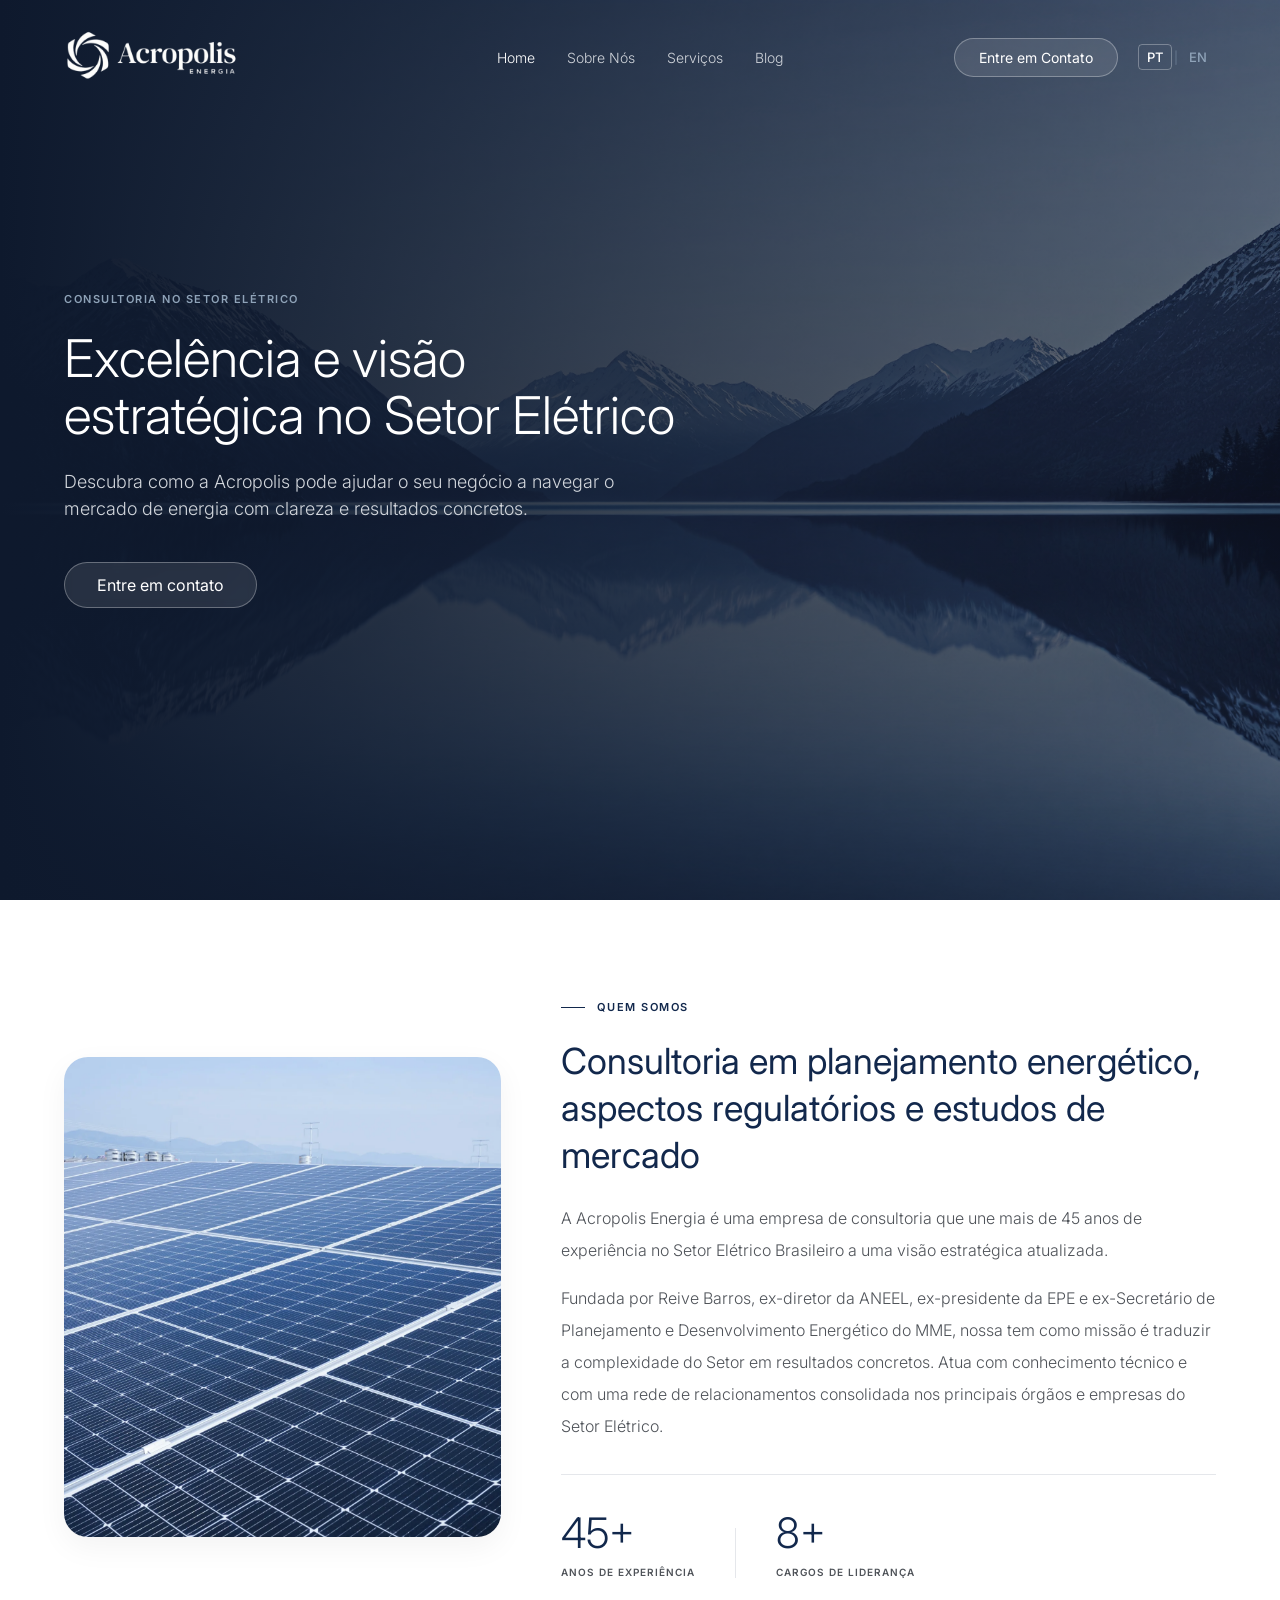
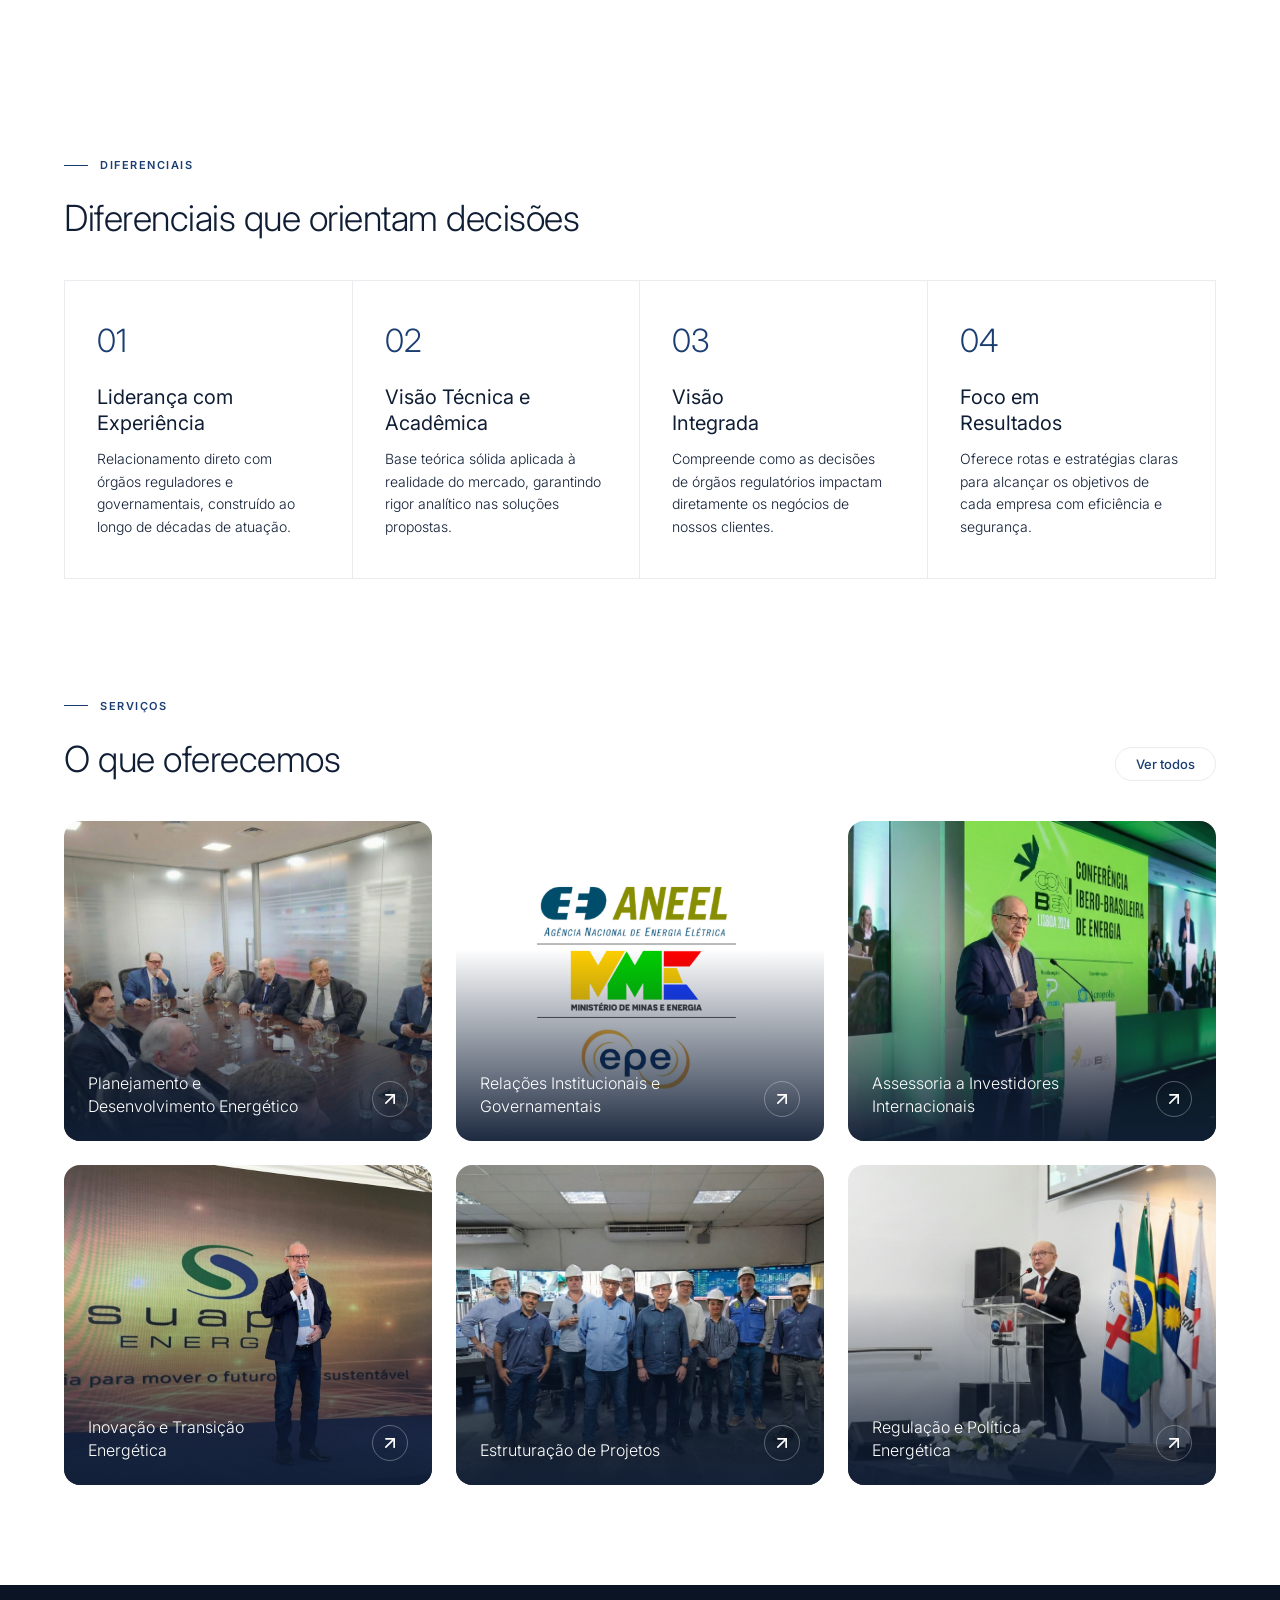
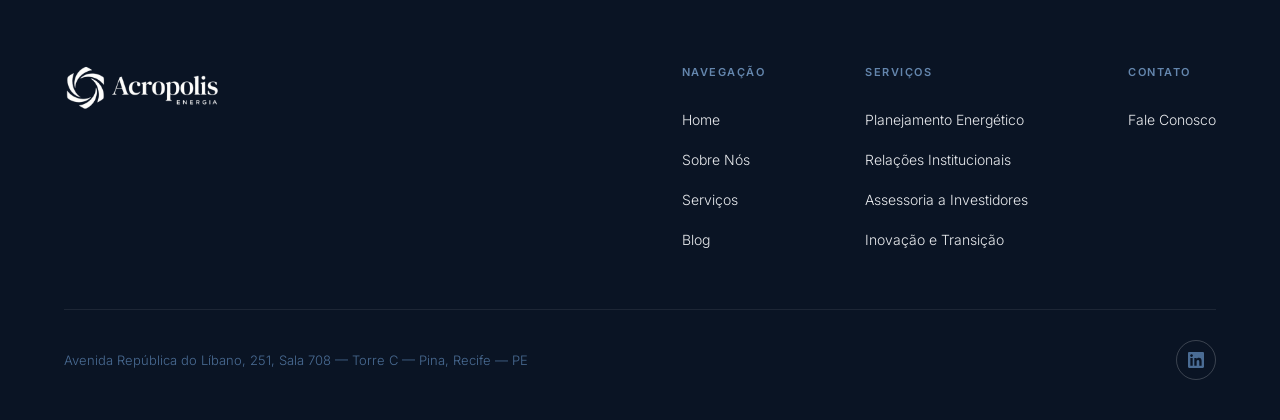
<file: index.html>
<!DOCTYPE html>
<html lang="pt-BR">
<head>
    <!-- Google tag (gtag.js) -->
    <script async src="https://www.googletagmanager.com/gtag/js?id=G-7NF0M60VXJ"></script>
    <script>
    window.dataLayer = window.dataLayer || [];
    function gtag(){dataLayer.push(arguments);}
    gtag('js', new Date());

    gtag('config', 'G-7NF0M60VXJ');
    </script>

    <meta charset="UTF-8">
    <meta name="viewport" content="width=device-width, initial-scale=1.0">
    <title>Acropolis Energia</title>
    <link rel="icon" type="image/png" href="Midia/Logo/Logo-Azul.png">
    <link rel="preconnect" href="https://fonts.googleapis.com">
    <link rel="preconnect" href="https://fonts.gstatic.com" crossorigin>
    <link href="https://fonts.googleapis.com/css2?family=Inter:wght@200;300;400;500;600&display=swap" rel="stylesheet">
    
    <link rel="stylesheet" href="global.css">
    <link rel="stylesheet" href="home.css">
</head>
<body>
    <header class="header">
        <div class="container header-container">
            
            <a href="index.html" class="logo">
                <img src="Midia/Logo/Logo-Branco.png" alt="Acropolis Energia">
            </a>
            
            <nav class="navbar">
                <ul>
                    <li><a href="/" class="active">Home</a></li>
                    <li><a href="/sobre">Sobre Nós</a></li>
                    <li><a href="/servicos">Serviços</a></li>
                    <li><a href="/blog">Blog</a></li>
                </ul>
            </nav>

            <div class="header-actions">
                
                <a href="contato.html" class="btn-primary-header">Entre em Contato</a>

                <div class="header-language-switcher">
                    <a href="/" class="lang-pt active">PT</a>
                    <span class="lang-separator">|</span>
                    <a href="/en/" class="lang-en">EN</a>
                </div>

            </div>

        </div>
    </header>

    <main>
        <section class="hero">
            <div class="container hero-content">
                <span class="hero-subtitle">Consultoria no Setor Elétrico</span>
                <h1 class="hero-title">Excelência e visão<br>estratégica no Setor Elétrico</h1>
                <p class="hero-description">
                    Descubra como a Acropolis pode ajudar o seu negócio a navegar o<br>
                    mercado de energia com clareza e resultados concretos.
                </p>
                <a href="contato.html" class="btn-outline">Entre em contato</a>
            </div>
        </section>

        <section class="about-section">
            <div class="container about-grid">
                
                <div class="about-image">
                    <img src="Midia/Fotos/painel solar.webp" alt="Painéis Solares">
                </div>

                <div class="about-content">
                    <div class="section-subtitle">
                        <span class="line"></span> QUEM SOMOS
                    </div>
                    
                    <h2>Consultoria em planejamento energético, aspectos regulatórios e estudos de mercado</h2>
                    
                    <p>A Acropolis Energia é uma empresa de consultoria que une mais de 45 anos de experiência no Setor Elétrico Brasileiro a uma visão estratégica atualizada.</p>
                    
                    <p>Fundada por Reive Barros, ex-diretor da ANEEL, ex-presidente da EPE e ex-Secretário de Planejamento e Desenvolvimento Energético do MME, nossa tem como  missão é traduzir a complexidade do Setor em resultados concretos. Atua com conhecimento técnico e com uma rede de relacionamentos consolidada nos principais órgãos e empresas do Setor Elétrico.</p>
                    
                    <hr class="divider">
                    
                    <div class="about-stats">
                        <div class="stat-item">
                            <h3>45+</h3>
                            <p>ANOS DE EXPERIÊNCIA</p>
                        </div>
                        
                        <div class="stat-separator"></div>
                        
                        <div class="stat-item">
                            <h3>8+</h3>
                            <p>CARGOS DE LIDERANÇA</p>
                        </div>
                    </div>
                </div>
                
            </div>
        </section>

        <section class="diferenciais-section">
            <div class="container">
                
                <div class="section-header">
                    <div class="section-subtitle">
                        <span class="line"></span> DIFERENCIAIS
                    </div>
                    <h2>Diferenciais que orientam decisões</h2>
                </div>

                <div class="diferenciais-grid">
                    
                    <div class="diferencial-card">
                        <span class="diferencial-number">01</span>
                        <h3>Liderança com Experiência</h3>
                        <p>Relacionamento direto com órgãos reguladores e governamentais, construído ao longo de décadas de atuação.</p>
                    </div>
                    
                    <div class="diferencial-card">
                        <span class="diferencial-number">02</span>
                        <h3>Visão Técnica e Acadêmica</h3>
                        <p>Base teórica sólida aplicada à realidade do mercado, garantindo rigor analítico nas soluções propostas.</p>
                    </div>
                    
                    <div class="diferencial-card">
                        <span class="diferencial-number">03</span>
                        <h3>Visão<br>Integrada</h3>
                        <p>Compreende como as decisões de órgãos regulatórios impactam diretamente os negócios de nossos clientes.</p>
                    </div>
                    
                    <div class="diferencial-card">
                        <span class="diferencial-number">04</span>
                        <h3>Foco em<br>Resultados</h3>
                        <p>Oferece rotas e estratégias claras para alcançar os objetivos de cada empresa com eficiência e segurança.</p>
                    </div>

                </div>
            </div>
        </section>

        <section class="servicos-section">
            <div class="container">
                
                <div class="servicos-header-wrapper">
                    <div class="section-header servicos-header">
                        <div class="section-subtitle">
                            <span class="line"></span> SERVIÇOS
                        </div>
                        <h2>O que oferecemos</h2>
                    </div>
                    <a href="servicos.html" class="btn-ver-todos">Ver todos </a>
                </div>

                <div class="servicos-grid">
                    
                    <a href="servicos.html" class="servico-card">
                        <img src="Midia/Fotos/Planejamento e Desenvolvimento Energético.png" alt="Planejamento e Desenvolvimento Energético" class="servico-bg">
                        <div class="servico-overlay"></div>
                        <div class="servico-content">
                            <h3>Planejamento e<br>Desenvolvimento Energético</h3>
                            <div class="icon-arrow">
                                <svg xmlns="http://www.w3.org/2000/svg" width="20" height="20" viewBox="0 0 24 24" fill="none" stroke="currentColor" stroke-width="2" stroke-linecap="round" stroke-linejoin="round">
                                    <line x1="7" y1="17" x2="17" y2="7"></line>
                                    <polyline points="7 7 17 7 17 17"></polyline>
                                </svg>
                            </div>
                        </div>
                    </a>

                    <a href="servicos.html" class="servico-card">
                        <img src="Midia/Fotos/Relações Institucionais e Governamentais.png" alt="Relações Institucionais e Governamentais" class="servico-bg">
                        <div class="servico-overlay"></div>
                        <div class="servico-content">
                            <h3>Relações Institucionais e<br>Governamentais</h3>
                            <div class="icon-arrow">
                                <svg xmlns="http://www.w3.org/2000/svg" width="20" height="20" viewBox="0 0 24 24" fill="none" stroke="currentColor" stroke-width="2" stroke-linecap="round" stroke-linejoin="round">
                                    <line x1="7" y1="17" x2="17" y2="7"></line>
                                    <polyline points="7 7 17 7 17 17"></polyline>
                                </svg>
                            </div>
                        </div>
                    </a>

                    <a href="servicos.html" class="servico-card">
                        <img src="Midia\Fotos\Reive Barros CONIBEN 24.png" alt="Assessoria a Investidores Internacionais" class="servico-bg">
                        <div class="servico-overlay"></div>
                        <div class="servico-content">
                            <h3>Assessoria a Investidores<br>Internacionais</h3>
                            <div class="icon-arrow">
                                <svg xmlns="http://www.w3.org/2000/svg" width="20" height="20" viewBox="0 0 24 24" fill="none" stroke="currentColor" stroke-width="2" stroke-linecap="round" stroke-linejoin="round">
                                    <line x1="7" y1="17" x2="17" y2="7"></line>
                                    <polyline points="7 7 17 7 17 17"></polyline>
                                </svg>
                            </div>
                        </div>
                    </a>

                    <a href="servicos.html" class="servico-card">
                        <img src="Midia/Blog/Avulso/Apresentacao Suape.jpg" alt="Inovação e Transição Energética" class="servico-bg">
                        <div class="servico-overlay"></div>
                        <div class="servico-content">
                            <h3>Inovação e Transição<br>Energética</h3>
                            <div class="icon-arrow">
                                <svg xmlns="http://www.w3.org/2000/svg" width="20" height="20" viewBox="0 0 24 24" fill="none" stroke="currentColor" stroke-width="2" stroke-linecap="round" stroke-linejoin="round">
                                    <line x1="7" y1="17" x2="17" y2="7"></line>
                                    <polyline points="7 7 17 7 17 17"></polyline>
                                </svg>
                            </div>
                        </div>
                    </a>

                    <a href="servicos.html" class="servico-card">
                        <img src="Midia/Fotos/Estruturação de Projetos.png" alt="Estruturação de Projetos" class="servico-bg">
                        <div class="servico-overlay"></div>
                        <div class="servico-content">
                            <h3>Estruturação de Projetos</h3>
                            <div class="icon-arrow">
                                <svg xmlns="http://www.w3.org/2000/svg" width="20" height="20" viewBox="0 0 24 24" fill="none" stroke="currentColor" stroke-width="2" stroke-linecap="round" stroke-linejoin="round">
                                    <line x1="7" y1="17" x2="17" y2="7"></line>
                                    <polyline points="7 7 17 7 17 17"></polyline>
                                </svg>
                            </div>
                        </div>
                    </a>

                    <a href="servicos.html" class="servico-card">
                        <img src="Midia/Fotos/Regulação e Política Energética.png" alt="Regulação e Política Energética" class="servico-bg">
                        <div class="servico-overlay"></div>
                        <div class="servico-content">
                            <h3>Regulação e Política<br>Energética</h3>
                            <div class="icon-arrow">
                                <svg xmlns="http://www.w3.org/2000/svg" width="20" height="20" viewBox="0 0 24 24" fill="none" stroke="currentColor" stroke-width="2" stroke-linecap="round" stroke-linejoin="round">
                                    <line x1="7" y1="17" x2="17" y2="7"></line>
                                    <polyline points="7 7 17 7 17 17"></polyline>
                                </svg>
                            </div>
                        </div>
                    </a>

                </div>
            </div>
        </section>

        <footer class="footer">
        <div class="container">
            
            <div class="footer-top">
                <div class="footer-logo">
                    <img src="Midia/Logo/Logo-Branco.png" alt="Acropolis Energia">
                </div>

                <div class="footer-links">
                    <div class="footer-column">
                        <h4>NAVEGAÇÃO</h4>
                        <ul>
                            <li><a href="index.html">Home</a></li>
                            <li><a href="sobre.html">Sobre Nós</a></li>
                            <li><a href="servicos.html">Serviços</a></li>
                            <li><a href="blog.html">Blog</a></li>
                        </ul>
                    </div>
                    
                    <div class="footer-column">
                        <h4>SERVIÇOS</h4>
                        <ul>
                            <li><a href="servicos.html">Planejamento Energético</a></li>
                            <li><a href="servicos.html">Relações Institucionais</a></li>
                            <li><a href="servicos.html">Assessoria a Investidores</a></li>
                            <li><a href="servicos.html">Inovação e Transição</a></li>
                        </ul>
                    </div>

                    <div class="footer-column">
                        <h4>CONTATO</h4>
                        <ul>
                            <li><a href="contato.html">Fale Conosco</a></li>
                        </ul>
                    </div>
                </div>
            </div>

            <div class="footer-bottom">
                <p>Avenida República do Líbano, 251, Sala 708 — Torre C — Pina, Recife — PE</p>
                
                <a href="https://www.linkedin.com/in/reivebarros/" class="social-icon" aria-label="LinkedIn">
                    <svg viewBox="0 0 24 24" width="16" height="16" fill="currentColor">
                        <path d="M22.23 0H1.77C.79 0 0 .77 0 1.72v20.56C0 23.23.79 24 1.77 24h20.46c.98 0 1.77-.77 1.77-1.72V1.72C24 .77 23.2 0 22.23 0zM7.06 20.45H3.56V9h3.5v11.45zM5.31 7.44c-1.13 0-2.04-.92-2.04-2.05s.91-2.04 2.04-2.04 2.04.92 2.04 2.04-.91 2.05-2.04 2.05zm15.14 13.01h-3.5v-5.56c0-1.33-.03-3.03-1.85-3.03-1.85 0-2.13 1.45-2.13 2.94v5.65h-3.5V9h3.36v1.56h.05c.47-.89 1.62-1.83 3.33-1.83 3.56 0 4.22 2.34 4.22 5.39v6.33z"/>
                    </svg>
                </a>
            </div>
            
        </div>
    </footer>


<script>
        const header = document.querySelector('.header');
        let ultimaPosicao = window.scrollY;

        window.addEventListener('scroll', () => {
            let posicaoAtual = window.scrollY;

            // 1. Regra de Estilo (Cor e Tamanho)
            // Se saiu do topo, garante que o menu fique azul e com padding menor.
            if (posicaoAtual > 50) {
                header.classList.add('scrolled');
            } else {
                // Só volta a ficar transparente e com padding grande no topo absoluto.
                header.classList.remove('scrolled');
            }

            // 2. Regra de Movimento (Esconder / Mostrar)
            if (posicaoAtual > ultimaPosicao && posicaoAtual > 100) {
                // Rolou para BAIXO: Esconde o menu sem alterar a cor ou o tamanho
                header.classList.add('hidden');
            } 
            else if (posicaoAtual < ultimaPosicao) {
                // Rolou para CIMA: Mostra o menu
                header.classList.remove('hidden');
            }

            ultimaPosicao = posicaoAtual;
        });
    </script>


    
</body>
</html>
</file>
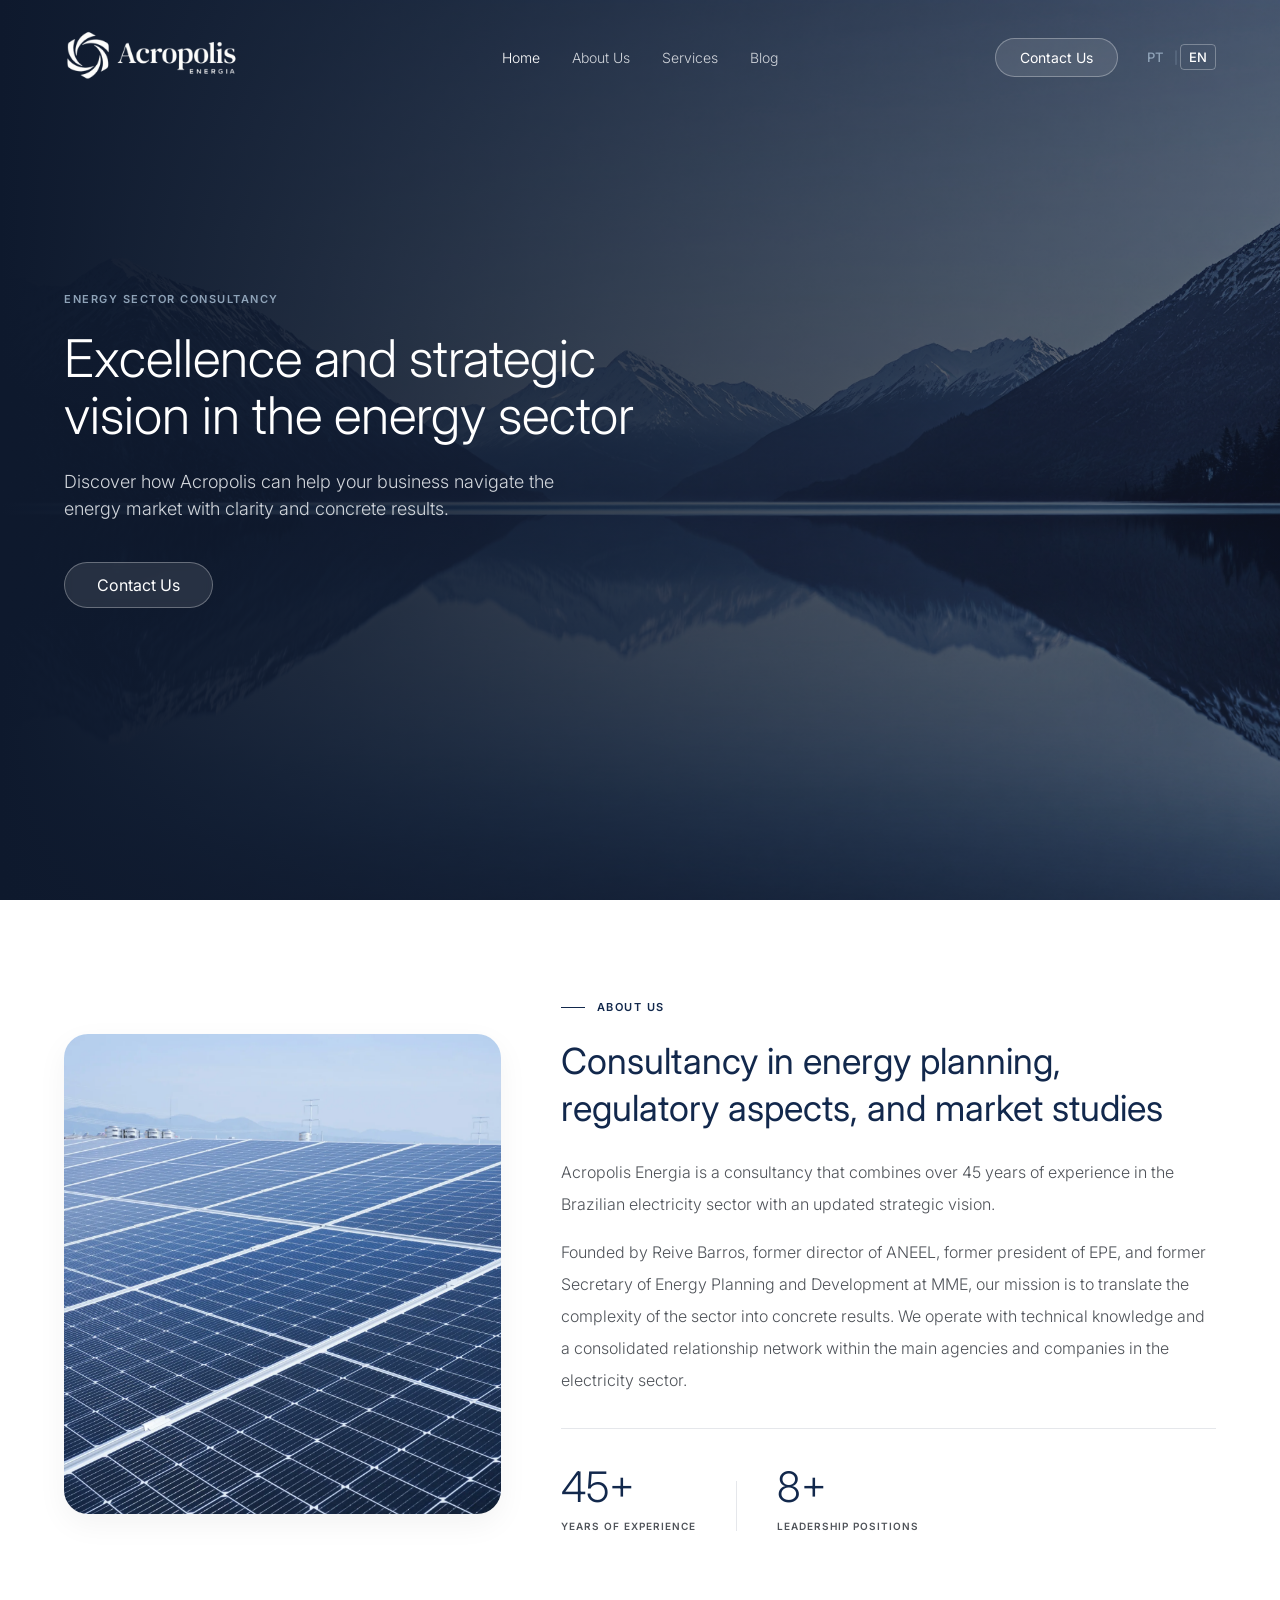
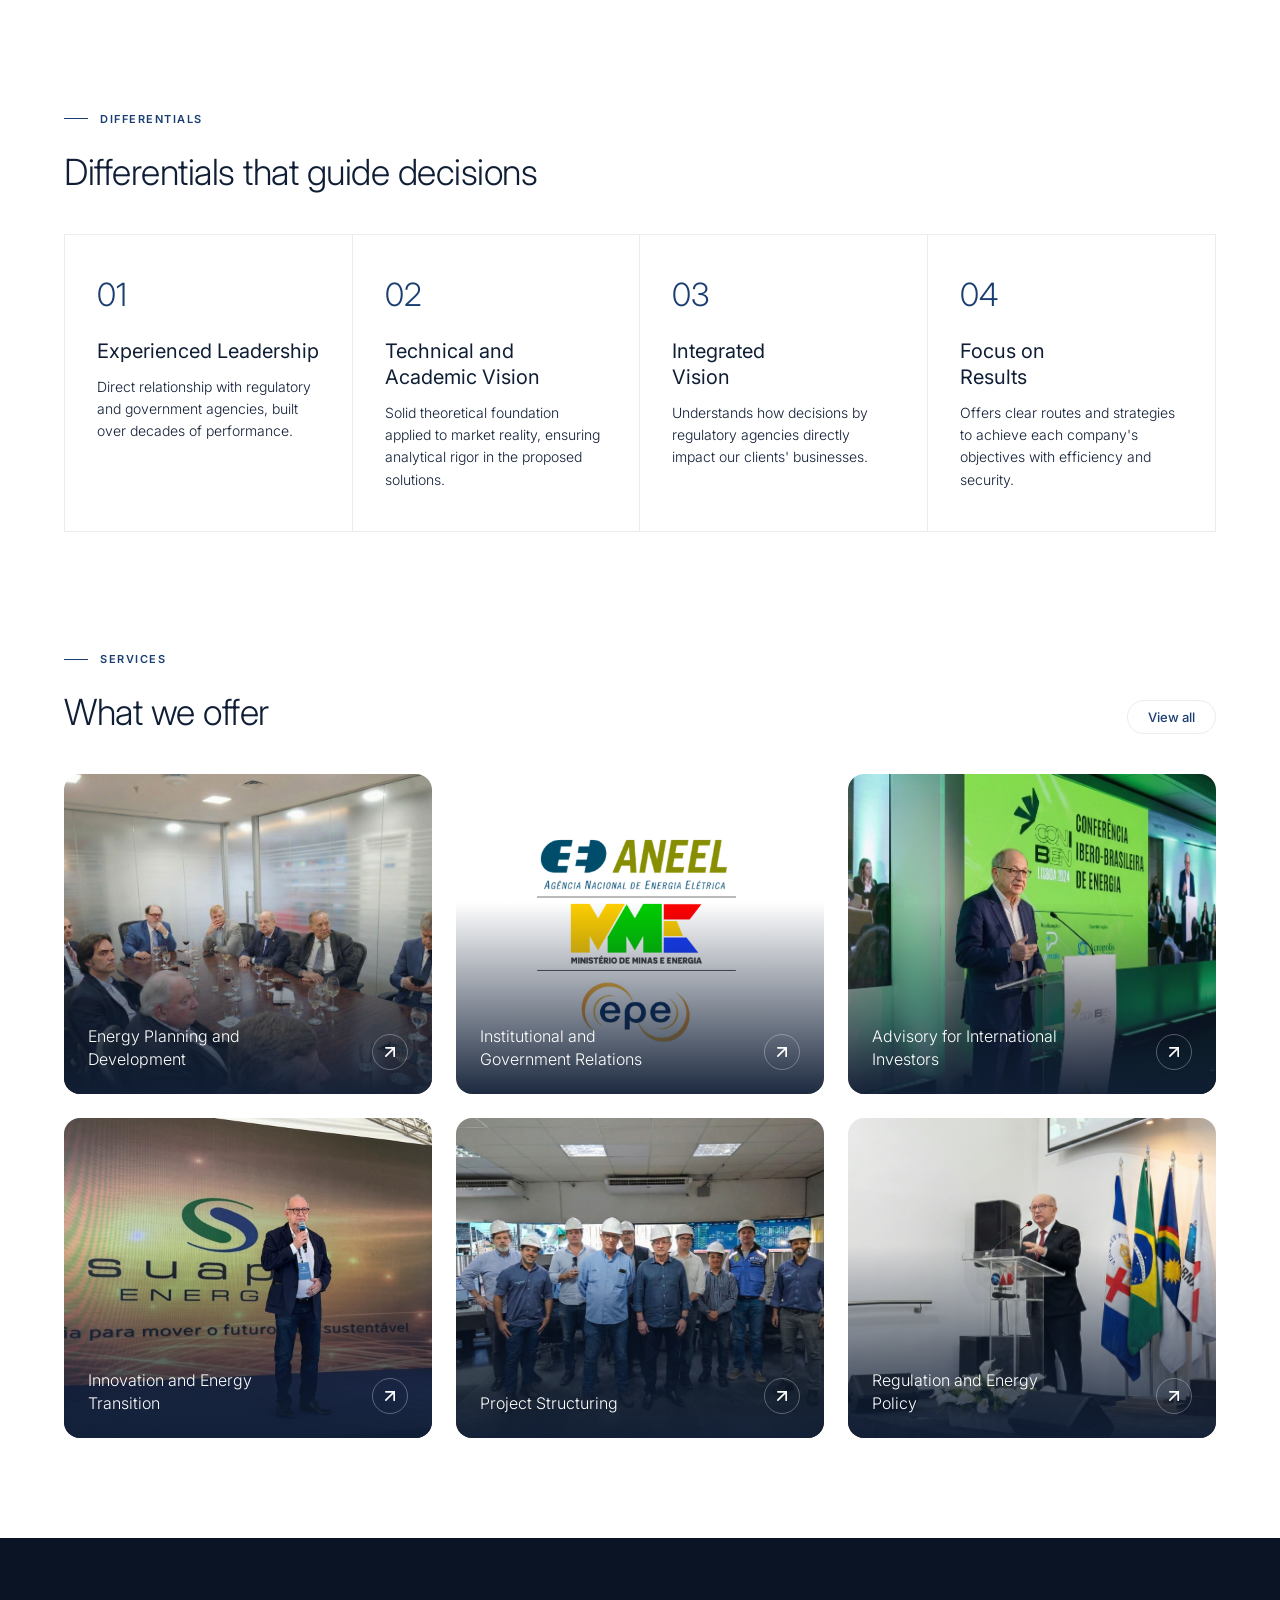
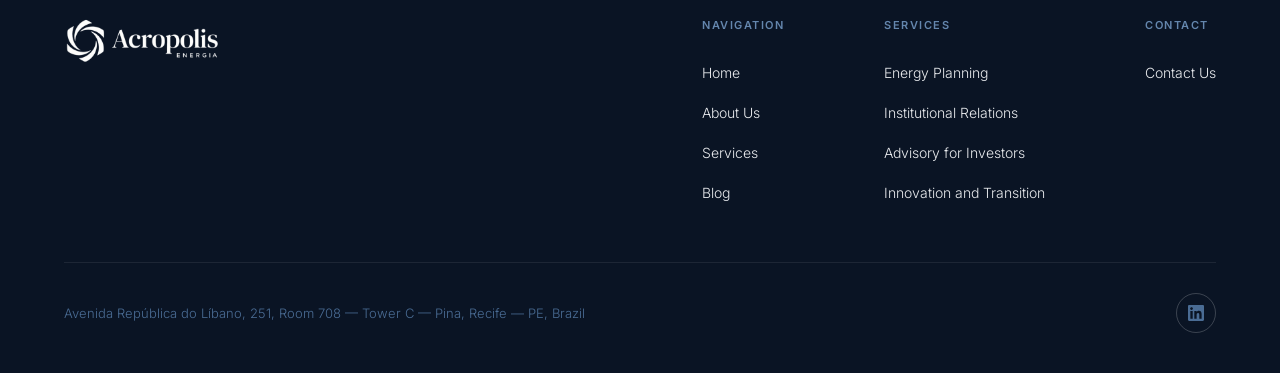
<file: en/index.html>
<!DOCTYPE html>
<html lang="en">
<head>
    <!-- Google tag (gtag.js) -->
    <script async src="https://www.googletagmanager.com/gtag/js?id=G-7NF0M60VXJ"></script>
    <script>
    window.dataLayer = window.dataLayer || [];
    function gtag(){dataLayer.push(arguments);}
    gtag('js', new Date());

    gtag('config', 'G-7NF0M60VXJ');
    </script>
    
    <meta charset="UTF-8">
    <meta name="viewport" content="width=device-width, initial-scale=1.0">
    <title>Acropolis Energia</title>
    <link rel="icon" type="image/png" href="../Midia/Logo/Logo-Azul.png">
    <link rel="preconnect" href="https://fonts.googleapis.com">
    <link rel="preconnect" href="https://fonts.gstatic.com" crossorigin>
    <link href="https://fonts.googleapis.com/css2?family=Inter:wght@200;300;400;500;600&display=swap" rel="stylesheet">
    
    <link rel="stylesheet" href="../global.css">
    <link rel="stylesheet" href="../home.css">
</head>
<body>
    <header class="header">
        <div class="container header-container">
            
            <a href="index.html" class="logo">
                <img src="../Midia/Logo/Logo-Branco.png" alt="Acropolis Energia">
            </a>
            
            <nav class="navbar">
                <ul>
                    <li><a href="/en/" class="active">Home</a></li>
                    <li><a href="/en/sobre">About Us</a></li>
                    <li><a href="/en/servicos">Services</a></li>
                    <li><a href="/en/blog">Blog</a></li>
                </ul>
            </nav>

            <div class="header-actions">
                
                <a href="contato.html" class="btn-primary-header">Contact Us</a>

                <div class="header-language-switcher">
                    <a href="/" class="lang-pt">PT</a>
                    <span class="lang-separator">|</span>
                    <a href="/en/" class="lang-en active">EN</a>
                </div>

            </div>

        </div>
    </header>

    <main>
        <section class="hero">
            <div class="container hero-content">
                <span class="hero-subtitle">Energy Sector Consultancy</span>
                <h1 class="hero-title">Excellence and strategic<br>vision in the energy sector</h1>
                <p class="hero-description">
                    Discover how Acropolis can help your business navigate the<br>
                    energy market with clarity and concrete results.
                </p>
                <a href="contato.html" class="btn-outline">Contact Us</a>
            </div>
        </section>

        <section class="about-section">
            <div class="container about-grid">
                
                <div class="about-image">
                    <img src="../Midia/Fotos/painel solar.webp" alt="Solar Panels">
                </div>

                <div class="about-content">
                    <div class="section-subtitle">
                        <span class="line"></span> ABOUT US
                    </div>
                    
                    <h2>Consultancy in energy planning, regulatory aspects, and market studies</h2>
                    
                    <p>Acropolis Energia is a consultancy that combines over 45 years of experience in the Brazilian electricity sector with an updated strategic vision.</p>
                    
                    <p>Founded by Reive Barros, former director of ANEEL, former president of EPE, and former Secretary of Energy Planning and Development at MME, our mission is to translate the complexity of the sector into concrete results. We operate with technical knowledge and a consolidated relationship network within the main agencies and companies in the electricity sector.</p>
                    
                    <hr class="divider">
                    
                    <div class="about-stats">
                        <div class="stat-item">
                            <h3>45+</h3>
                            <p>YEARS OF EXPERIENCE</p>
                        </div>
                        
                        <div class="stat-separator"></div>
                        
                        <div class="stat-item">
                            <h3>8+</h3>
                            <p>LEADERSHIP POSITIONS</p>
                        </div>
                    </div>
                </div>
                
            </div>
        </section>

        <section class="diferenciais-section">
            <div class="container">
                
                <div class="section-header">
                    <div class="section-subtitle">
                        <span class="line"></span> DIFFERENTIALS
                    </div>
                    <h2>Differentials that guide decisions</h2>
                </div>

                <div class="diferenciais-grid">
                    
                    <div class="diferencial-card">
                        <span class="diferencial-number">01</span>
                        <h3>Experienced Leadership</h3>
                        <p>Direct relationship with regulatory and government agencies, built over decades of performance.</p>
                    </div>
                    
                    <div class="diferencial-card">
                        <span class="diferencial-number">02</span>
                        <h3>Technical and Academic Vision</h3>
                        <p>Solid theoretical foundation applied to market reality, ensuring analytical rigor in the proposed solutions.</p>
                    </div>
                    
                    <div class="diferencial-card">
                        <span class="diferencial-number">03</span>
                        <h3>Integrated<br>Vision</h3>
                        <p>Understands how decisions by regulatory agencies directly impact our clients' businesses.</p>
                    </div>
                    
                    <div class="diferencial-card">
                        <span class="diferencial-number">04</span>
                        <h3>Focus on<br>Results</h3>
                        <p>Offers clear routes and strategies to achieve each company's objectives with efficiency and security.</p>
                    </div>

                </div>
            </div>
        </section>

        <section class="servicos-section">
            <div class="container">
                
                <div class="servicos-header-wrapper">
                    <div class="section-header servicos-header">
                        <div class="section-subtitle">
                            <span class="line"></span> SERVICES
                        </div>
                        <h2>What we offer</h2>
                    </div>
                    <a href="servicos.html" class="btn-ver-todos">View all </a>
                </div>

                <div class="servicos-grid">
                    
                    <a href="servicos.html" class="servico-card">
                        <img src="../Midia/Fotos/Planejamento e Desenvolvimento Energético.png" alt="Energy Planning and Development" class="servico-bg">
                        <div class="servico-overlay"></div>
                        <div class="servico-content">
                            <h3>Energy Planning and<br>Development</h3>
                            <div class="icon-arrow">
                                <svg xmlns="http://www.w3.org/2000/svg" width="20" height="20" viewBox="0 0 24 24" fill="none" stroke="currentColor" stroke-width="2" stroke-linecap="round" stroke-linejoin="round">
                                    <line x1="7" y1="17" x2="17" y2="7"></line>
                                    <polyline points="7 7 17 7 17 17"></polyline>
                                </svg>
                            </div>
                        </div>
                    </a>

                    <a href="servicos.html" class="servico-card">
                        <img src="../Midia/Fotos/Relações Institucionais e Governamentais.png" alt="Institutional and Government Relations" class="servico-bg">
                        <div class="servico-overlay"></div>
                        <div class="servico-content">
                            <h3>Institutional and<br>Government Relations</h3>
                            <div class="icon-arrow">
                                <svg xmlns="http://www.w3.org/2000/svg" width="20" height="20" viewBox="0 0 24 24" fill="none" stroke="currentColor" stroke-width="2" stroke-linecap="round" stroke-linejoin="round">
                                    <line x1="7" y1="17" x2="17" y2="7"></line>
                                    <polyline points="7 7 17 7 17 17"></polyline>
                                </svg>
                            </div>
                        </div>
                    </a>

                    <a href="servicos.html" class="servico-card">
                        <img src="../Midia\Fotos\Reive Barros CONIBEN 24.png" alt="Advisory for International Investors" class="servico-bg">
                        <div class="servico-overlay"></div>
                        <div class="servico-content">
                            <h3>Advisory for International<br>Investors</h3>
                            <div class="icon-arrow">
                                <svg xmlns="http://www.w3.org/2000/svg" width="20" height="20" viewBox="0 0 24 24" fill="none" stroke="currentColor" stroke-width="2" stroke-linecap="round" stroke-linejoin="round">
                                    <line x1="7" y1="17" x2="17" y2="7"></line>
                                    <polyline points="7 7 17 7 17 17"></polyline>
                                </svg>
                            </div>
                        </div>
                    </a>

                    <a href="servicos.html" class="servico-card">
                        <img src="../Midia/Blog/Avulso/Apresentacao Suape.jpg" alt="Innovation and Energy Transition" class="servico-bg">
                        <div class="servico-overlay"></div>
                        <div class="servico-content">
                            <h3>Innovation and Energy<br>Transition</h3>
                            <div class="icon-arrow">
                                <svg xmlns="http://www.w3.org/2000/svg" width="20" height="20" viewBox="0 0 24 24" fill="none" stroke="currentColor" stroke-width="2" stroke-linecap="round" stroke-linejoin="round">
                                    <line x1="7" y1="17" x2="17" y2="7"></line>
                                    <polyline points="7 7 17 7 17 17"></polyline>
                                </svg>
                            </div>
                        </div>
                    </a>

                    <a href="servicos.html" class="servico-card">
                        <img src="../Midia/Fotos/Estruturação de Projetos.png" alt="Project Structuring" class="servico-bg">
                        <div class="servico-overlay"></div>
                        <div class="servico-content">
                            <h3>Project Structuring</h3>
                            <div class="icon-arrow">
                                <svg xmlns="http://www.w3.org/2000/svg" width="20" height="20" viewBox="0 0 24 24" fill="none" stroke="currentColor" stroke-width="2" stroke-linecap="round" stroke-linejoin="round">
                                    <line x1="7" y1="17" x2="17" y2="7"></line>
                                    <polyline points="7 7 17 7 17 17"></polyline>
                                </svg>
                            </div>
                        </div>
                    </a>

                    <a href="servicos.html" class="servico-card">
                        <img src="../Midia/Fotos/Regulação e Política Energética.png" alt="Regulation and Energy Policy" class="servico-bg">
                        <div class="servico-overlay"></div>
                        <div class="servico-content">
                            <h3>Regulation and Energy<br>Policy</h3>
                            <div class="icon-arrow">
                                <svg xmlns="http://www.w3.org/2000/svg" width="20" height="20" viewBox="0 0 24 24" fill="none" stroke="currentColor" stroke-width="2" stroke-linecap="round" stroke-linejoin="round">
                                    <line x1="7" y1="17" x2="17" y2="7"></line>
                                    <polyline points="7 7 17 7 17 17"></polyline>
                                </svg>
                            </div>
                        </div>
                    </a>

                </div>
            </div>
        </section>

        <footer class="footer">
        <div class="container">
            
            <div class="footer-top">
                <div class="footer-logo">
                    <img src="../Midia/Logo/Logo-Branco.png" alt="Acropolis Energia">
                </div>

                <div class="footer-links">
                    <div class="footer-column">
                        <h4>NAVIGATION</h4>
                        <ul>
                            <li><a href="index.html">Home</a></li>
                            <li><a href="sobre.html">About Us</a></li>
                            <li><a href="servicos.html">Services</a></li>
                            <li><a href="blog.html">Blog</a></li>
                        </ul>
                    </div>
                    
                    <div class="footer-column">
                        <h4>SERVICES</h4>
                        <ul>
                            <li><a href="servicos.html">Energy Planning</a></li>
                            <li><a href="servicos.html">Institutional Relations</a></li>
                            <li><a href="servicos.html">Advisory for Investors</a></li>
                            <li><a href="servicos.html">Innovation and Transition</a></li>
                        </ul>
                    </div>

                    <div class="footer-column">
                        <h4>CONTACT</h4>
                        <ul>
                            <li><a href="contato.html">Contact Us</a></li>
                        </ul>
                    </div>
                </div>
            </div>

            <div class="footer-bottom">
                <p>Avenida República do Líbano, 251, Room 708 — Tower C — Pina, Recife — PE, Brazil</p>
                
                <a href="https://www.linkedin.com/in/reivebarros/" class="social-icon" aria-label="LinkedIn">
                    <svg viewBox="0 0 24 24" width="16" height="16" fill="currentColor">
                        <path d="M22.23 0H1.77C.79 0 0 .77 0 1.72v20.56C0 23.23.79 24 1.77 24h20.46c.98 0 1.77-.77 1.77-1.72V1.72C24 .77 23.2 0 22.23 0zM7.06 20.45H3.56V9h3.5v11.45zM5.31 7.44c-1.13 0-2.04-.92-2.04-2.05s.91-2.04 2.04-2.04 2.04.92 2.04 2.04-.91 2.05-2.04 2.05zm15.14 13.01h-3.5v-5.56c0-1.33-.03-3.03-1.85-3.03-1.85 0-2.13 1.45-2.13 2.94v5.65h-3.5V9h3.36v1.56h.05c.47-.89 1.62-1.83 3.33-1.83 3.56 0 4.22 2.34 4.22 5.39v6.33z"/>
                    </svg>
                </a>
            </div>
            
        </div>
    </footer>

    <script>
        const header = document.querySelector('.header');
        let ultimaPosicao = window.scrollY;

        window.addEventListener('scroll', () => {
            let posicaoAtual = window.scrollY;

            // 1. Regra de Estilo (Cor e Tamanho)
            if (posicaoAtual > 50) {
                header.classList.add('scrolled');
            } else {
                header.classList.remove('scrolled');
            }

            // 2. Regra de Movimento (Esconder / Mostrar)
            if (posicaoAtual > ultimaPosicao && posicaoAtual > 100) {
                header.classList.add('hidden');
            } 
            else if (posicaoAtual < ultimaPosicao) {
                header.classList.remove('hidden');
            }

            ultimaPosicao = posicaoAtual;
        });
    </script>
</body>
</html>
</file>
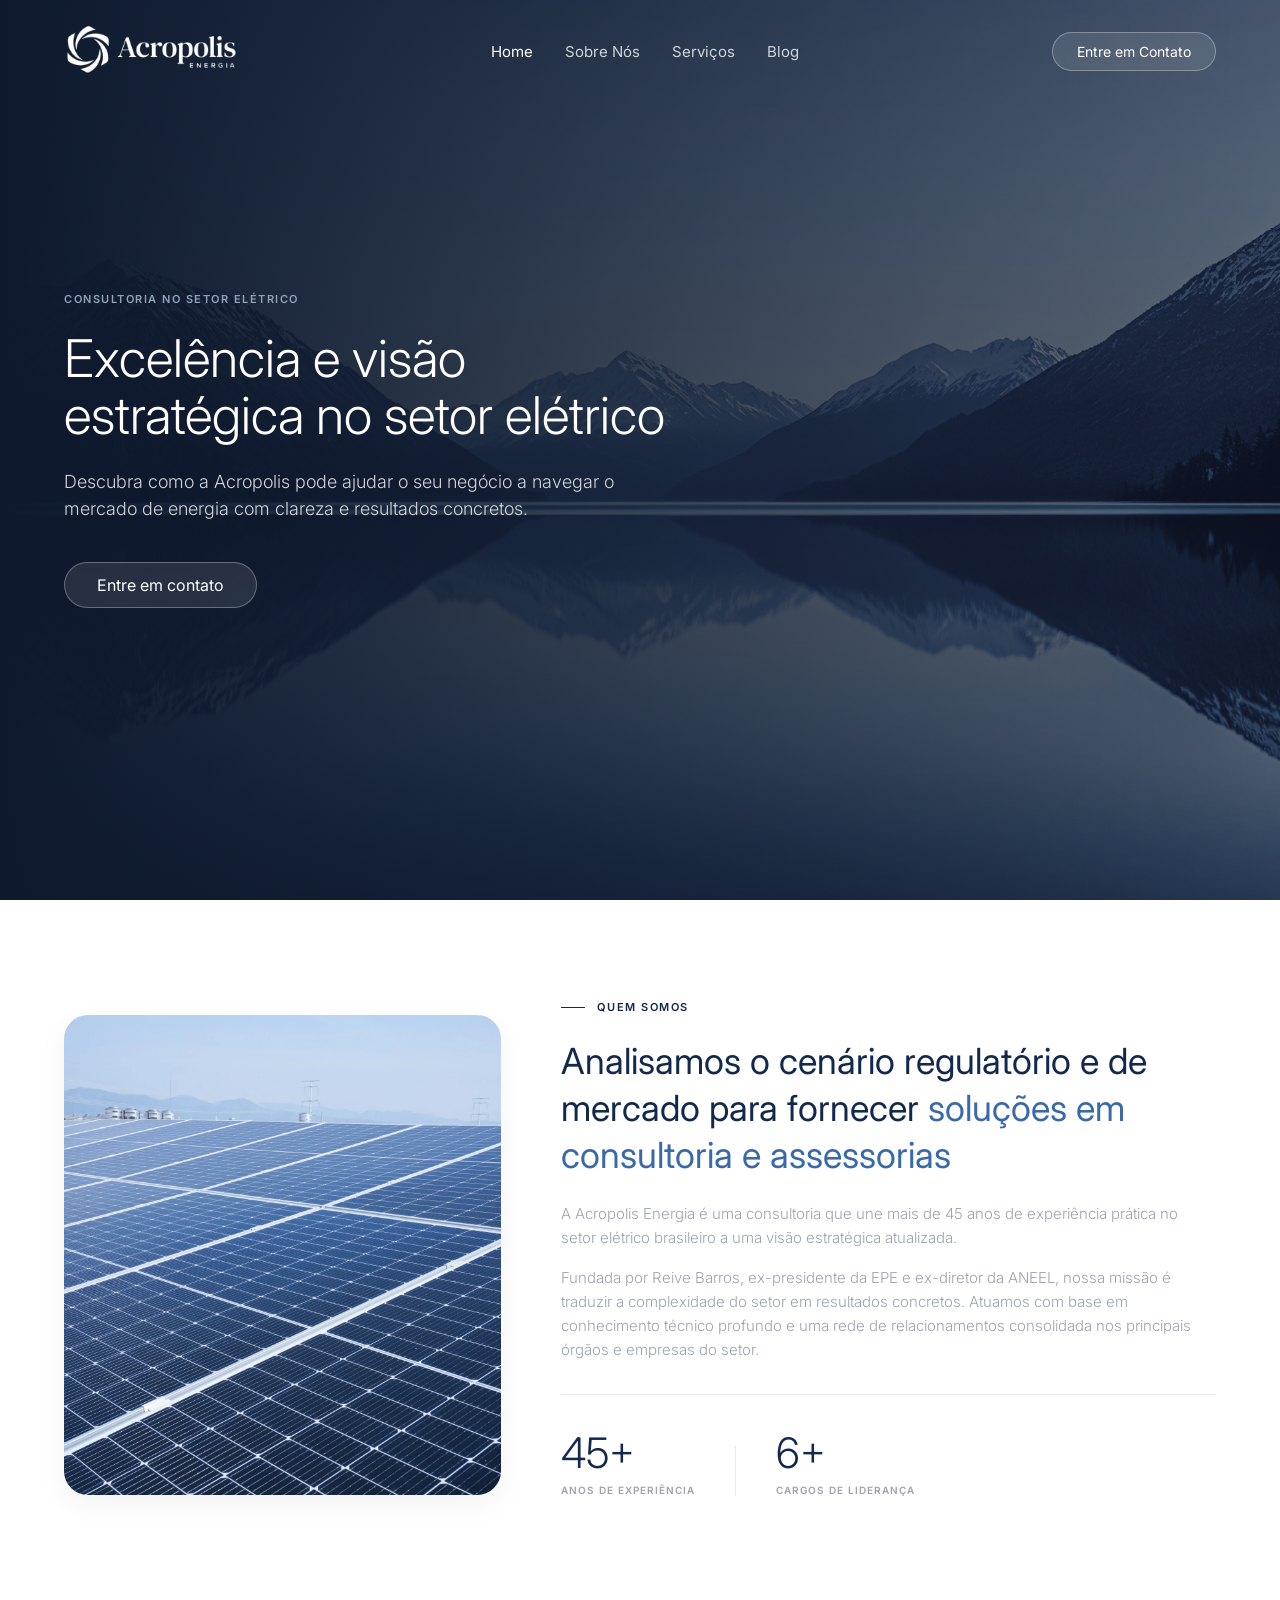
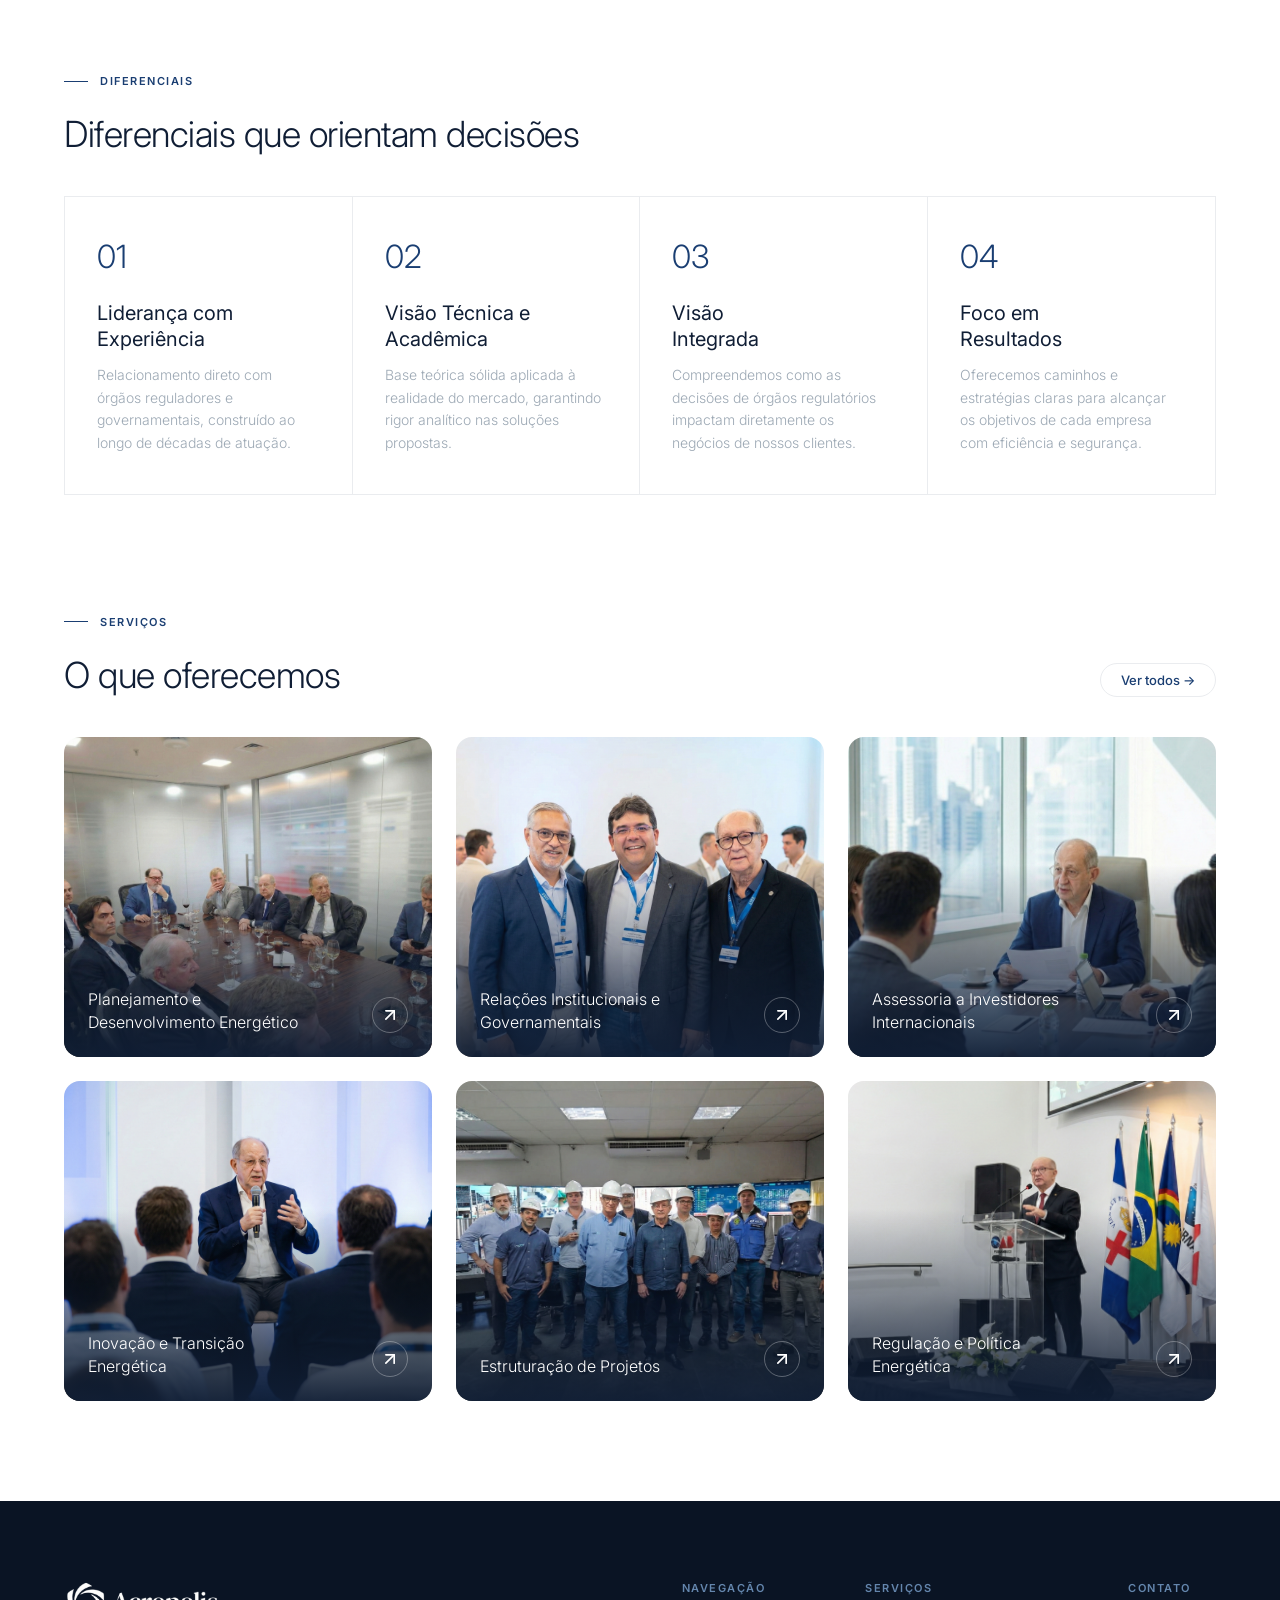
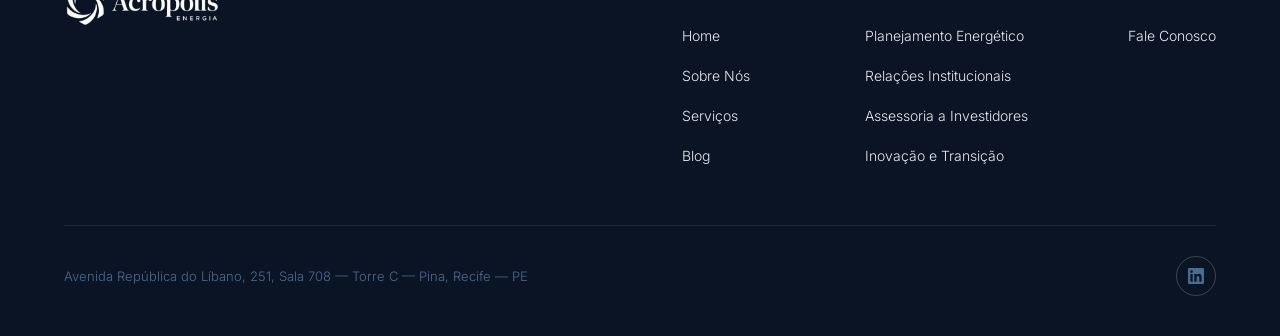
<file: Site.v2/index.html>
<!DOCTYPE html>
<html lang="pt-BR">
<head>
    <meta charset="UTF-8">
    <meta name="viewport" content="width=device-width, initial-scale=1.0">
    <title>Acropolis Energia</title>
    <link rel="preconnect" href="https://fonts.googleapis.com">
    <link rel="preconnect" href="https://fonts.gstatic.com" crossorigin>
    <link href="https://fonts.googleapis.com/css2?family=Inter:wght@200;300;400;500;600&display=swap" rel="stylesheet">
    
    <link rel="stylesheet" href="global.css">
    <link rel="stylesheet" href="home.css">
</head>
<body>
    <header class="header">
        <div class="container header-container">
            <a href="index.html" class="logo">
                <img src="Midia/Logo/Logo-Branco.png" alt="Acropolis Energia">
            </a>
            
            <nav class="navbar">
                <ul>
                    <li><a href="index.html" class="active">Home</a></li>
                    <li><a href="sobre.html">Sobre Nós</a></li>
                    <li><a href="servicos.html">Serviços</a></li>
                    <li><a href="blog.html" >Blog</a></li>
                </ul>
            </nav>

            <a href="contato.html" class="btn-primary-header">Entre em Contato</a>
        </div>
    </header>

    <main>
        <section class="hero">
            <div class="container hero-content">
                <span class="hero-subtitle">Consultoria no setor elétrico</span>
                <h1 class="hero-title">Excelência e visão<br>estratégica no setor elétrico</h1>
                <p class="hero-description">
                    Descubra como a Acropolis pode ajudar o seu negócio a navegar o<br>
                    mercado de energia com clareza e resultados concretos.
                </p>
                <a href="contato.html" class="btn-outline">Entre em contato</a>
            </div>
        </section>

        <section class="about-section">
            <div class="container about-grid">
                
                <div class="about-image">
                    <img src="Midia/Fotos/painel solar.webp" alt="Painéis Solares">
                </div>

                <div class="about-content">
                    <div class="section-subtitle">
                        <span class="line"></span> QUEM SOMOS
                    </div>
                    
                    <h2>Analisamos o cenário regulatório e de mercado para fornecer <span class="highlight">soluções em consultoria e assessorias</span> </h2>
                    
                    <p>A Acropolis Energia é uma consultoria que une mais de 45 anos de experiência prática no setor elétrico brasileiro a uma visão estratégica atualizada.</p>
                    
                    <p>Fundada por Reive Barros, ex-presidente da EPE e ex-diretor da ANEEL, nossa missão é traduzir a complexidade do setor em resultados concretos. Atuamos com base em conhecimento técnico profundo e uma rede de relacionamentos consolidada nos principais órgãos e empresas do setor.</p>
                    
                    <hr class="divider">
                    
                    <div class="about-stats">
                        <div class="stat-item">
                            <h3>45+</h3>
                            <p>ANOS DE EXPERIÊNCIA</p>
                        </div>
                        
                        <div class="stat-separator"></div>
                        
                        <div class="stat-item">
                            <h3>6+</h3>
                            <p>CARGOS DE LIDERANÇA</p>
                        </div>
                    </div>
                </div>
                
            </div>
        </section>

        <section class="diferenciais-section">
            <div class="container">
                
                <div class="section-header">
                    <div class="section-subtitle">
                        <span class="line"></span> DIFERENCIAIS
                    </div>
                    <h2>Diferenciais que orientam decisões</h2>
                </div>

                <div class="diferenciais-grid">
                    
                    <div class="diferencial-card">
                        <span class="diferencial-number">01</span>
                        <h3>Liderança com Experiência</h3>
                        <p>Relacionamento direto com órgãos reguladores e governamentais, construído ao longo de décadas de atuação.</p>
                    </div>
                    
                    <div class="diferencial-card">
                        <span class="diferencial-number">02</span>
                        <h3>Visão Técnica e Acadêmica</h3>
                        <p>Base teórica sólida aplicada à realidade do mercado, garantindo rigor analítico nas soluções propostas.</p>
                    </div>
                    
                    <div class="diferencial-card">
                        <span class="diferencial-number">03</span>
                        <h3>Visão<br>Integrada</h3>
                        <p>Compreendemos como as decisões de órgãos regulatórios impactam diretamente os negócios de nossos clientes.</p>
                    </div>
                    
                    <div class="diferencial-card">
                        <span class="diferencial-number">04</span>
                        <h3>Foco em<br>Resultados</h3>
                        <p>Oferecemos caminhos e estratégias claras para alcançar os objetivos de cada empresa com eficiência e segurança.</p>
                    </div>

                </div>
            </div>
        </section>

        <section class="servicos-section">
            <div class="container">
                
                <div class="servicos-header-wrapper">
                    <div class="section-header servicos-header">
                        <div class="section-subtitle">
                            <span class="line"></span> SERVIÇOS
                        </div>
                        <h2>O que oferecemos</h2>
                    </div>
                    <a href="servicos.html" class="btn-ver-todos">Ver todos &rarr;</a>
                </div>

                <div class="servicos-grid">
                    
                    <a href="servicos.html" class="servico-card">
                        <img src="Midia/Fotos/Planejamento e Desenvolvimento Energético.png" alt="Planejamento e Desenvolvimento Energético" class="servico-bg">
                        <div class="servico-overlay"></div>
                        <div class="servico-content">
                            <h3>Planejamento e<br>Desenvolvimento Energético</h3>
                            <div class="icon-arrow">
                                <svg xmlns="http://www.w3.org/2000/svg" width="20" height="20" viewBox="0 0 24 24" fill="none" stroke="currentColor" stroke-width="2" stroke-linecap="round" stroke-linejoin="round">
                                    <line x1="7" y1="17" x2="17" y2="7"></line>
                                    <polyline points="7 7 17 7 17 17"></polyline>
                                </svg>
                            </div>
                        </div>
                    </a>

                    <a href="servicos.html" class="servico-card">
                        <img src="Midia/Fotos/Relações Institucionais e Governamentais.png" alt="Relações Institucionais e Governamentais" class="servico-bg">
                        <div class="servico-overlay"></div>
                        <div class="servico-content">
                            <h3>Relações Institucionais e<br>Governamentais</h3>
                            <div class="icon-arrow">
                                <svg xmlns="http://www.w3.org/2000/svg" width="20" height="20" viewBox="0 0 24 24" fill="none" stroke="currentColor" stroke-width="2" stroke-linecap="round" stroke-linejoin="round">
                                    <line x1="7" y1="17" x2="17" y2="7"></line>
                                    <polyline points="7 7 17 7 17 17"></polyline>
                                </svg>
                            </div>
                        </div>
                    </a>

                    <a href="servicos.html" class="servico-card">
                        <img src="Midia/Fotos/Assessoria a Investidores Internacionais.png" alt="Assessoria a Investidores Internacionais" class="servico-bg">
                        <div class="servico-overlay"></div>
                        <div class="servico-content">
                            <h3>Assessoria a Investidores<br>Internacionais</h3>
                            <div class="icon-arrow">
                                <svg xmlns="http://www.w3.org/2000/svg" width="20" height="20" viewBox="0 0 24 24" fill="none" stroke="currentColor" stroke-width="2" stroke-linecap="round" stroke-linejoin="round">
                                    <line x1="7" y1="17" x2="17" y2="7"></line>
                                    <polyline points="7 7 17 7 17 17"></polyline>
                                </svg>
                            </div>
                        </div>
                    </a>

                    <a href="servicos.html" class="servico-card">
                        <img src="Midia/Fotos/Inovação e Transição Energética.png" alt="Inovação e Transição Energética" class="servico-bg">
                        <div class="servico-overlay"></div>
                        <div class="servico-content">
                            <h3>Inovação e Transição<br>Energética</h3>
                            <div class="icon-arrow">
                                <svg xmlns="http://www.w3.org/2000/svg" width="20" height="20" viewBox="0 0 24 24" fill="none" stroke="currentColor" stroke-width="2" stroke-linecap="round" stroke-linejoin="round">
                                    <line x1="7" y1="17" x2="17" y2="7"></line>
                                    <polyline points="7 7 17 7 17 17"></polyline>
                                </svg>
                            </div>
                        </div>
                    </a>

                    <a href="servicos.html" class="servico-card">
                        <img src="Midia/Fotos/Estruturação de Projetos.png" alt="Estruturação de Projetos" class="servico-bg">
                        <div class="servico-overlay"></div>
                        <div class="servico-content">
                            <h3>Estruturação de Projetos</h3>
                            <div class="icon-arrow">
                                <svg xmlns="http://www.w3.org/2000/svg" width="20" height="20" viewBox="0 0 24 24" fill="none" stroke="currentColor" stroke-width="2" stroke-linecap="round" stroke-linejoin="round">
                                    <line x1="7" y1="17" x2="17" y2="7"></line>
                                    <polyline points="7 7 17 7 17 17"></polyline>
                                </svg>
                            </div>
                        </div>
                    </a>

                    <a href="servicos.html" class="servico-card">
                        <img src="Midia/Fotos/Regulação e Política Energética.png" alt="Regulação e Política Energética" class="servico-bg">
                        <div class="servico-overlay"></div>
                        <div class="servico-content">
                            <h3>Regulação e Política<br>Energética</h3>
                            <div class="icon-arrow">
                                <svg xmlns="http://www.w3.org/2000/svg" width="20" height="20" viewBox="0 0 24 24" fill="none" stroke="currentColor" stroke-width="2" stroke-linecap="round" stroke-linejoin="round">
                                    <line x1="7" y1="17" x2="17" y2="7"></line>
                                    <polyline points="7 7 17 7 17 17"></polyline>
                                </svg>
                            </div>
                        </div>
                    </a>

                </div>
            </div>
        </section>

        </main> <footer class="footer">
        <div class="container">
            
            <div class="footer-top">
                <div class="footer-logo">
                    <img src="Midia/Logo/Logo-Branco.png" alt="Acropolis Energia">
                </div>

                <div class="footer-links">
                    <div class="footer-column">
                        <h4>NAVEGAÇÃO</h4>
                        <ul>
                            <li><a href="index.html">Home</a></li>
                            <li><a href="sobre.html">Sobre Nós</a></li>
                            <li><a href="servicos.html">Serviços</a></li>
                            <li><a href="blog.html">Blog</a></li>
                        </ul>
                    </div>
                    
                    <div class="footer-column">
                        <h4>SERVIÇOS</h4>
                        <ul>
                            <li><a href="servicos.html">Planejamento Energético</a></li>
                            <li><a href="servicos.html">Relações Institucionais</a></li>
                            <li><a href="servicos.html">Assessoria a Investidores</a></li>
                            <li><a href="servicos.html">Inovação e Transição</a></li>
                        </ul>
                    </div>

                    <div class="footer-column">
                        <h4>CONTATO</h4>
                        <ul>
                            <li><a href="contato.html">Fale Conosco</a></li>
                        </ul>
                    </div>
                </div>
            </div>

            <div class="footer-bottom">
                <p>Avenida República do Líbano, 251, Sala 708 — Torre C — Pina, Recife — PE</p>
                
                <a href="https://www.linkedin.com/in/reivebarros/" class="social-icon" aria-label="LinkedIn">
                    <svg viewBox="0 0 24 24" width="16" height="16" fill="currentColor">
                        <path d="M22.23 0H1.77C.79 0 0 .77 0 1.72v20.56C0 23.23.79 24 1.77 24h20.46c.98 0 1.77-.77 1.77-1.72V1.72C24 .77 23.2 0 22.23 0zM7.06 20.45H3.56V9h3.5v11.45zM5.31 7.44c-1.13 0-2.04-.92-2.04-2.05s.91-2.04 2.04-2.04 2.04.92 2.04 2.04-.91 2.05-2.04 2.05zm15.14 13.01h-3.5v-5.56c0-1.33-.03-3.03-1.85-3.03-1.85 0-2.13 1.45-2.13 2.94v5.65h-3.5V9h3.36v1.56h.05c.47-.89 1.62-1.83 3.33-1.83 3.56 0 4.22 2.34 4.22 5.39v6.33z"/>
                    </svg>
                </a>
            </div>
            
        </div>
    </footer>

    </main>
</body>
</html>
</file>
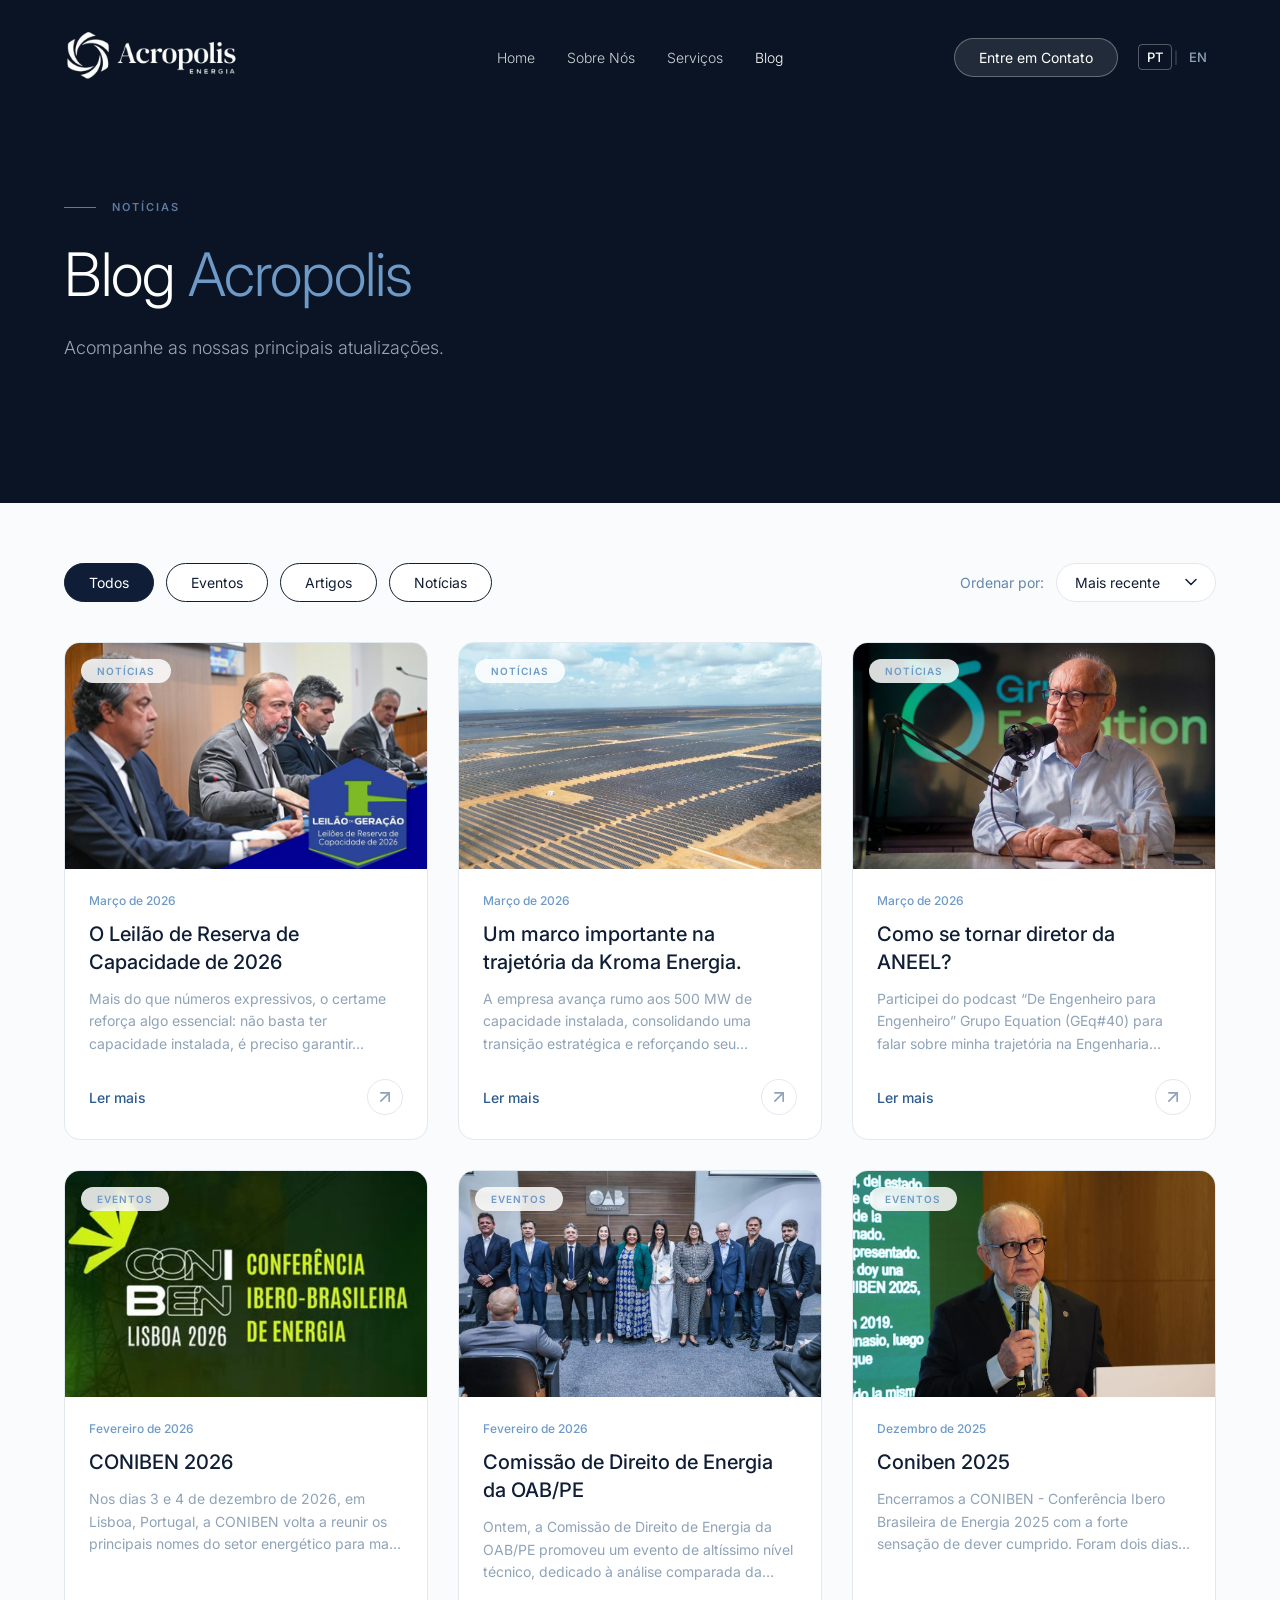
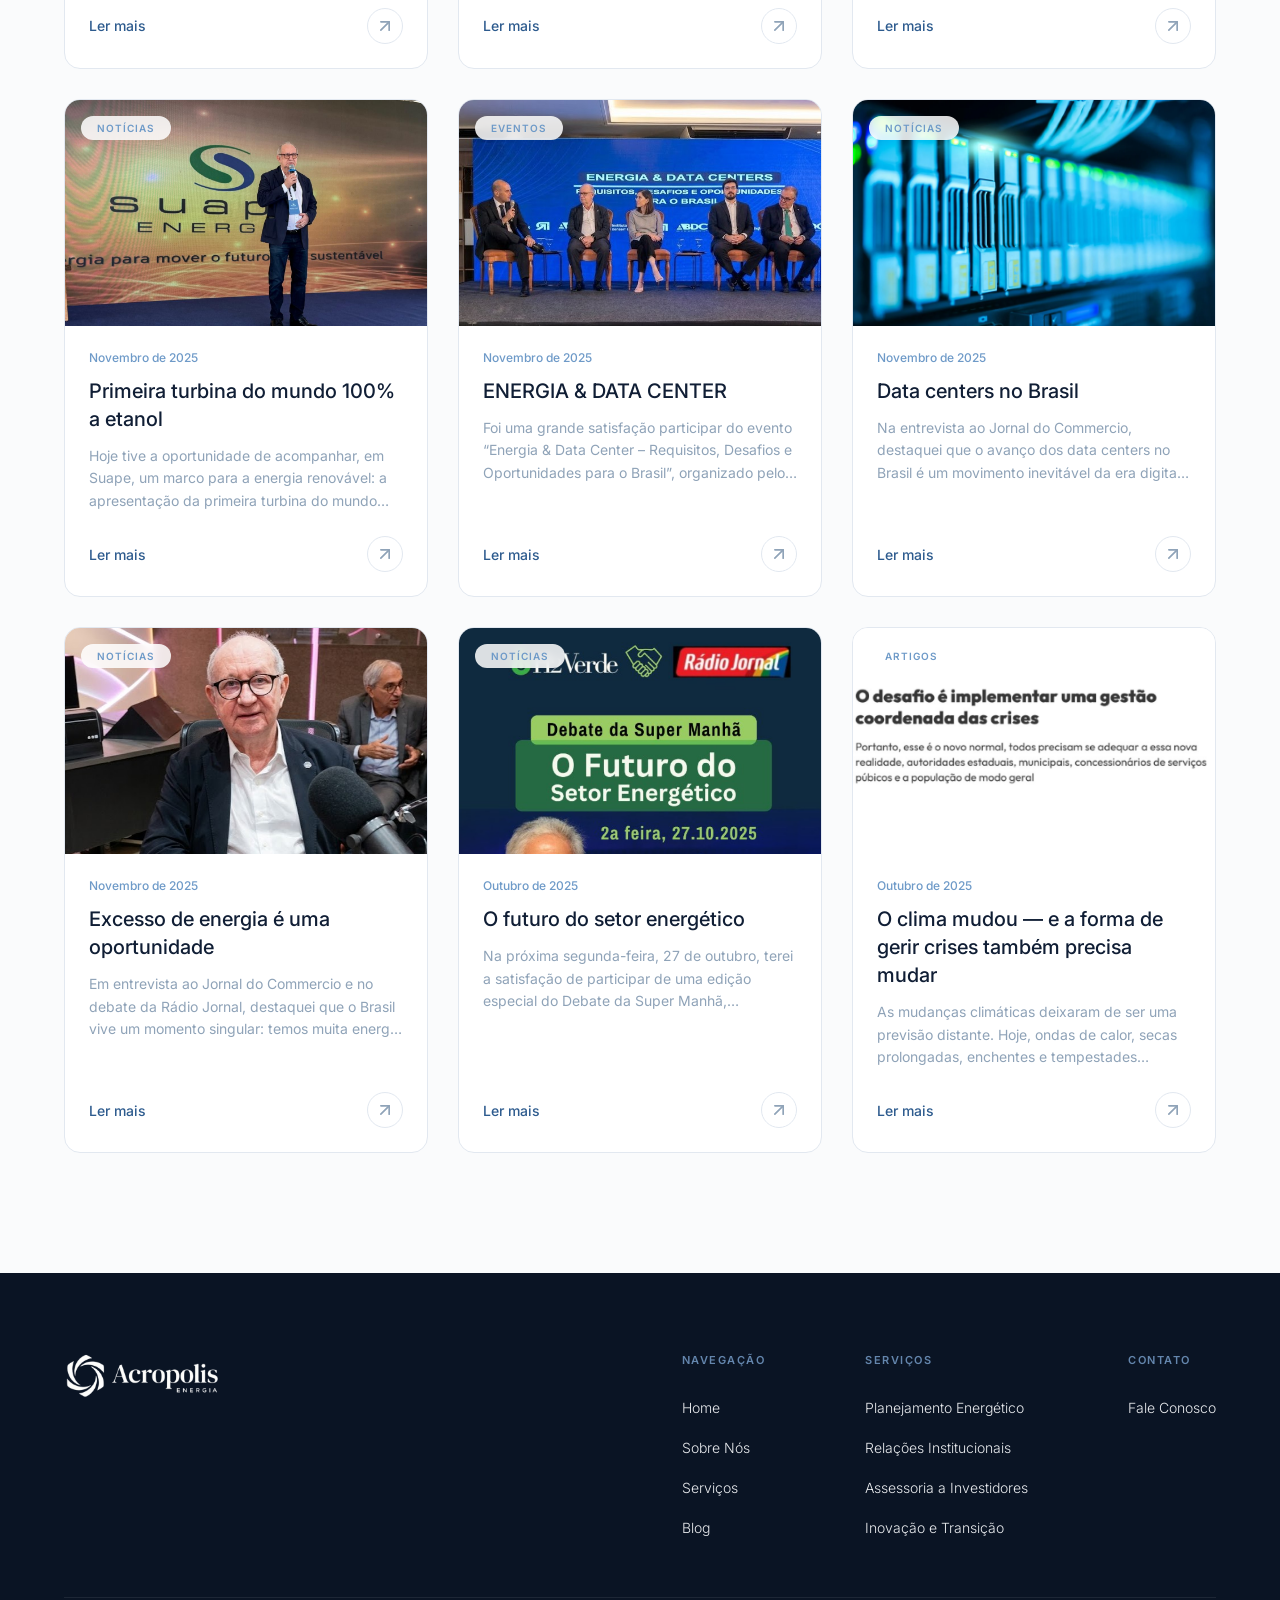
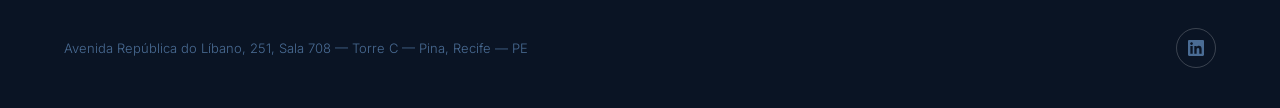
<file: blog.html>
<!DOCTYPE html>
<html lang="pt-BR">
<head>
    <!-- Google tag (gtag.js) -->
    <script async src="https://www.googletagmanager.com/gtag/js?id=G-7NF0M60VXJ"></script>
    <script>
    window.dataLayer = window.dataLayer || [];
    function gtag(){dataLayer.push(arguments);}
    gtag('js', new Date());

    gtag('config', 'G-7NF0M60VXJ');
    </script>
    
    <meta charset="UTF-8">
    <meta name="viewport" content="width=device-width, initial-scale=1.0">
    <title>Blog - Acropolis Energia</title>
    <link rel="icon" type="image/png" href="Midia/Logo/Logo-Azul.png">
    <link rel="preconnect" href="https://fonts.googleapis.com">
    <link rel="preconnect" href="https://fonts.gstatic.com" crossorigin>
    <link href="https://fonts.googleapis.com/css2?family=Inter:wght@200;300;400;500;600&display=swap" rel="stylesheet">
    
    <link rel="stylesheet" href="global.css">
    <link rel="stylesheet" href="blog.css">
</head>
<body>

    <header class="header">
        <div class="container header-container">
            
            <a href="index.html" class="logo">
                <img src="Midia/Logo/Logo-Branco.png" alt="Acropolis Energia">
            </a>
            
            <nav class="navbar">
                <ul>
                    <li><a href="/" >Home</a></li>
                    <li><a href="/sobre" >Sobre Nós</a></li>
                    <li><a href="/servicos" >Serviços</a></li>
                    <li><a href="/blog" class="active">Blog</a></li>
                </ul>
            </nav>

            <div class="header-actions">
                
                <a href="contato.html" class="btn-primary-header">Entre em Contato</a>

                <div class="header-language-switcher">
                    <a href="/blog" class="lang-pt active">PT</a>
                    <span class="lang-separator">|</span>
                    <a href="/en/blog" class="lang-en">EN</a>
                </div>

            </div>

        </div>
    </header>

    <main>
        <section class="blog-hero">
            <div class="container">
                
                <div class="blog-subtitle">
                    <span class="line"></span> NOTÍCIAS
                </div>
                
                <h1 class="blog-title">Blog <span class="highlight">Acropolis</span></h1>
                
                <p class="blog-description">
                    Acompanhe as nossas principais atualizações.
                </p>

            </div>
        </section>

        <section class="blog-posts-section">
            <div class="container">
                
                <div class="blog-toolbar">
                    
                    <div class="blog-filters">
                        <button class="filter-btn active" data-filter="all">Todos</button>
                        <button class="filter-btn" data-filter="Eventos">Eventos</button>
                        <button class="filter-btn" data-filter="Artigos">Artigos</button>
                        <button class="filter-btn" data-filter="Notícias">Notícias</button>
                    </div>

                    <div class="blog-sort">
                        <span>Ordenar por:</span>
                        
                        <div class="custom-dropdown">
                            <button class="dropdown-btn" type="button">
                                <span class="dropdown-text">Mais recente</span>
                                <svg width="12" height="8" viewBox="0 0 12 8" fill="none" xmlns="http://www.w3.org/2000/svg">
                                    <path d="M1 1.5L6 6.5L11 1.5" stroke="#101E35" stroke-width="1.5" stroke-linecap="round" stroke-linejoin="round"/>
                                </svg>
                            </button>
                            
                            <ul class="dropdown-menu">
                                <li class="dropdown-item active" data-value="recente">Mais recente</li>
                                <li class="dropdown-item" data-value="antigo">Mais antigo</li>
                            </ul>
                        </div>
                    </div>

                </div>

                <div class="blog-grid" id="blog-grid">

                    <article class="blog-card" data-category="Notícias" data-date="2026-03-20">
                        <div class="card-image">
                            <span class="card-tag">Notícias</span>
                            <img src="Midia/Blog/Avulso/leilao_de_geracao_de_energia_2026.webp" alt="O Leilão de Reserva de Capacidade de 2026">
                        </div>
                        <div class="card-content">
                            <div class="card-meta">Março de 2026</div>
                            <h3 class="card-title">O Leilão de Reserva de Capacidade de 2026</h3>
                            <p class="card-excerpt">Mais do que números expressivos, o certame reforça algo essencial: não basta ter capacidade instalada, é preciso garantir...</p>
                            
                            <div class="card-footer">
                                <a href="https://www.linkedin.com/posts/reivebarros_energia-seguranaexaenergaeztica-transiaexaetoenergaeztica-activity-7441487760219082752-dD23" target="_blank" class="read-more">Ler mais</a>
                                <a href="https://www.linkedin.com/posts/reivebarros_energia-seguranaexaenergaeztica-transiaexaetoenergaeztica-activity-7441487760219082752-dD23" target="_blank" class="icon-btn">
                                    <svg xmlns="http://www.w3.org/2000/svg" width="20" height="20" viewBox="0 0 24 24" fill="none" stroke="currentColor" stroke-width="2" stroke-linecap="round" stroke-linejoin="round">
                                        <line x1="7" y1="17" x2="17" y2="7"></line>
                                        <polyline points="7 7 17 7 17 17"></polyline>
                                    </svg>
                                </a>
                            </div>
                        </div>
                    </article> 
                    
                    <article class="blog-card" data-category="Notícias" data-date="2026-03-17">
                        <div class="card-image">
                            <span class="card-tag">Notícias</span>
                            <img src="Midia/Blog/Avulso/Kroma Energia.webp" alt="Kroma Energia">
                        </div>
                        <div class="card-content">
                            <div class="card-meta">Março de 2026</div>
                            <h3 class="card-title">Um marco importante na trajetória da Kroma Energia.</h3>
                            <p class="card-excerpt">A empresa avança rumo aos 500 MW de capacidade instalada, consolidando uma transição estratégica e reforçando seu posicionamento como geradora no setor elétrico.</p>
                            
                            <div class="card-footer">
                                <a href="https://www.linkedin.com/posts/reivebarros_kroma-avan%C3%A7a-rumo-aos-500-mw-e-se-consolida-activity-7437446728385044480-t3-b?utm_source=share&utm_medium=member_desktop&rcm=ACoAADonq68B1ITYwhrPMqA22OuvX2f3T05bo0I" target="_blank" class="read-more">Ler mais</a>
                                <a href="https://www.linkedin.com/posts/reivebarros_kroma-avan%C3%A7a-rumo-aos-500-mw-e-se-consolida-activity-7437446728385044480-t3-b?utm_source=share&utm_medium=member_desktop&rcm=ACoAADonq68B1ITYwhrPMqA22OuvX2f3T05bo0I" target="_blank" class="icon-btn">
                                    <svg xmlns="http://www.w3.org/2000/svg" width="20" height="20" viewBox="0 0 24 24" fill="none" stroke="currentColor" stroke-width="2" stroke-linecap="round" stroke-linejoin="round">
                                        <line x1="7" y1="17" x2="17" y2="7"></line>
                                        <polyline points="7 7 17 7 17 17"></polyline>
                                    </svg>
                                </a>
                            </div>
                        </div>
                    </article>
                    
                    <article class="blog-card" data-category="Notícias" data-date="2026-03-16">
                        <div class="card-image">
                            <span class="card-tag">Notícias</span>
                            <img src="Midia/Blog/Podcast Equation/Reive Barros - Podcast Equation.png" alt="Grupo Equation">
                        </div>
                        <div class="card-content">
                            <div class="card-meta">Março de 2026</div>
                            <h3 class="card-title">Como se tornar diretor da ANEEL?</h3>
                            <p class="card-excerpt">Participei do podcast “De Engenheiro para Engenheiro” Grupo Equation (GEq#40) para falar sobre minha trajetória na Engenharia Elétrica e como é possível construir uma carreira que une técnica, regulação e planejamento energético.</p>
                            
                            <div class="card-footer">
                                <a href="https://www.linkedin.com/posts/reivebarros_como-se-tornar-um-diretor-da-aneel-com-reive-activity-7434509667571130368-UB6i?utm_source=share&utm_medium=member_desktop&rcm=ACoAADonq68B1ITYwhrPMqA22OuvX2f3T05bo0I" target="_blank" class="read-more">Ler mais</a>
                                <a href="https://www.linkedin.com/posts/reivebarros_como-se-tornar-um-diretor-da-aneel-com-reive-activity-7434509667571130368-UB6i?utm_source=share&utm_medium=member_desktop&rcm=ACoAADonq68B1ITYwhrPMqA22OuvX2f3T05bo0I" target="_blank" class="icon-btn">
                                    <svg xmlns="http://www.w3.org/2000/svg" width="20" height="20" viewBox="0 0 24 24" fill="none" stroke="currentColor" stroke-width="2" stroke-linecap="round" stroke-linejoin="round">
                                        <line x1="7" y1="17" x2="17" y2="7"></line>
                                        <polyline points="7 7 17 7 17 17"></polyline>
                                    </svg>
                                </a>
                            </div>
                        </div>
                    </article>
                    
                    <article class="blog-card" data-category="Eventos" data-date="2026-02-28">
                        <div class="card-image">
                            <span class="card-tag">Eventos</span>
                            <img src="Midia/Blog/CONIBEN 2026/Coniben 2026 - Logo.png" alt="CONIBEN 2026">
                        </div>
                        <div class="card-content">
                            <div class="card-meta">Fevereiro de 2026</div>
                            <h3 class="card-title">CONIBEN 2026</h3>
                            <p class="card-excerpt">Nos dias 3 e 4 de dezembro de 2026, em Lisboa, Portugal, a CONIBEN volta a reunir os principais nomes do setor energético para mais uma edição que promete ampliar conexões, negócios e impactos.</p>
                            
                            <div class="card-footer">
                                <a href="https://www.linkedin.com/posts/reivebarros_coniben-energia-transiaexaetoenergaeztica-activity-7427649894124843011-pL0M?utm_source=share&utm_medium=member_desktop&rcm=ACoAADonq68B1ITYwhrPMqA22OuvX2f3T05bo0I" target="_blank" class="read-more">Ler mais</a>
                                <a href="https://www.linkedin.com/posts/reivebarros_coniben-energia-transiaexaetoenergaeztica-activity-7427649894124843011-pL0M?utm_source=share&utm_medium=member_desktop&rcm=ACoAADonq68B1ITYwhrPMqA22OuvX2f3T05bo0I" target="_blank" class="icon-btn">
                                    <svg xmlns="http://www.w3.org/2000/svg" width="20" height="20" viewBox="0 0 24 24" fill="none" stroke="currentColor" stroke-width="2" stroke-linecap="round" stroke-linejoin="round">
                                        <line x1="7" y1="17" x2="17" y2="7"></line>
                                        <polyline points="7 7 17 7 17 17"></polyline>
                                    </svg>
                                </a>
                            </div>
                        </div>
                    </article>
                    
                    <article class="blog-card" data-category="Eventos" data-date="2026-02-27">
                        <div class="card-image">
                            <span class="card-tag">Eventos</span>
                            <img src="Midia/Blog/OAB/Comissão de Direito de Energia da OABPE.jpg" alt="OABPE">
                        </div>
                        <div class="card-content">
                            <div class="card-meta">Fevereiro de 2026</div>
                            <h3 class="card-title">Comissão de Direito de Energia da OAB/PE</h3>
                            <p class="card-excerpt">Ontem, a Comissão de Direito de Energia da OAB/PE promoveu um evento de altíssimo nível técnico, dedicado à análise comparada da regulação de energia no Brasil, no Reino Unido e na União Europeia.</p>
                            
                            <div class="card-footer">
                                <a href="https://www.linkedin.com/posts/janine-santos-_ontem-a-comiss%C3%A3o-de-direito-de-energia-da-ugcPost-7415388746688229376-BIdh?utm_source=share&utm_medium=member_desktop&rcm=ACoAADonq68B1ITYwhrPMqA22OuvX2f3T05bo0I" target="_blank" class="read-more">Ler mais</a>
                                <a href="https://www.linkedin.com/posts/janine-santos-_ontem-a-comiss%C3%A3o-de-direito-de-energia-da-ugcPost-7415388746688229376-BIdh?utm_source=share&utm_medium=member_desktop&rcm=ACoAADonq68B1ITYwhrPMqA22OuvX2f3T05bo0I" target="_blank" class="icon-btn">
                                    <svg xmlns="http://www.w3.org/2000/svg" width="20" height="20" viewBox="0 0 24 24" fill="none" stroke="currentColor" stroke-width="2" stroke-linecap="round" stroke-linejoin="round">
                                        <line x1="7" y1="17" x2="17" y2="7"></line>
                                        <polyline points="7 7 17 7 17 17"></polyline>
                                    </svg>
                                </a>
                            </div>
                        </div>
                    </article>
                    
                    <article class="blog-card" data-category="Eventos" data-date="2025-12-27">
                        <div class="card-image">
                            <span class="card-tag">Eventos</span>
                            <img src="Midia/Blog/CONIBEN 2026/Coniben 2025.jpg" alt="Coniben 2025">
                        </div>
                        <div class="card-content">
                            <div class="card-meta">Dezembro de 2025</div>
                            <h3 class="card-title">Coniben 2025</h3>
                            <p class="card-excerpt">Encerramos a CONIBEN - Conferência Ibero Brasileira de Energia 2025 com a forte sensação de dever cumprido. Foram dois dias intensos, com 11 painéis reunindo representantes do Brasil, Portugal e Espanha para discutir temas decisivos como transição energética, inovação, infraestrutura, tecnologia e políticas públicas.</p>
                            
                            <div class="card-footer">
                                <a href="https://www.linkedin.com/posts/reivebarros_coniben-2025-refor%C3%A7a-integra%C3%A7%C3%A3o-entre-brasil-activity-7401628573326827521-2_Ch?utm_source=share&utm_medium=member_desktop&rcm=ACoAADonq68B1ITYwhrPMqA22OuvX2f3T05bo0I" target="_blank" class="read-more">Ler mais</a>
                                <a href="https://www.linkedin.com/posts/reivebarros_coniben-2025-refor%C3%A7a-integra%C3%A7%C3%A3o-entre-brasil-activity-7401628573326827521-2_Ch?utm_source=share&utm_medium=member_desktop&rcm=ACoAADonq68B1ITYwhrPMqA22OuvX2f3T05bo0I" target="_blank" class="icon-btn">
                                    <svg xmlns="http://www.w3.org/2000/svg" width="20" height="20" viewBox="0 0 24 24" fill="none" stroke="currentColor" stroke-width="2" stroke-linecap="round" stroke-linejoin="round">
                                        <line x1="7" y1="17" x2="17" y2="7"></line>
                                        <polyline points="7 7 17 7 17 17"></polyline>
                                    </svg>
                                </a>
                            </div>
                        </div>
                    </article>
                    
                    <article class="blog-card" data-category="Notícias" data-date="2025-11-27">
                        <div class="card-image">
                            <span class="card-tag">Notícias</span>
                            <img src="Midia/Blog/Avulso/Apresentacao Suape.jpg" alt="Suape">
                        </div>
                        <div class="card-content">
                            <div class="card-meta">Novembro de 2025</div>
                            <h3 class="card-title">Primeira turbina do mundo 100% a etanol</h3>
                            <p class="card-excerpt">Hoje tive a oportunidade de acompanhar, em Suape, um marco para a energia renovável: a apresentação da primeira turbina do mundo capaz de gerar energia elétrica 100% a etanol, desenvolvida pela Wärtsilä e instalada pela Suape Energia.</p>
                            
                            <div class="card-footer">
                                <a href="https://www.linkedin.com/posts/reivebarros_suape-activity-7396827681184616448-0IZs?utm_source=share&utm_medium=member_desktop&rcm=ACoAADonq68B1ITYwhrPMqA22OuvX2f3T05bo0I" target="_blank" class="read-more">Ler mais</a>
                                <a href="https://www.linkedin.com/posts/reivebarros_suape-activity-7396827681184616448-0IZs?utm_source=share&utm_medium=member_desktop&rcm=ACoAADonq68B1ITYwhrPMqA22OuvX2f3T05bo0I" target="_blank" class="icon-btn">
                                    <svg xmlns="http://www.w3.org/2000/svg" width="20" height="20" viewBox="0 0 24 24" fill="none" stroke="currentColor" stroke-width="2" stroke-linecap="round" stroke-linejoin="round">
                                        <line x1="7" y1="17" x2="17" y2="7"></line>
                                        <polyline points="7 7 17 7 17 17"></polyline>
                                    </svg>
                                </a>
                            </div>
                        </div>
                    </article>

                    <article class="blog-card" data-category="Eventos" data-date="2025-11-25">
                        <div class="card-image">
                            <span class="card-tag">Eventos</span>
                            <img src="Midia/Blog/Avulso/ENERGIA & DATA CENTER.jpg" alt="ENERGIA & DATA CENTER">
                        </div>
                        <div class="card-content">
                            <div class="card-meta">Novembro de 2025</div>
                            <h3 class="card-title">ENERGIA & DATA CENTER</h3>
                            <p class="card-excerpt">Foi uma grande satisfação participar do evento “Energia & Data Center – Requisitos, Desafios e Oportunidades para o Brasil”, organizado pelo Instituto Pensar Energia, que reuniu representantes do setor público e privado para discutir um tema estratégico para o futuro do país.</p>
                            
                            <div class="card-footer">
                                <a href="https://www.linkedin.com/posts/reivebarros_energia-datacenter-infraestrutura-activity-7394715643515682817-RuHN?utm_source=share&utm_medium=member_desktop&rcm=ACoAADonq68B1ITYwhrPMqA22OuvX2f3T05bo0I" target="_blank" class="read-more">Ler mais</a>
                                <a href="https://www.linkedin.com/posts/reivebarros_energia-datacenter-infraestrutura-activity-7394715643515682817-RuHN?utm_source=share&utm_medium=member_desktop&rcm=ACoAADonq68B1ITYwhrPMqA22OuvX2f3T05bo0I" target="_blank" class="icon-btn">
                                    <svg xmlns="http://www.w3.org/2000/svg" width="20" height="20" viewBox="0 0 24 24" fill="none" stroke="currentColor" stroke-width="2" stroke-linecap="round" stroke-linejoin="round">
                                        <line x1="7" y1="17" x2="17" y2="7"></line>
                                        <polyline points="7 7 17 7 17 17"></polyline>
                                    </svg>
                                </a>
                            </div>
                        </div>
                    </article>

                    <article class="blog-card" data-category="Notícias" data-date="2025-11-20">
                        <div class="card-image">
                            <span class="card-tag">Notícias</span>
                            <img src="Midia/Blog/Avulso/Data centers no Brasil.webp" alt="Data centers no Brasil">
                        </div>
                        <div class="card-content">
                            <div class="card-meta">Novembro de 2025</div>
                            <h3 class="card-title">Data centers no Brasil</h3>
                            <p class="card-excerpt">Na entrevista ao Jornal do Commercio, destaquei que o avanço dos data centers no Brasil é um movimento inevitável da era digital — mas também uma grande oportunidade para o setor energético.</p>
                            
                            <div class="card-footer">
                                <a href="https://www.linkedin.com/posts/reivebarros_expans%C3%A3o-de-data-centers-acende-alerta-sobre-activity-7390010714175918081-F0Gm?utm_source=share&utm_medium=member_desktop&rcm=ACoAADonq68B1ITYwhrPMqA22OuvX2f3T05bo0I" target="_blank" class="read-more">Ler mais</a>
                                <a href="https://www.linkedin.com/posts/reivebarros_expans%C3%A3o-de-data-centers-acende-alerta-sobre-activity-7390010714175918081-F0Gm?utm_source=share&utm_medium=member_desktop&rcm=ACoAADonq68B1ITYwhrPMqA22OuvX2f3T05bo0I" target="_blank" class="icon-btn">
                                    <svg xmlns="http://www.w3.org/2000/svg" width="20" height="20" viewBox="0 0 24 24" fill="none" stroke="currentColor" stroke-width="2" stroke-linecap="round" stroke-linejoin="round">
                                        <line x1="7" y1="17" x2="17" y2="7"></line>
                                        <polyline points="7 7 17 7 17 17"></polyline>
                                    </svg>
                                </a>
                            </div>
                        </div>
                    </article>

                    <article class="blog-card" data-category="Notícias" data-date="2025-11-18">
                        <div class="card-image">
                            <span class="card-tag">Notícias</span>
                            <img src="Midia/Blog/Avulso/entrevista ao Jornal do Commercio.jpg" alt="Excesso de energia">
                        </div>
                        <div class="card-content">
                            <div class="card-meta">Novembro de 2025</div>
                            <h3 class="card-title">Excesso de energia é uma oportunidade</h3>
                            <p class="card-excerpt">Em entrevista ao Jornal do Commercio e no debate da Rádio Jornal, destaquei que o Brasil vive um momento singular: temos muita energia disponível — e isso deve ser visto como oportunidade, não como problema.</p>
                            
                            <div class="card-footer">
                                <a href="https://www.linkedin.com/posts/reivebarros_excesso-de-energia-precisa-ser-vista-como-activity-7389008142417690624-QNFl?utm_source=share&utm_medium=member_desktop&rcm=ACoAADonq68B1ITYwhrPMqA22OuvX2f3T05bo0I" target="_blank" class="read-more">Ler mais</a>
                                <a href="https://www.linkedin.com/posts/reivebarros_excesso-de-energia-precisa-ser-vista-como-activity-7389008142417690624-QNFl?utm_source=share&utm_medium=member_desktop&rcm=ACoAADonq68B1ITYwhrPMqA22OuvX2f3T05bo0I" target="_blank" class="icon-btn">
                                    <svg xmlns="http://www.w3.org/2000/svg" width="20" height="20" viewBox="0 0 24 24" fill="none" stroke="currentColor" stroke-width="2" stroke-linecap="round" stroke-linejoin="round">
                                        <line x1="7" y1="17" x2="17" y2="7"></line>
                                        <polyline points="7 7 17 7 17 17"></polyline>
                                    </svg>
                                </a>
                            </div>
                        </div>
                    </article>

                    <article class="blog-card" data-category="Notícias" data-date="2025-10-30">
                        <div class="card-image">
                            <span class="card-tag">Notícias</span>
                            <img src="Midia/Blog/Avulso/O futuro do setor energético.png" alt="O futuro do setor energético">
                        </div>
                        <div class="card-content">
                            <div class="card-meta">Outubro de 2025</div>
                            <h3 class="card-title">O futuro do setor energético</h3>
                            <p class="card-excerpt">Na próxima segunda-feira, 27 de outubro, terei a satisfação de participar de uma edição especial do Debate da Super Manhã, promovido pela Rádio Jornal FM 90,3, com o tema “O futuro do setor energético”.</p>
                            
                            <div class="card-footer">
                                <a href="https://www.linkedin.com/posts/reivebarros_debate-o-futuro-do-setor-energ%C3%A9tico-activity-7387615066650492928-Brob?utm_source=share&utm_medium=member_desktop&rcm=ACoAADonq68B1ITYwhrPMqA22OuvX2f3T05bo0I" target="_blank" class="read-more">Ler mais</a>
                                <a href="https://www.linkedin.com/posts/reivebarros_debate-o-futuro-do-setor-energ%C3%A9tico-activity-7387615066650492928-Brob?utm_source=share&utm_medium=member_desktop&rcm=ACoAADonq68B1ITYwhrPMqA22OuvX2f3T05bo0I" target="_blank" class="icon-btn">
                                    <svg xmlns="http://www.w3.org/2000/svg" width="20" height="20" viewBox="0 0 24 24" fill="none" stroke="currentColor" stroke-width="2" stroke-linecap="round" stroke-linejoin="round">
                                        <line x1="7" y1="17" x2="17" y2="7"></line>
                                        <polyline points="7 7 17 7 17 17"></polyline>
                                    </svg>
                                </a>
                            </div>
                        </div>
                    </article>

                    <article class="blog-card" data-category="Artigos" data-date="2025-10-27">
                        <div class="card-image">
                            <span class="card-tag">Artigos</span>
                            <img src="Midia/Blog/Avulso/O clima mudou.png" alt="O clima mudou">
                        </div>
                        <div class="card-content">
                            <div class="card-meta">Outubro de 2025</div>
                            <h3 class="card-title">O clima mudou — e a forma de gerir crises também precisa mudar</h3>
                            <p class="card-excerpt">As mudanças climáticas deixaram de ser uma previsão distante. Hoje, ondas de calor, secas prolongadas, enchentes e tempestades severas são parte do nosso cotidiano — impactando cidades, serviços e a vida de milhões de pessoas.</p>
                            
                            <div class="card-footer">
                                <a href="https://www.linkedin.com/posts/reivebarros_o-desafio-%C3%A9-implementar-uma-gest%C3%A3o-coordenada-activity-7384983432042287104-2s7q?utm_source=share&utm_medium=member_desktop&rcm=ACoAADonq68B1ITYwhrPMqA22OuvX2f3T05bo0I" target="_blank" class="read-more">Ler mais</a>
                                <a href="https://www.linkedin.com/posts/reivebarros_o-desafio-%C3%A9-implementar-uma-gest%C3%A3o-coordenada-activity-7384983432042287104-2s7q?utm_source=share&utm_medium=member_desktop&rcm=ACoAADonq68B1ITYwhrPMqA22OuvX2f3T05bo0I" target="_blank" class="icon-btn">
                                    <svg xmlns="http://www.w3.org/2000/svg" width="20" height="20" viewBox="0 0 24 24" fill="none" stroke="currentColor" stroke-width="2" stroke-linecap="round" stroke-linejoin="round">
                                        <line x1="7" y1="17" x2="17" y2="7"></line>
                                        <polyline points="7 7 17 7 17 17"></polyline>
                                    </svg>
                                </a>
                            </div>
                        </div>
                    </article>

                </div>
            </div>
        </section>

        </main>

    <footer class="footer">
            <div class="container">
                
                <div class="footer-top">
                    <div class="footer-logo">
                        <img src="Midia/Logo/Logo-Branco.png" alt="Acropolis Energia">
                    </div>

                    <div class="footer-links">
                        <div class="footer-column">
                            <h4>NAVEGAÇÃO</h4>
                            <ul>
                                <li><a href="index.html">Home</a></li>
                                <li><a href="sobre.html">Sobre Nós</a></li>
                                <li><a href="servicos.html">Serviços</a></li>
                                <li><a href="blog.html">Blog</a></li>
                            </ul>
                        </div>
                        
                        <div class="footer-column">
                            <h4>SERVIÇOS</h4>
                            <ul>
                                <li><a href="servicos.html">Planejamento Energético</a></li>
                                <li><a href="servicos.html">Relações Institucionais</a></li>
                                <li><a href="servicos.html">Assessoria a Investidores</a></li>
                                <li><a href="servicos.html">Inovação e Transição</a></li>
                            </ul>
                        </div>

                        <div class="footer-column">
                            <h4>CONTATO</h4>
                            <ul>
                                <li><a href="contato.html">Fale Conosco</a></li>
                            </ul>
                        </div>
                    </div>
                </div>

                <div class="footer-bottom">
                    <p>Avenida República do Líbano, 251, Sala 708 — Torre C — Pina, Recife — PE</p>
                    
                    <a href="https://www.linkedin.com/in/reivebarros/" class="social-icon" aria-label="LinkedIn">
                        <svg viewBox="0 0 24 24" width="16" height="16" fill="currentColor">
                            <path d="M22.23 0H1.77C.79 0 0 .77 0 1.72v20.56C0 23.23.79 24 1.77 24h20.46c.98 0 1.77-.77 1.77-1.72V1.72C24 .77 23.2 0 22.23 0zM7.06 20.45H3.56V9h3.5v11.45zM5.31 7.44c-1.13 0-2.04-.92-2.04-2.05s.91-2.04 2.04-2.04 2.04.92 2.04 2.04-.91 2.05-2.04 2.05zm15.14 13.01h-3.5v-5.56c0-1.33-.03-3.03-1.85-3.03-1.85 0-2.13 1.45-2.13 2.94v5.65h-3.5V9h3.36v1.56h.05c.47-.89 1.62-1.83 3.33-1.83 3.56 0 4.22 2.34 4.22 5.39v6.33z"/>
                        </svg>
                    </a>
                </div>
                
            </div>
        </footer>

    <script>
        // Lógica do Dropdown Customizado e Ordenação
        const dropdown = document.querySelector('.custom-dropdown');
        const dropdownBtn = dropdown.querySelector('.dropdown-btn');
        const dropdownItems = dropdown.querySelectorAll('.dropdown-item');
        const dropdownText = dropdown.querySelector('.dropdown-text');
        
        // Seleciona o grid e os cards para a ordenação
        const blogGrid = document.querySelector('.blog-grid');

        // Abre/Fecha ao clicar no botão
        dropdownBtn.addEventListener('click', (e) => {
            e.stopPropagation();
            dropdown.classList.toggle('open');
        });

        // ==========================================
        // ESTA É A FUNÇÃO QUE ESTAVA FALTANDO!
        // ==========================================
        function sortCards(order) {
            // Pega todos os cards atuais como um Array (lista)
            const cards = Array.from(blogGrid.querySelectorAll('.blog-card'));

            cards.sort((a, b) => {
                // Lê a etiqueta invisível (data-date) que criamos no HTML
                const dateA = new Date(a.getAttribute('data-date'));
                const dateB = new Date(b.getAttribute('data-date'));

                if (order === 'recente') {
                    return dateB - dateA; // Maior para o menor (Mais novo primeiro)
                } else {
                    return dateA - dateB; // Menor para o maior (Mais antigo primeiro)
                }
            });

            // Limpa o grid antigo e cola os cards na nova ordem
            blogGrid.innerHTML = '';
            cards.forEach(card => blogGrid.appendChild(card));
        }

        // Ação ao selecionar um item do menu
        dropdownItems.forEach(item => {
            item.addEventListener('click', () => {
                // 1. Muda o visual do botão
                dropdownItems.forEach(i => i.classList.remove('active'));
                item.classList.add('active');
                dropdownText.textContent = item.textContent;
                dropdown.classList.remove('open');
                
                // 2. Chama a nova função para reordenar
                const orderValue = item.getAttribute('data-value');
                sortCards(orderValue);
            });
        });

        // Fecha o dropdown se o usuário clicar fora dele
        document.addEventListener('click', (e) => {
            if (!dropdown.contains(e.target)) {
                dropdown.classList.remove('open');
            }
        });
    </script>

    <script>
        // ==========================================
        // LÓGICA DO FILTRO DE CATEGORIAS (TAGS)
        // ==========================================
        const filterBtns = document.querySelectorAll('.filter-btn');
        const cards = document.querySelectorAll('.blog-card');

        filterBtns.forEach(btn => {
            btn.addEventListener('click', () => {
                // 1. Muda a cor do botão clicado para ficar "ativo"
                filterBtns.forEach(b => b.classList.remove('active'));
                btn.classList.add('active');

                // 2. Descobre qual palavra está escrita no botão (ex: 'Eventos')
                const filterValue = btn.getAttribute('data-filter');

                // 3. Passa por todos os cards escondendo ou mostrando
                cards.forEach(card => {
                    const cardCategory = card.getAttribute('data-category');
                    
                    // Se clicou em "Todos" ou se a categoria do card bate com a do botão
                    if (filterValue === 'all' || filterValue === cardCategory) {
                        card.style.display = 'flex'; // Volta a aparecer no grid
                    } else {
                        card.style.display = 'none'; // Esconde o card
                    }
                });
            });
        });
    </script>

    <script>
        const header = document.querySelector('.header');
        let ultimaPosicao = window.scrollY;

        window.addEventListener('scroll', () => {
            let posicaoAtual = window.scrollY;

            // 1. Regra de Estilo (Cor e Tamanho)
            // Se saiu do topo, garante que o menu fique azul e com padding menor.
            if (posicaoAtual > 50) {
                header.classList.add('scrolled');
            } else {
                // Só volta a ficar transparente e com padding grande no topo absoluto.
                header.classList.remove('scrolled');
            }

            // 2. Regra de Movimento (Esconder / Mostrar)
            if (posicaoAtual > ultimaPosicao && posicaoAtual > 100) {
                // Rolou para BAIXO: Esconde o menu sem alterar a cor ou o tamanho
                header.classList.add('hidden');
            } 
            else if (posicaoAtual < ultimaPosicao) {
                // Rolou para CIMA: Mostra o menu
                header.classList.remove('hidden');
            }

            ultimaPosicao = posicaoAtual;
        });
    </script>

    


</body>
</html>
</file>
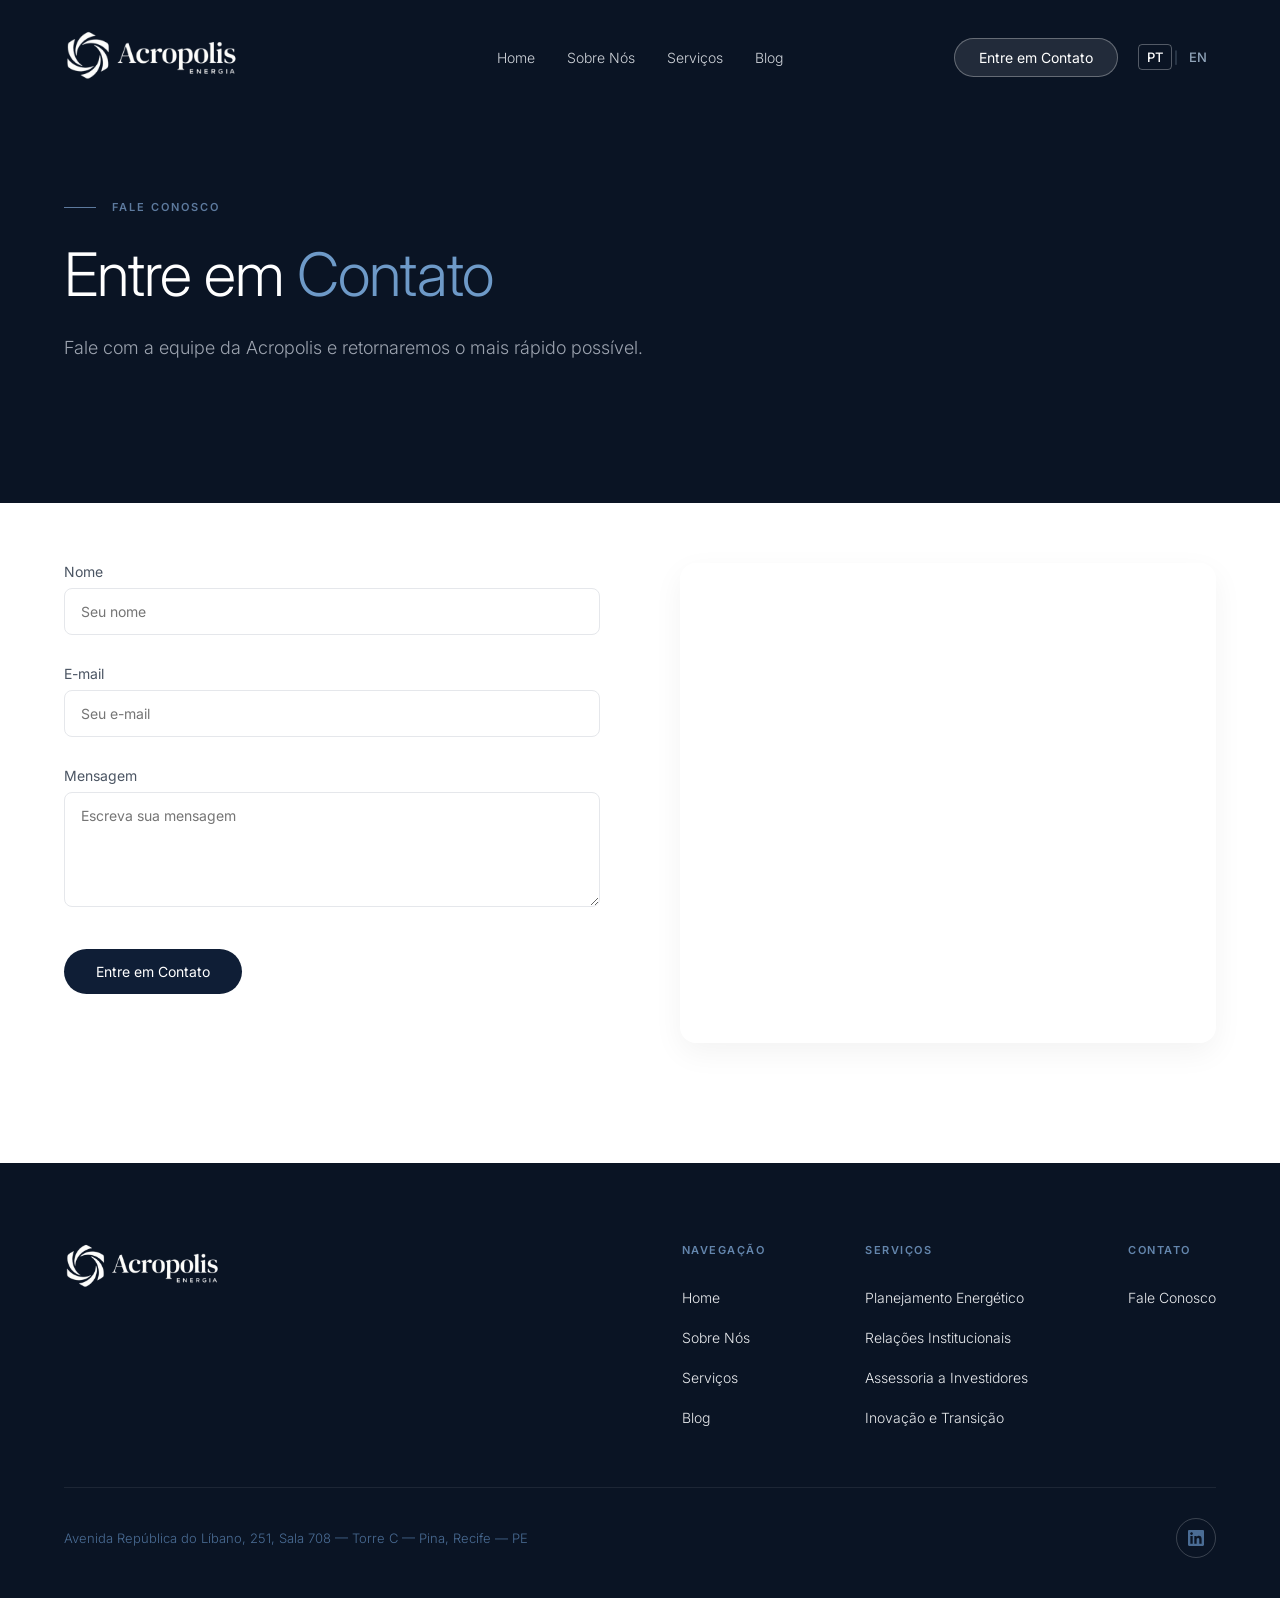
<file: contato.html>
<!DOCTYPE html>
<html lang="pt-BR">
<head>
    <!-- Google tag (gtag.js) -->
    <script async src="https://www.googletagmanager.com/gtag/js?id=G-7NF0M60VXJ"></script>
    <script>
    window.dataLayer = window.dataLayer || [];
    function gtag(){dataLayer.push(arguments);}
    gtag('js', new Date());

    gtag('config', 'G-7NF0M60VXJ');
    </script>
    
    <meta charset="UTF-8">
    <meta name="viewport" content="width=device-width, initial-scale=1.0">
    <title>Contato - Acropolis Energia</title>
    <link rel="icon" type="image/png" href="Midia/Logo/Logo-Azul.png">
    <link rel="preconnect" href="https://fonts.googleapis.com">
    <link rel="preconnect" href="https://fonts.gstatic.com" crossorigin>
    <link href="https://fonts.googleapis.com/css2?family=Inter:wght@200;300;400;500;600&display=swap" rel="stylesheet">
    
    <link rel="stylesheet" href="global.css">
    <link rel="stylesheet" href="contato.css">
</head>
<body>
    
    <header class="header">
        <div class="container header-container">
            
            <a href="index.html" class="logo">
                <img src="Midia/Logo/Logo-Branco.png" alt="Acropolis Energia">
            </a>
            
            <nav class="navbar">
                <ul>
                    <li><a href="/" >Home</a></li>
                    <li><a href="/sobre" >Sobre Nós</a></li>
                    <li><a href="/servicos" >Serviços</a></li>
                    <li><a href="/blog">Blog</a></li>
                </ul>
            </nav>

            <div class="header-actions">
                
                <a href="contato.html" class="btn-primary-header">Entre em Contato</a>

                <div class="header-language-switcher">
                    <a href="/contato" class="lang-pt active">PT</a>
                    <span class="lang-separator">|</span>
                    <a href="/en/contato" class="lang-en">EN</a>
                </div>

            </div>

        </div>
    </header>

    <main>
        <section class="contato-hero">
            <div class="container">
                
                <div class="contato-subtitle">
                    <span class="line"></span> FALE CONOSCO
                </div>
                
                <h1 class="contato-title">Entre em <span class="highlight">Contato</span></h1>
                
                <p class="contato-description">
                    Fale com a equipe da Acropolis e retornaremos o mais rápido possível.
                </p>

            </div>
        </section>

        <section class="contato-form-section">
            <div class="container contato-grid">
                
                <div class="contato-form-wrapper">
                    <form id="contatoForm" action="https://formspree.io/f/mnjbekrq" method="POST" novalidate>
                        
                        <div class="form-group">
                            <label for="nome">Nome</label>
                            <input type="text" id="nome" name="nome" placeholder="Seu nome">
                            <span class="error-msg" id="erro-nome">Por favor, preencha o seu nome.</span>
                        </div>
                        
                        <div class="form-group">
                            <label for="email">E-mail</label>
                            <input type="email" id="email" name="email" placeholder="Seu e-mail">
                            <span class="error-msg" id="erro-email">Por favor, insira um e-mail válido.</span>
                        </div>
                        
                        <div class="form-group">
                            <label for="mensagem">Mensagem</label>
                            <textarea id="mensagem" name="mensagem" placeholder="Escreva sua mensagem" rows="5"></textarea>
                            <span class="error-msg" id="erro-mensagem">Por favor, escreva uma mensagem.</span>
                        </div>
                        
                        <button type="submit" class="btn-submit">
                            Entre em Contato 
                        </button>
                    </form>
                </div>

                <div class="contato-map-wrapper">
                    <iframe 
                        src="https://www.google.com/maps/embed?pb=!1m18!1m12!1m3!1d3950.1557088998836!2d-34.8872138!3d-8.0864388!2m3!1f0!2f0!3f0!3m2!1i1024!2i768!4f13.1!3m3!1m2!1s0x7ab18bb1d7f4cb1%3A0x8e83b4823293e506!2sAv.%20Rep%C3%BAblica%20do%20L%C3%ADbano%2C%20251%20-%20Pina%2C%20Recife%20-%20PE%2C%2051110-160!5e0!3m2!1spt-BR!2sbr!4v1700000000000!5m2!1spt-BR!2sbr" 
                        width="100%" 
                        height="100%" 
                        style="border:0;" 
                        allowfullscreen="" 
                        loading="lazy" 
                        referrerpolicy="no-referrer-when-downgrade">
                    </iframe>
                </div>

            </div>
        </section>

        <div id="sucessoModal" class="modal-overlay">
            <div class="modal-content">
                <div class="modal-icon">
                    <svg width="32" height="32" viewBox="0 0 24 24" fill="none" stroke="currentColor" stroke-width="2" stroke-linecap="round" stroke-linejoin="round">
                        <polyline points="20 6 9 17 4 12"></polyline>
                    </svg>
                </div>
                <h3>Mensagem Enviada!</h3>
                <p>Obrigado por entrar em contato com a Acropolis Energia. Nossa equipe retornará o mais breve possível.</p>
                <button id="closeModal" class="btn-modal-fechar">Fechar</button>
            </div>
        </div>

        </main>

    <footer class="footer">
        <div class="container">
            <div class="footer-top">
                <div class="footer-logo">
                    <img src="Midia/Logo/Logo-Branco.png" alt="Acropolis Energia">
                </div>
                <div class="footer-links">
                    <div class="footer-column">
                        <h4>NAVEGAÇÃO</h4>
                        <ul>
                            <li><a href="index.html">Home</a></li>
                            <li><a href="sobre.html">Sobre Nós</a></li>
                            <li><a href="servicos.html">Serviços</a></li>
                            <li><a href="blog.html">Blog</a></li>
                        </ul>
                    </div>
                    <div class="footer-column">
                        <h4>SERVIÇOS</h4>
                        <ul>
                            <li><a href="servicos.html">Planejamento Energético</a></li>
                            <li><a href="servicos.html">Relações Institucionais</a></li>
                            <li><a href="servicos.html">Assessoria a Investidores</a></li>
                            <li><a href="servicos.html">Inovação e Transição</a></li>
                        </ul>
                    </div>
                    <div class="footer-column">
                        <h4>CONTATO</h4>
                        <ul>
                            <li><a href="contato.html">Fale Conosco</a></li>
                        </ul>
                    </div>
                </div>
            </div>
            <div class="footer-bottom">
                <p>Avenida República do Líbano, 251, Sala 708 — Torre C — Pina, Recife — PE</p>
                <a href="https://www.linkedin.com/in/reivebarros/" class="social-icon" aria-label="LinkedIn">
                    <svg viewBox="0 0 24 24" width="16" height="16" fill="currentColor">
                        <path d="M22.23 0H1.77C.79 0 0 .77 0 1.72v20.56C0 23.23.79 24 1.77 24h20.46c.98 0 1.77-.77 1.77-1.72V1.72C24 .77 23.2 0 22.23 0zM7.06 20.45H3.56V9h3.5v11.45zM5.31 7.44c-1.13 0-2.04-.92-2.04-2.05s.91-2.04 2.04-2.04 2.04.92 2.04 2.04-.91 2.05-2.04 2.05zm15.14 13.01h-3.5v-5.56c0-1.33-.03-3.03-1.85-3.03-1.85 0-2.13 1.45-2.13 2.94v5.65h-3.5V9h3.36v1.56h.05c.47-.89 1.62-1.83 3.33-1.83 3.56 0 4.22 2.34 4.22 5.39v6.33z"/>
                    </svg>
                </a>
            </div>
        </div>
    </footer>

<script>
    const form = document.getElementById('contatoForm');
    const modal = document.getElementById('sucessoModal');
    const closeModalBtn = document.getElementById('closeModal');
    const submitBtn = form.querySelector('.btn-submit');
    const originalBtnText = submitBtn.innerHTML;

    // Função que verifica se o formato do e-mail é válido (tem @, domínio, etc)
    function isEmailValid(email) {
        const regex = /^[^\s@]+@[^\s@]+\.[^\s@]+$/;
        return regex.test(email);
    }

    // Função que limpa o erro de um campo específico quando o usuário começa a digitar nele
    ['nome', 'email', 'mensagem'].forEach(id => {
        document.getElementById(id).addEventListener('input', function() {
            this.classList.remove('input-error');
            document.getElementById('erro-' + id).classList.remove('active');
        });
    });

    form.addEventListener('submit', async function(event) {
        event.preventDefault(); // Bloqueia o redirecionamento

        // 1. VALIDAÇÃO DOS CAMPOS
        let isValid = true;
        const nomeInput = document.getElementById('nome');
        const emailInput = document.getElementById('email');
        const mensagemInput = document.getElementById('mensagem');

        // Reseta todos os erros antes de verificar novamente
        document.querySelectorAll('.error-msg').forEach(msg => msg.classList.remove('active'));
        document.querySelectorAll('.form-group input, .form-group textarea').forEach(input => input.classList.remove('input-error'));

        // Regra do Nome (Não pode estar vazio)
        if (nomeInput.value.trim() === '') {
            document.getElementById('erro-nome').classList.add('active');
            nomeInput.classList.add('input-error');
            isValid = false;
        }

        // Regra do E-mail (Não pode estar vazio OU com formato inválido)
        if (emailInput.value.trim() === '' || !isEmailValid(emailInput.value.trim())) {
            document.getElementById('erro-email').classList.add('active');
            emailInput.classList.add('input-error');
            isValid = false;
        }

        // Regra da Mensagem (Não pode estar vazia)
        if (mensagemInput.value.trim() === '') {
            document.getElementById('erro-mensagem').classList.add('active');
            mensagemInput.classList.add('input-error');
            isValid = false;
        }

        // Se encontrou algum erro, para a execução do envio aqui mesmo
        if (!isValid) {
            return; 
        }

        // 2. ENVIO DO FORMULÁRIO (Se tudo estiver válido)
        submitBtn.innerHTML = 'Enviando...';
        submitBtn.disabled = true;

        const data = new FormData(event.target);

        try {
            const response = await fetch(event.target.action, {
                method: form.method,
                body: data,
                headers: {
                    'Accept': 'application/json'
                }
            });

            if (response.ok) {
                form.reset();
                modal.classList.add('active');
            } else {
                const responseData = await response.json();
                if (Object.hasOwn(responseData, 'errors')) {
                    alert("Aviso do Formspree: " + responseData["errors"].map(error => error["message"]).join(", "));
                } else {
                    alert('Oops! Houve um problema ao enviar o formulário.');
                }
            }
        } catch (error) {
            alert('Erro de conexão. Verifique sua internet e tente novamente.');
        } finally {
            submitBtn.innerHTML = originalBtnText;
            submitBtn.disabled = false;
        }
    });

    // Lógica para Fechar o Modal
    closeModalBtn.addEventListener('click', () => {
        modal.classList.remove('active');
    });

    modal.addEventListener('click', (event) => {
        if (event.target === modal) {
            modal.classList.remove('active');
        }
    });
</script>

<script>
        const header = document.querySelector('.header');
        let ultimaPosicao = window.scrollY;

        window.addEventListener('scroll', () => {
            let posicaoAtual = window.scrollY;

            // 1. Regra de Estilo (Cor e Tamanho)
            // Se saiu do topo, garante que o menu fique azul e com padding menor.
            if (posicaoAtual > 50) {
                header.classList.add('scrolled');
            } else {
                // Só volta a ficar transparente e com padding grande no topo absoluto.
                header.classList.remove('scrolled');
            }

            // 2. Regra de Movimento (Esconder / Mostrar)
            if (posicaoAtual > ultimaPosicao && posicaoAtual > 100) {
                // Rolou para BAIXO: Esconde o menu sem alterar a cor ou o tamanho
                header.classList.add('hidden');
            } 
            else if (posicaoAtual < ultimaPosicao) {
                // Rolou para CIMA: Mostra o menu
                header.classList.remove('hidden');
            }

            ultimaPosicao = posicaoAtual;
        });
    </script>

    


</body>
</html>
</file>
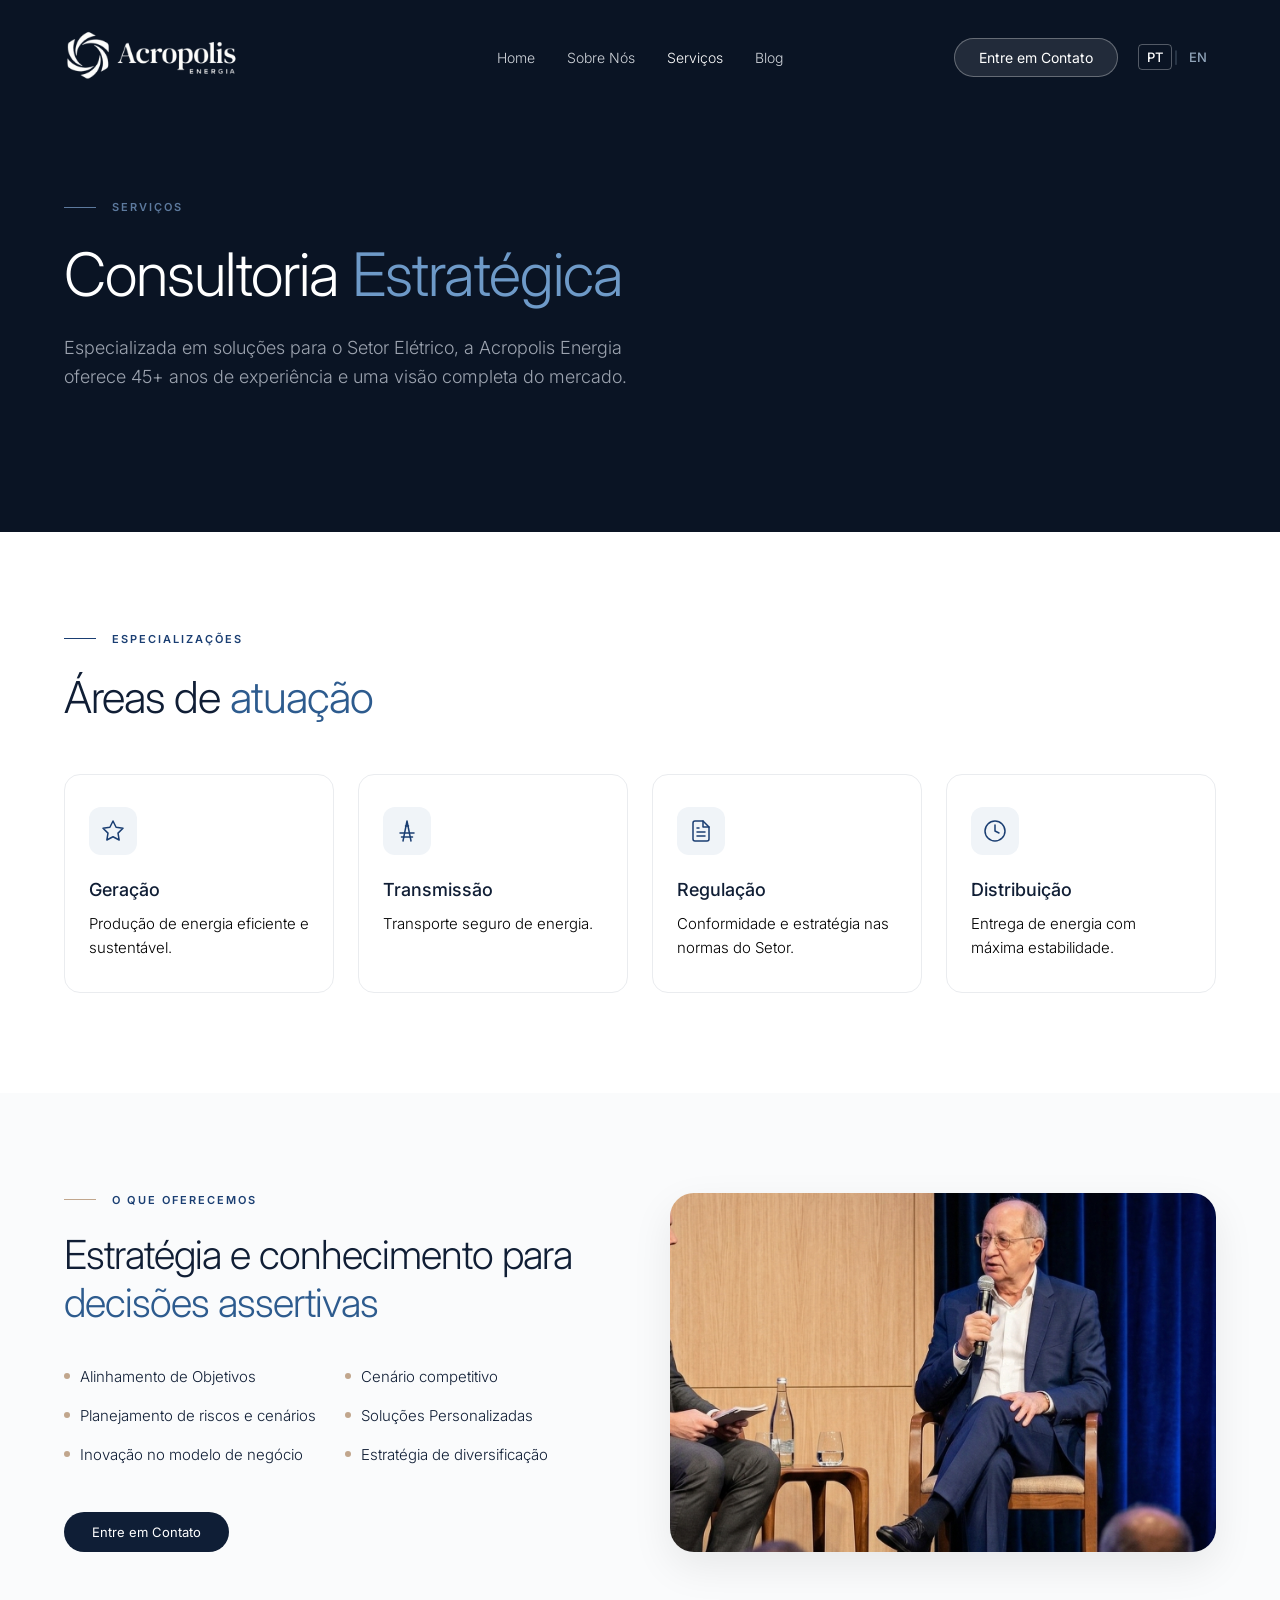
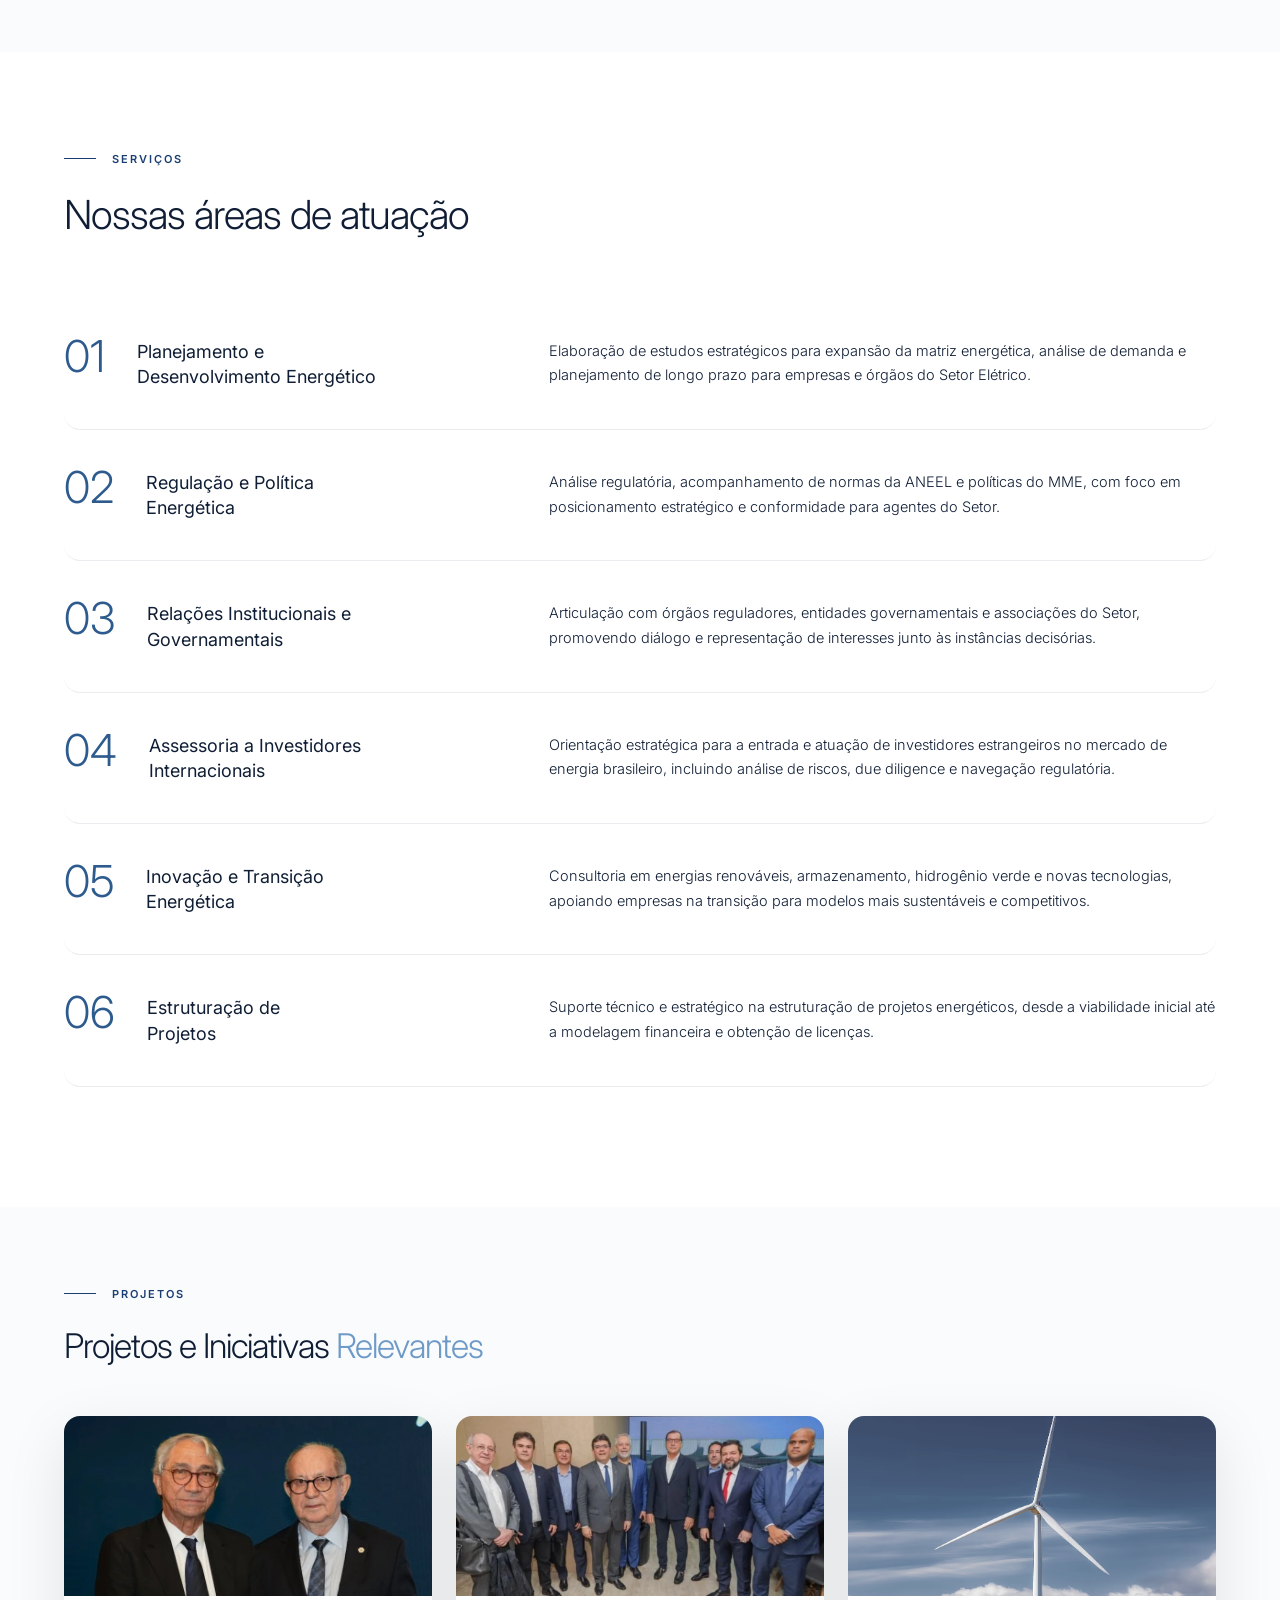
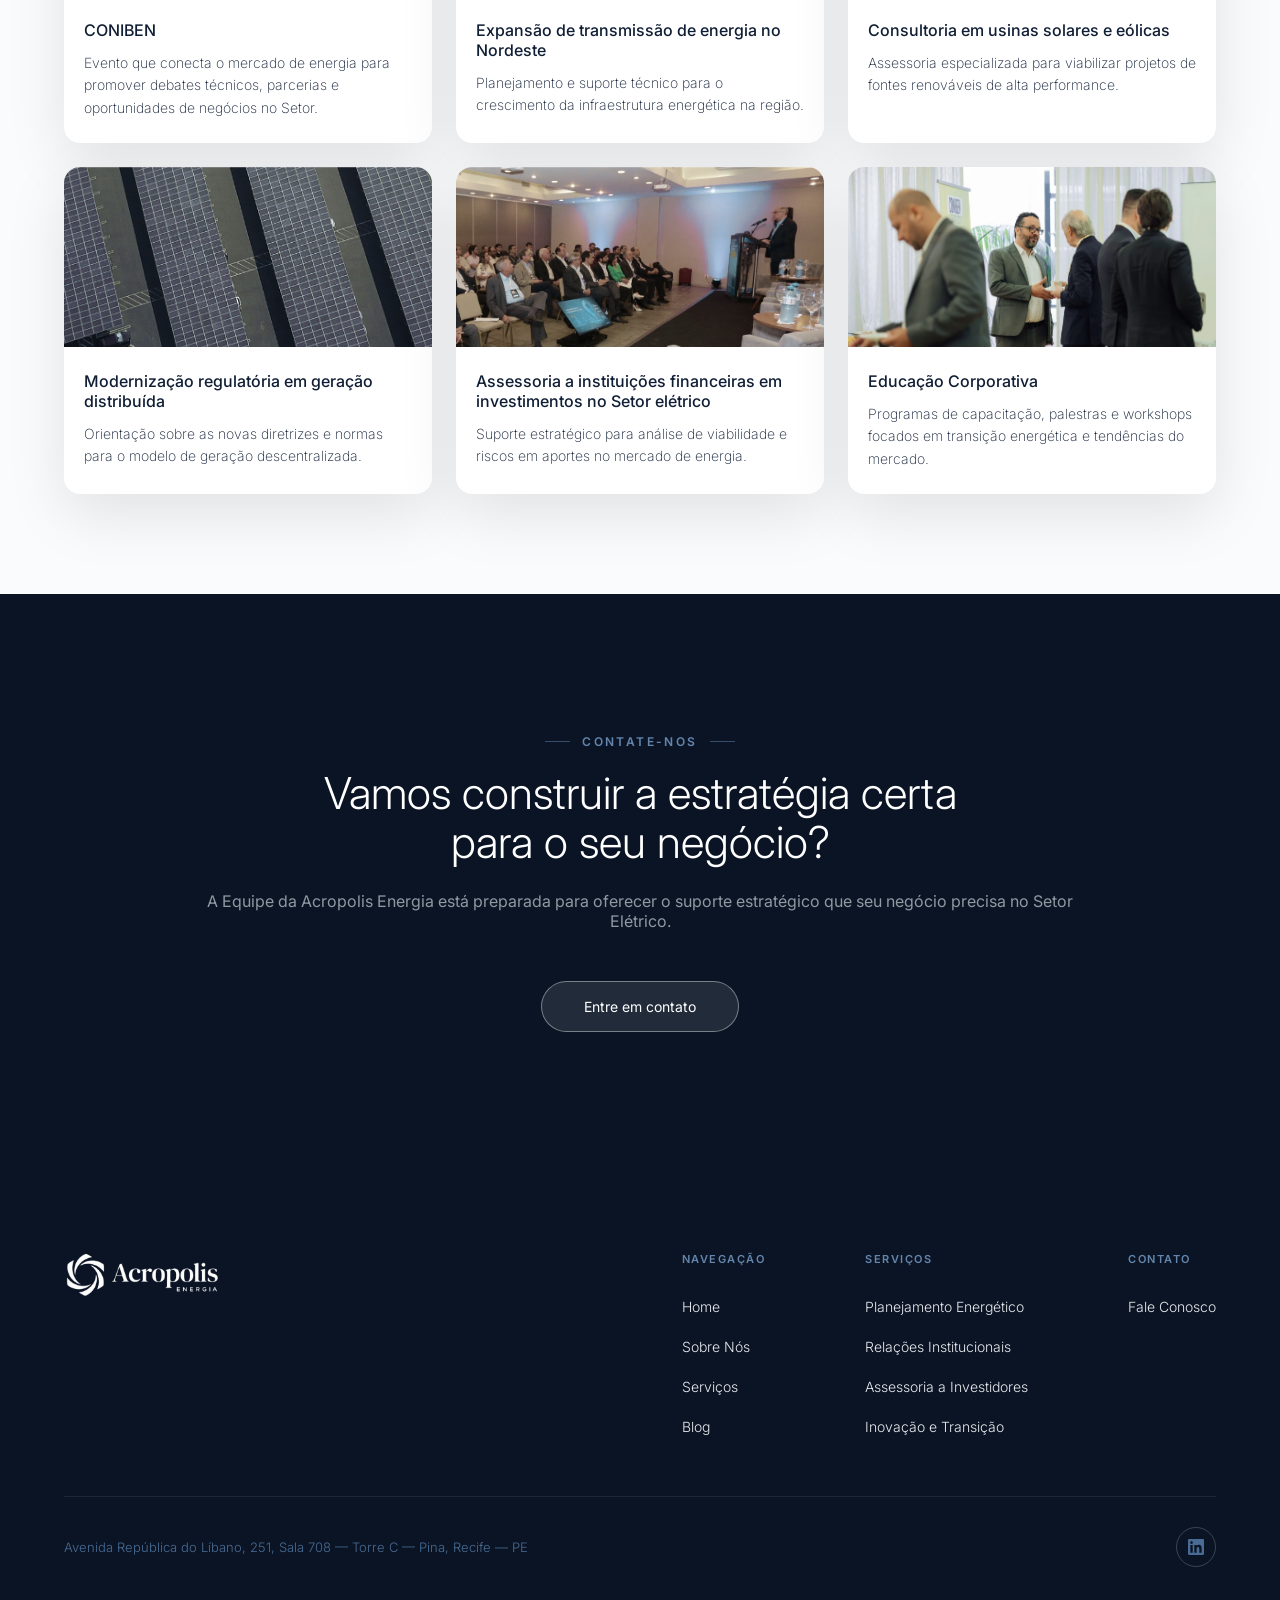
<file: servicos.html>
<!DOCTYPE html>
<html lang="pt-BR">
<head>
    <!-- Google tag (gtag.js) -->
    <script async src="https://www.googletagmanager.com/gtag/js?id=G-7NF0M60VXJ"></script>
    <script>
    window.dataLayer = window.dataLayer || [];
    function gtag(){dataLayer.push(arguments);}
    gtag('js', new Date());

    gtag('config', 'G-7NF0M60VXJ');
    </script>
    
    <meta charset="UTF-8">
    <meta name="viewport" content="width=device-width, initial-scale=1.0">
    <title>Serviços - Acropolis Energia</title>
    <link rel="icon" type="image/png" href="Midia/Logo/Logo-Azul.png">
    <link rel="preconnect" href="https://fonts.googleapis.com">
    <link rel="preconnect" href="https://fonts.gstatic.com" crossorigin>
    <link href="https://fonts.googleapis.com/css2?family=Inter:wght@200;300;400;500;600&display=swap" rel="stylesheet">
    
    <link rel="stylesheet" href="global.css">
    <link rel="stylesheet" href="servicos.css">
</head>
<body>
    
    <header class="header">
        <div class="container header-container">
            
            <a href="index.html" class="logo">
                <img src="Midia/Logo/Logo-Branco.png" alt="Acropolis Energia">
            </a>
            
            <nav class="navbar">
                <ul>
                    <li><a href="/" >Home</a></li>
                    <li><a href="/sobre" >Sobre Nós</a></li>
                    <li><a href="/servicos" class="active">Serviços</a></li>
                    <li><a href="/blog">Blog</a></li>
                </ul>
            </nav>

            <div class="header-actions">
                
                <a href="contato.html" class="btn-primary-header">Entre em Contato</a>

                <div class="header-language-switcher">
                    <a href="/servicos" class="lang-pt active">PT</a>
                    <span class="lang-separator">|</span>
                    <a href="/en/servicos" class="lang-en">EN</a>
                </div>

            </div>

        </div>
    </header>

    <main>
        <section class="servicos-hero">
            <div class="container">
                
                <div class="servicos-subtitle">
                    <span class="line"></span> SERVIÇOS
                </div>
                
                <h1 class="servicos-title">Consultoria <span class="highlight">Estratégica</span></h1>
                
                <p class="servicos-description">
                    Especializada em soluções para o Setor Elétrico, a Acropolis Energia <br>oferece 45+ anos de experiência e uma visão completa do mercado.
                </p>

            </div>
        </section>

        <section class="areas-atuacao">
            <div class="container">
                
                <div class="areas-header">
                    <div class="servicos-subtitle subtitle-dark">
                        <span class="line line-dark"></span> ESPECIALIZAÇÕES
                    </div>
                    <h2>Áreas de <span class="highlight-blue">atuação</span></h2>
                </div>

                <div class="areas-grid">
                    
                    <div class="area-card">
                        <div class="icon-wrapper">
                            <svg viewBox="0 0 24 24" width="24" height="24" fill="none" stroke="currentColor" stroke-width="1.5" stroke-linecap="round" stroke-linejoin="round">
                                <polygon points="12 2 15.09 8.26 22 9.27 17 14.14 18.18 21.02 12 17.77 5.82 21.02 7 14.14 2 9.27 8.91 8.26 12 2"></polygon>
                            </svg>
                        </div>
                        <h3>Geração</h3>
                        <p>Produção de energia eficiente e sustentável.</p>
                    </div>

                    <div class="area-card">
                        <div class="icon-wrapper">
                            <svg viewBox="0 0 24 24" width="24" height="24" fill="none" stroke="currentColor" stroke-width="1.5" stroke-linecap="round" stroke-linejoin="round">
                                <path d="M8 22L12 2l4 20"></path>
                                <path d="M5 14h14"></path>
                                <path d="M6.5 18h11"></path>
                                <path d="M10.5 7h3"></path>
                            </svg>
                        </div>
                        <h3>Transmissão</h3>
                        <p>Transporte seguro de energia.</p>
                    </div>

                    <div class="area-card">
                        <div class="icon-wrapper">
                            <svg viewBox="0 0 24 24" width="24" height="24" fill="none" stroke="currentColor" stroke-width="1.5" stroke-linecap="round" stroke-linejoin="round">
                                <path d="M14 2H6a2 2 0 0 0-2 2v16a2 2 0 0 0 2 2h12a2 2 0 0 0 2-2V8z"></path>
                                <polyline points="14 2 14 8 20 8"></polyline>
                                <line x1="16" y1="13" x2="8" y2="13"></line>
                                <line x1="16" y1="17" x2="8" y2="17"></line>
                                <polyline points="10 9 9 9 8 9"></polyline>
                            </svg>
                        </div>
                        <h3>Regulação</h3>
                        <p>Conformidade e estratégia nas normas do Setor.</p>
                    </div>

                    <div class="area-card">
                        <div class="icon-wrapper">
                            <svg viewBox="0 0 24 24" width="24" height="24" fill="none" stroke="currentColor" stroke-width="1.5" stroke-linecap="round" stroke-linejoin="round">
                                <circle cx="12" cy="12" r="10"></circle>
                                <polyline points="12 6 12 12 16 14"></polyline>
                            </svg>
                        </div>
                        <h3>Distribuição</h3>
                        <p>Entrega de energia com máxima estabilidade.</p>
                    </div>

                </div>
            </div>
        </section>

        <section class="oferecemos-section">
            <div class="container oferecemos-grid">
                
                <div class="oferecemos-content">
                    <div class="servicos-subtitle subtitle-dark">
                        <span class="line line-gold"></span> O QUE OFERECEMOS
                    </div>
                    
                    <h2>Estratégia e conhecimento para<span class="highlight-blue"> decisões assertivas</span></h2>
                    
                    <ul class="oferecemos-list">
                        <li>Alinhamento de Objetivos</li>
                        <li>Cenário competitivo</li>
                        <li>Planejamento de riscos e cenários</li>
                        <li>Soluções Personalizadas</li>
                        <li>Inovação no modelo de negócio</li>
                        <li>Estratégia de diversificação</li>
                    </ul>
                    
                    <a href="contato.html" class="btn-servicos">
                        Entre em Contato 
                    </a>
                </div>

                <div class="oferecemos-image">
                    <img src="Midia/Fotos/Reive-Palestra.png" alt="Estratégia e Conhecimento">
                </div>

            </div>
        </section>

        <section class="servicos-lista-section">
            <div class="container">
                
                <div class="servicos-lista-header">
                    <div class="servicos-subtitle subtitle-dark">
                        <span class="line line-dark"></span> SERVIÇOS
                    </div>
                    <h2>Nossas áreas de <span class="highlight-blue">atuação</span></h2>
                </div>

                <div class="servicos-lista-clean">
                    
                    <div class="servico-row">
                        <div class="servico-row-left">
                            <span class="servico-num">01</span>
                            <h3 class="servico-title">Planejamento e<br>Desenvolvimento Energético</h3>
                            <button class="toggle-service" aria-label="Expandir conteúdo">+</button>
                        </div>
                        <div class="servico-row-right">
                            <p>Elaboração de estudos estratégicos para expansão da matriz energética, análise de demanda e planejamento de longo prazo para empresas e órgãos do Setor Elétrico.</p>
                        </div>
                    </div>

                    <div class="servico-row">
                        <div class="servico-row-left">
                            <span class="servico-num">02</span>
                            <h3 class="servico-title">Regulação e Política<br>Energética</h3>
                            <button class="toggle-service" aria-label="Expandir conteúdo">+</button>
                        </div>
                        <div class="servico-row-right">
                            <p>Análise regulatória, acompanhamento de normas da ANEEL e políticas do MME, com foco em posicionamento estratégico e conformidade para agentes do Setor.</p>
                        </div>
                    </div>

                    <div class="servico-row">
                        <div class="servico-row-left">
                            <span class="servico-num">03</span>
                            <h3 class="servico-title">Relações Institucionais e<br>Governamentais</h3>
                            <button class="toggle-service" aria-label="Expandir conteúdo">+</button>
                        </div>
                        <div class="servico-row-right">
                            <p>Articulação com órgãos reguladores, entidades governamentais e associações do Setor, promovendo diálogo e representação de interesses junto às instâncias decisórias.</p>
                        </div>
                    </div>

                    <div class="servico-row">
                        <div class="servico-row-left">
                            <span class="servico-num">04</span>
                            <h3 class="servico-title">Assessoria a Investidores<br>Internacionais</h3>
                            <button class="toggle-service" aria-label="Expandir conteúdo">+</button>
                        </div>
                        <div class="servico-row-right">
                            <p>Orientação estratégica para a entrada e atuação de investidores estrangeiros no mercado de energia brasileiro, incluindo análise de riscos, due diligence e navegação regulatória.</p>
                        </div>
                    </div>

                    <div class="servico-row">
                        <div class="servico-row-left">
                            <span class="servico-num">05</span>
                            <h3 class="servico-title">Inovação e Transição<br>Energética</h3>
                            <button class="toggle-service" aria-label="Expandir conteúdo">+</button>
                        </div>
                        <div class="servico-row-right">
                            <p>Consultoria em energias renováveis, armazenamento, hidrogênio verde e novas tecnologias, apoiando empresas na transição para modelos mais sustentáveis e competitivos.</p>
                        </div>
                    </div>

                    <div class="servico-row">
                        <div class="servico-row-left">
                            <span class="servico-num">06</span>
                            <h3 class="servico-title">Estruturação de<br>Projetos</h3>
                            <button class="toggle-service" aria-label="Expandir conteúdo">+</button>
                        </div>
                        <div class="servico-row-right">
                            <p>Suporte técnico e estratégico na estruturação de projetos energéticos, desde a viabilidade inicial até a modelagem financeira e obtenção de licenças.</p>
                        </div>
                    </div>

                </div>
            </div>
        </section>

        <section class="projetos-section">
            <div class="container">
                
                <div class="projetos-header">
                    <div class="servicos-subtitle subtitle-dark">
                        <span class="line line-dark"></span> PROJETOS
                    </div>
                    <h2>Projetos e Iniciativas <span class="highlight-blue">Relevantes</span></h2>
                </div>

                <div class="projetos-grid">
                    
                    <div class="projeto-card">
                        <div class="projeto-img">
                            <img src="Midia/Fotos/Projeto1.png" alt="CONIBEN">
                        </div>
                        <div class="projeto-content">
                            <h3>CONIBEN</h3>
                            <p>Evento que conecta o mercado de energia para promover debates técnicos, parcerias e oportunidades de negócios no Setor.</p>
                        </div>
                    </div>

                    <div class="projeto-card">
                        <div class="projeto-img">
                            <img src="Midia/Fotos/Projeto2.png" alt="Expansão de transmissão">
                        </div>
                        <div class="projeto-content">
                            <h3>Expansão de transmissão de energia no Nordeste</h3>
                            <p>Planejamento e suporte técnico para o crescimento da infraestrutura energética na região.</p>
                        </div>
                    </div>

                    <div class="projeto-card">
                        <div class="projeto-img">
                            <img src="Midia/Fotos/Projeto3.png" alt="Consultoria em usinas">
                        </div>
                        <div class="projeto-content">
                            <h3>Consultoria em usinas solares e eólicas</h3>
                            <p>Assessoria especializada para viabilizar projetos de fontes renováveis de alta performance.</p>
                        </div>
                    </div>

                    <div class="projeto-card">
                        <div class="projeto-img">
                            <img src="Midia/Fotos/Projeto4.png" alt="Modernização regulatória">
                        </div>
                        <div class="projeto-content">
                            <h3>Modernização regulatória em geração distribuída</h3>
                            <p>Orientação sobre as novas diretrizes e normas para o modelo de geração descentralizada.</p>
                        </div>
                    </div>

                    <div class="projeto-card">
                        <div class="projeto-img">
                            <img src="Midia/Fotos/Projeto5.png" alt="Assessoria a instituições financeiras">
                        </div>
                        <div class="projeto-content">
                            <h3>Assessoria a instituições financeiras em investimentos no Setor elétrico</h3>
                            <p>Suporte estratégico para análise de viabilidade e riscos em aportes no mercado de energia.</p>
                        </div>
                    </div>

                    <div class="projeto-card">
                        <div class="projeto-img">
                            <img src="Midia/Fotos/Projeto6.png" alt="Educação Corporativa">
                        </div>
                        <div class="projeto-content">
                            <h3>Educação Corporativa</h3>
                            <p>Programas de capacitação, palestras e workshops focados em transição energética e tendências do mercado.</p>
                        </div>
                    </div>

                </div>
            </div>
        </section>

        <section class="cta-final-section">
            <div class="container">
                <div class="cta-content">
                    <div class="cta-subtitle-wrapper">
                        <span class="cta-line"></span>
                        <p class="cta-subtitle">CONTATE-NOS</p>
                        <span class="cta-line"></span>
                    </div>
                    
                    <h2>Vamos construir a <span class="highlight-blue">estratégia certa</span><br> para o seu negócio?</h2>
                    
                    <p class="cta-description">A Equipe da Acropolis Energia está preparada para oferecer o suporte estratégico que seu negócio precisa no Setor Elétrico.</p>
                    
                    <a href="contato.html" class="btn-glass-box">
                        Entre em contato 
                    </a>
                </div>
            </div>
        </section>

        </main>

    <footer class="footer">
        <div class="container">
            <div class="footer-top">
                <div class="footer-logo">
                    <img src="Midia/Logo/Logo-Branco.png" alt="Acropolis Energia">
                </div>
                <div class="footer-links">
                    <div class="footer-column">
                        <h4>NAVEGAÇÃO</h4>
                        <ul>
                            <li><a href="index.html">Home</a></li>
                            <li><a href="sobre.html">Sobre Nós</a></li>
                            <li><a href="servicos.html">Serviços</a></li>
                            <li><a href="blog.html">Blog</a></li>
                        </ul>
                    </div>
                    <div class="footer-column">
                        <h4>SERVIÇOS</h4>
                        <ul>
                            <li><a href="servicos.html">Planejamento Energético</a></li>
                            <li><a href="servicos.html">Relações Institucionais</a></li>
                            <li><a href="servicos.html">Assessoria a Investidores</a></li>
                            <li><a href="servicos.html">Inovação e Transição</a></li>
                        </ul>
                    </div>
                    <div class="footer-column">
                        <h4>CONTATO</h4>
                        <ul>
                            <li><a href="contato.html">Fale Conosco</a></li>
                        </ul>
                    </div>
                </div>
            </div>
            <div class="footer-bottom">
                <p>Avenida República do Líbano, 251, Sala 708 — Torre C — Pina, Recife — PE</p>
                <a href="https://www.linkedin.com/in/reivebarros/" class="social-icon" aria-label="LinkedIn">
                    <svg viewBox="0 0 24 24" width="16" height="16" fill="currentColor">
                        <path d="M22.23 0H1.77C.79 0 0 .77 0 1.72v20.56C0 23.23.79 24 1.77 24h20.46c.98 0 1.77-.77 1.77-1.72V1.72C24 .77 23.2 0 22.23 0zM7.06 20.45H3.56V9h3.5v11.45zM5.31 7.44c-1.13 0-2.04-.92-2.04-2.05s.91-2.04 2.04-2.04 2.04.92 2.04 2.04-.91 2.05-2.04 2.05zm15.14 13.01h-3.5v-5.56c0-1.33-.03-3.03-1.85-3.03-1.85 0-2.13 1.45-2.13 2.94v5.65h-3.5V9h3.36v1.56h.05c.47-.89 1.62-1.83 3.33-1.83 3.56 0 4.22 2.34 4.22 5.39v6.33z"/>
                    </svg>
                </a>
            </div>
        </div>
    </footer>

<script>
document.querySelectorAll('.servico-row').forEach(row => {
    const btn = row.querySelector('.toggle-service');
    
    // O clique funciona tanto no botão quanto no título para facilitar
    row.querySelector('.servico-row-left').addEventListener('click', () => {
        const isActive = row.classList.contains('active');
        
        // Fecha todos os outros que estiverem abertos (opcional)
        document.querySelectorAll('.servico-row').forEach(el => {
            el.classList.remove('active');
            el.querySelector('.toggle-service').innerText = '+';
        });

        // Abre o atual se ele não estava ativo
        if (!isActive) {
            row.classList.add('active');
            btn.innerText = '-';
        }
    });
});
</script>

<script>
        const header = document.querySelector('.header');
        let ultimaPosicao = window.scrollY;

        window.addEventListener('scroll', () => {
            let posicaoAtual = window.scrollY;

            // 1. Regra de Estilo (Cor e Tamanho)
            // Se saiu do topo, garante que o menu fique azul e com padding menor.
            if (posicaoAtual > 50) {
                header.classList.add('scrolled');
            } else {
                // Só volta a ficar transparente e com padding grande no topo absoluto.
                header.classList.remove('scrolled');
            }

            // 2. Regra de Movimento (Esconder / Mostrar)
            if (posicaoAtual > ultimaPosicao && posicaoAtual > 100) {
                // Rolou para BAIXO: Esconde o menu sem alterar a cor ou o tamanho
                header.classList.add('hidden');
            } 
            else if (posicaoAtual < ultimaPosicao) {
                // Rolou para CIMA: Mostra o menu
                header.classList.remove('hidden');
            }

            ultimaPosicao = posicaoAtual;
        });
    </script>

    


</body>
</html>
</file>
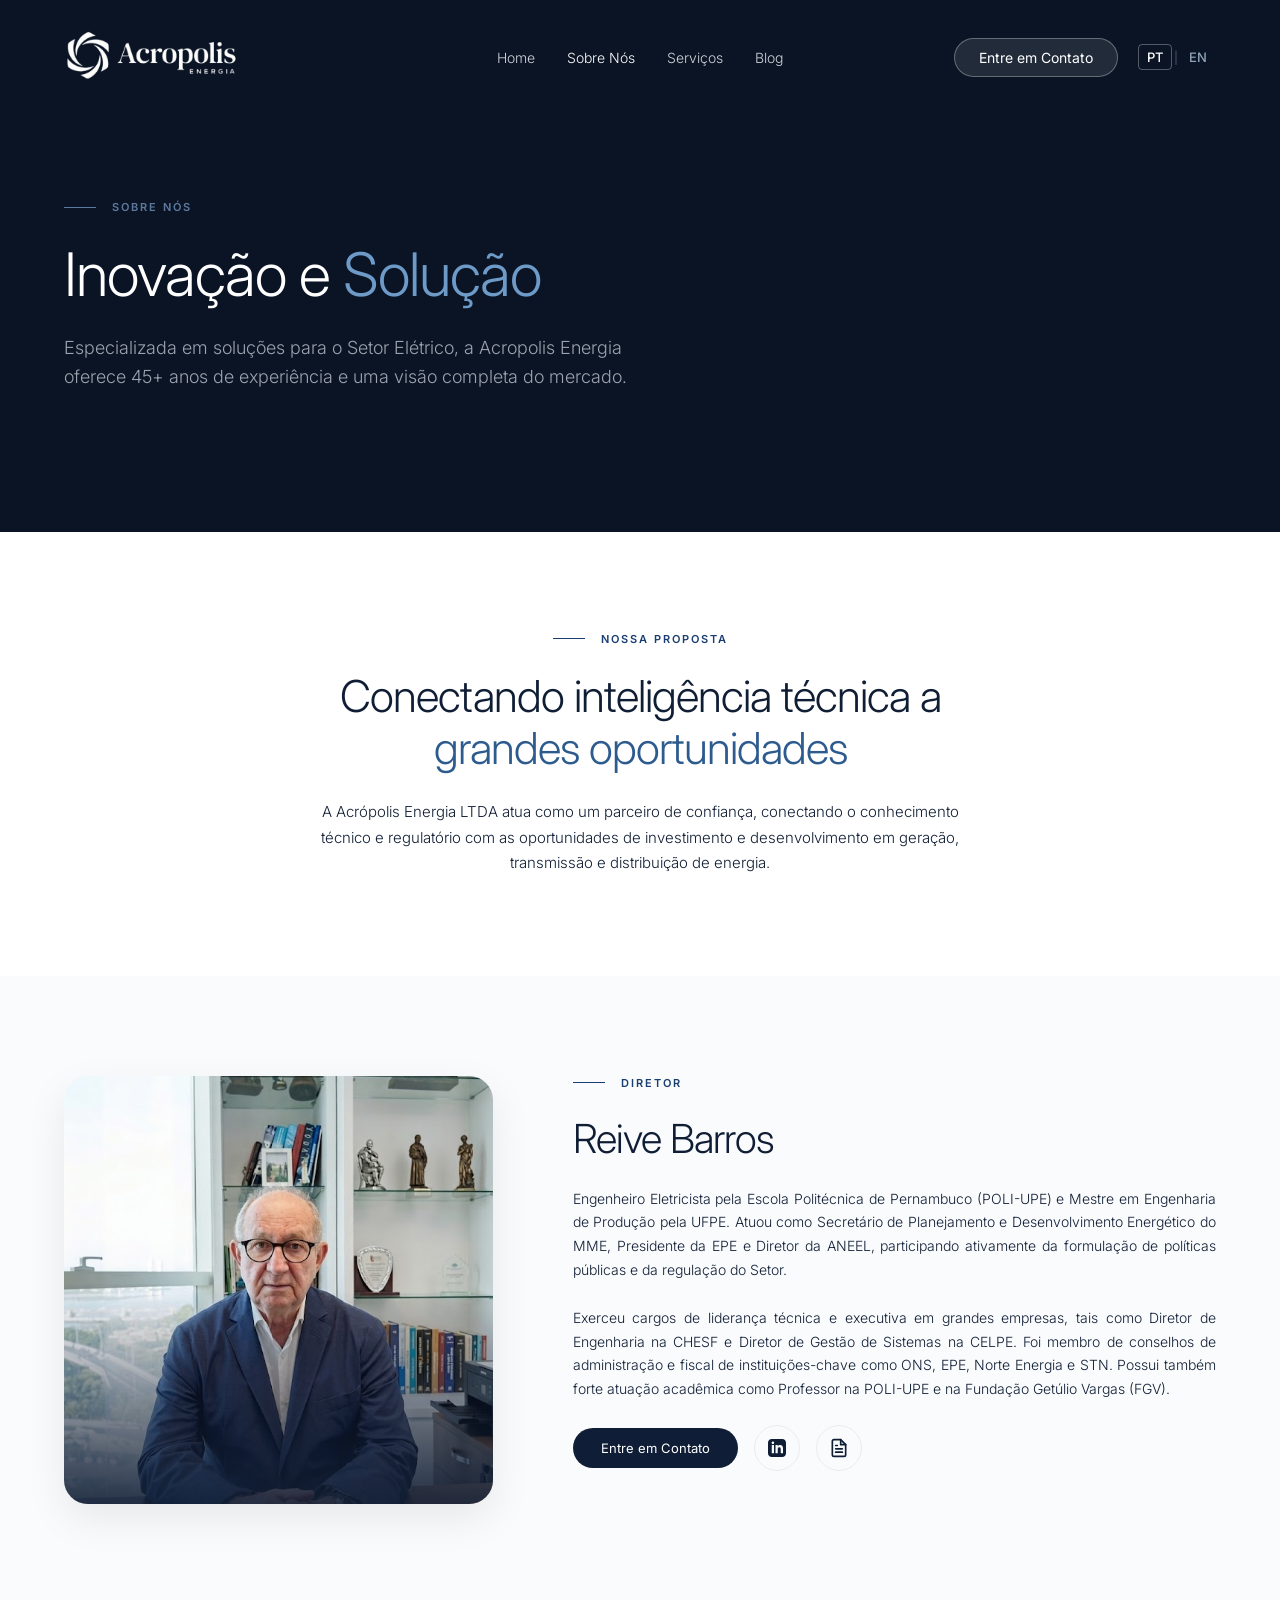
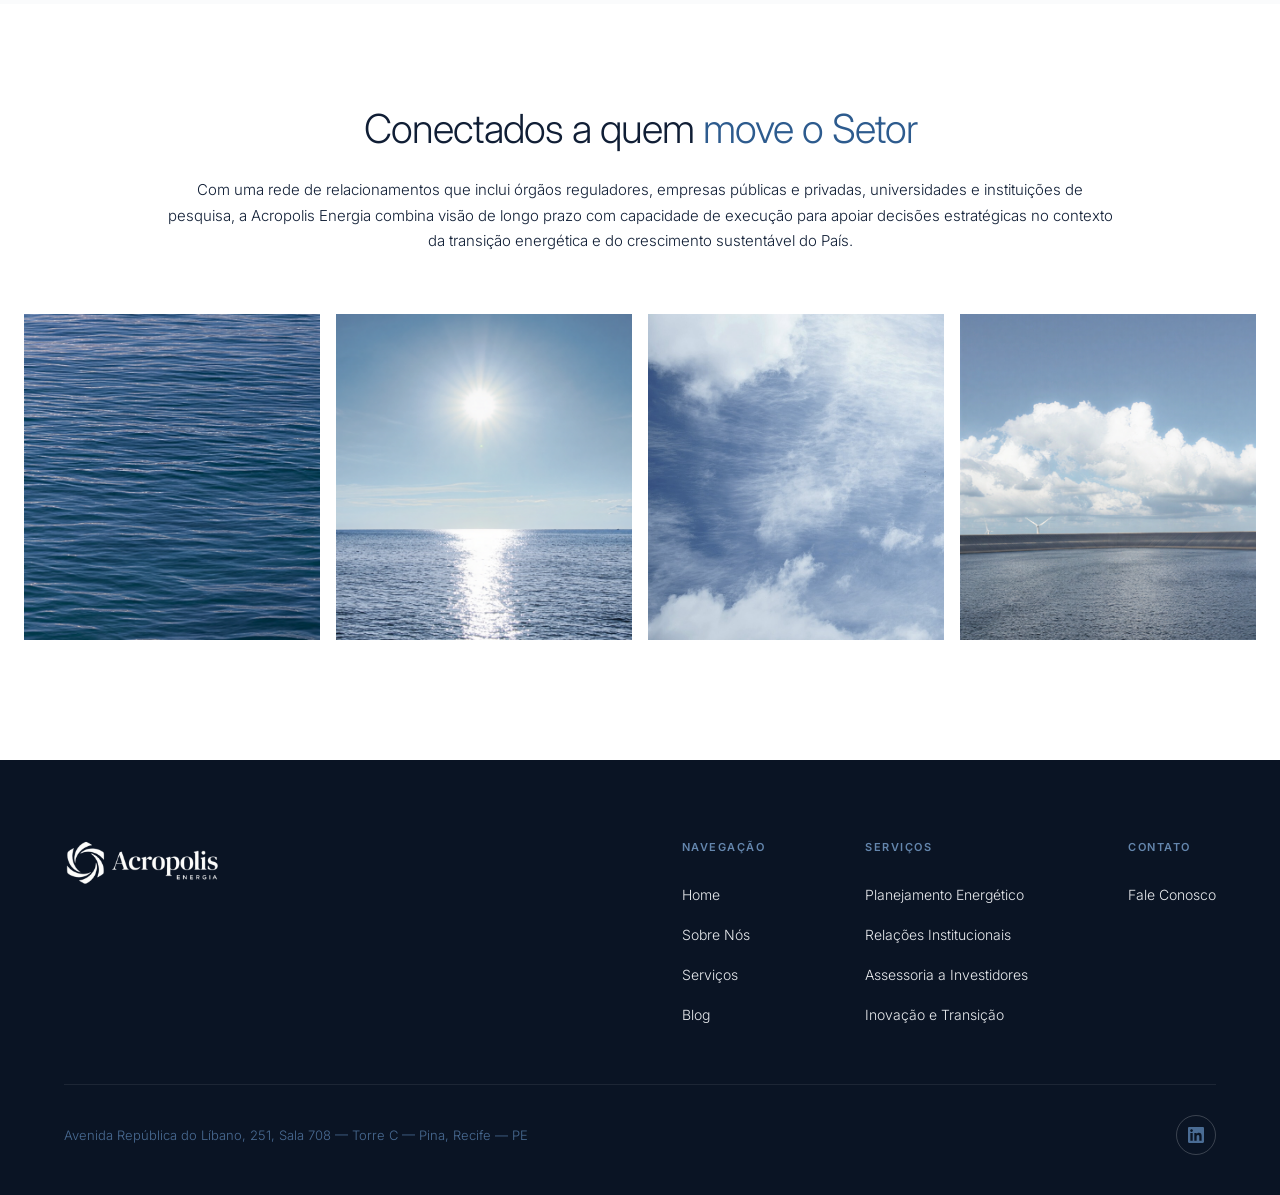
<file: sobre.html>
<!DOCTYPE html>
<html lang="pt-BR">
<head>
    <!-- Google tag (gtag.js) -->
    <script async src="https://www.googletagmanager.com/gtag/js?id=G-7NF0M60VXJ"></script>
    <script>
    window.dataLayer = window.dataLayer || [];
    function gtag(){dataLayer.push(arguments);}
    gtag('js', new Date());

    gtag('config', 'G-7NF0M60VXJ');
    </script>

    <meta charset="UTF-8">
    <meta name="viewport" content="width=device-width, initial-scale=1.0">
    <title>Sobre Nós - Acropolis Energia</title>
    <link rel="icon" type="image/png" href="Midia/Logo/Logo-Azul.png">
    <link rel="preconnect" href="https://fonts.googleapis.com">
    <link rel="preconnect" href="https://fonts.gstatic.com" crossorigin>
    <link href="https://fonts.googleapis.com/css2?family=Inter:wght@200;300;400;500;600&display=swap" rel="stylesheet">
    
    <link rel="stylesheet" href="global.css">
    <link rel="stylesheet" href="sobre.css">
</head>
<body>
    
    <header class="header">
        <div class="container header-container">
            
            <a href="index.html" class="logo">
                <img src="Midia/Logo/Logo-Branco.png" alt="Acropolis Energia">
            </a>
            
            <nav class="navbar">
                <ul>
                    <li><a href="/" >Home</a></li>
                    <li><a href="/sobre" class="active">Sobre Nós</a></li>
                    <li><a href="/servicos">Serviços</a></li>
                    <li><a href="/blog">Blog</a></li>
                </ul>
            </nav>

            <div class="header-actions">
                
                <a href="contato.html" class="btn-primary-header">Entre em Contato</a>

                <div class="header-language-switcher">
                    <a href="/sobre" class="lang-pt active">PT</a>
                    <span class="lang-separator">|</span>
                    <a href="/en/sobre" class="lang-en">EN</a>
                </div>

            </div>

        </div>
    </header>

    <main>
        <section class="sobre-hero">
            <div class="container">
                
                <div class="sobre-subtitle">
                    <span class="line"></span> SOBRE NÓS
                </div>
                
                <h1 class="sobre-title">Inovação e <span class="highlight">Solução</span></h1>
                
                <p class="sobre-description">
                    Especializada em soluções para o Setor Elétrico, a Acropolis Energia<br>oferece 45+ anos de experiência e uma visão completa do mercado.
                </p>

            </div>
        </section>

        <section class="proposta-section">
            <div class="container">
                
                <div class="proposta-header">
                    <div class="sobre-subtitle proposta-subtitle-dark justify-center">
                        <span class="line line-dark"></span> NOSSA PROPOSTA
                    </div>
                    
                    <h2>Conectando inteligência técnica a<br><span class="highlight-blue">grandes oportunidades</span></h2>
                    
                    <p>A Acrópolis Energia LTDA atua como um parceiro de confiança, conectando o conhecimento<br>técnico e regulatório com as oportunidades de investimento e desenvolvimento em geração,<br>transmissão e distribuição de energia.</p>
                </div>

                <!--    
                <div class="proposta-stats-grid">
                    
                    <div class="stat-card">
                        <h3>x projetos<br>completos</h3>
                        <p>Do planejamento à entrega final</p>
                    </div>
                    
                    <div class="stat-card">
                        <h3>X+ Clientes<br>atendidos</h3>
                        <p>Públicos, privados e institucionais</p>
                    </div>
                    
                    <div class="stat-card">
                        <h3>X estados com<br>projetos ativos</h3>
                        <p>Presença em todas as regiões do país</p>
                    </div>
                    
                    <div class="stat-card">
                        <h3>X anos de<br>operação</h3>
                        <p>Construindo confiança projeto a projeto</p>
                    </div>

                </div> -->

            </div>
        </section>

        <section class="diretor-section">
            <div class="container diretor-grid">
                
                <div class="diretor-image-wrapper">
                    <img src="Midia/Fotos/Reive Barros - Foto 9.jpg" alt="Reive Barros" class="diretor-img">
                    <div class="diretor-overlay"></div>
                </div>

                <div class="diretor-content">
                    <div class="sobre-subtitle proposta-subtitle-dark">
                        <span class="line line-dark"></span> DIRETOR
                    </div>
                    
                    <h2>Reive Barros</h2>
                    
                    <p>Engenheiro Eletricista pela Escola Politécnica de Pernambuco (POLI-UPE) e Mestre em Engenharia de Produção pela UFPE. Atuou como Secretário de Planejamento e Desenvolvimento Energético do MME, Presidente da EPE e Diretor da ANEEL, participando ativamente da formulação de políticas públicas e da regulação do Setor.</p>
                    
                    <p>Exerceu cargos de liderança técnica e executiva em grandes empresas, tais como Diretor de Engenharia na CHESF e Diretor de Gestão de Sistemas na CELPE. Foi membro de conselhos de administração e fiscal de instituições-chave como ONS, EPE, Norte Energia e STN. Possui também forte atuação acadêmica como Professor na POLI-UPE e na Fundação Getúlio Vargas (FGV).</p>
                    
                    <div class="diretor-actions">
                        
                        <a href="contato.html" class="btn-diretor">
                            Entre em Contato 
                        </a>

                        <a href="https://www.linkedin.com/in/reivebarros/" target="_blank" class="icon-diretor" aria-label="LinkedIn">
                            <svg xmlns="http://www.w3.org/2000/svg" width="18" height="18" viewBox="0 0 24 24" fill="currentColor">
                                <path d="M19 0h-14c-2.761 0-5 2.239-5 5v14c0 2.761 2.239 5 5 5h14c2.762 0 5-2.239 5-5v-14c0-2.761-2.238-5-5-5zm-11 19h-3v-11h3v11zm-1.5-12.268c-.966 0-1.75-.79-1.75-1.764s.784-1.764 1.75-1.764 1.75.79 1.75 1.764-.783 1.764-1.75 1.764zm13.5 12.268h-3v-5.604c0-3.368-4-3.113-4 0v5.604h-3v-11h3v1.765c1.396-2.586 7-2.777 7 2.476v6.759z"/>
                            </svg>
                        </a>

                        <a href="Midia\Currículo Resumido 23.06.2025.pdf" target="_blank" class="icon-diretor" aria-label="Baixar Currículo">
                            <svg xmlns="http://www.w3.org/2000/svg" width="20" height="20" viewBox="0 0 24 24" fill="none" stroke="currentColor" stroke-width="2" stroke-linecap="round" stroke-linejoin="round">
                                <path d="M14 2H6a2 2 0 0 0-2 2v16a2 2 0 0 0 2 2h12a2 2 0 0 0 2-2V8z"></path>
                                <polyline points="14 2 14 8 20 8"></polyline>
                                <line x1="16" y1="13" x2="8" y2="13"></line>
                                <line x1="16" y1="17" x2="8" y2="17"></line>
                                <polyline points="10 9 9 9 8 9"></polyline>
                            </svg>
                        </a>
                        
                    </div>
                </div>

            </div>
        </section>

        <section class="conectados-section">
            <div class="container">
                
                <div class="conectados-header">
                    <h2>Conectados a quem <span class="highlight-blue">move o Setor</span></h2>
                    
                    <p>Com uma rede de relacionamentos que inclui órgãos reguladores, empresas públicas e privadas, universidades e instituições de pesquisa, a Acropolis Energia combina visão de longo prazo com capacidade de execução para apoiar decisões estratégicas no contexto da transição energética e do crescimento sustentável do País.</p>
                </div>

            </div>

            <div class="conectados-gallery">
                
                <div class="gallery-item">
                    <img src="Midia/Fotos/Agua.png" alt="Montanhas nevadas">
                </div>
                
                <div class="gallery-item">
                    <img src="Midia/Fotos/Mar&Sol.png" alt="Céu e nuvens">
                </div>
                
                <div class="gallery-item">
                    <img src="Midia/Fotos/Ceu.png" alt="Detalhe Painéis Solares">
                </div>
                
                <div class="gallery-item">
                    <img src="Midia/Fotos/Represa.png" alt="Energia Eólica e Solar">
                </div>

            </div>
        </section>

    </main>

        </main> 
        
        <footer class="footer">
            <div class="container">
                
                <div class="footer-top">
                    <div class="footer-logo">
                        <img src="Midia/Logo/Logo-Branco.png" alt="Acropolis Energia">
                    </div>

                    <div class="footer-links">
                        <div class="footer-column">
                            <h4>NAVEGAÇÃO</h4>
                            <ul>
                                <li><a href="index.html">Home</a></li>
                                <li><a href="sobre.html">Sobre Nós</a></li>
                                <li><a href="servicos.html">Serviços</a></li>
                                <li><a href="blog.html">Blog</a></li>
                            </ul>
                        </div>
                        
                        <div class="footer-column">
                            <h4>SERVIÇOS</h4>
                            <ul>
                                <li><a href="servicos.html">Planejamento Energético</a></li>
                                <li><a href="servicos.html">Relações Institucionais</a></li>
                                <li><a href="servicos.html">Assessoria a Investidores</a></li>
                                <li><a href="servicos.html">Inovação e Transição</a></li>
                            </ul>
                        </div>

                        <div class="footer-column">
                            <h4>CONTATO</h4>
                            <ul>
                                <li><a href="contato.html">Fale Conosco</a></li>
                            </ul>
                        </div>
                    </div>
                </div>

                <div class="footer-bottom">
                    <p>Avenida República do Líbano, 251, Sala 708 — Torre C — Pina, Recife — PE</p>
                    
                    <a href="https://www.linkedin.com/in/reivebarros/" class="social-icon" aria-label="LinkedIn">
                        <svg viewBox="0 0 24 24" width="16" height="16" fill="currentColor">
                            <path d="M22.23 0H1.77C.79 0 0 .77 0 1.72v20.56C0 23.23.79 24 1.77 24h20.46c.98 0 1.77-.77 1.77-1.72V1.72C24 .77 23.2 0 22.23 0zM7.06 20.45H3.56V9h3.5v11.45zM5.31 7.44c-1.13 0-2.04-.92-2.04-2.05s.91-2.04 2.04-2.04 2.04.92 2.04 2.04-.91 2.05-2.04 2.05zm15.14 13.01h-3.5v-5.56c0-1.33-.03-3.03-1.85-3.03-1.85 0-2.13 1.45-2.13 2.94v5.65h-3.5V9h3.36v1.56h.05c.47-.89 1.62-1.83 3.33-1.83 3.56 0 4.22 2.34 4.22 5.39v6.33z"/>
                        </svg>
                    </a>
                </div>
                
            </div>
        </footer>

<script>
        const header = document.querySelector('.header');
        let ultimaPosicao = window.scrollY;

        window.addEventListener('scroll', () => {
            let posicaoAtual = window.scrollY;

            // 1. Regra de Estilo (Cor e Tamanho)
            // Se saiu do topo, garante que o menu fique azul e com padding menor.
            if (posicaoAtual > 50) {
                header.classList.add('scrolled');
            } else {
                // Só volta a ficar transparente e com padding grande no topo absoluto.
                header.classList.remove('scrolled');
            }

            // 2. Regra de Movimento (Esconder / Mostrar)
            if (posicaoAtual > ultimaPosicao && posicaoAtual > 100) {
                // Rolou para BAIXO: Esconde o menu sem alterar a cor ou o tamanho
                header.classList.add('hidden');
            } 
            else if (posicaoAtual < ultimaPosicao) {
                // Rolou para CIMA: Mostra o menu
                header.classList.remove('hidden');
            }

            ultimaPosicao = posicaoAtual;
        });
    </script>

    

    </body>
    </html>
</file>
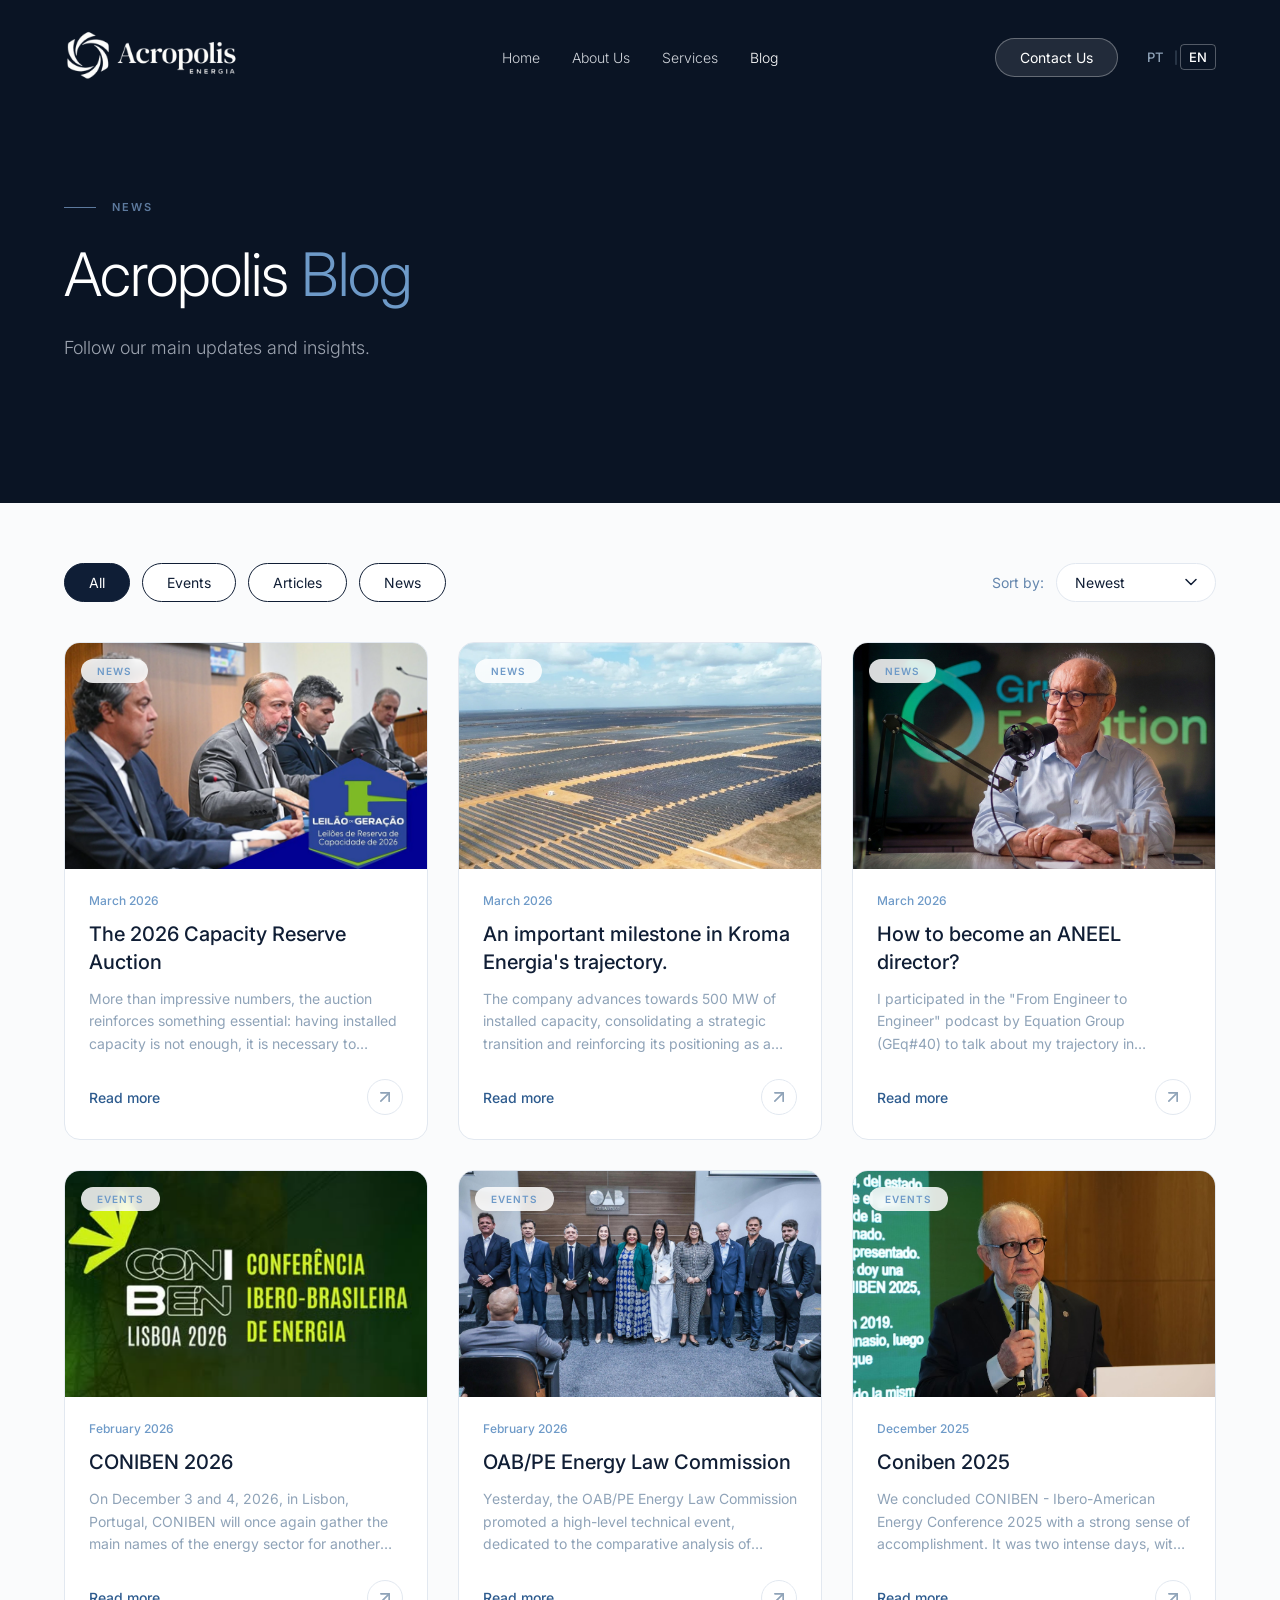
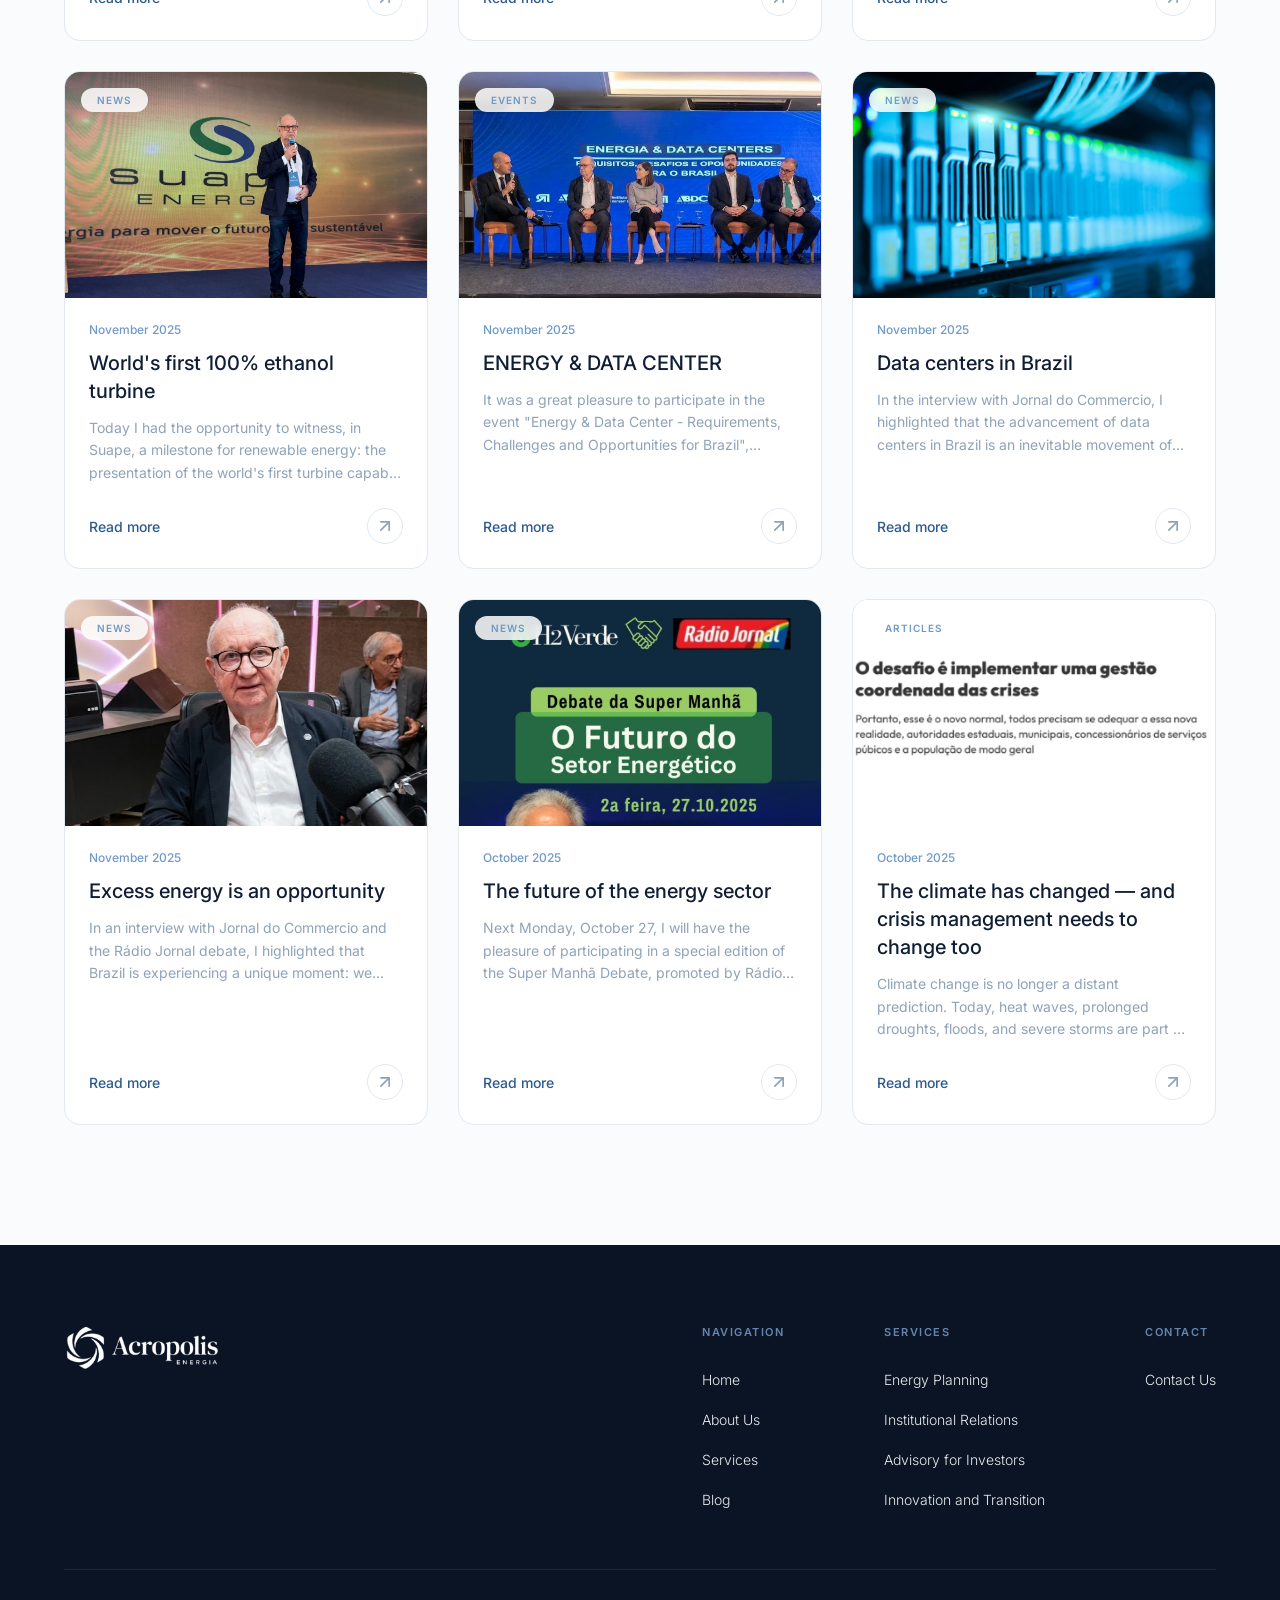
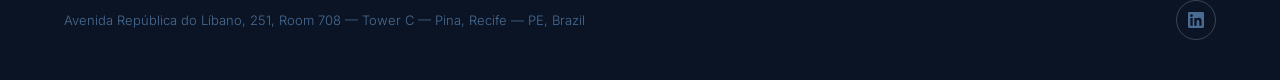
<file: en/blog.html>
<!DOCTYPE html>
<html lang="en">
<head>
    <!-- Google tag (gtag.js) -->
    <script async src="https://www.googletagmanager.com/gtag/js?id=G-7NF0M60VXJ"></script>
    <script>
    window.dataLayer = window.dataLayer || [];
    function gtag(){dataLayer.push(arguments);}
    gtag('js', new Date());

    gtag('config', 'G-7NF0M60VXJ');
    </script>
    
    <meta charset="UTF-8">
    <meta name="viewport" content="width=device-width, initial-scale=1.0">
    <title>Blog - Acropolis Energia</title>
    <link rel="icon" type="image/png" href="../Midia/Logo/Logo-Azul.png">
    <link rel="preconnect" href="https://fonts.googleapis.com">
    <link rel="preconnect" href="https://fonts.gstatic.com" crossorigin>
    <link href="https://fonts.googleapis.com/css2?family=Inter:wght@200;300;400;500;600&display=swap" rel="stylesheet">
    
    <link rel="stylesheet" href="../global.css">
    <link rel="stylesheet" href="../blog.css">
</head>
<body>

    <header class="header">
        <div class="container header-container">
            
            <a href="index.html" class="logo">
                <img src="../Midia/Logo/Logo-Branco.png" alt="Acropolis Energia">
            </a>
            
            <nav class="navbar">
                <ul>
                    <li><a href="/en/" >Home</a></li>
                    <li><a href="/en/sobre" >About Us</a></li>
                    <li><a href="/en/servicos" >Services</a></li>
                    <li><a href="/en/blog" class="active">Blog</a></li>
                </ul>
            </nav>

            <div class="header-actions">
                
                <a href="contato.html" class="btn-primary-header">Contact Us</a>

                <div class="header-language-switcher">
                    <a href="/blog" class="lang-pt">PT</a>
                    <span class="lang-separator">|</span>
                    <a href="/en/blog" class="lang-en active">EN</a>
                </div>

            </div>

        </div>
    </header>

    <main>
        <section class="blog-hero">
            <div class="container">
                
                <div class="blog-subtitle">
                    <span class="line"></span> NEWS
                </div>
                
                <h1 class="blog-title">Acropolis <span class="highlight">Blog</span></h1>
                
                <p class="blog-description">
                    Follow our main updates and insights.
                </p>

            </div>
        </section>

        <section class="blog-posts-section">
            <div class="container">
                
                <div class="blog-toolbar">
                    
                    <div class="blog-filters">
                        <button class="filter-btn active" data-filter="all">All</button>
                        <button class="filter-btn" data-filter="Events">Events</button>
                        <button class="filter-btn" data-filter="Articles">Articles</button>
                        <button class="filter-btn" data-filter="News">News</button>
                    </div>

                    <div class="blog-sort">
                        <span>Sort by:</span>
                        
                        <div class="custom-dropdown">
                            <button class="dropdown-btn" type="button">
                                <span class="dropdown-text">Newest</span>
                                <svg width="12" height="8" viewBox="0 0 12 8" fill="none" xmlns="http://www.w3.org/2000/svg">
                                    <path d="M1 1.5L6 6.5L11 1.5" stroke="#101E35" stroke-width="1.5" stroke-linecap="round" stroke-linejoin="round"/>
                                </svg>
                            </button>
                            
                            <ul class="dropdown-menu">
                                <li class="dropdown-item active" data-value="newest">Newest</li>
                                <li class="dropdown-item" data-value="oldest">Oldest</li>
                            </ul>
                        </div>
                    </div>

                </div>

                <div class="blog-grid" id="blog-grid">

                    <article class="blog-card" data-category="News" data-date="2026-03-20">
                        <div class="card-image">
                            <span class="card-tag">News</span>
                            <img src="../Midia/Blog/Avulso/leilao_de_geracao_de_energia_2026.webp" alt="The 2026 Capacity Reserve Auction">
                        </div>
                        <div class="card-content">
                            <div class="card-meta">March 2026</div>
                            <h3 class="card-title">The 2026 Capacity Reserve Auction</h3>
                            <p class="card-excerpt">More than impressive numbers, the auction reinforces something essential: having installed capacity is not enough, it is necessary to guarantee...</p>
                            
                            <div class="card-footer">
                                <a href="https://www.linkedin.com/posts/reivebarros_energia-seguranaexaenergaeztica-transiaexaetoenergaeztica-activity-7441487760219082752-dD23" target="_blank" class="read-more">Read more</a>
                                <a href="https://www.linkedin.com/posts/reivebarros_energia-seguranaexaenergaeztica-transiaexaetoenergaeztica-activity-7441487760219082752-dD23" target="_blank" class="icon-btn">
                                    <svg xmlns="http://www.w3.org/2000/svg" width="20" height="20" viewBox="0 0 24 24" fill="none" stroke="currentColor" stroke-width="2" stroke-linecap="round" stroke-linejoin="round">
                                        <line x1="7" y1="17" x2="17" y2="7"></line>
                                        <polyline points="7 7 17 7 17 17"></polyline>
                                    </svg>
                                </a>
                            </div>
                        </div>
                    </article> 
                    
                    <article class="blog-card" data-category="News" data-date="2026-03-17">
                        <div class="card-image">
                            <span class="card-tag">News</span>
                            <img src="../Midia/Blog/Avulso/Kroma Energia.webp" alt="Kroma Energia">
                        </div>
                        <div class="card-content">
                            <div class="card-meta">March 2026</div>
                            <h3 class="card-title">An important milestone in Kroma Energia's trajectory.</h3>
                            <p class="card-excerpt">The company advances towards 500 MW of installed capacity, consolidating a strategic transition and reinforcing its positioning as a generator in the electricity sector.</p>
                            
                            <div class="card-footer">
                                <a href="https://www.linkedin.com/posts/reivebarros_kroma-avan%C3%A7a-rumo-aos-500-mw-e-se-consolida-activity-7437446728385044480-t3-b" target="_blank" class="read-more">Read more</a>
                                <a href="https://www.linkedin.com/posts/reivebarros_kroma-avan%C3%A7a-rumo-aos-500-mw-e-se-consolida-activity-7437446728385044480-t3-b" target="_blank" class="icon-btn">
                                    <svg xmlns="http://www.w3.org/2000/svg" width="20" height="20" viewBox="0 0 24 24" fill="none" stroke="currentColor" stroke-width="2" stroke-linecap="round" stroke-linejoin="round">
                                        <line x1="7" y1="17" x2="17" y2="7"></line>
                                        <polyline points="7 7 17 7 17 17"></polyline>
                                    </svg>
                                </a>
                            </div>
                        </div>
                    </article>
                    
                    <article class="blog-card" data-category="News" data-date="2026-03-16">
                        <div class="card-image">
                            <span class="card-tag">News</span>
                            <img src="../Midia/Blog/Podcast Equation/Reive Barros - Podcast Equation.png" alt="Equation Group">
                        </div>
                        <div class="card-content">
                            <div class="card-meta">March 2026</div>
                            <h3 class="card-title">How to become an ANEEL director?</h3>
                            <p class="card-excerpt">I participated in the "From Engineer to Engineer" podcast by Equation Group (GEq#40) to talk about my trajectory in Electrical Engineering and how it is possible to build a career that unites technique, regulation, and energy planning.</p>
                            
                            <div class="card-footer">
                                <a href="https://www.linkedin.com/posts/reivebarros_como-se-tornar-um-diretor-da-aneel-com-reive-activity-7434509667571130368-UB6i" target="_blank" class="read-more">Read more</a>
                                <a href="https://www.linkedin.com/posts/reivebarros_como-se-tornar-um-diretor-da-aneel-com-reive-activity-7434509667571130368-UB6i" target="_blank" class="icon-btn">
                                    <svg xmlns="http://www.w3.org/2000/svg" width="20" height="20" viewBox="0 0 24 24" fill="none" stroke="currentColor" stroke-width="2" stroke-linecap="round" stroke-linejoin="round">
                                        <line x1="7" y1="17" x2="17" y2="7"></line>
                                        <polyline points="7 7 17 7 17 17"></polyline>
                                    </svg>
                                </a>
                            </div>
                        </div>
                    </article>
                    
                    <article class="blog-card" data-category="Events" data-date="2026-02-28">
                        <div class="card-image">
                            <span class="card-tag">Events</span>
                            <img src="../Midia/Blog/CONIBEN 2026/Coniben 2026 - Logo.png" alt="CONIBEN 2026">
                        </div>
                        <div class="card-content">
                            <div class="card-meta">February 2026</div>
                            <h3 class="card-title">CONIBEN 2026</h3>
                            <p class="card-excerpt">On December 3 and 4, 2026, in Lisbon, Portugal, CONIBEN will once again gather the main names of the energy sector for another edition that promises to expand connections, business, and impacts.</p>
                            
                            <div class="card-footer">
                                <a href="https://www.linkedin.com/posts/reivebarros_coniben-energia-transiaexaetoenergaeztica-activity-7427649894124843011-pL0M" target="_blank" class="read-more">Read more</a>
                                <a href="https://www.linkedin.com/posts/reivebarros_coniben-energia-transiaexaetoenergaeztica-activity-7427649894124843011-pL0M" target="_blank" class="icon-btn">
                                    <svg xmlns="http://www.w3.org/2000/svg" width="20" height="20" viewBox="0 0 24 24" fill="none" stroke="currentColor" stroke-width="2" stroke-linecap="round" stroke-linejoin="round">
                                        <line x1="7" y1="17" x2="17" y2="7"></line>
                                        <polyline points="7 7 17 7 17 17"></polyline>
                                    </svg>
                                </a>
                            </div>
                        </div>
                    </article>
                    
                    <article class="blog-card" data-category="Events" data-date="2026-02-27">
                        <div class="card-image">
                            <span class="card-tag">Events</span>
                            <img src="../Midia/Blog/OAB/Comissão de Direito de Energia da OABPE.jpg" alt="OABPE Energy Law Commission">
                        </div>
                        <div class="card-content">
                            <div class="card-meta">February 2026</div>
                            <h3 class="card-title">OAB/PE Energy Law Commission</h3>
                            <p class="card-excerpt">Yesterday, the OAB/PE Energy Law Commission promoted a high-level technical event, dedicated to the comparative analysis of energy regulation in Brazil, the United Kingdom, and the European Union.</p>
                            
                            <div class="card-footer">
                                <a href="https://www.linkedin.com/posts/janine-santos-_ontem-a-comiss%C3%A3o-de-direito-de-energia-da-ugcPost-7415388746688229376-BIdh" target="_blank" class="read-more">Read more</a>
                                <a href="https://www.linkedin.com/posts/janine-santos-_ontem-a-comiss%C3%A3o-de-direito-de-energia-da-ugcPost-7415388746688229376-BIdh" target="_blank" class="icon-btn">
                                    <svg xmlns="http://www.w3.org/2000/svg" width="20" height="20" viewBox="0 0 24 24" fill="none" stroke="currentColor" stroke-width="2" stroke-linecap="round" stroke-linejoin="round">
                                        <line x1="7" y1="17" x2="17" y2="7"></line>
                                        <polyline points="7 7 17 7 17 17"></polyline>
                                    </svg>
                                </a>
                            </div>
                        </div>
                    </article>
                    
                    <article class="blog-card" data-category="Events" data-date="2025-12-27">
                        <div class="card-image">
                            <span class="card-tag">Events</span>
                            <img src="../Midia/Blog/CONIBEN 2026/Coniben 2025.jpg" alt="Coniben 2025">
                        </div>
                        <div class="card-content">
                            <div class="card-meta">December 2025</div>
                            <h3 class="card-title">Coniben 2025</h3>
                            <p class="card-excerpt">We concluded CONIBEN - Ibero-American Energy Conference 2025 with a strong sense of accomplishment. It was two intense days, with 11 panels gathering representatives from Brazil, Portugal, and Spain to discuss decisive themes such as energy transition, innovation, infrastructure, technology, and public policies.</p>
                            
                            <div class="card-footer">
                                <a href="https://www.linkedin.com/posts/reivebarros_coniben-2025-refor%C3%A7a-integra%C3%A7%C3%A3o-entre-brasil-activity-7401628573326827521-2_Ch" target="_blank" class="read-more">Read more</a>
                                <a href="https://www.linkedin.com/posts/reivebarros_coniben-2025-refor%C3%A7a-integra%C3%A7%C3%A3o-entre-brasil-activity-7401628573326827521-2_Ch" target="_blank" class="icon-btn">
                                    <svg xmlns="http://www.w3.org/2000/svg" width="20" height="20" viewBox="0 0 24 24" fill="none" stroke="currentColor" stroke-width="2" stroke-linecap="round" stroke-linejoin="round">
                                        <line x1="7" y1="17" x2="17" y2="7"></line>
                                        <polyline points="7 7 17 7 17 17"></polyline>
                                    </svg>
                                </a>
                            </div>
                        </div>
                    </article>
                    
                    <article class="blog-card" data-category="News" data-date="2025-11-27">
                        <div class="card-image">
                            <span class="card-tag">News</span>
                            <img src="../Midia/Blog/Avulso/Apresentacao Suape.jpg" alt="Suape">
                        </div>
                        <div class="card-content">
                            <div class="card-meta">November 2025</div>
                            <h3 class="card-title">World's first 100% ethanol turbine</h3>
                            <p class="card-excerpt">Today I had the opportunity to witness, in Suape, a milestone for renewable energy: the presentation of the world's first turbine capable of generating electricity 100% from ethanol, developed by Wärtsilä and installed by Suape Energia.</p>
                            
                            <div class="card-footer">
                                <a href="https://www.linkedin.com/posts/reivebarros_suape-activity-7396827681184616448-0IZs" target="_blank" class="read-more">Read more</a>
                                <a href="https://www.linkedin.com/posts/reivebarros_suape-activity-7396827681184616448-0IZs" target="_blank" class="icon-btn">
                                    <svg xmlns="http://www.w3.org/2000/svg" width="20" height="20" viewBox="0 0 24 24" fill="none" stroke="currentColor" stroke-width="2" stroke-linecap="round" stroke-linejoin="round">
                                        <line x1="7" y1="17" x2="17" y2="7"></line>
                                        <polyline points="7 7 17 7 17 17"></polyline>
                                    </svg>
                                </a>
                            </div>
                        </div>
                    </article>

                    <article class="blog-card" data-category="Events" data-date="2025-11-25">
                        <div class="card-image">
                            <span class="card-tag">Events</span>
                            <img src="../Midia/Blog/Avulso/ENERGIA & DATA CENTER.jpg" alt="ENERGY & DATA CENTER">
                        </div>
                        <div class="card-content">
                            <div class="card-meta">November 2025</div>
                            <h3 class="card-title">ENERGY & DATA CENTER</h3>
                            <p class="card-excerpt">It was a great pleasure to participate in the event "Energy & Data Center - Requirements, Challenges and Opportunities for Brazil", organized by the Pensar Energia Institute, which gathered public and private sector representatives to discuss a strategic theme for the country's future.</p>
                            
                            <div class="card-footer">
                                <a href="https://www.linkedin.com/posts/reivebarros_energia-datacenter-infraestrutura-activity-7394715643515682817-RuHN" target="_blank" class="read-more">Read more</a>
                                <a href="https://www.linkedin.com/posts/reivebarros_energia-datacenter-infraestrutura-activity-7394715643515682817-RuHN" target="_blank" class="icon-btn">
                                    <svg xmlns="http://www.w3.org/2000/svg" width="20" height="20" viewBox="0 0 24 24" fill="none" stroke="currentColor" stroke-width="2" stroke-linecap="round" stroke-linejoin="round">
                                        <line x1="7" y1="17" x2="17" y2="7"></line>
                                        <polyline points="7 7 17 7 17 17"></polyline>
                                    </svg>
                                </a>
                            </div>
                        </div>
                    </article>

                    <article class="blog-card" data-category="News" data-date="2025-11-20">
                        <div class="card-image">
                            <span class="card-tag">News</span>
                            <img src="../Midia/Blog/Avulso/Data centers no Brasil.webp" alt="Data centers in Brazil">
                        </div>
                        <div class="card-content">
                            <div class="card-meta">November 2025</div>
                            <h3 class="card-title">Data centers in Brazil</h3>
                            <p class="card-excerpt">In the interview with Jornal do Commercio, I highlighted that the advancement of data centers in Brazil is an inevitable movement of the digital age — but also a great opportunity for the energy sector.</p>
                            
                            <div class="card-footer">
                                <a href="https://www.linkedin.com/posts/reivebarros_expans%C3%A3o-de-data-centers-acende-alerta-sobre-activity-7390010714175918081-F0Gm" target="_blank" class="read-more">Read more</a>
                                <a href="https://www.linkedin.com/posts/reivebarros_expans%C3%A3o-de-data-centers-acende-alerta-sobre-activity-7390010714175918081-F0Gm" target="_blank" class="icon-btn">
                                    <svg xmlns="http://www.w3.org/2000/svg" width="20" height="20" viewBox="0 0 24 24" fill="none" stroke="currentColor" stroke-width="2" stroke-linecap="round" stroke-linejoin="round">
                                        <line x1="7" y1="17" x2="17" y2="7"></line>
                                        <polyline points="7 7 17 7 17 17"></polyline>
                                    </svg>
                                </a>
                            </div>
                        </div>
                    </article>

                    <article class="blog-card" data-category="News" data-date="2025-11-18">
                        <div class="card-image">
                            <span class="card-tag">News</span>
                            <img src="../Midia/Blog/Avulso/entrevista ao Jornal do Commercio.jpg" alt="Excess energy is an opportunity">
                        </div>
                        <div class="card-content">
                            <div class="card-meta">November 2025</div>
                            <h3 class="card-title">Excess energy is an opportunity</h3>
                            <p class="card-excerpt">In an interview with Jornal do Commercio and the Rádio Jornal debate, I highlighted that Brazil is experiencing a unique moment: we have a lot of available energy — and this should be seen as an opportunity, not a problem.</p>
                            
                            <div class="card-footer">
                                <a href="https://www.linkedin.com/posts/reivebarros_excesso-de-energia-precisa-ser-vista-como-activity-7389008142417690624-QNFl" target="_blank" class="read-more">Read more</a>
                                <a href="https://www.linkedin.com/posts/reivebarros_excesso-de-energia-precisa-ser-vista-como-activity-7389008142417690624-QNFl" target="_blank" class="icon-btn">
                                    <svg xmlns="http://www.w3.org/2000/svg" width="20" height="20" viewBox="0 0 24 24" fill="none" stroke="currentColor" stroke-width="2" stroke-linecap="round" stroke-linejoin="round">
                                        <line x1="7" y1="17" x2="17" y2="7"></line>
                                        <polyline points="7 7 17 7 17 17"></polyline>
                                    </svg>
                                </a>
                            </div>
                        </div>
                    </article>

                    <article class="blog-card" data-category="News" data-date="2025-10-30">
                        <div class="card-image">
                            <span class="card-tag">News</span>
                            <img src="../Midia/Blog/Avulso/O futuro do setor energético.png" alt="The future of the energy sector">
                        </div>
                        <div class="card-content">
                            <div class="card-meta">October 2025</div>
                            <h3 class="card-title">The future of the energy sector</h3>
                            <p class="card-excerpt">Next Monday, October 27, I will have the pleasure of participating in a special edition of the Super Manhã Debate, promoted by Rádio Jornal FM 90.3, with the theme "The future of the energy sector".</p>
                            
                            <div class="card-footer">
                                <a href="https://www.linkedin.com/posts/reivebarros_debate-o-futuro-do-setor-energ%C3%A9tico-activity-7387615066650492928-Brob" target="_blank" class="read-more">Read more</a>
                                <a href="https://www.linkedin.com/posts/reivebarros_debate-o-futuro-do-setor-energ%C3%A9tico-activity-7387615066650492928-Brob" target="_blank" class="icon-btn">
                                    <svg xmlns="http://www.w3.org/2000/svg" width="20" height="20" viewBox="0 0 24 24" fill="none" stroke="currentColor" stroke-width="2" stroke-linecap="round" stroke-linejoin="round">
                                        <line x1="7" y1="17" x2="17" y2="7"></line>
                                        <polyline points="7 7 17 7 17 17"></polyline>
                                    </svg>
                                </a>
                            </div>
                        </div>
                    </article>

                    <article class="blog-card" data-category="Articles" data-date="2025-10-27">
                        <div class="card-image">
                            <span class="card-tag">Articles</span>
                            <img src="../Midia/Blog/Avulso/O clima mudou.png" alt="The climate has changed">
                        </div>
                        <div class="card-content">
                            <div class="card-meta">October 2025</div>
                            <h3 class="card-title">The climate has changed — and crisis management needs to change too</h3>
                            <p class="card-excerpt">Climate change is no longer a distant prediction. Today, heat waves, prolonged droughts, floods, and severe storms are part of our daily lives — impacting cities, services, and the lives of millions of people.</p>
                            
                            <div class="card-footer">
                                <a href="https://www.linkedin.com/posts/reivebarros_o-desafio-%C3%A9-implementar-uma-gest%C3%A3o-coordenada-activity-7384983432042287104-2s7q" target="_blank" class="read-more">Read more</a>
                                <a href="https://www.linkedin.com/posts/reivebarros_o-desafio-%C3%A9-implementar-uma-gest%C3%A3o-coordenada-activity-7384983432042287104-2s7q" target="_blank" class="icon-btn">
                                    <svg xmlns="http://www.w3.org/2000/svg" width="20" height="20" viewBox="0 0 24 24" fill="none" stroke="currentColor" stroke-width="2" stroke-linecap="round" stroke-linejoin="round">
                                        <line x1="7" y1="17" x2="17" y2="7"></line>
                                        <polyline points="7 7 17 7 17 17"></polyline>
                                    </svg>
                                </a>
                            </div>
                        </div>
                    </article>

                </div>
            </div>
        </section>

        </main>

    <footer class="footer">
            <div class="container">
                
                <div class="footer-top">
                    <div class="footer-logo">
                        <img src="../Midia/Logo/Logo-Branco.png" alt="Acropolis Energia">
                    </div>

                    <div class="footer-links">
                        <div class="footer-column">
                            <h4>NAVIGATION</h4>
                            <ul>
                                <li><a href="index.html">Home</a></li>
                                <li><a href="sobre.html">About Us</a></li>
                                <li><a href="servicos.html">Services</a></li>
                                <li><a href="blog.html">Blog</a></li>
                            </ul>
                        </div>
                        
                        <div class="footer-column">
                            <h4>SERVICES</h4>
                            <ul>
                                <li><a href="servicos.html">Energy Planning</a></li>
                                <li><a href="servicos.html">Institutional Relations</a></li>
                                <li><a href="servicos.html">Advisory for Investors</a></li>
                                <li><a href="servicos.html">Innovation and Transition</a></li>
                            </ul>
                        </div>

                        <div class="footer-column">
                            <h4>CONTACT</h4>
                            <ul>
                                <li><a href="contato.html">Contact Us</a></li>
                            </ul>
                        </div>
                    </div>
                </div>

                <div class="footer-bottom">
                    <p>Avenida República do Líbano, 251, Room 708 — Tower C — Pina, Recife — PE, Brazil</p>
                    
                    <a href="https://www.linkedin.com/in/reivebarros/" class="social-icon" aria-label="LinkedIn">
                        <svg viewBox="0 0 24 24" width="16" height="16" fill="currentColor">
                            <path d="M22.23 0H1.77C.79 0 0 .77 0 1.72v20.56C0 23.23.79 24 1.77 24h20.46c.98 0 1.77-.77 1.77-1.72V1.72C24 .77 23.2 0 22.23 0zM7.06 20.45H3.56V9h3.5v11.45zM5.31 7.44c-1.13 0-2.04-.92-2.04-2.05s.91-2.04 2.04-2.04 2.04.92 2.04 2.04-.91 2.05-2.04 2.05zm15.14 13.01h-3.5v-5.56c0-1.33-.03-3.03-1.85-3.03-1.85 0-2.13 1.45-2.13 2.94v5.65h-3.5V9h3.36v1.56h.05c.47-.89 1.62-1.83 3.33-1.83 3.56 0 4.22 2.34 4.22 5.39v6.33z"/>
                        </svg>
                    </a>
                </div>
                
            </div>
        </footer>

    <script>
        // Lógica do Dropdown Customizado e Ordenação
        const dropdown = document.querySelector('.custom-dropdown');
        const dropdownBtn = dropdown.querySelector('.dropdown-btn');
        const dropdownItems = dropdown.querySelectorAll('.dropdown-item');
        const dropdownText = dropdown.querySelector('.dropdown-text');
        
        const blogGrid = document.querySelector('.blog-grid');

        dropdownBtn.addEventListener('click', (e) => {
            e.stopPropagation();
            dropdown.classList.toggle('open');
        });

        function sortCards(order) {
            const cards = Array.from(blogGrid.querySelectorAll('.blog-card'));

            cards.sort((a, b) => {
                const dateA = new Date(a.getAttribute('data-date'));
                const dateB = new Date(b.getAttribute('data-date'));

                if (order === 'newest') {
                    return dateB - dateA; 
                } else {
                    return dateA - dateB; 
                }
            });

            blogGrid.innerHTML = '';
            cards.forEach(card => blogGrid.appendChild(card));
        }

        dropdownItems.forEach(item => {
            item.addEventListener('click', () => {
                dropdownItems.forEach(i => i.classList.remove('active'));
                item.classList.add('active');
                dropdownText.textContent = item.textContent;
                dropdown.classList.remove('open');
                
                const orderValue = item.getAttribute('data-value');
                sortCards(orderValue);
            });
        });

        document.addEventListener('click', (e) => {
            if (!dropdown.contains(e.target)) {
                dropdown.classList.remove('open');
            }
        });
    </script>

    <script>
        // LÓGICA DO FILTRO DE CATEGORIAS (TAGS)
        const filterBtns = document.querySelectorAll('.filter-btn');
        const cards = document.querySelectorAll('.blog-card');

        filterBtns.forEach(btn => {
            btn.addEventListener('click', () => {
                filterBtns.forEach(b => b.classList.remove('active'));
                btn.classList.add('active');

                const filterValue = btn.getAttribute('data-filter');

                cards.forEach(card => {
                    const cardCategory = card.getAttribute('data-category');
                    
                    if (filterValue === 'all' || filterValue === cardCategory) {
                        card.style.display = 'flex'; 
                    } else {
                        card.style.display = 'none'; 
                    }
                });
            });
        });
    </script>

    <script>
        const header = document.querySelector('.header');
        let ultimaPosicao = window.scrollY;

        window.addEventListener('scroll', () => {
            let posicaoAtual = window.scrollY;

            if (posicaoAtual > 50) {
                header.classList.add('scrolled');
            } else {
                header.classList.remove('scrolled');
            }

            if (posicaoAtual > ultimaPosicao && posicaoAtual > 100) {
                header.classList.add('hidden');
            } 
            else if (posicaoAtual < ultimaPosicao) {
                header.classList.remove('hidden');
            }

            ultimaPosicao = posicaoAtual;
        });
    </script>

</body>
</html>
</file>
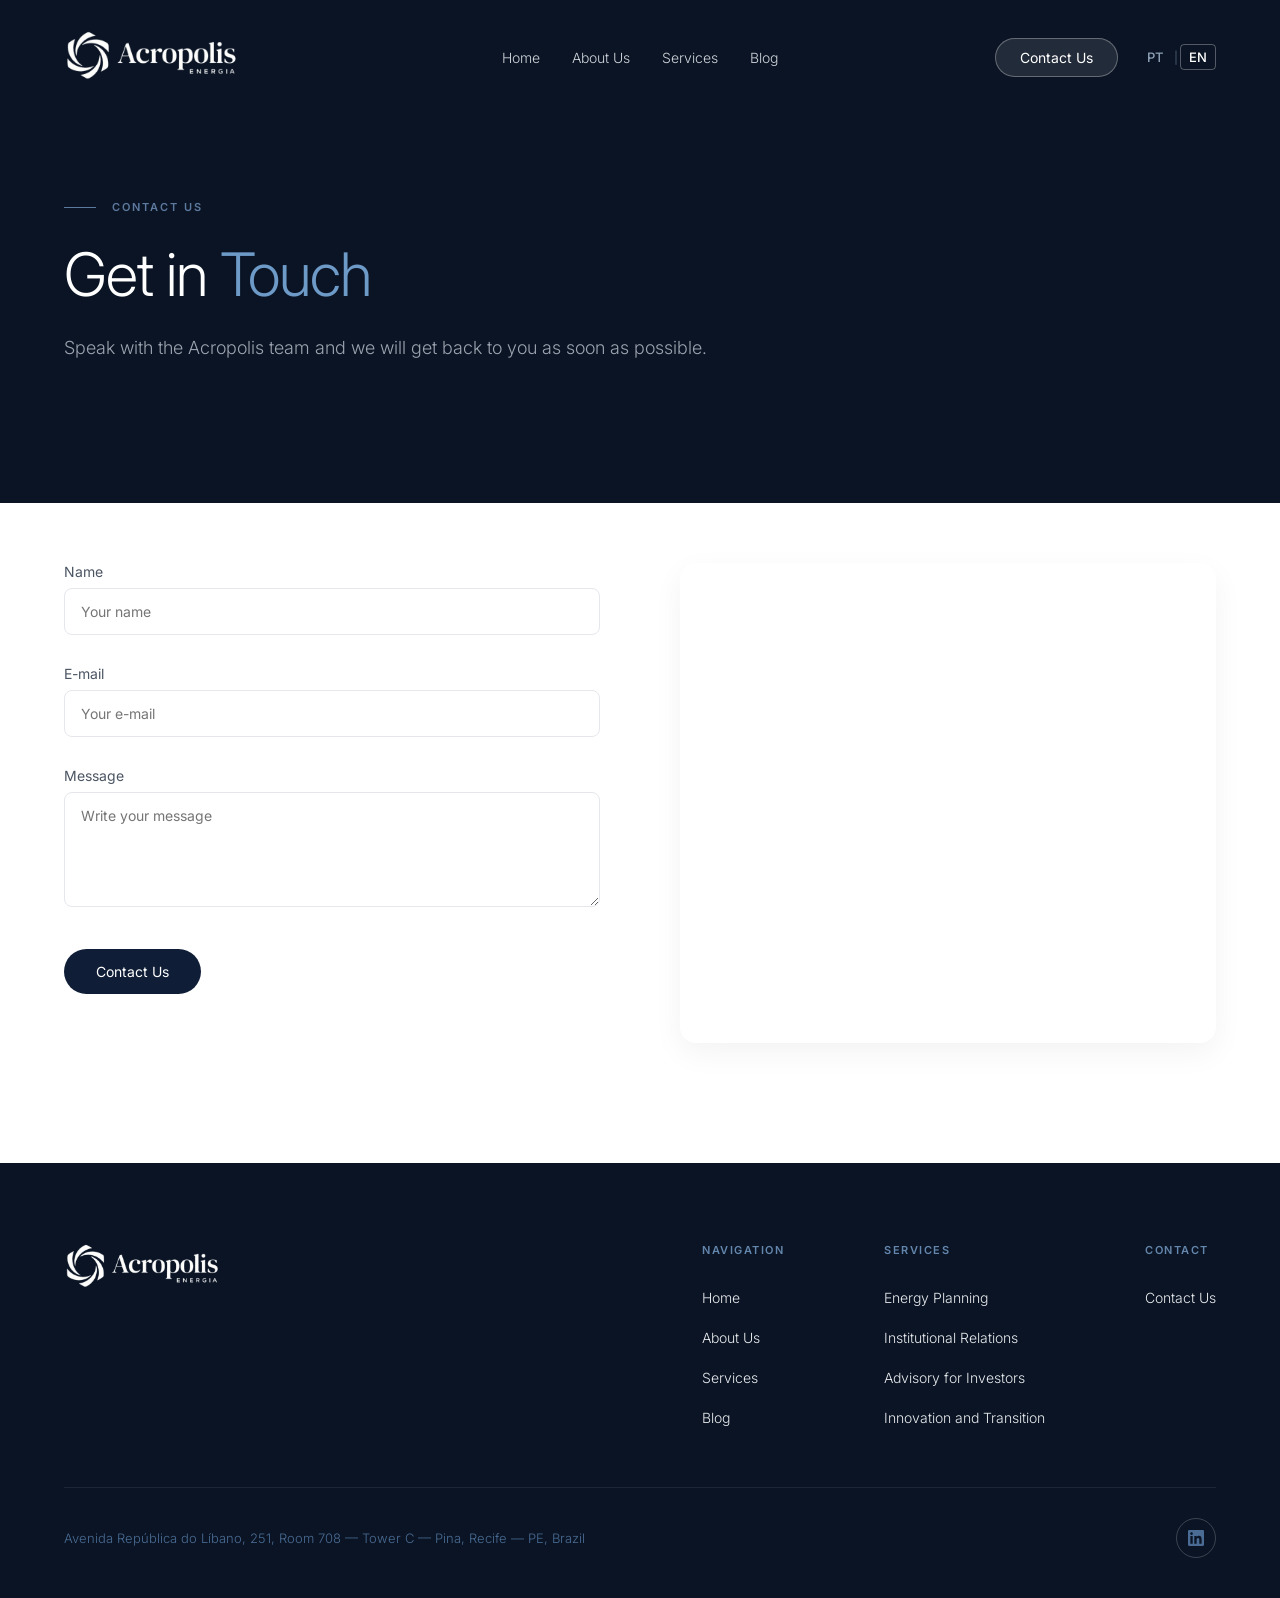
<file: en/contato.html>
<!DOCTYPE html>
<html lang="en">
<head>
    <!-- Google tag (gtag.js) -->
    <script async src="https://www.googletagmanager.com/gtag/js?id=G-7NF0M60VXJ"></script>
    <script>
    window.dataLayer = window.dataLayer || [];
    function gtag(){dataLayer.push(arguments);}
    gtag('js', new Date());

    gtag('config', 'G-7NF0M60VXJ');
    </script>
    
    <meta charset="UTF-8">
    <meta name="viewport" content="width=device-width, initial-scale=1.0">
    <title>Contact Us - Acropolis Energia</title>
    <link rel="icon" type="image/png" href="../Midia/Logo/Logo-Azul.png">
    <link rel="preconnect" href="https://fonts.googleapis.com">
    <link rel="preconnect" href="https://fonts.gstatic.com" crossorigin>
    <link href="https://fonts.googleapis.com/css2?family=Inter:wght@200;300;400;500;600&display=swap" rel="stylesheet">
    
    <link rel="stylesheet" href="../global.css">
    <link rel="stylesheet" href="../contato.css">
</head>
<body>
    
    <header class="header">
        <div class="container header-container">
            
            <a href="index.html" class="logo">
                <img src="../Midia/Logo/Logo-Branco.png" alt="Acropolis Energia">
            </a>
            
            <nav class="navbar">
                <ul>
                    <li><a href="/en/" >Home</a></li>
                    <li><a href="/en/sobre" >About Us</a></li>
                    <li><a href="/en/servicos" >Services</a></li>
                    <li><a href="/en/blog">Blog</a></li>
                </ul>
            </nav>

            <div class="header-actions">
                
                <a href="contato.html" class="btn-primary-header">Contact Us</a>

                <div class="header-language-switcher">
                    <a href="/contato" class="lang-pt">PT</a>
                    <span class="lang-separator">|</span>
                    <a href="/en/contato" class="lang-en active">EN</a>
                </div>

            </div>

        </div>
    </header>

    <main>
        <section class="contato-hero">
            <div class="container">
                
                <div class="contato-subtitle">
                    <span class="line"></span> CONTACT US
                </div>
                
                <h1 class="contato-title">Get in <span class="highlight">Touch</span></h1>
                
                <p class="contato-description">
                    Speak with the Acropolis team and we will get back to you as soon as possible.
                </p>

            </div>
        </section>

        <section class="contato-form-section">
            <div class="container contato-grid">
                
                <div class="contato-form-wrapper">
                    <form id="contatoForm" action="https://formspree.io/f/mnjbekrq" method="POST" novalidate>
                        
                        <div class="form-group">
                            <label for="nome">Name</label>
                            <input type="text" id="nome" name="nome" placeholder="Your name">
                            <span class="error-msg" id="erro-nome">Please fill in your name.</span>
                        </div>
                        
                        <div class="form-group">
                            <label for="email">E-mail</label>
                            <input type="email" id="email" name="email" placeholder="Your e-mail">
                            <span class="error-msg" id="erro-email">Please enter a valid e-mail.</span>
                        </div>
                        
                        <div class="form-group">
                            <label for="mensagem">Message</label>
                            <textarea id="mensagem" name="mensagem" placeholder="Write your message" rows="5"></textarea>
                            <span class="error-msg" id="erro-mensagem">Please write a message.</span>
                        </div>
                        
                        <button type="submit" class="btn-submit">
                            Contact Us 
                        </button>
                    </form>
                </div>

                <div class="contato-map-wrapper">
                    <iframe 
                        src="https://www.google.com/maps/embed?pb=!1m18!1m12!1m3!1d3950.1557088998836!2d-34.8872138!3d-8.0864388!2m3!1f0!2f0!3f0!3m2!1i1024!2i768!4f13.1!3m3!1m2!1s0x7ab18bb1d7f4cb1%3A0x8e83b4823293e506!2sAv.%20Rep%C3%BAblica%20do%20L%C3%ADbano%2C%20251%20-%20Pina%2C%20Recife%20-%20PE%2C%2051110-160!5e0!3m2!1spt-BR!2sbr!4v1700000000000!5m2!1spt-BR!2sbr" 
                        width="100%" 
                        height="100%" 
                        style="border:0;" 
                        allowfullscreen="" 
                        loading="lazy" 
                        referrerpolicy="no-referrer-when-downgrade">
                    </iframe>
                </div>

            </div>
        </section>

        <div id="sucessoModal" class="modal-overlay">
            <div class="modal-content">
                <div class="modal-icon">
                    <svg width="32" height="32" viewBox="0 0 24 24" fill="none" stroke="currentColor" stroke-width="2" stroke-linecap="round" stroke-linejoin="round">
                        <polyline points="20 6 9 17 4 12"></polyline>
                    </svg>
                </div>
                <h3>Message Sent!</h3>
                <p>Thank you for contacting Acropolis Energia. Our team will get back to you as soon as possible.</p>
                <button id="closeModal" class="btn-modal-fechar">Close</button>
            </div>
        </div>

    </main>

    <footer class="footer">
        <div class="container">
            <div class="footer-top">
                <div class="footer-logo">
                    <img src="../Midia/Logo/Logo-Branco.png" alt="Acropolis Energia">
                </div>
                <div class="footer-links">
                    <div class="footer-column">
                        <h4>NAVIGATION</h4>
                        <ul>
                            <li><a href="index.html">Home</a></li>
                            <li><a href="sobre.html">About Us</a></li>
                            <li><a href="servicos.html">Services</a></li>
                            <li><a href="blog.html">Blog</a></li>
                        </ul>
                    </div>
                    <div class="footer-column">
                        <h4>SERVICES</h4>
                        <ul>
                            <li><a href="servicos.html">Energy Planning</a></li>
                            <li><a href="servicos.html">Institutional Relations</a></li>
                            <li><a href="servicos.html">Advisory for Investors</a></li>
                            <li><a href="servicos.html">Innovation and Transition</a></li>
                        </ul>
                    </div>
                    <div class="footer-column">
                        <h4>CONTACT</h4>
                        <ul>
                            <li><a href="contato.html">Contact Us</a></li>
                        </ul>
                    </div>
                </div>
            </div>
            <div class="footer-bottom">
                <p>Avenida República do Líbano, 251, Room 708 — Tower C — Pina, Recife — PE, Brazil</p>
                <a href="https://www.linkedin.com/in/reivebarros/" class="social-icon" aria-label="LinkedIn">
                    <svg viewBox="0 0 24 24" width="16" height="16" fill="currentColor">
                        <path d="M22.23 0H1.77C.79 0 0 .77 0 1.72v20.56C0 23.23.79 24 1.77 24h20.46c.98 0 1.77-.77 1.77-1.72V1.72C24 .77 23.2 0 22.23 0zM7.06 20.45H3.56V9h3.5v11.45zM5.31 7.44c-1.13 0-2.04-.92-2.04-2.05s.91-2.04 2.04-2.04 2.04.92 2.04 2.04-.91 2.05-2.04 2.05zm15.14 13.01h-3.5v-5.56c0-1.33-.03-3.03-1.85-3.03-1.85 0-2.13 1.45-2.13 2.94v5.65h-3.5V9h3.36v1.56h.05c.47-.89 1.62-1.83 3.33-1.83 3.56 0 4.22 2.34 4.22 5.39v6.33z"/>
                    </svg>
                </a>
            </div>
        </div>
    </footer>

    <script>
        const form = document.getElementById('contatoForm');
        const modal = document.getElementById('sucessoModal');
        const closeModalBtn = document.getElementById('closeModal');
        const submitBtn = form.querySelector('.btn-submit');
        const originalBtnText = submitBtn.innerHTML;

        function isEmailValid(email) {
            const regex = /^[^\s@]+@[^\s@]+\.[^\s@]+$/;
            return regex.test(email);
        }

        ['nome', 'email', 'mensagem'].forEach(id => {
            document.getElementById(id).addEventListener('input', function() {
                this.classList.remove('input-error');
                document.getElementById('erro-' + id).classList.remove('active');
            });
        });

        form.addEventListener('submit', async function(event) {
            event.preventDefault(); 

            let isValid = true;
            const nomeInput = document.getElementById('nome');
            const emailInput = document.getElementById('email');
            const mensagemInput = document.getElementById('mensagem');

            document.querySelectorAll('.error-msg').forEach(msg => msg.classList.remove('active'));
            document.querySelectorAll('.form-group input, .form-group textarea').forEach(input => input.classList.remove('input-error'));

            if (nomeInput.value.trim() === '') {
                document.getElementById('erro-nome').classList.add('active');
                nomeInput.classList.add('input-error');
                isValid = false;
            }

            if (emailInput.value.trim() === '' || !isEmailValid(emailInput.value.trim())) {
                document.getElementById('erro-email').classList.add('active');
                emailInput.classList.add('input-error');
                isValid = false;
            }

            if (mensagemInput.value.trim() === '') {
                document.getElementById('erro-mensagem').classList.add('active');
                mensagemInput.classList.add('input-error');
                isValid = false;
            }

            if (!isValid) {
                return; 
            }

            submitBtn.innerHTML = 'Sending...';
            submitBtn.disabled = true;

            const data = new FormData(event.target);

            try {
                const response = await fetch(event.target.action, {
                    method: form.method,
                    body: data,
                    headers: {
                        'Accept': 'application/json'
                    }
                });

                if (response.ok) {
                    form.reset();
                    modal.classList.add('active');
                } else {
                    const responseData = await response.json();
                    if (Object.hasOwn(responseData, 'errors')) {
                        alert("Formspree Notice: " + responseData["errors"].map(error => error["message"]).join(", "));
                    } else {
                        alert('Oops! There was a problem sending your form.');
                    }
                }
            } catch (error) {
                alert('Connection error. Please check your internet connection and try again.');
            } finally {
                submitBtn.innerHTML = originalBtnText;
                submitBtn.disabled = false;
            }
        });

        closeModalBtn.addEventListener('click', () => {
            modal.classList.remove('active');
        });

        modal.addEventListener('click', (event) => {
            if (event.target === modal) {
                modal.classList.remove('active');
            }
        });
    </script>

    <script>
        const header = document.querySelector('.header');
        let ultimaPosicao = window.scrollY;

        window.addEventListener('scroll', () => {
            let posicaoAtual = window.scrollY;

            if (posicaoAtual > 50) {
                header.classList.add('scrolled');
            } else {
                header.classList.remove('scrolled');
            }

            if (posicaoAtual > ultimaPosicao && posicaoAtual > 100) {
                header.classList.add('hidden');
            } 
            else if (posicaoAtual < ultimaPosicao) {
                header.classList.remove('hidden');
            }

            ultimaPosicao = posicaoAtual;
        });
    </script>

</body>
</html>
</file>
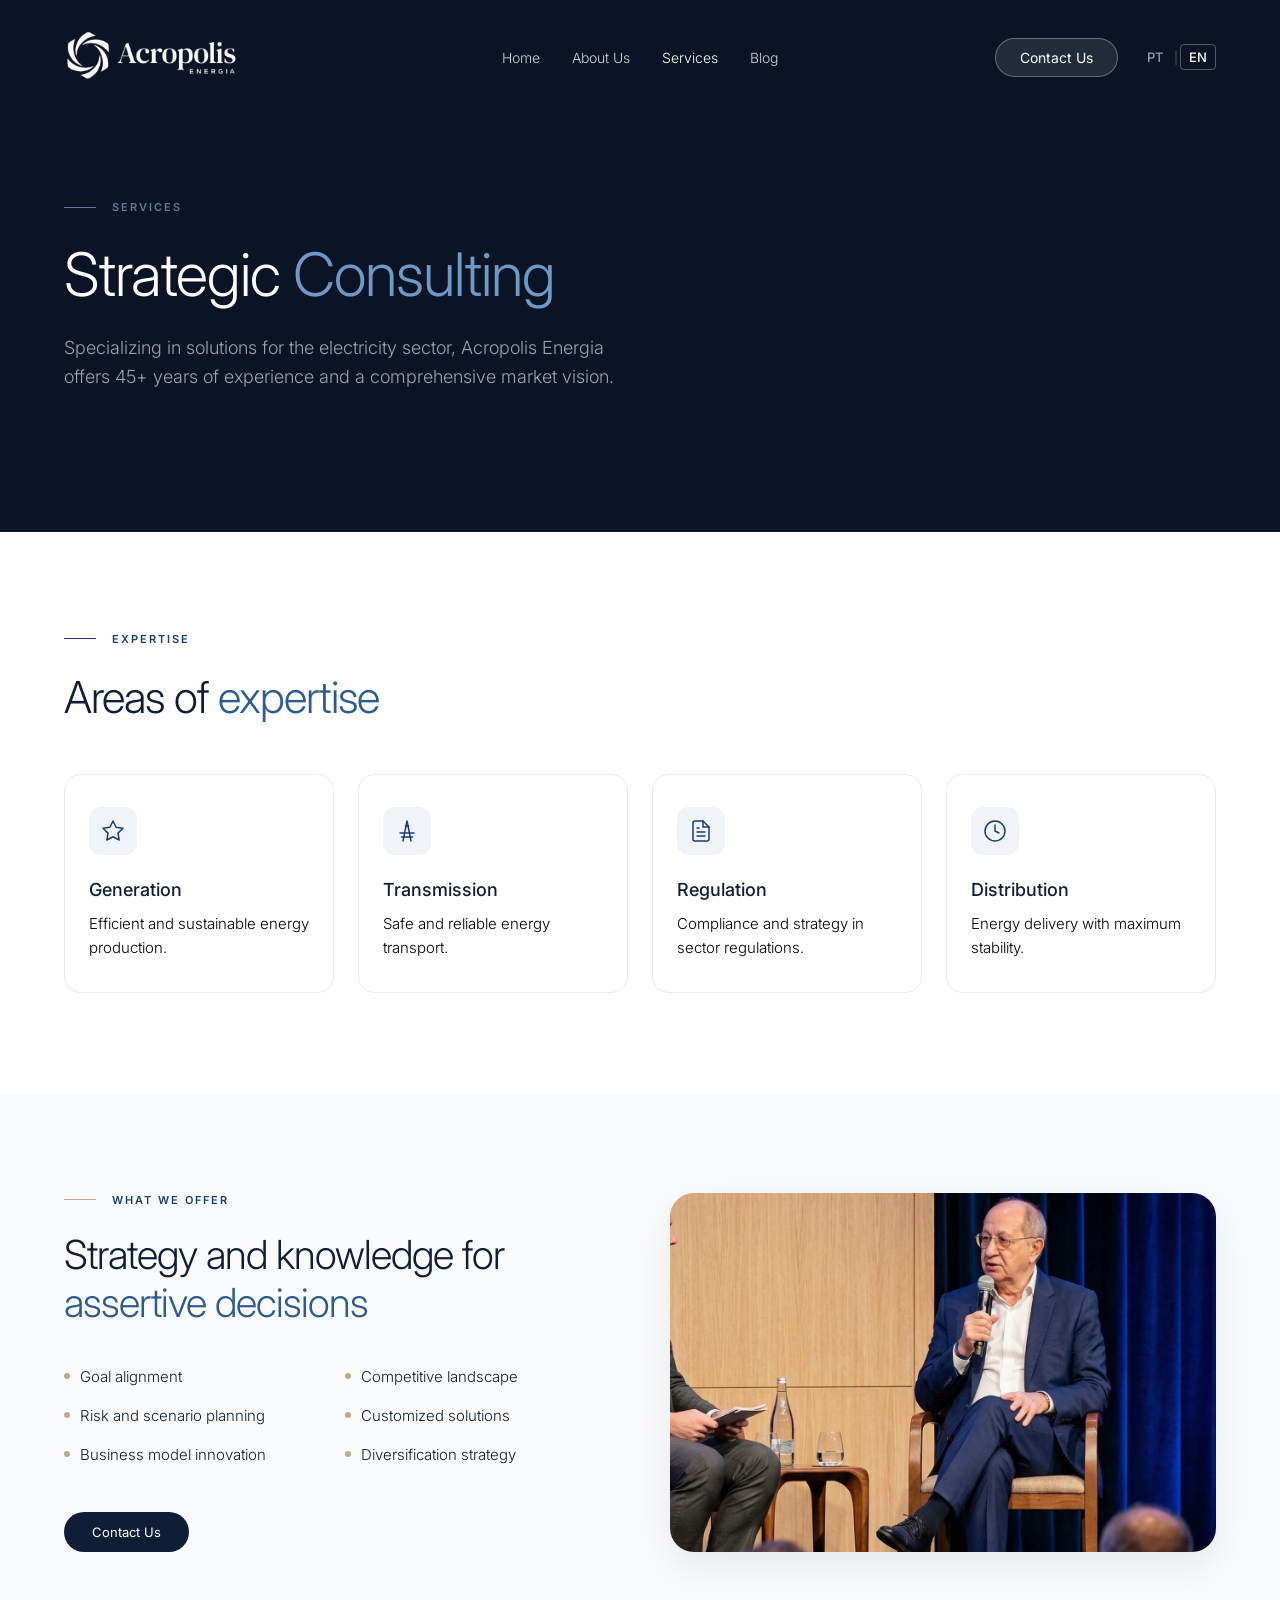
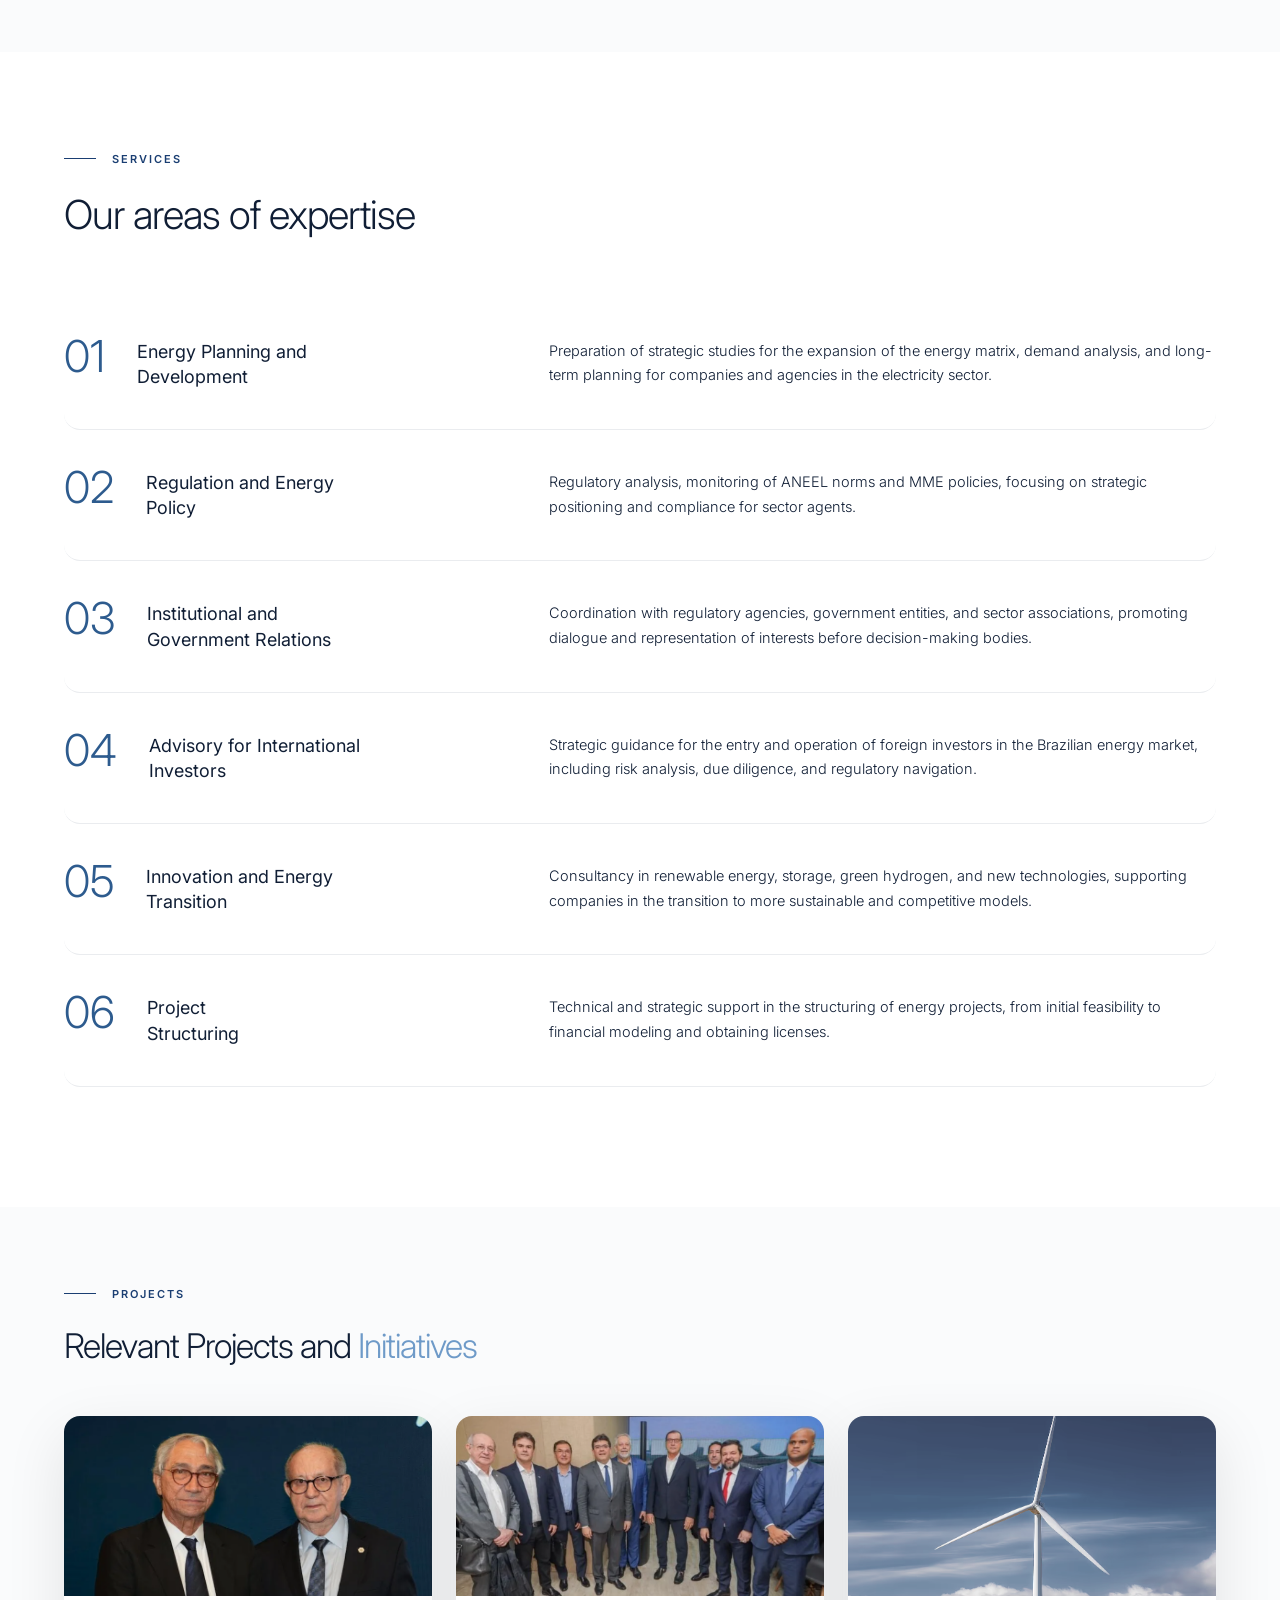
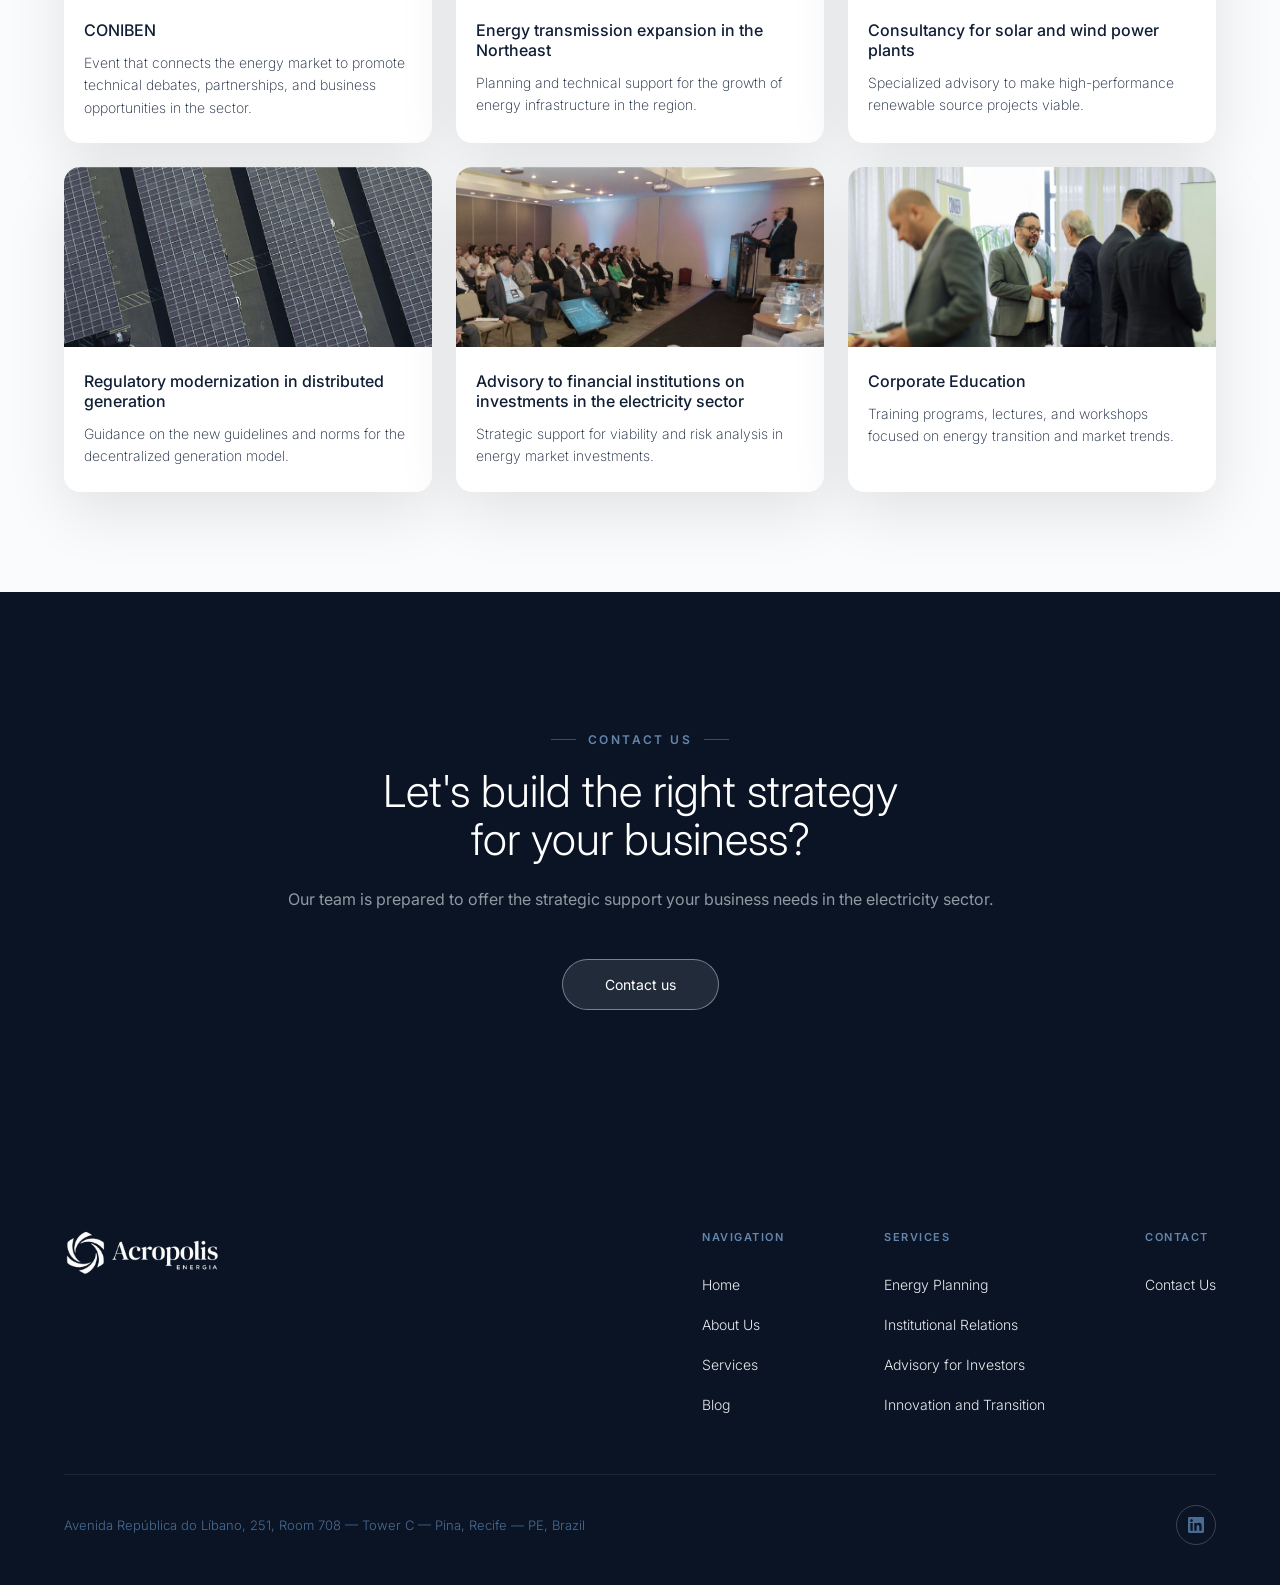
<file: en/servicos.html>
<!DOCTYPE html>
<html lang="en">
<head>
    <!-- Google tag (gtag.js) -->
    <script async src="https://www.googletagmanager.com/gtag/js?id=G-7NF0M60VXJ"></script>
    <script>
    window.dataLayer = window.dataLayer || [];
    function gtag(){dataLayer.push(arguments);}
    gtag('js', new Date());

    gtag('config', 'G-7NF0M60VXJ');
    </script>
    
    <meta charset="UTF-8">
    <meta name="viewport" content="width=device-width, initial-scale=1.0">
    <title>Services - Acropolis Energia</title>
    <link rel="icon" type="image/png" href="../Midia/Logo/Logo-Azul.png">
    <link rel="preconnect" href="https://fonts.googleapis.com">
    <link rel="preconnect" href="https://fonts.gstatic.com" crossorigin>
    <link href="https://fonts.googleapis.com/css2?family=Inter:wght@200;300;400;500;600&display=swap" rel="stylesheet">
    
    <link rel="stylesheet" href="../global.css">
    <link rel="stylesheet" href="../servicos.css">
</head>
<body>
    
    <header class="header">
        <div class="container header-container">
            
            <a href="index.html" class="logo">
                <img src="../Midia/Logo/Logo-Branco.png" alt="Acropolis Energia">
            </a>
            
            <nav class="navbar">
                <ul>
                    <li><a href="/en/" >Home</a></li>
                    <li><a href="/en/sobre" >About Us</a></li>
                    <li><a href="/en/servicos" class="active">Services</a></li>
                    <li><a href="/en/blog">Blog</a></li>
                </ul>
            </nav>

            <div class="header-actions">
                
                <a href="contato.html" class="btn-primary-header">Contact Us</a>

                <div class="header-language-switcher">
                    <a href="/servicos" class="lang-pt">PT</a>
                    <span class="lang-separator">|</span>
                    <a href="/en/servicos" class="lang-en active">EN</a>
                </div>

            </div>

        </div>
    </header>

    <main>
        <section class="servicos-hero">
            <div class="container">
                
                <div class="servicos-subtitle">
                    <span class="line"></span> SERVICES
                </div>
                
                <h1 class="servicos-title">Strategic <span class="highlight">Consulting</span></h1>
                
                <p class="servicos-description">
                    Specializing in solutions for the electricity sector, Acropolis Energia<br>offers 45+ years of experience and a comprehensive market vision.
                </p>

            </div>
        </section>

        <section class="areas-atuacao">
            <div class="container">
                
                <div class="areas-header">
                    <div class="servicos-subtitle subtitle-dark">
                        <span class="line line-dark"></span> EXPERTISE
                    </div>
                    <h2>Areas of <span class="highlight-blue">expertise</span></h2>
                </div>

                <div class="areas-grid">
                    
                    <div class="area-card">
                        <div class="icon-wrapper">
                            <svg viewBox="0 0 24 24" width="24" height="24" fill="none" stroke="currentColor" stroke-width="1.5" stroke-linecap="round" stroke-linejoin="round">
                                <polygon points="12 2 15.09 8.26 22 9.27 17 14.14 18.18 21.02 12 17.77 5.82 21.02 7 14.14 2 9.27 8.91 8.26 12 2"></polygon>
                            </svg>
                        </div>
                        <h3>Generation</h3>
                        <p>Efficient and sustainable energy production.</p>
                    </div>

                    <div class="area-card">
                        <div class="icon-wrapper">
                            <svg viewBox="0 0 24 24" width="24" height="24" fill="none" stroke="currentColor" stroke-width="1.5" stroke-linecap="round" stroke-linejoin="round">
                                <path d="M8 22L12 2l4 20"></path>
                                <path d="M5 14h14"></path>
                                <path d="M6.5 18h11"></path>
                                <path d="M10.5 7h3"></path>
                            </svg>
                        </div>
                        <h3>Transmission</h3>
                        <p>Safe and reliable energy transport.</p>
                    </div>

                    <div class="area-card">
                        <div class="icon-wrapper">
                            <svg viewBox="0 0 24 24" width="24" height="24" fill="none" stroke="currentColor" stroke-width="1.5" stroke-linecap="round" stroke-linejoin="round">
                                <path d="M14 2H6a2 2 0 0 0-2 2v16a2 2 0 0 0 2 2h12a2 2 0 0 0 2-2V8z"></path>
                                <polyline points="14 2 14 8 20 8"></polyline>
                                <line x1="16" y1="13" x2="8" y2="13"></line>
                                <line x1="16" y1="17" x2="8" y2="17"></line>
                                <polyline points="10 9 9 9 8 9"></polyline>
                            </svg>
                        </div>
                        <h3>Regulation</h3>
                        <p>Compliance and strategy in sector regulations.</p>
                    </div>

                    <div class="area-card">
                        <div class="icon-wrapper">
                            <svg viewBox="0 0 24 24" width="24" height="24" fill="none" stroke="currentColor" stroke-width="1.5" stroke-linecap="round" stroke-linejoin="round">
                                <circle cx="12" cy="12" r="10"></circle>
                                <polyline points="12 6 12 12 16 14"></polyline>
                            </svg>
                        </div>
                        <h3>Distribution</h3>
                        <p>Energy delivery with maximum stability.</p>
                    </div>

                </div>
            </div>
        </section>

        <section class="oferecemos-section">
            <div class="container oferecemos-grid">
                
                <div class="oferecemos-content">
                    <div class="servicos-subtitle subtitle-dark">
                        <span class="line line-gold"></span> WHAT WE OFFER
                    </div>
                    
                    <h2>Strategy and knowledge for<span class="highlight-blue"> assertive decisions</span></h2>
                    
                    <ul class="oferecemos-list">
                        <li>Goal alignment</li>
                        <li>Competitive landscape</li>
                        <li>Risk and scenario planning</li>
                        <li>Customized solutions</li>
                        <li>Business model innovation</li>
                        <li>Diversification strategy</li>
                    </ul>
                    
                    <a href="contato.html" class="btn-servicos">
                        Contact Us 
                    </a>
                </div>

                <div class="oferecemos-image">
                    <img src="../Midia/Fotos/Reive-Palestra.png" alt="Strategy and Knowledge">
                </div>

            </div>
        </section>

        <section class="servicos-lista-section">
            <div class="container">
                
                <div class="servicos-lista-header">
                    <div class="servicos-subtitle subtitle-dark">
                        <span class="line line-dark"></span> SERVICES
                    </div>
                    <h2>Our areas of <span class="highlight-blue">expertise</span></h2>
                </div>

                <div class="servicos-lista-clean">
                    
                    <div class="servico-row">
                        <div class="servico-row-left">
                            <span class="servico-num">01</span>
                            <h3 class="servico-title">Energy Planning and<br>Development</h3>
                            <button class="toggle-service" aria-label="Expand content">+</button>
                        </div>
                        <div class="servico-row-right">
                            <p>Preparation of strategic studies for the expansion of the energy matrix, demand analysis, and long-term planning for companies and agencies in the electricity sector.</p>
                        </div>
                    </div>

                    <div class="servico-row">
                        <div class="servico-row-left">
                            <span class="servico-num">02</span>
                            <h3 class="servico-title">Regulation and Energy<br>Policy</h3>
                            <button class="toggle-service" aria-label="Expand content">+</button>
                        </div>
                        <div class="servico-row-right">
                            <p>Regulatory analysis, monitoring of ANEEL norms and MME policies, focusing on strategic positioning and compliance for sector agents.</p>
                        </div>
                    </div>

                    <div class="servico-row">
                        <div class="servico-row-left">
                            <span class="servico-num">03</span>
                            <h3 class="servico-title">Institutional and<br>Government Relations</h3>
                            <button class="toggle-service" aria-label="Expand content">+</button>
                        </div>
                        <div class="servico-row-right">
                            <p>Coordination with regulatory agencies, government entities, and sector associations, promoting dialogue and representation of interests before decision-making bodies.</p>
                        </div>
                    </div>

                    <div class="servico-row">
                        <div class="servico-row-left">
                            <span class="servico-num">04</span>
                            <h3 class="servico-title">Advisory for International<br>Investors</h3>
                            <button class="toggle-service" aria-label="Expand content">+</button>
                        </div>
                        <div class="servico-row-right">
                            <p>Strategic guidance for the entry and operation of foreign investors in the Brazilian energy market, including risk analysis, due diligence, and regulatory navigation.</p>
                        </div>
                    </div>

                    <div class="servico-row">
                        <div class="servico-row-left">
                            <span class="servico-num">05</span>
                            <h3 class="servico-title">Innovation and Energy<br>Transition</h3>
                            <button class="toggle-service" aria-label="Expand content">+</button>
                        </div>
                        <div class="servico-row-right">
                            <p>Consultancy in renewable energy, storage, green hydrogen, and new technologies, supporting companies in the transition to more sustainable and competitive models.</p>
                        </div>
                    </div>

                    <div class="servico-row">
                        <div class="servico-row-left">
                            <span class="servico-num">06</span>
                            <h3 class="servico-title">Project<br>Structuring</h3>
                            <button class="toggle-service" aria-label="Expand content">+</button>
                        </div>
                        <div class="servico-row-right">
                            <p>Technical and strategic support in the structuring of energy projects, from initial feasibility to financial modeling and obtaining licenses.</p>
                        </div>
                    </div>

                </div>
            </div>
        </section>

        <section class="projetos-section">
            <div class="container">
                
                <div class="projetos-header">
                    <div class="servicos-subtitle subtitle-dark">
                        <span class="line line-dark"></span> PROJECTS
                    </div>
                    <h2>Relevant Projects and <span class="highlight-blue">Initiatives</span></h2>
                </div>

                <div class="projetos-grid">
                    
                    <div class="projeto-card">
                        <div class="projeto-img">
                            <img src="../Midia/Fotos/Projeto1.png" alt="CONIBEN">
                        </div>
                        <div class="projeto-content">
                            <h3>CONIBEN</h3>
                            <p>Event that connects the energy market to promote technical debates, partnerships, and business opportunities in the sector.</p>
                        </div>
                    </div>

                    <div class="projeto-card">
                        <div class="projeto-img">
                            <img src="../Midia/Fotos/Projeto2.png" alt="Energy transmission expansion">
                        </div>
                        <div class="projeto-content">
                            <h3>Energy transmission expansion in the Northeast</h3>
                            <p>Planning and technical support for the growth of energy infrastructure in the region.</p>
                        </div>
                    </div>

                    <div class="projeto-card">
                        <div class="projeto-img">
                            <img src="../Midia/Fotos/Projeto3.png" alt="Consultancy for power plants">
                        </div>
                        <div class="projeto-content">
                            <h3>Consultancy for solar and wind power plants</h3>
                            <p>Specialized advisory to make high-performance renewable source projects viable.</p>
                        </div>
                    </div>

                    <div class="projeto-card">
                        <div class="projeto-img">
                            <img src="../Midia/Fotos/Projeto4.png" alt="Regulatory modernization">
                        </div>
                        <div class="projeto-content">
                            <h3>Regulatory modernization in distributed generation</h3>
                            <p>Guidance on the new guidelines and norms for the decentralized generation model.</p>
                        </div>
                    </div>

                    <div class="projeto-card">
                        <div class="projeto-img">
                            <img src="../Midia/Fotos/Projeto5.png" alt="Advisory to financial institutions">
                        </div>
                        <div class="projeto-content">
                            <h3>Advisory to financial institutions on investments in the electricity sector</h3>
                            <p>Strategic support for viability and risk analysis in energy market investments.</p>
                        </div>
                    </div>

                    <div class="projeto-card">
                        <div class="projeto-img">
                            <img src="../Midia/Fotos/Projeto6.png" alt="Corporate Education">
                        </div>
                        <div class="projeto-content">
                            <h3>Corporate Education</h3>
                            <p>Training programs, lectures, and workshops focused on energy transition and market trends.</p>
                        </div>
                    </div>

                </div>
            </div>
        </section>

        <section class="cta-final-section">
            <div class="container">
                <div class="cta-content">
                    <div class="cta-subtitle-wrapper">
                        <span class="cta-line"></span>
                        <p class="cta-subtitle">CONTACT US</p>
                        <span class="cta-line"></span>
                    </div>
                    
                    <h2>Let's build the <span class="highlight-blue">right strategy</span><br> for your business?</h2>
                    
                    <p class="cta-description">Our team is prepared to offer the strategic support your business needs in the electricity sector.</p>
                    
                    <a href="contato.html" class="btn-glass-box">
                        Contact us 
                    </a>
                </div>
            </div>
        </section>

        </main>

    <footer class="footer">
        <div class="container">
            <div class="footer-top">
                <div class="footer-logo">
                    <img src="../Midia/Logo/Logo-Branco.png" alt="Acropolis Energia">
                </div>
                <div class="footer-links">
                    <div class="footer-column">
                        <h4>NAVIGATION</h4>
                        <ul>
                            <li><a href="index.html">Home</a></li>
                            <li><a href="sobre.html">About Us</a></li>
                            <li><a href="servicos.html">Services</a></li>
                            <li><a href="blog.html">Blog</a></li>
                        </ul>
                    </div>
                    <div class="footer-column">
                        <h4>SERVICES</h4>
                        <ul>
                            <li><a href="servicos.html">Energy Planning</a></li>
                            <li><a href="servicos.html">Institutional Relations</a></li>
                            <li><a href="servicos.html">Advisory for Investors</a></li>
                            <li><a href="servicos.html">Innovation and Transition</a></li>
                        </ul>
                    </div>
                    <div class="footer-column">
                        <h4>CONTACT</h4>
                        <ul>
                            <li><a href="contato.html">Contact Us</a></li>
                        </ul>
                    </div>
                </div>
            </div>
            <div class="footer-bottom">
                <p>Avenida República do Líbano, 251, Room 708 — Tower C — Pina, Recife — PE, Brazil</p>
                <a href="https://www.linkedin.com/in/reivebarros/" class="social-icon" aria-label="LinkedIn">
                    <svg viewBox="0 0 24 24" width="16" height="16" fill="currentColor">
                        <path d="M22.23 0H1.77C.79 0 0 .77 0 1.72v20.56C0 23.23.79 24 1.77 24h20.46c.98 0 1.77-.77 1.77-1.72V1.72C24 .77 23.2 0 22.23 0zM7.06 20.45H3.56V9h3.5v11.45zM5.31 7.44c-1.13 0-2.04-.92-2.04-2.05s.91-2.04 2.04-2.04 2.04.92 2.04 2.04-.91 2.05-2.04 2.05zm15.14 13.01h-3.5v-5.56c0-1.33-.03-3.03-1.85-3.03-1.85 0-2.13 1.45-2.13 2.94v5.65h-3.5V9h3.36v1.56h.05c.47-.89 1.62-1.83 3.33-1.83 3.56 0 4.22 2.34 4.22 5.39v6.33z"/>
                    </svg>
                </a>
            </div>
        </div>
    </footer>

<script>
document.querySelectorAll('.servico-row').forEach(row => {
    const btn = row.querySelector('.toggle-service');
    
    // O clique funciona tanto no botão quanto no título para facilitar
    row.querySelector('.servico-row-left').addEventListener('click', () => {
        const isActive = row.classList.contains('active');
        
        // Fecha todos os outros que estiverem abertos (opcional)
        document.querySelectorAll('.servico-row').forEach(el => {
            el.classList.remove('active');
            el.querySelector('.toggle-service').innerText = '+';
        });

        // Abre o atual se ele não estava ativo
        if (!isActive) {
            row.classList.add('active');
            btn.innerText = '-';
        }
    });
});
</script>

<script>
        const header = document.querySelector('.header');
        let ultimaPosicao = window.scrollY;

        window.addEventListener('scroll', () => {
            let posicaoAtual = window.scrollY;

            // 1. Regra de Estilo (Cor e Tamanho)
            if (posicaoAtual > 50) {
                header.classList.add('scrolled');
            } else {
                header.classList.remove('scrolled');
            }

            // 2. Regra de Movimento (Esconder / Mostrar)
            if (posicaoAtual > ultimaPosicao && posicaoAtual > 100) {
                header.classList.add('hidden');
            } 
            else if (posicaoAtual < ultimaPosicao) {
                header.classList.remove('hidden');
            }

            ultimaPosicao = posicaoAtual;
        });
    </script>

</body>
</html>
</file>
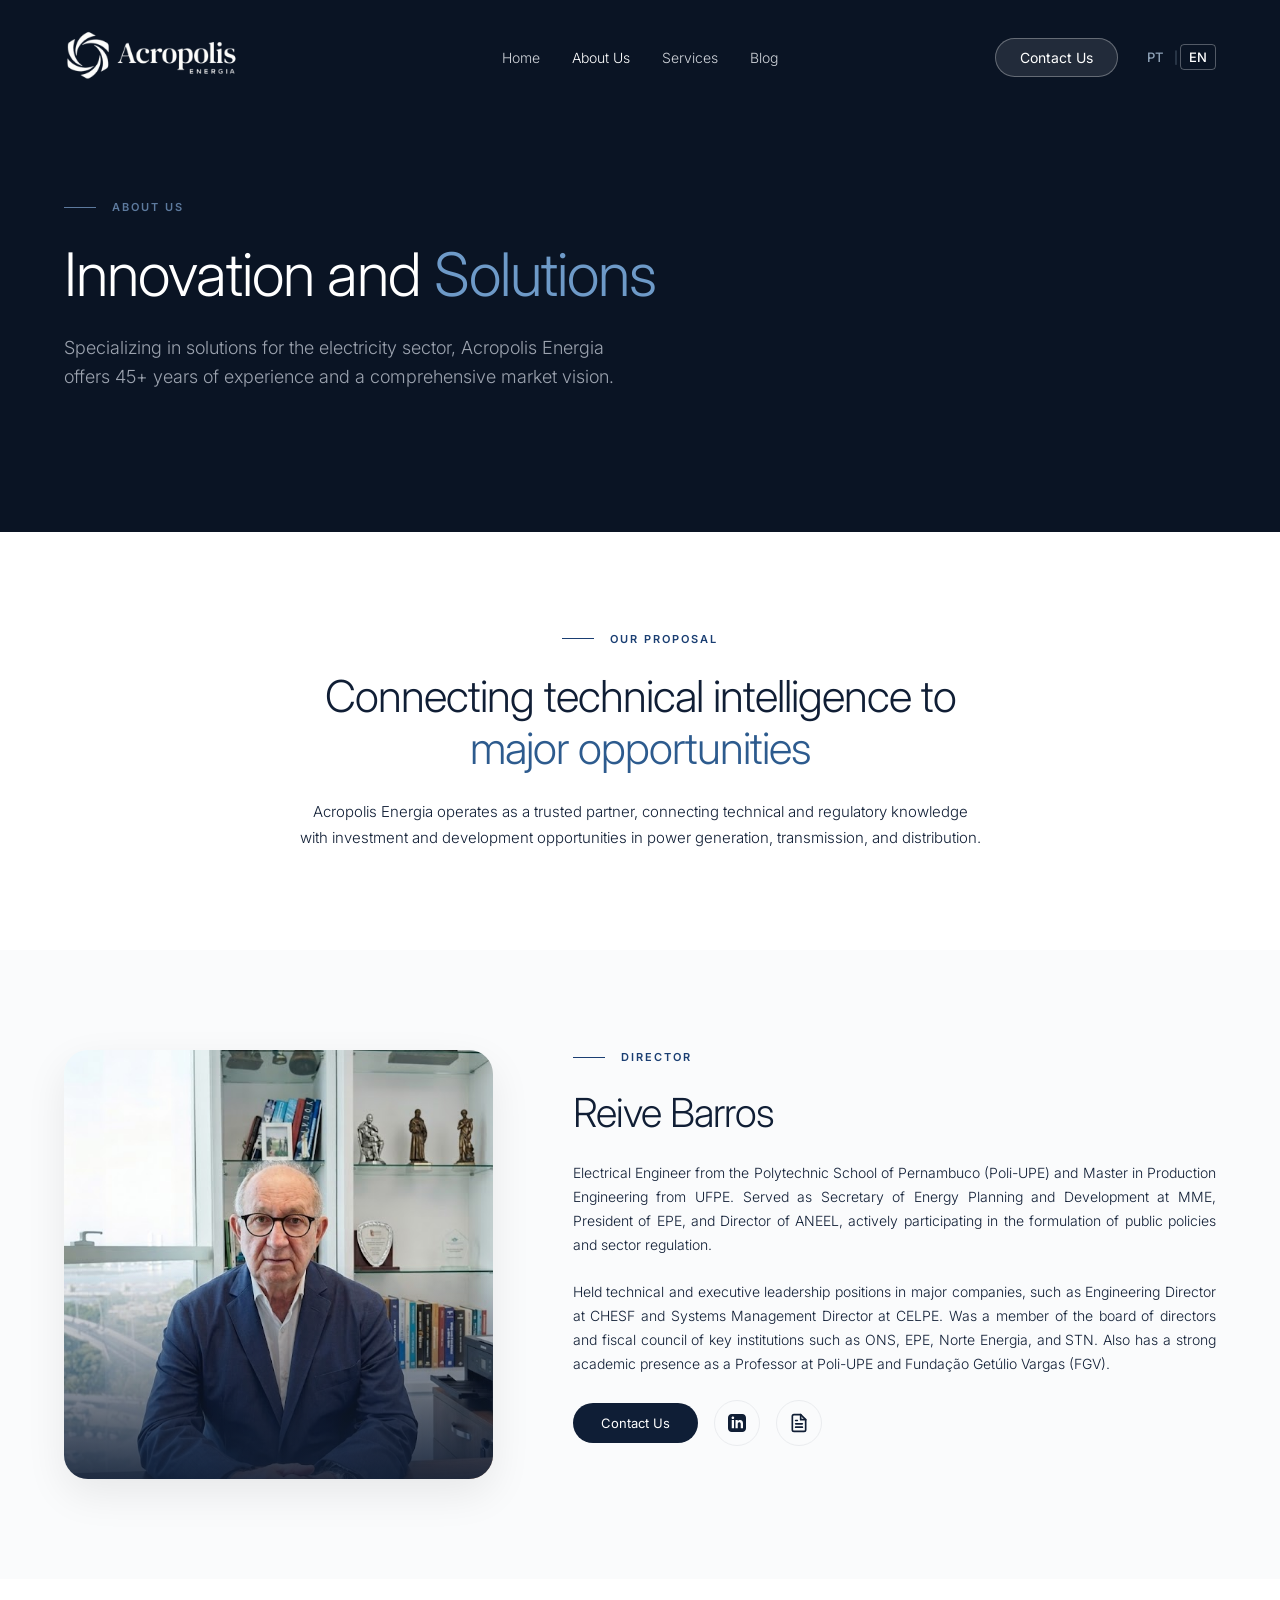
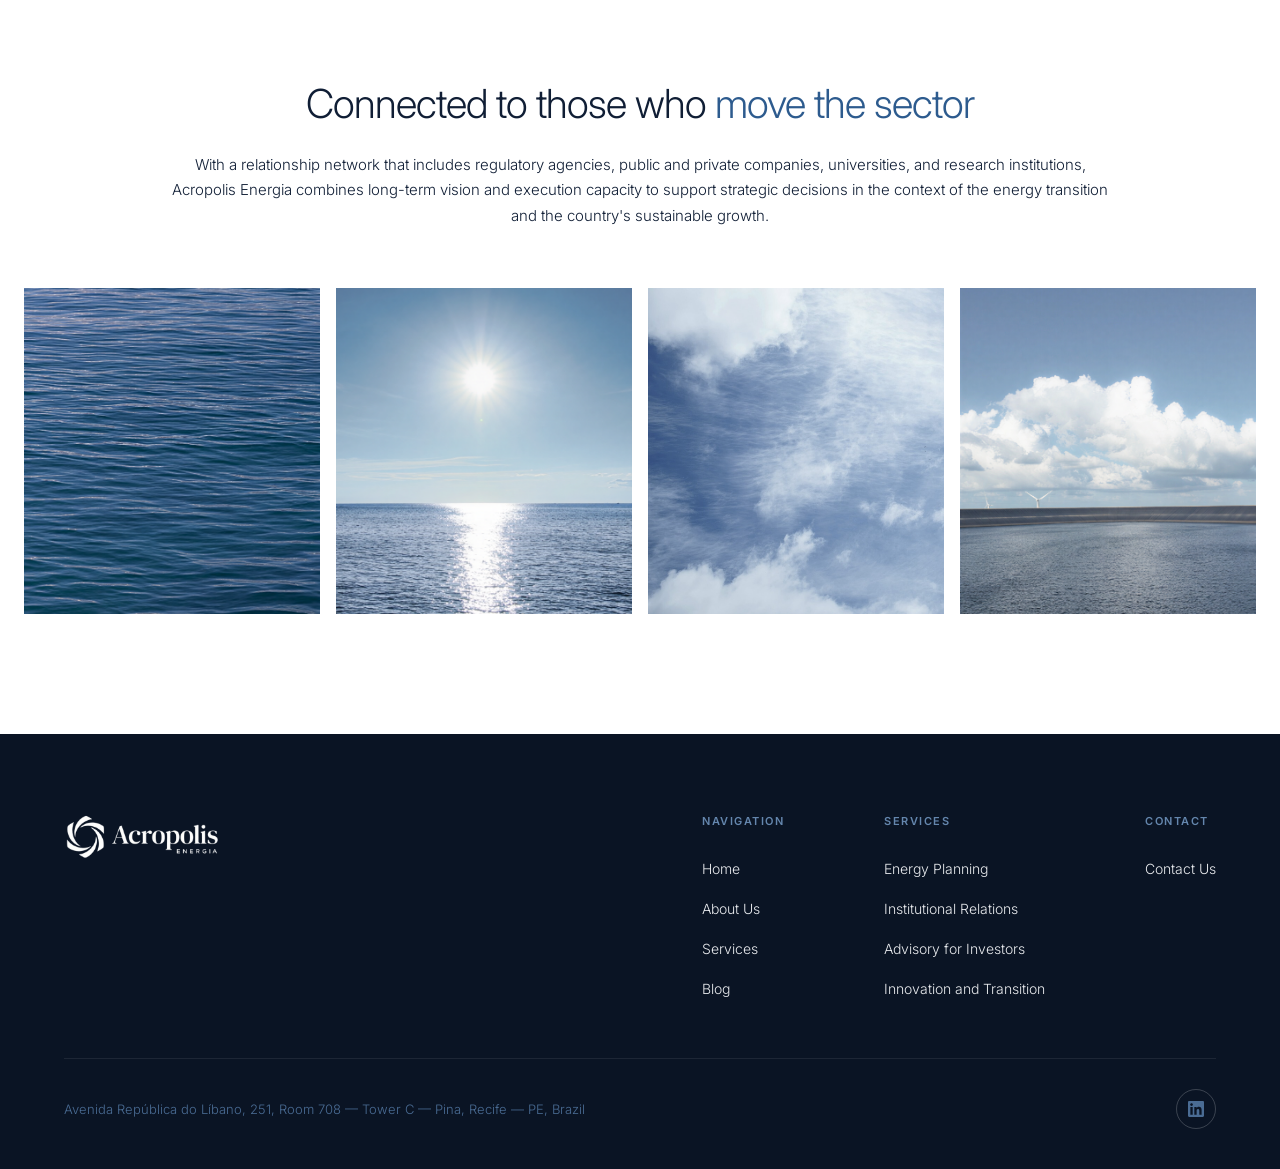
<file: en/sobre.html>
<!DOCTYPE html>
<html lang="en">
<head>
    <!-- Google tag (gtag.js) -->
    <script async src="https://www.googletagmanager.com/gtag/js?id=G-7NF0M60VXJ"></script>
    <script>
    window.dataLayer = window.dataLayer || [];
    function gtag(){dataLayer.push(arguments);}
    gtag('js', new Date());

    gtag('config', 'G-7NF0M60VXJ');
    </script>
    
    <meta charset="UTF-8">
    <meta name="viewport" content="width=device-width, initial-scale=1.0">
    <title>About Us - Acropolis Energia</title>
    <link rel="icon" type="image/png" href="../Midia/Logo/Logo-Azul.png">
    <link rel="preconnect" href="https://fonts.googleapis.com">
    <link rel="preconnect" href="https://fonts.gstatic.com" crossorigin>
    <link href="https://fonts.googleapis.com/css2?family=Inter:wght@200;300;400;500;600&display=swap" rel="stylesheet">
    
    <link rel="stylesheet" href="../global.css">
    <link rel="stylesheet" href="../sobre.css">
</head>
<body>
    
    <header class="header">
        <div class="container header-container">
            
            <a href="index.html" class="logo">
                <img src="../Midia/Logo/Logo-Branco.png" alt="Acropolis Energia">
            </a>
            
            <nav class="navbar">
                <ul>
                    <li><a href="/en/" >Home</a></li>
                    <li><a href="/en/sobre" class="active">About Us</a></li>
                    <li><a href="/en/servicos">Services</a></li>
                    <li><a href="/en/blog">Blog</a></li>
                </ul>
            </nav>

            <div class="header-actions">
                
                <a href="contato.html" class="btn-primary-header">Contact Us</a>

                <div class="header-language-switcher">
                    <a href="/sobre" class="lang-pt">PT</a>
                    <span class="lang-separator">|</span>
                    <a href="/en/sobre" class="lang-en active">EN</a>
                </div>

            </div>

        </div>
    </header>

    <main>
        <section class="sobre-hero">
            <div class="container">
                
                <div class="sobre-subtitle">
                    <span class="line"></span> ABOUT US
                </div>
                
                <h1 class="sobre-title">Innovation and <span class="highlight">Solutions</span></h1>
                
                <p class="sobre-description">
                    Specializing in solutions for the electricity sector, Acropolis Energia<br>offers 45+ years of experience and a comprehensive market vision.
                </p>

            </div>
        </section>

        <section class="proposta-section">
            <div class="container">
                
                <div class="proposta-header">
                    <div class="sobre-subtitle proposta-subtitle-dark justify-center">
                        <span class="line line-dark"></span> OUR PROPOSAL
                    </div>
                    
                    <h2>Connecting technical intelligence to<br><span class="highlight-blue">major opportunities</span></h2>
                    
                    <p>Acropolis Energia operates as a trusted partner, connecting technical and regulatory knowledge<br>with investment and development opportunities in power generation, transmission, and distribution.</p>
                </div>

                <!-- <div class="proposta-stats-grid">
                    
                    <div class="stat-card">
                        <h3>x completed<br>projects</h3>
                        <p>From planning to final delivery</p>
                    </div>
                    
                    <div class="stat-card">
                        <h3>X+ Clients<br>served</h3>
                        <p>Public, private, and institutional</p>
                    </div>
                    
                    <div class="stat-card">
                        <h3>X states with<br>active projects</h3>
                        <p>Presence in all regions of the country</p>
                    </div>
                    
                    <div class="stat-card">
                        <h3>X years of<br>operation</h3>
                        <p>Building trust project by project</p>
                    </div>

                </div> -->

            </div>
        </section>

        <section class="diretor-section">
            <div class="container diretor-grid">
                
                <div class="diretor-image-wrapper">
                    <img src="../Midia/Fotos/Reive Barros - Foto 9.jpg" alt="Reive Barros" class="diretor-img">
                    <div class="diretor-overlay"></div>
                </div>

                <div class="diretor-content">
                    <div class="sobre-subtitle proposta-subtitle-dark">
                        <span class="line line-dark"></span> DIRECTOR
                    </div>
                    
                    <h2>Reive Barros</h2>
                    
                    <p>Electrical Engineer from the Polytechnic School of Pernambuco (Poli-UPE) and Master in Production Engineering from UFPE. Served as Secretary of Energy Planning and Development at MME, President of EPE, and Director of ANEEL, actively participating in the formulation of public policies and sector regulation.</p>
                    
                    <p>Held technical and executive leadership positions in major companies, such as Engineering Director at CHESF and Systems Management Director at CELPE. Was a member of the board of directors and fiscal council of key institutions such as ONS, EPE, Norte Energia, and STN. Also has a strong academic presence as a Professor at Poli-UPE and Fundação Getúlio Vargas (FGV).</p>
                    
                    <div class="diretor-actions">
                        
                        <a href="contato.html" class="btn-diretor">
                            Contact Us 
                        </a>

                        <a href="https://www.linkedin.com/in/reivebarros/" target="_blank" class="icon-diretor" aria-label="LinkedIn">
                            <svg xmlns="http://www.w3.org/2000/svg" width="18" height="18" viewBox="0 0 24 24" fill="currentColor">
                                <path d="M19 0h-14c-2.761 0-5 2.239-5 5v14c0 2.761 2.239 5 5 5h14c2.762 0 5-2.239 5-5v-14c0-2.761-2.238-5-5-5zm-11 19h-3v-11h3v11zm-1.5-12.268c-.966 0-1.75-.79-1.75-1.764s.784-1.764 1.75-1.764 1.75.79 1.75 1.764-.783 1.764-1.75 1.764zm13.5 12.268h-3v-5.604c0-3.368-4-3.113-4 0v5.604h-3v-11h3v1.765c1.396-2.586 7-2.777 7 2.476v6.759z"/>
                            </svg>
                        </a>

                        <a href="../Midia/Currículo Resumido 23.06.2025.pdf" target="_blank" class="icon-diretor" aria-label="Download Curriculum">
                            <svg xmlns="http://www.w3.org/2000/svg" width="20" height="20" viewBox="0 0 24 24" fill="none" stroke="currentColor" stroke-width="2" stroke-linecap="round" stroke-linejoin="round">
                                <path d="M14 2H6a2 2 0 0 0-2 2v16a2 2 0 0 0 2 2h12a2 2 0 0 0 2-2V8z"></path>
                                <polyline points="14 2 14 8 20 8"></polyline>
                                <line x1="16" y1="13" x2="8" y2="13"></line>
                                <line x1="16" y1="17" x2="8" y2="17"></line>
                                <polyline points="10 9 9 9 8 9"></polyline>
                            </svg>
                        </a>
                        
                    </div>
                </div>

            </div>
        </section>

        <section class="conectados-section">
            <div class="container">
                
                <div class="conectados-header">
                    <h2>Connected to those who <span class="highlight-blue">move the sector</span></h2>
                    
                    <p>With a relationship network that includes regulatory agencies, public and private companies, universities, and research institutions, Acropolis Energia combines long-term vision and execution capacity to support strategic decisions in the context of the energy transition and the country's sustainable growth.</p>
                </div>

            </div>

            <div class="conectados-gallery">
                
                <div class="gallery-item">
                    <img src="../Midia/Fotos/Agua.png" alt="Snowy mountains">
                </div>
                
                <div class="gallery-item">
                    <img src="../Midia/Fotos/Mar&Sol.png" alt="Sky and clouds">
                </div>
                
                <div class="gallery-item">
                    <img src="../Midia/Fotos/Ceu.png" alt="Solar panels detail">
                </div>
                
                <div class="gallery-item">
                    <img src="../Midia/Fotos/Represa.png" alt="Wind and solar energy">
                </div>

            </div>
        </section>

    </main> 
        
    <footer class="footer">
        <div class="container">
            
            <div class="footer-top">
                <div class="footer-logo">
                    <img src="../Midia/Logo/Logo-Branco.png" alt="Acropolis Energia">
                </div>

                <div class="footer-links">
                    <div class="footer-column">
                        <h4>NAVIGATION</h4>
                        <ul>
                            <li><a href="index.html">Home</a></li>
                            <li><a href="sobre.html">About Us</a></li>
                            <li><a href="servicos.html">Services</a></li>
                            <li><a href="blog.html">Blog</a></li>
                        </ul>
                    </div>
                    
                    <div class="footer-column">
                        <h4>SERVICES</h4>
                        <ul>
                            <li><a href="servicos.html">Energy Planning</a></li>
                            <li><a href="servicos.html">Institutional Relations</a></li>
                            <li><a href="servicos.html">Advisory for Investors</a></li>
                            <li><a href="servicos.html">Innovation and Transition</a></li>
                        </ul>
                    </div>

                    <div class="footer-column">
                        <h4>CONTACT</h4>
                        <ul>
                            <li><a href="contato.html">Contact Us</a></li>
                        </ul>
                    </div>
                </div>
            </div>

            <div class="footer-bottom">
                <p>Avenida República do Líbano, 251, Room 708 — Tower C — Pina, Recife — PE, Brazil</p>
                
                <a href="https://www.linkedin.com/in/reivebarros/" class="social-icon" aria-label="LinkedIn">
                    <svg viewBox="0 0 24 24" width="16" height="16" fill="currentColor">
                        <path d="M22.23 0H1.77C.79 0 0 .77 0 1.72v20.56C0 23.23.79 24 1.77 24h20.46c.98 0 1.77-.77 1.77-1.72V1.72C24 .77 23.2 0 22.23 0zM7.06 20.45H3.56V9h3.5v11.45zM5.31 7.44c-1.13 0-2.04-.92-2.04-2.05s.91-2.04 2.04-2.04 2.04.92 2.04 2.04-.91 2.05-2.04 2.05zm15.14 13.01h-3.5v-5.56c0-1.33-.03-3.03-1.85-3.03-1.85 0-2.13 1.45-2.13 2.94v5.65h-3.5V9h3.36v1.56h.05c.47-.89 1.62-1.83 3.33-1.83 3.56 0 4.22 2.34 4.22 5.39v6.33z"/>
                    </svg>
                </a>
            </div>
            
        </div>
    </footer>

    <script>
        const header = document.querySelector('.header');
        let ultimaPosicao = window.scrollY;

        window.addEventListener('scroll', () => {
            let posicaoAtual = window.scrollY;

            // 1. Regra de Estilo (Cor e Tamanho)
            if (posicaoAtual > 50) {
                header.classList.add('scrolled');
            } else {
                header.classList.remove('scrolled');
            }

            // 2. Regra de Movimento (Esconder / Mostrar)
            if (posicaoAtual > ultimaPosicao && posicaoAtual > 100) {
                header.classList.add('hidden');
            } 
            else if (posicaoAtual < ultimaPosicao) {
                header.classList.remove('hidden');
            }

            ultimaPosicao = posicaoAtual;
        });
    </script>

</body>
</html>
</file>
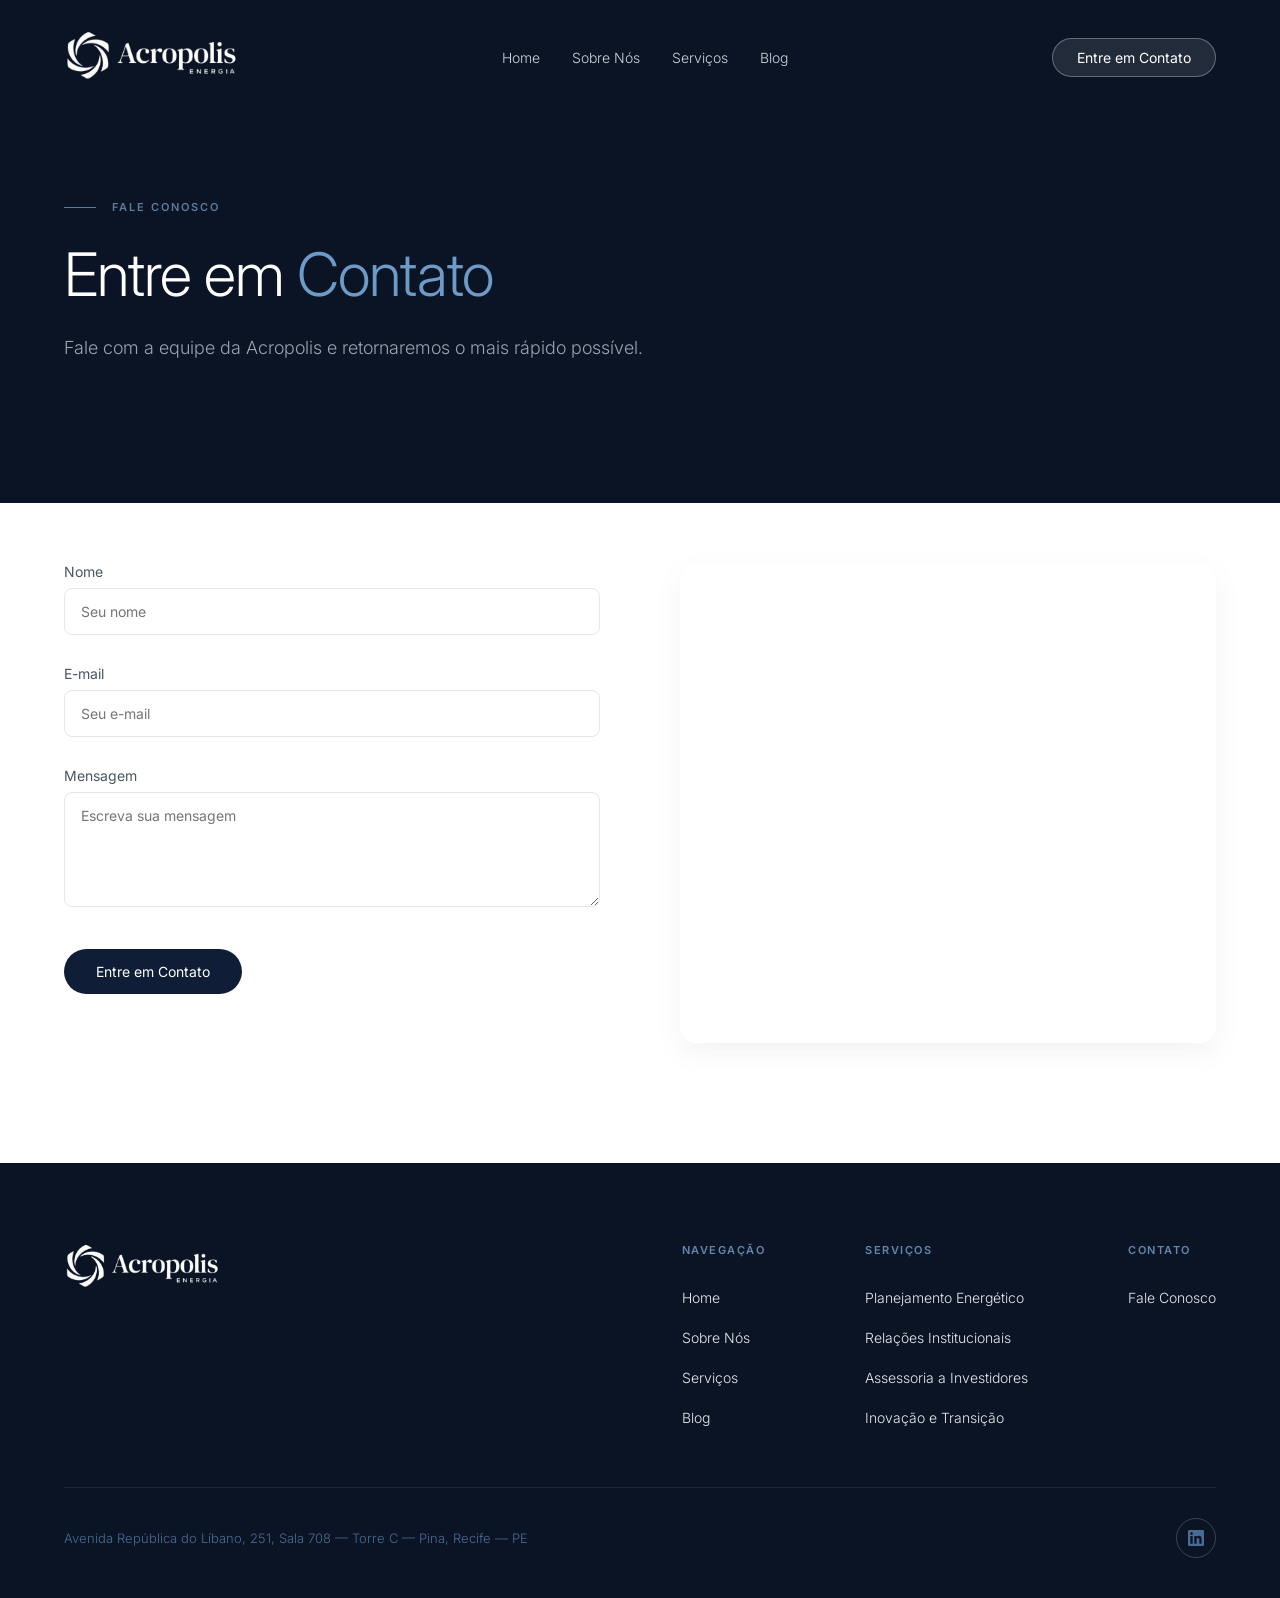
<file: Site.v2/contato.html>
<!DOCTYPE html>
<html lang="pt-BR">
<head>
    <meta charset="UTF-8">
    <meta name="viewport" content="width=device-width, initial-scale=1.0">
    <title>Contato - Acropolis Energia</title>
    <link rel="preconnect" href="https://fonts.googleapis.com">
    <link rel="preconnect" href="https://fonts.gstatic.com" crossorigin>
    <link href="https://fonts.googleapis.com/css2?family=Inter:wght@200;300;400;500;600&display=swap" rel="stylesheet">
    
    <link rel="stylesheet" href="global.css">
    <link rel="stylesheet" href="contato.css">
</head>
<body>
    
    <header class="header">
        <div class="container header-container">
            <a href="index.html" class="logo">
                <img src="Midia/Logo/Logo-Branco.png" alt="Acropolis Energia">
            </a>
            
            <nav class="navbar">
                <ul>
                    <li><a href="index.html">Home</a></li>
                    <li><a href="sobre.html">Sobre Nós</a></li>
                    <li><a href="servicos.html">Serviços</a></li>
                    <li><a href="blog.html">Blog</a></li>
                </ul>
            </nav>

            <a href="contato.html" class="btn-primary-header">Entre em Contato</a>
        </div>
    </header>

    <main>
        <section class="contato-hero">
            <div class="container">
                
                <div class="contato-subtitle">
                    <span class="line"></span> FALE CONOSCO
                </div>
                
                <h1 class="contato-title">Entre em <span class="highlight">Contato</span></h1>
                
                <p class="contato-description">
                    Fale com a equipe da Acropolis e retornaremos o mais rápido possível.
                </p>

            </div>
        </section>

        <section class="contato-form-section">
            <div class="container contato-grid">
                
                <div class="contato-form-wrapper">
                    <form id="contatoForm" action="https://formspree.io/f/mnjbekrq" method="POST" novalidate>
                        
                        <div class="form-group">
                            <label for="nome">Nome</label>
                            <input type="text" id="nome" name="nome" placeholder="Seu nome">
                            <span class="error-msg" id="erro-nome">Por favor, preencha o seu nome.</span>
                        </div>
                        
                        <div class="form-group">
                            <label for="email">E-mail</label>
                            <input type="email" id="email" name="email" placeholder="Seu e-mail">
                            <span class="error-msg" id="erro-email">Por favor, insira um e-mail válido.</span>
                        </div>
                        
                        <div class="form-group">
                            <label for="mensagem">Mensagem</label>
                            <textarea id="mensagem" name="mensagem" placeholder="Escreva sua mensagem" rows="5"></textarea>
                            <span class="error-msg" id="erro-mensagem">Por favor, escreva uma mensagem.</span>
                        </div>
                        
                        <button type="submit" class="btn-submit">
                            Entre em Contato 
                        </button>
                    </form>
                </div>

                <div class="contato-map-wrapper">
                    <iframe 
                        src="https://www.google.com/maps/embed?pb=!1m18!1m12!1m3!1d3950.1557088998836!2d-34.8872138!3d-8.0864388!2m3!1f0!2f0!3f0!3m2!1i1024!2i768!4f13.1!3m3!1m2!1s0x7ab18bb1d7f4cb1%3A0x8e83b4823293e506!2sAv.%20Rep%C3%BAblica%20do%20L%C3%ADbano%2C%20251%20-%20Pina%2C%20Recife%20-%20PE%2C%2051110-160!5e0!3m2!1spt-BR!2sbr!4v1700000000000!5m2!1spt-BR!2sbr" 
                        width="100%" 
                        height="100%" 
                        style="border:0;" 
                        allowfullscreen="" 
                        loading="lazy" 
                        referrerpolicy="no-referrer-when-downgrade">
                    </iframe>
                </div>

            </div>
        </section>

        <div id="sucessoModal" class="modal-overlay">
            <div class="modal-content">
                <div class="modal-icon">
                    <svg width="32" height="32" viewBox="0 0 24 24" fill="none" stroke="currentColor" stroke-width="2" stroke-linecap="round" stroke-linejoin="round">
                        <polyline points="20 6 9 17 4 12"></polyline>
                    </svg>
                </div>
                <h3>Mensagem Enviada!</h3>
                <p>Obrigado por entrar em contato com a Acropolis Energia. Nossa equipe retornará o mais breve possível.</p>
                <button id="closeModal" class="btn-modal-fechar">Fechar</button>
            </div>
        </div>

        </main>

    <footer class="footer">
        <div class="container">
            <div class="footer-top">
                <div class="footer-logo">
                    <img src="Midia/Logo/Logo-Branco.png" alt="Acropolis Energia">
                </div>
                <div class="footer-links">
                    <div class="footer-column">
                        <h4>NAVEGAÇÃO</h4>
                        <ul>
                            <li><a href="index.html">Home</a></li>
                            <li><a href="sobre.html">Sobre Nós</a></li>
                            <li><a href="servicos.html">Serviços</a></li>
                            <li><a href="blog.html">Blog</a></li>
                        </ul>
                    </div>
                    <div class="footer-column">
                        <h4>SERVIÇOS</h4>
                        <ul>
                            <li><a href="servicos.html">Planejamento Energético</a></li>
                            <li><a href="servicos.html">Relações Institucionais</a></li>
                            <li><a href="servicos.html">Assessoria a Investidores</a></li>
                            <li><a href="servicos.html">Inovação e Transição</a></li>
                        </ul>
                    </div>
                    <div class="footer-column">
                        <h4>CONTATO</h4>
                        <ul>
                            <li><a href="contato.html">Fale Conosco</a></li>
                        </ul>
                    </div>
                </div>
            </div>
            <div class="footer-bottom">
                <p>Avenida República do Líbano, 251, Sala 708 — Torre C — Pina, Recife — PE</p>
                <a href="https://www.linkedin.com/in/reivebarros/" class="social-icon" aria-label="LinkedIn">
                    <svg viewBox="0 0 24 24" width="16" height="16" fill="currentColor">
                        <path d="M22.23 0H1.77C.79 0 0 .77 0 1.72v20.56C0 23.23.79 24 1.77 24h20.46c.98 0 1.77-.77 1.77-1.72V1.72C24 .77 23.2 0 22.23 0zM7.06 20.45H3.56V9h3.5v11.45zM5.31 7.44c-1.13 0-2.04-.92-2.04-2.05s.91-2.04 2.04-2.04 2.04.92 2.04 2.04-.91 2.05-2.04 2.05zm15.14 13.01h-3.5v-5.56c0-1.33-.03-3.03-1.85-3.03-1.85 0-2.13 1.45-2.13 2.94v5.65h-3.5V9h3.36v1.56h.05c.47-.89 1.62-1.83 3.33-1.83 3.56 0 4.22 2.34 4.22 5.39v6.33z"/>
                    </svg>
                </a>
            </div>
        </div>
    </footer>

<script>
    const form = document.getElementById('contatoForm');
    const modal = document.getElementById('sucessoModal');
    const closeModalBtn = document.getElementById('closeModal');
    const submitBtn = form.querySelector('.btn-submit');
    const originalBtnText = submitBtn.innerHTML;

    // Função que verifica se o formato do e-mail é válido (tem @, domínio, etc)
    function isEmailValid(email) {
        const regex = /^[^\s@]+@[^\s@]+\.[^\s@]+$/;
        return regex.test(email);
    }

    // Função que limpa o erro de um campo específico quando o usuário começa a digitar nele
    ['nome', 'email', 'mensagem'].forEach(id => {
        document.getElementById(id).addEventListener('input', function() {
            this.classList.remove('input-error');
            document.getElementById('erro-' + id).classList.remove('active');
        });
    });

    form.addEventListener('submit', async function(event) {
        event.preventDefault(); // Bloqueia o redirecionamento

        // 1. VALIDAÇÃO DOS CAMPOS
        let isValid = true;
        const nomeInput = document.getElementById('nome');
        const emailInput = document.getElementById('email');
        const mensagemInput = document.getElementById('mensagem');

        // Reseta todos os erros antes de verificar novamente
        document.querySelectorAll('.error-msg').forEach(msg => msg.classList.remove('active'));
        document.querySelectorAll('.form-group input, .form-group textarea').forEach(input => input.classList.remove('input-error'));

        // Regra do Nome (Não pode estar vazio)
        if (nomeInput.value.trim() === '') {
            document.getElementById('erro-nome').classList.add('active');
            nomeInput.classList.add('input-error');
            isValid = false;
        }

        // Regra do E-mail (Não pode estar vazio OU com formato inválido)
        if (emailInput.value.trim() === '' || !isEmailValid(emailInput.value.trim())) {
            document.getElementById('erro-email').classList.add('active');
            emailInput.classList.add('input-error');
            isValid = false;
        }

        // Regra da Mensagem (Não pode estar vazia)
        if (mensagemInput.value.trim() === '') {
            document.getElementById('erro-mensagem').classList.add('active');
            mensagemInput.classList.add('input-error');
            isValid = false;
        }

        // Se encontrou algum erro, para a execução do envio aqui mesmo
        if (!isValid) {
            return; 
        }

        // 2. ENVIO DO FORMULÁRIO (Se tudo estiver válido)
        submitBtn.innerHTML = 'Enviando...';
        submitBtn.disabled = true;

        const data = new FormData(event.target);

        try {
            const response = await fetch(event.target.action, {
                method: form.method,
                body: data,
                headers: {
                    'Accept': 'application/json'
                }
            });

            if (response.ok) {
                form.reset();
                modal.classList.add('active');
            } else {
                const responseData = await response.json();
                if (Object.hasOwn(responseData, 'errors')) {
                    alert("Aviso do Formspree: " + responseData["errors"].map(error => error["message"]).join(", "));
                } else {
                    alert('Oops! Houve um problema ao enviar o formulário.');
                }
            }
        } catch (error) {
            alert('Erro de conexão. Verifique sua internet e tente novamente.');
        } finally {
            submitBtn.innerHTML = originalBtnText;
            submitBtn.disabled = false;
        }
    });

    // Lógica para Fechar o Modal
    closeModalBtn.addEventListener('click', () => {
        modal.classList.remove('active');
    });

    modal.addEventListener('click', (event) => {
        if (event.target === modal) {
            modal.classList.remove('active');
        }
    });
</script>

</body>
</html>
</file>
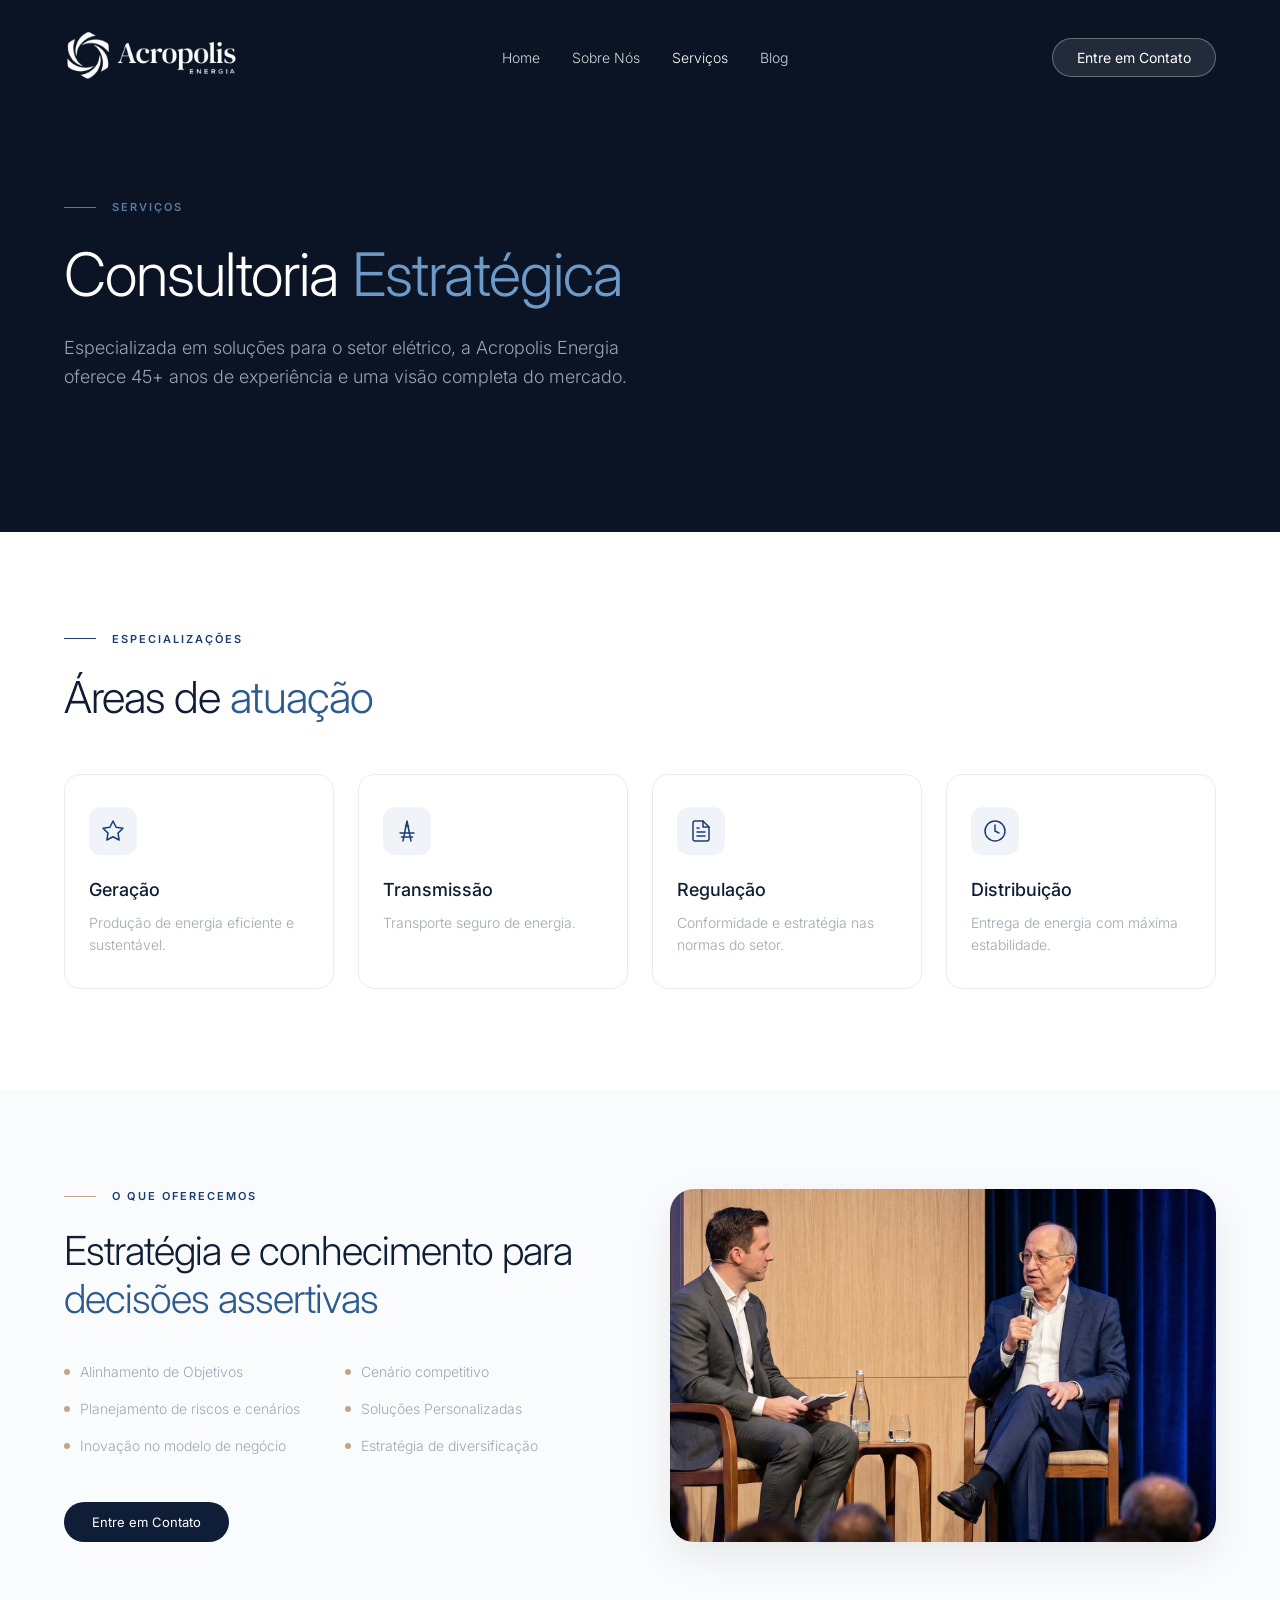
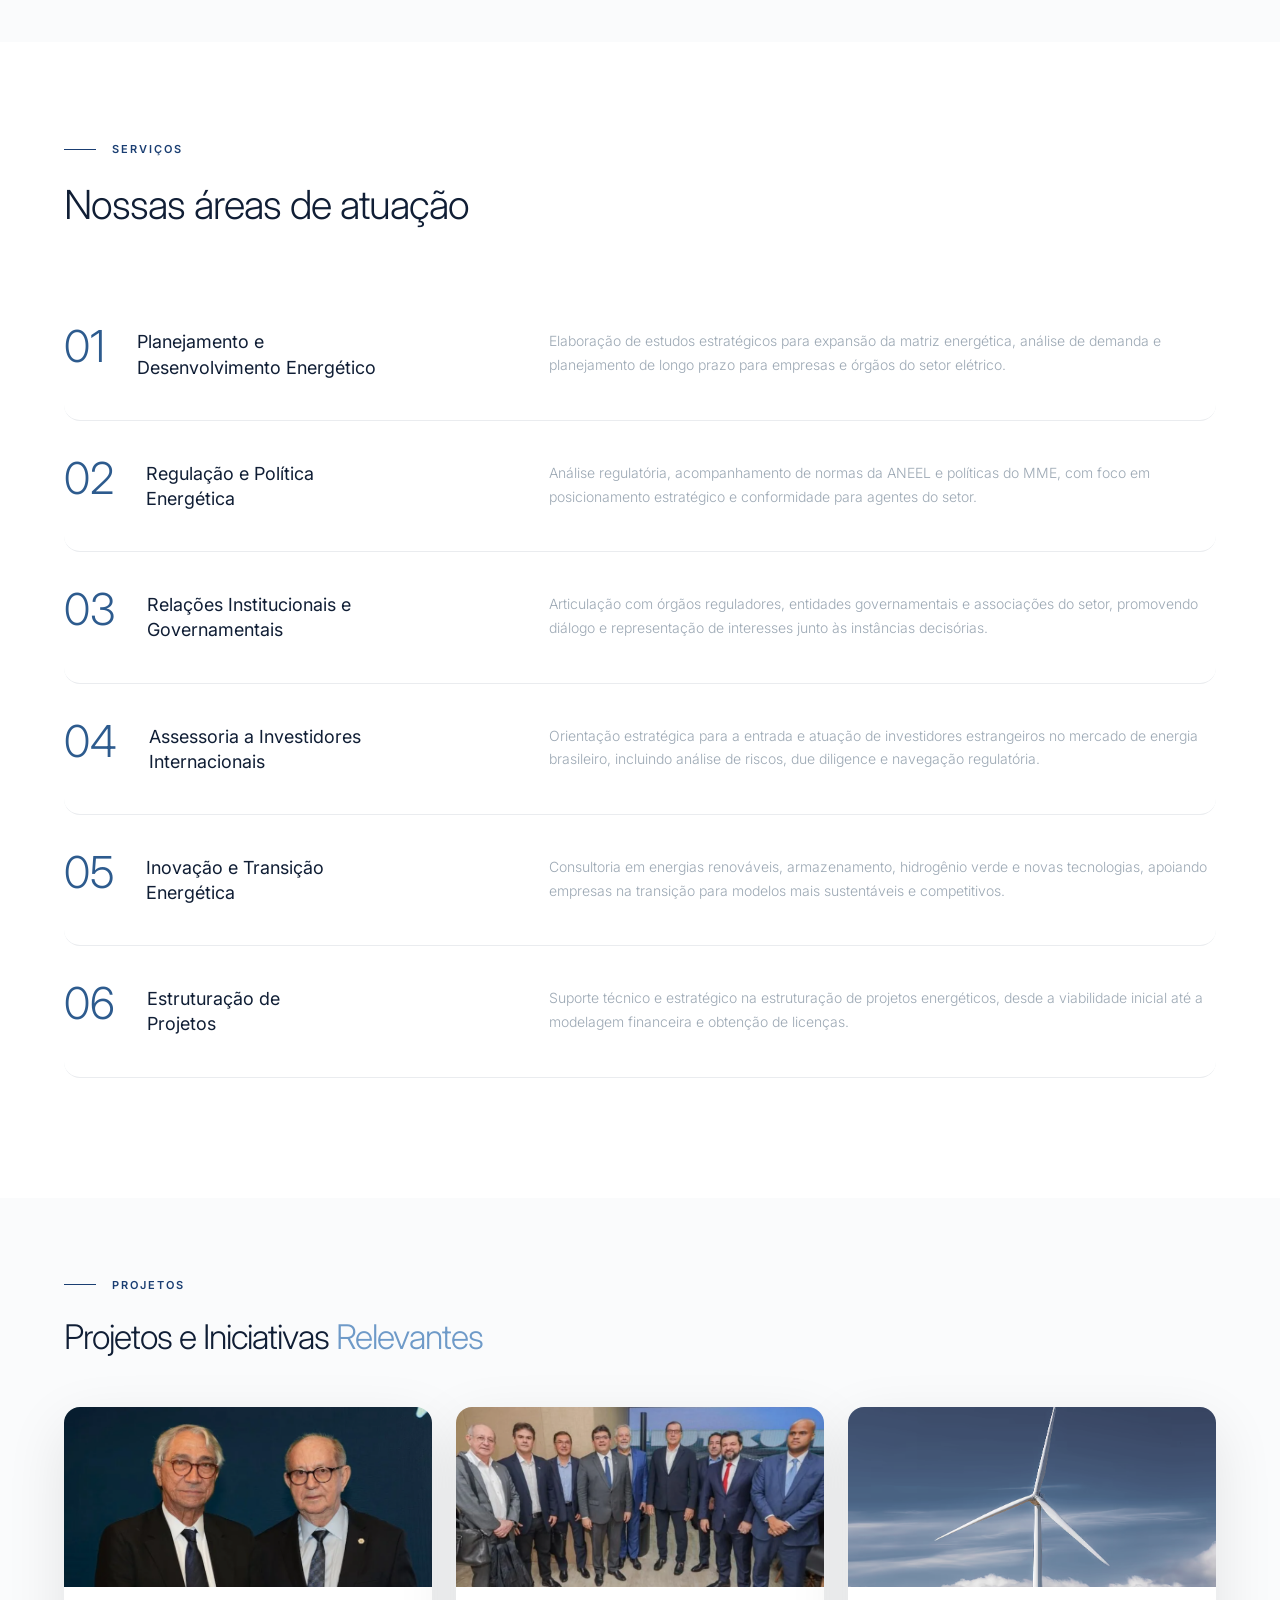
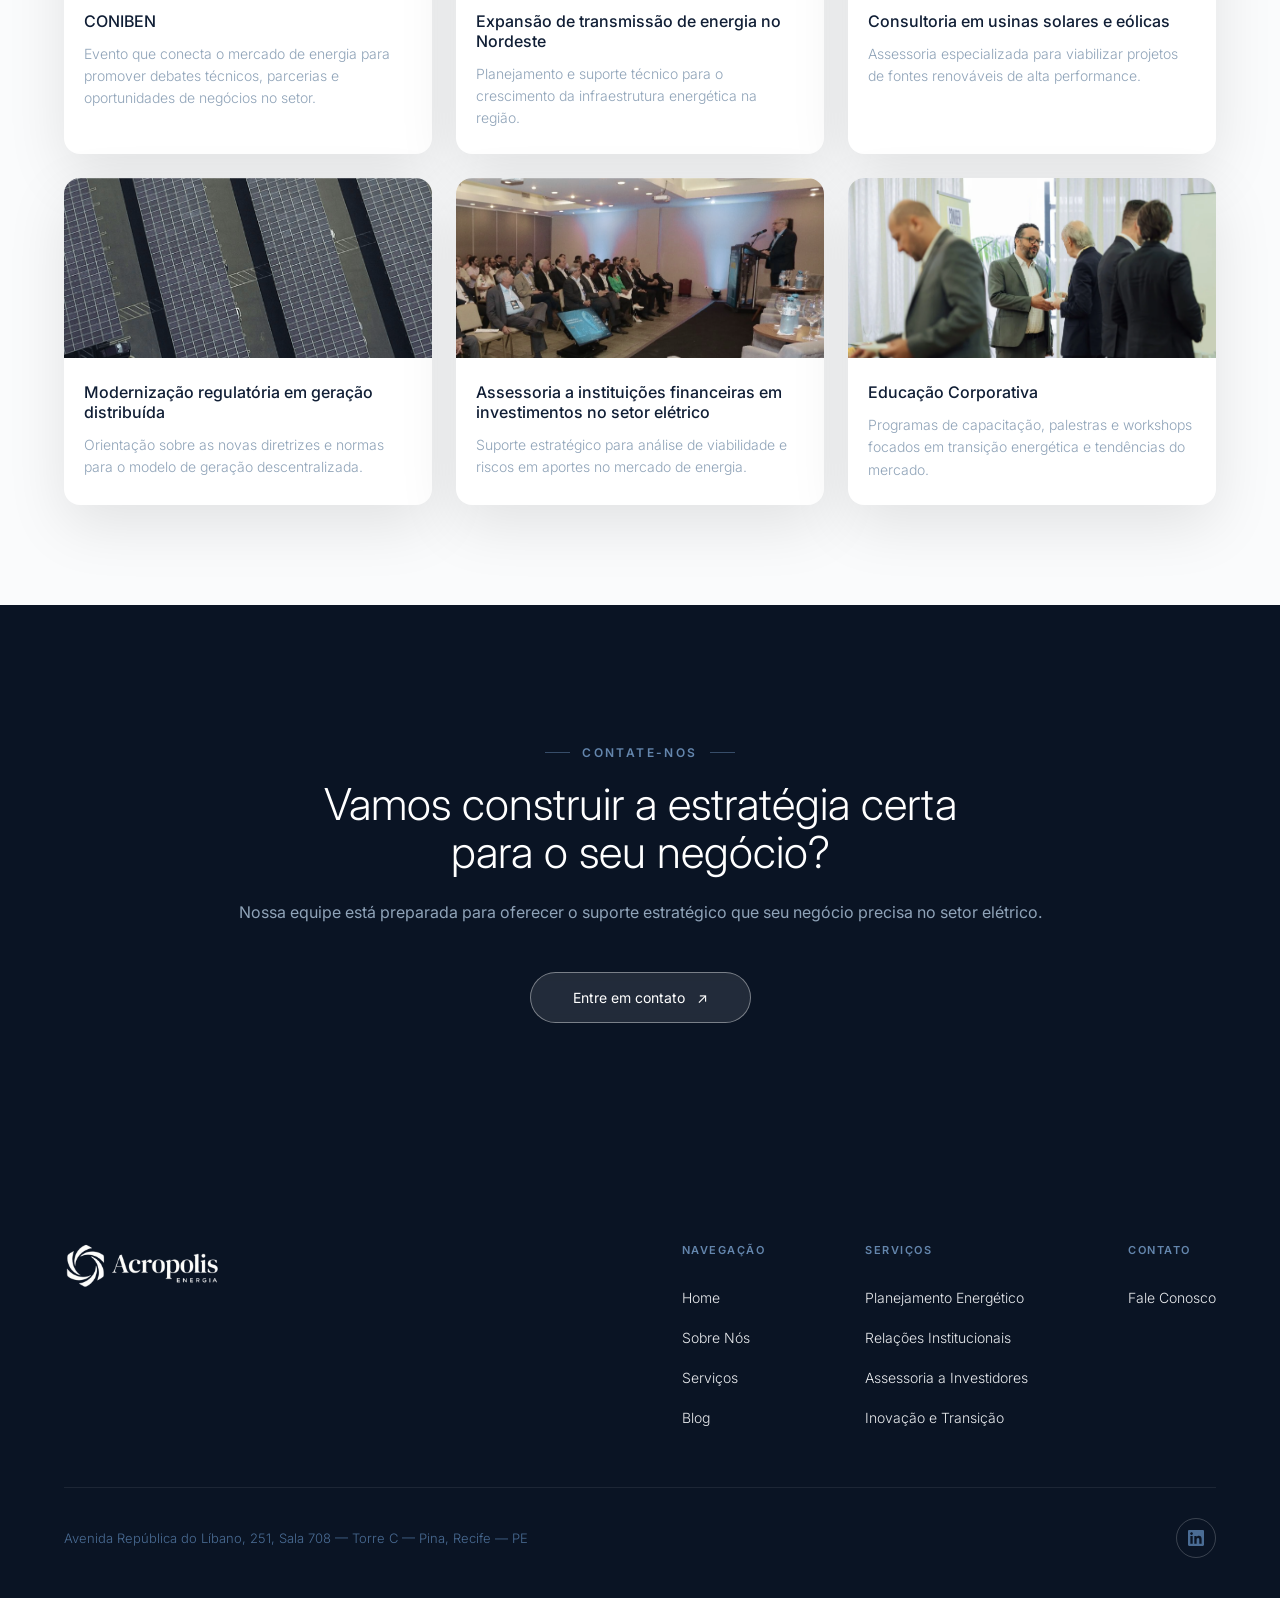
<file: Site.v2/servicos.html>
<!DOCTYPE html>
<html lang="pt-BR">
<head>
    <meta charset="UTF-8">
    <meta name="viewport" content="width=device-width, initial-scale=1.0">
    <title>Serviços - Acropolis Energia</title>
    <link rel="preconnect" href="https://fonts.googleapis.com">
    <link rel="preconnect" href="https://fonts.gstatic.com" crossorigin>
    <link href="https://fonts.googleapis.com/css2?family=Inter:wght@200;300;400;500;600&display=swap" rel="stylesheet">
    
    <link rel="stylesheet" href="global.css">
    <link rel="stylesheet" href="servicos.css">
</head>
<body>
    
    <header class="header">
        <div class="container header-container">
            <a href="index.html" class="logo">
                <img src="Midia/Logo/Logo-Branco.png" alt="Acropolis Energia">
            </a>
            
            <nav class="navbar">
                <ul>
                    <li><a href="index.html">Home</a></li>
                    <li><a href="sobre.html">Sobre Nós</a></li>
                    <li><a href="servicos.html" class="active">Serviços</a></li>
                    <li><a href="blog.html">Blog</a></li>
                </ul>
            </nav>

            <a href="contato.html" class="btn-primary-header">Entre em Contato</a>
        </div>
    </header>

    <main>
        <section class="servicos-hero">
            <div class="container">
                
                <div class="servicos-subtitle">
                    <span class="line"></span> SERVIÇOS
                </div>
                
                <h1 class="servicos-title">Consultoria <span class="highlight">Estratégica</span></h1>
                
                <p class="servicos-description">
                    Especializada em soluções para o setor elétrico, a Acropolis Energia<br>oferece 45+ anos de experiência e uma visão completa do mercado.
                </p>

            </div>
        </section>

        <section class="areas-atuacao">
            <div class="container">
                
                <div class="areas-header">
                    <div class="servicos-subtitle subtitle-dark">
                        <span class="line line-dark"></span> ESPECIALIZAÇÕES
                    </div>
                    <h2>Áreas de <span class="highlight-blue">atuação</span></h2>
                </div>

                <div class="areas-grid">
                    
                    <div class="area-card">
                        <div class="icon-wrapper">
                            <svg viewBox="0 0 24 24" width="24" height="24" fill="none" stroke="currentColor" stroke-width="1.5" stroke-linecap="round" stroke-linejoin="round">
                                <polygon points="12 2 15.09 8.26 22 9.27 17 14.14 18.18 21.02 12 17.77 5.82 21.02 7 14.14 2 9.27 8.91 8.26 12 2"></polygon>
                            </svg>
                        </div>
                        <h3>Geração</h3>
                        <p>Produção de energia eficiente e sustentável.</p>
                    </div>

                    <div class="area-card">
                        <div class="icon-wrapper">
                            <svg viewBox="0 0 24 24" width="24" height="24" fill="none" stroke="currentColor" stroke-width="1.5" stroke-linecap="round" stroke-linejoin="round">
                                <path d="M8 22L12 2l4 20"></path>
                                <path d="M5 14h14"></path>
                                <path d="M6.5 18h11"></path>
                                <path d="M10.5 7h3"></path>
                            </svg>
                        </div>
                        <h3>Transmissão</h3>
                        <p>Transporte seguro de energia.</p>
                    </div>

                    <div class="area-card">
                        <div class="icon-wrapper">
                            <svg viewBox="0 0 24 24" width="24" height="24" fill="none" stroke="currentColor" stroke-width="1.5" stroke-linecap="round" stroke-linejoin="round">
                                <path d="M14 2H6a2 2 0 0 0-2 2v16a2 2 0 0 0 2 2h12a2 2 0 0 0 2-2V8z"></path>
                                <polyline points="14 2 14 8 20 8"></polyline>
                                <line x1="16" y1="13" x2="8" y2="13"></line>
                                <line x1="16" y1="17" x2="8" y2="17"></line>
                                <polyline points="10 9 9 9 8 9"></polyline>
                            </svg>
                        </div>
                        <h3>Regulação</h3>
                        <p>Conformidade e estratégia nas normas do setor.</p>
                    </div>

                    <div class="area-card">
                        <div class="icon-wrapper">
                            <svg viewBox="0 0 24 24" width="24" height="24" fill="none" stroke="currentColor" stroke-width="1.5" stroke-linecap="round" stroke-linejoin="round">
                                <circle cx="12" cy="12" r="10"></circle>
                                <polyline points="12 6 12 12 16 14"></polyline>
                            </svg>
                        </div>
                        <h3>Distribuição</h3>
                        <p>Entrega de energia com máxima estabilidade.</p>
                    </div>

                </div>
            </div>
        </section>

        <section class="oferecemos-section">
            <div class="container oferecemos-grid">
                
                <div class="oferecemos-content">
                    <div class="servicos-subtitle subtitle-dark">
                        <span class="line line-gold"></span> O QUE OFERECEMOS
                    </div>
                    
                    <h2>Estratégia e conhecimento para<br><span class="highlight-blue">decisões assertivas</span></h2>
                    
                    <ul class="oferecemos-list">
                        <li>Alinhamento de Objetivos</li>
                        <li>Cenário competitivo</li>
                        <li>Planejamento de riscos e cenários</li>
                        <li>Soluções Personalizadas</li>
                        <li>Inovação no modelo de negócio</li>
                        <li>Estratégia de diversificação</li>
                    </ul>
                    
                    <a href="contato.html" class="btn-servicos">
                        Entre em Contato 
                    </a>
                </div>

                <div class="oferecemos-image">
                    <img src="Midia/Fotos/Reive-Palestra.png" alt="Estratégia e Conhecimento">
                </div>

            </div>
        </section>

        <section class="servicos-lista-section">
            <div class="container">
                
                <div class="servicos-lista-header">
                    <div class="servicos-subtitle subtitle-dark">
                        <span class="line line-dark"></span> SERVIÇOS
                    </div>
                    <h2>Nossas áreas de <span class="highlight-blue">atuação</span></h2>
                </div>

                <div class="servicos-lista-clean">
                    
                    <div class="servico-row">
                        <div class="servico-row-left">
                            <span class="servico-num">01</span>
                            <h3 class="servico-title">Planejamento e<br>Desenvolvimento Energético</h3>
                            <button class="toggle-service" aria-label="Expandir conteúdo">+</button>
                        </div>
                        <div class="servico-row-right">
                            <p>Elaboração de estudos estratégicos para expansão da matriz energética, análise de demanda e planejamento de longo prazo para empresas e órgãos do setor elétrico.</p>
                        </div>
                    </div>

                    <div class="servico-row">
                        <div class="servico-row-left">
                            <span class="servico-num">02</span>
                            <h3 class="servico-title">Regulação e Política<br>Energética</h3>
                            <button class="toggle-service" aria-label="Expandir conteúdo">+</button>
                        </div>
                        <div class="servico-row-right">
                            <p>Análise regulatória, acompanhamento de normas da ANEEL e políticas do MME, com foco em posicionamento estratégico e conformidade para agentes do setor.</p>
                        </div>
                    </div>

                    <div class="servico-row">
                        <div class="servico-row-left">
                            <span class="servico-num">03</span>
                            <h3 class="servico-title">Relações Institucionais e<br>Governamentais</h3>
                            <button class="toggle-service" aria-label="Expandir conteúdo">+</button>
                        </div>
                        <div class="servico-row-right">
                            <p>Articulação com órgãos reguladores, entidades governamentais e associações do setor, promovendo diálogo e representação de interesses junto às instâncias decisórias.</p>
                        </div>
                    </div>

                    <div class="servico-row">
                        <div class="servico-row-left">
                            <span class="servico-num">04</span>
                            <h3 class="servico-title">Assessoria a Investidores<br>Internacionais</h3>
                            <button class="toggle-service" aria-label="Expandir conteúdo">+</button>
                        </div>
                        <div class="servico-row-right">
                            <p>Orientação estratégica para a entrada e atuação de investidores estrangeiros no mercado de energia brasileiro, incluindo análise de riscos, due diligence e navegação regulatória.</p>
                        </div>
                    </div>

                    <div class="servico-row">
                        <div class="servico-row-left">
                            <span class="servico-num">05</span>
                            <h3 class="servico-title">Inovação e Transição<br>Energética</h3>
                            <button class="toggle-service" aria-label="Expandir conteúdo">+</button>
                        </div>
                        <div class="servico-row-right">
                            <p>Consultoria em energias renováveis, armazenamento, hidrogênio verde e novas tecnologias, apoiando empresas na transição para modelos mais sustentáveis e competitivos.</p>
                        </div>
                    </div>

                    <div class="servico-row">
                        <div class="servico-row-left">
                            <span class="servico-num">06</span>
                            <h3 class="servico-title">Estruturação de<br>Projetos</h3>
                            <button class="toggle-service" aria-label="Expandir conteúdo">+</button>
                        </div>
                        <div class="servico-row-right">
                            <p>Suporte técnico e estratégico na estruturação de projetos energéticos, desde a viabilidade inicial até a modelagem financeira e obtenção de licenças.</p>
                        </div>
                    </div>

                </div>
            </div>
        </section>

        <section class="projetos-section">
            <div class="container">
                
                <div class="projetos-header">
                    <div class="servicos-subtitle subtitle-dark">
                        <span class="line line-dark"></span> PROJETOS
                    </div>
                    <h2>Projetos e Iniciativas <span class="highlight-blue">Relevantes</span></h2>
                </div>

                <div class="projetos-grid">
                    
                    <div class="projeto-card">
                        <div class="projeto-img">
                            <img src="Midia/Fotos/Projeto1.png" alt="CONIBEN">
                        </div>
                        <div class="projeto-content">
                            <h3>CONIBEN</h3>
                            <p>Evento que conecta o mercado de energia para promover debates técnicos, parcerias e oportunidades de negócios no setor.</p>
                        </div>
                    </div>

                    <div class="projeto-card">
                        <div class="projeto-img">
                            <img src="Midia/Fotos/Projeto2.png" alt="Expansão de transmissão">
                        </div>
                        <div class="projeto-content">
                            <h3>Expansão de transmissão de energia no Nordeste</h3>
                            <p>Planejamento e suporte técnico para o crescimento da infraestrutura energética na região.</p>
                        </div>
                    </div>

                    <div class="projeto-card">
                        <div class="projeto-img">
                            <img src="Midia/Fotos/Projeto3.png" alt="Consultoria em usinas">
                        </div>
                        <div class="projeto-content">
                            <h3>Consultoria em usinas solares e eólicas</h3>
                            <p>Assessoria especializada para viabilizar projetos de fontes renováveis de alta performance.</p>
                        </div>
                    </div>

                    <div class="projeto-card">
                        <div class="projeto-img">
                            <img src="Midia/Fotos/Projeto4.png" alt="Modernização regulatória">
                        </div>
                        <div class="projeto-content">
                            <h3>Modernização regulatória em geração distribuída</h3>
                            <p>Orientação sobre as novas diretrizes e normas para o modelo de geração descentralizada.</p>
                        </div>
                    </div>

                    <div class="projeto-card">
                        <div class="projeto-img">
                            <img src="Midia/Fotos/Projeto5.png" alt="Assessoria a instituições financeiras">
                        </div>
                        <div class="projeto-content">
                            <h3>Assessoria a instituições financeiras em investimentos no setor elétrico</h3>
                            <p>Suporte estratégico para análise de viabilidade e riscos em aportes no mercado de energia.</p>
                        </div>
                    </div>

                    <div class="projeto-card">
                        <div class="projeto-img">
                            <img src="Midia/Fotos/Projeto6.png" alt="Educação Corporativa">
                        </div>
                        <div class="projeto-content">
                            <h3>Educação Corporativa</h3>
                            <p>Programas de capacitação, palestras e workshops focados em transição energética e tendências do mercado.</p>
                        </div>
                    </div>

                </div>
            </div>
        </section>

        <section class="cta-final-section">
            <div class="container">
                <div class="cta-content">
                    <div class="cta-subtitle-wrapper">
                        <span class="cta-line"></span>
                        <p class="cta-subtitle">CONTATE-NOS</p>
                        <span class="cta-line"></span>
                    </div>
                    
                    <h2>Vamos construir a <span class="highlight-blue">estratégia certa</span><br> para o seu negócio?</h2>
                    
                    <p class="cta-description">Nossa equipe está preparada para oferecer o suporte estratégico que seu negócio precisa no setor elétrico.</p>
                    
                    <a href="contato.html" class="btn-glass-box">
                        Entre em contato <span class="arrow-icon">&#x2197;</span>
                    </a>
                </div>
            </div>
        </section>

        </main>

    <footer class="footer">
        <div class="container">
            <div class="footer-top">
                <div class="footer-logo">
                    <img src="Midia/Logo/Logo-Branco.png" alt="Acropolis Energia">
                </div>
                <div class="footer-links">
                    <div class="footer-column">
                        <h4>NAVEGAÇÃO</h4>
                        <ul>
                            <li><a href="index.html">Home</a></li>
                            <li><a href="sobre.html">Sobre Nós</a></li>
                            <li><a href="servicos.html">Serviços</a></li>
                            <li><a href="blog.html">Blog</a></li>
                        </ul>
                    </div>
                    <div class="footer-column">
                        <h4>SERVIÇOS</h4>
                        <ul>
                            <li><a href="servicos.html">Planejamento Energético</a></li>
                            <li><a href="servicos.html">Relações Institucionais</a></li>
                            <li><a href="servicos.html">Assessoria a Investidores</a></li>
                            <li><a href="servicos.html">Inovação e Transição</a></li>
                        </ul>
                    </div>
                    <div class="footer-column">
                        <h4>CONTATO</h4>
                        <ul>
                            <li><a href="contato.html">Fale Conosco</a></li>
                        </ul>
                    </div>
                </div>
            </div>
            <div class="footer-bottom">
                <p>Avenida República do Líbano, 251, Sala 708 — Torre C — Pina, Recife — PE</p>
                <a href="https://www.linkedin.com/in/reivebarros/" class="social-icon" aria-label="LinkedIn">
                    <svg viewBox="0 0 24 24" width="16" height="16" fill="currentColor">
                        <path d="M22.23 0H1.77C.79 0 0 .77 0 1.72v20.56C0 23.23.79 24 1.77 24h20.46c.98 0 1.77-.77 1.77-1.72V1.72C24 .77 23.2 0 22.23 0zM7.06 20.45H3.56V9h3.5v11.45zM5.31 7.44c-1.13 0-2.04-.92-2.04-2.05s.91-2.04 2.04-2.04 2.04.92 2.04 2.04-.91 2.05-2.04 2.05zm15.14 13.01h-3.5v-5.56c0-1.33-.03-3.03-1.85-3.03-1.85 0-2.13 1.45-2.13 2.94v5.65h-3.5V9h3.36v1.56h.05c.47-.89 1.62-1.83 3.33-1.83 3.56 0 4.22 2.34 4.22 5.39v6.33z"/>
                    </svg>
                </a>
            </div>
        </div>
    </footer>

<script>
document.querySelectorAll('.servico-row').forEach(row => {
    const btn = row.querySelector('.toggle-service');
    
    // O clique funciona tanto no botão quanto no título para facilitar
    row.querySelector('.servico-row-left').addEventListener('click', () => {
        const isActive = row.classList.contains('active');
        
        // Fecha todos os outros que estiverem abertos (opcional)
        document.querySelectorAll('.servico-row').forEach(el => {
            el.classList.remove('active');
            el.querySelector('.toggle-service').innerText = '+';
        });

        // Abre o atual se ele não estava ativo
        if (!isActive) {
            row.classList.add('active');
            btn.innerText = '-';
        }
    });
});
</script>

</body>
</html>
</file>
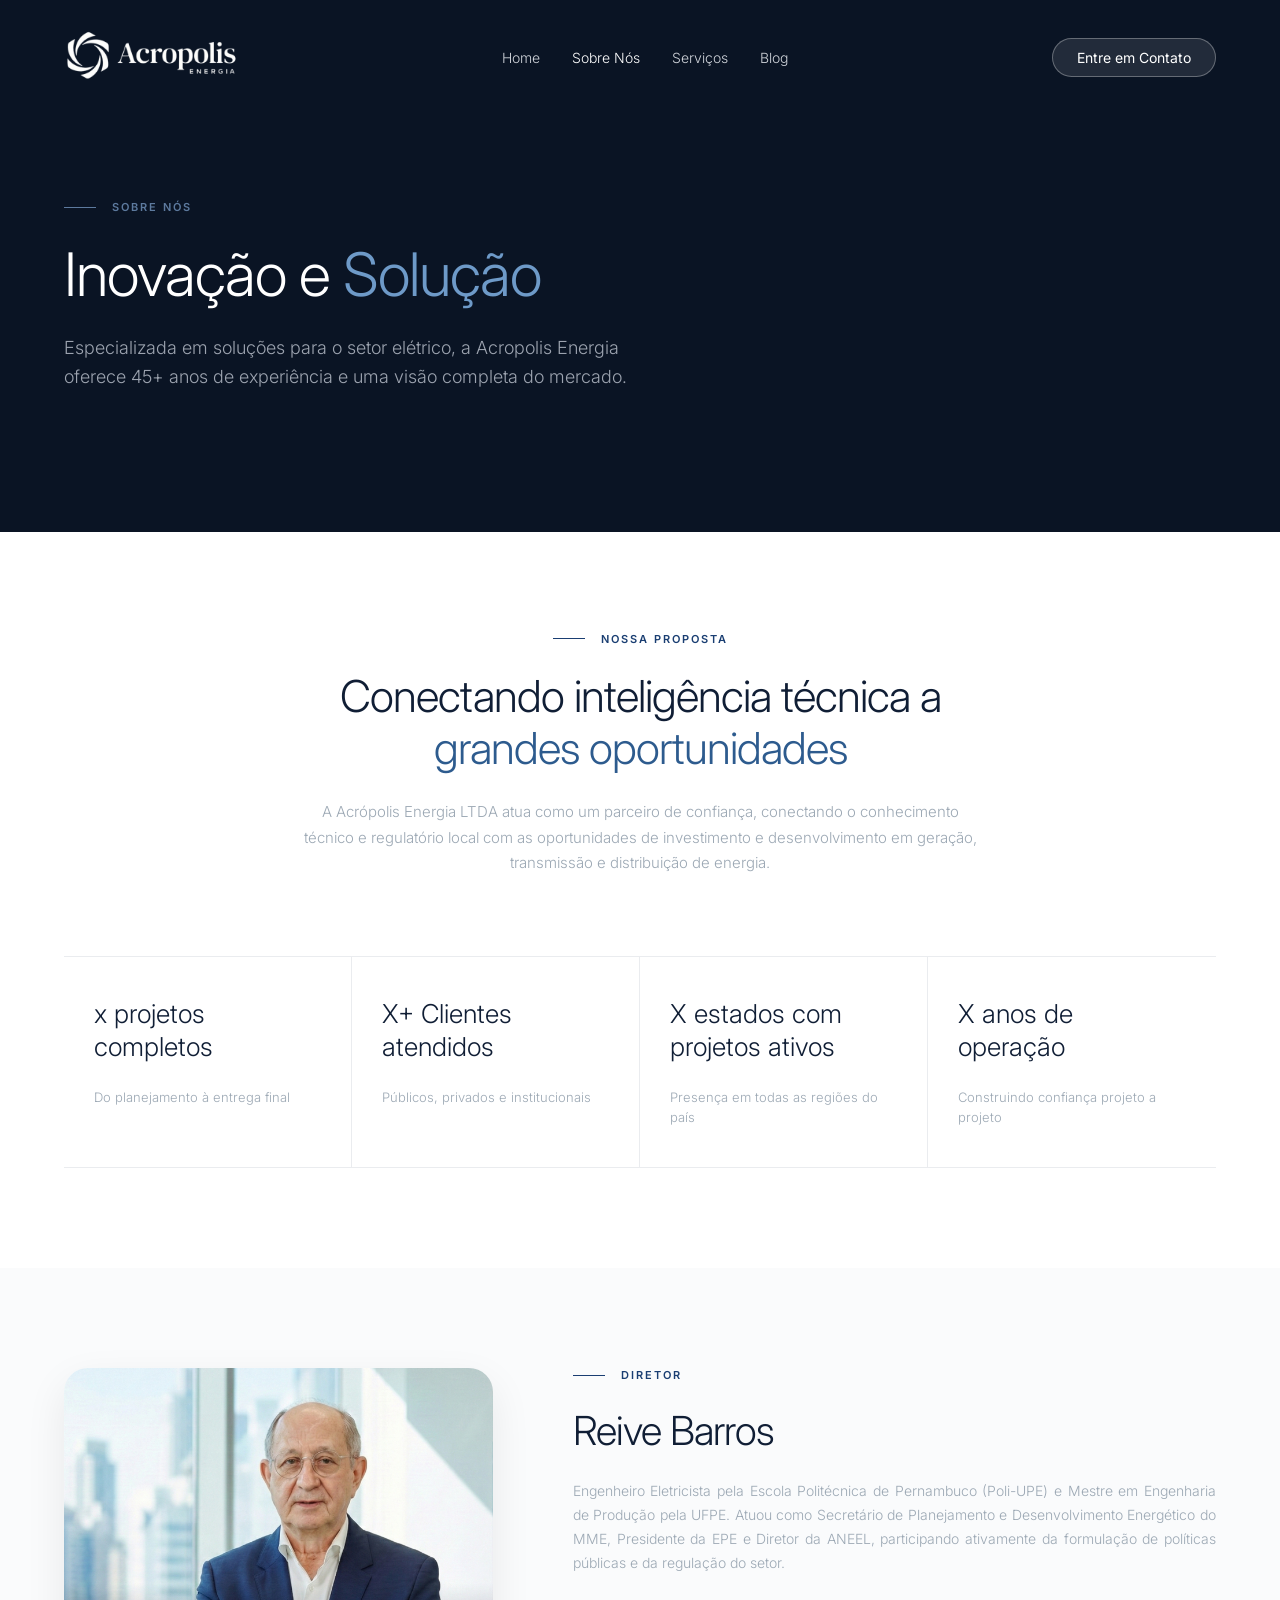
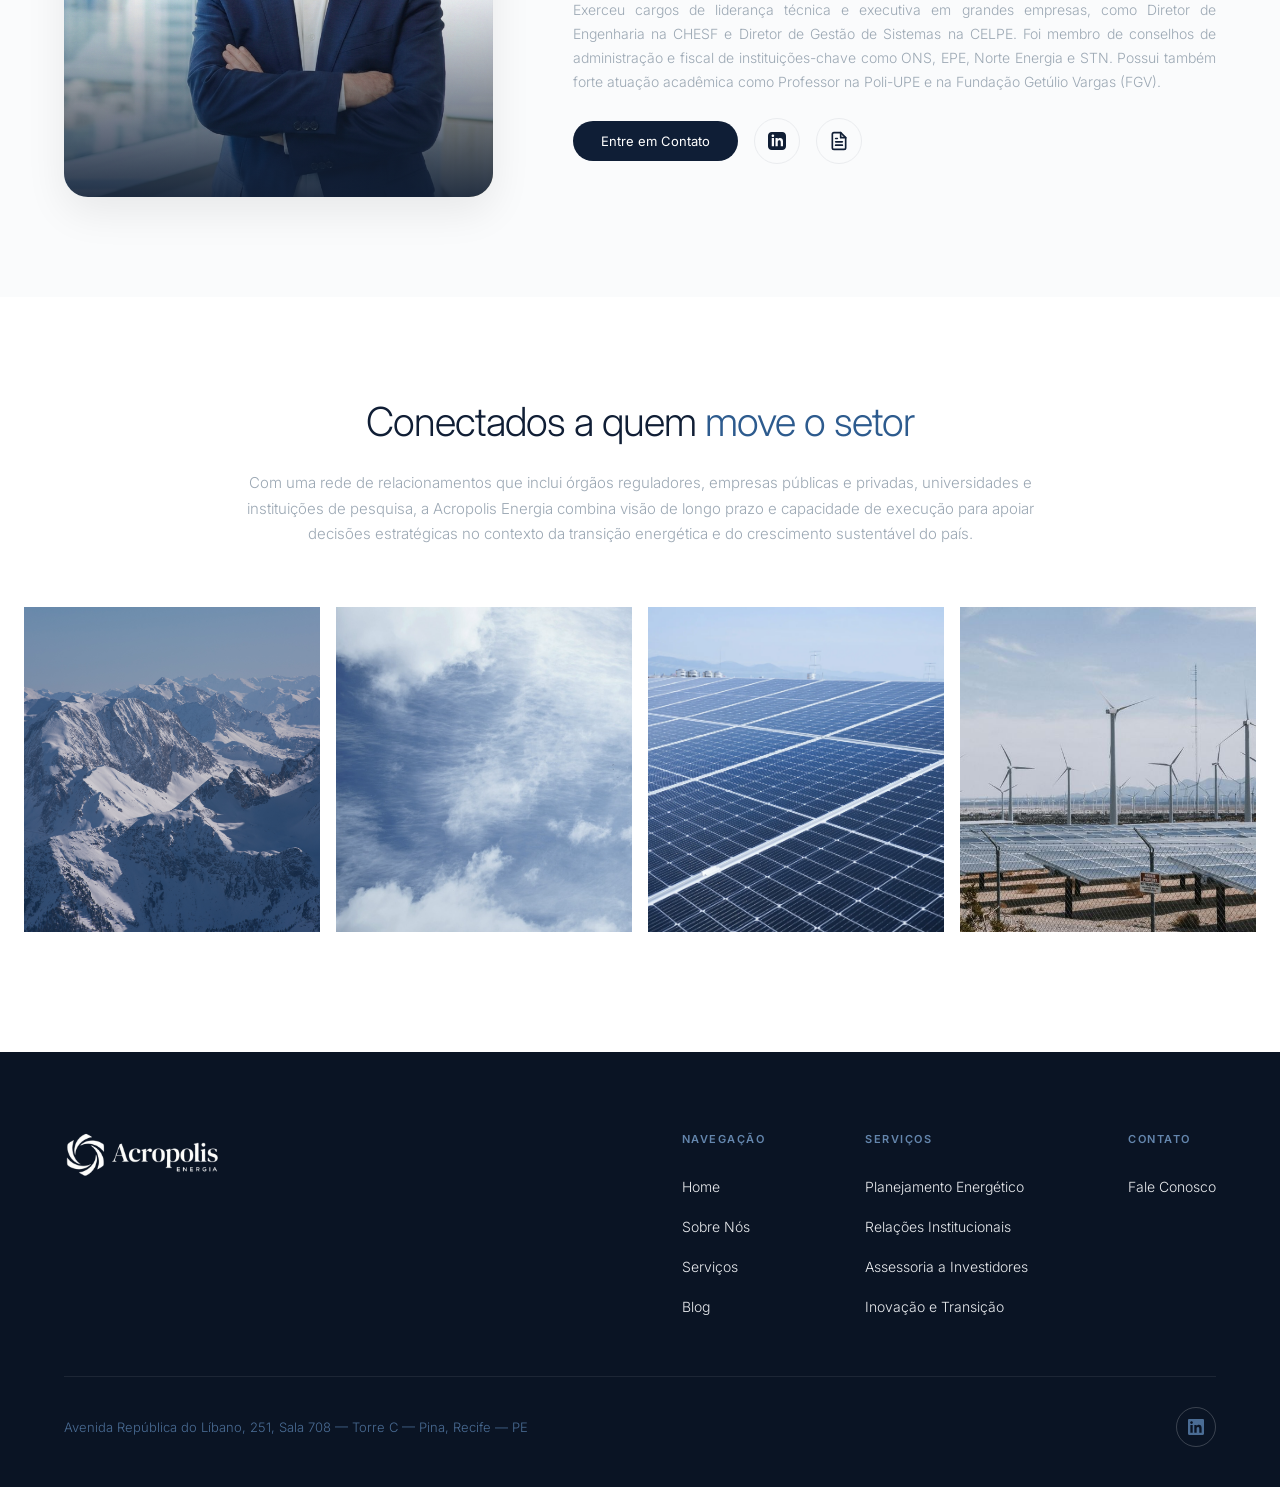
<file: Site.v2/sobre.html>
<!DOCTYPE html>
<html lang="pt-BR">
<head>
    <meta charset="UTF-8">
    <meta name="viewport" content="width=device-width, initial-scale=1.0">
    <title>Sobre Nós - Acropolis Energia</title>
    <link rel="preconnect" href="https://fonts.googleapis.com">
    <link rel="preconnect" href="https://fonts.gstatic.com" crossorigin>
    <link href="https://fonts.googleapis.com/css2?family=Inter:wght@200;300;400;500;600&display=swap" rel="stylesheet">
    
    <link rel="stylesheet" href="global.css">
    <link rel="stylesheet" href="sobre.css">
</head>
<body>
    
    <header class="header">
        <div class="container header-container">
            <a href="index.html" class="logo">
                <img src="Midia/Logo/Logo-Branco.png" alt="Acropolis Energia">
            </a>
            
            <nav class="navbar">
                <ul>
                    <li><a href="index.html">Home</a></li>
                    <li><a href="sobre.html" class="active">Sobre Nós</a></li>
                    <li><a href="servicos.html">Serviços</a></li>
                    <li><a href="blog.html">Blog</a></li>
                </ul>
            </nav>

            <a href="contato.html" class="btn-primary-header">Entre em Contato</a>
        </div>
    </header>

    <main>
        <section class="sobre-hero">
            <div class="container">
                
                <div class="sobre-subtitle">
                    <span class="line"></span> SOBRE NÓS
                </div>
                
                <h1 class="sobre-title">Inovação e <span class="highlight">Solução</span></h1>
                
                <p class="sobre-description">
                    Especializada em soluções para o setor elétrico, a Acropolis Energia<br>oferece 45+ anos de experiência e uma visão completa do mercado.
                </p>

            </div>
        </section>

        <section class="proposta-section">
            <div class="container">
                
                <div class="proposta-header">
                    <div class="sobre-subtitle proposta-subtitle-dark justify-center">
                        <span class="line line-dark"></span> NOSSA PROPOSTA
                    </div>
                    
                    <h2>Conectando inteligência técnica a<br><span class="highlight-blue">grandes oportunidades</span></h2>
                    
                    <p>A Acrópolis Energia LTDA atua como um parceiro de confiança, conectando o conhecimento<br>técnico e regulatório local com as oportunidades de investimento e desenvolvimento em geração,<br>transmissão e distribuição de energia.</p>
                </div>

                <div class="proposta-stats-grid">
                    
                    <div class="stat-card">
                        <h3>x projetos<br>completos</h3>
                        <p>Do planejamento à entrega final</p>
                    </div>
                    
                    <div class="stat-card">
                        <h3>X+ Clientes<br>atendidos</h3>
                        <p>Públicos, privados e institucionais</p>
                    </div>
                    
                    <div class="stat-card">
                        <h3>X estados com<br>projetos ativos</h3>
                        <p>Presença em todas as regiões do país</p>
                    </div>
                    
                    <div class="stat-card">
                        <h3>X anos de<br>operação</h3>
                        <p>Construindo confiança projeto a projeto</p>
                    </div>

                </div>

            </div>
        </section>

        <section class="diretor-section">
            <div class="container diretor-grid">
                
                <div class="diretor-image-wrapper">
                    <img src="Midia/Fotos/Reive Barros - Foto 2.png" alt="Reive Barros" class="diretor-img">
                    <div class="diretor-overlay"></div>
                </div>

                <div class="diretor-content">
                    <div class="sobre-subtitle proposta-subtitle-dark">
                        <span class="line line-dark"></span> DIRETOR
                    </div>
                    
                    <h2>Reive Barros</h2>
                    
                    <p>Engenheiro Eletricista pela Escola Politécnica de Pernambuco (Poli-UPE) e Mestre em Engenharia de Produção pela UFPE. Atuou como Secretário de Planejamento e Desenvolvimento Energético do MME, Presidente da EPE e Diretor da ANEEL, participando ativamente da formulação de políticas públicas e da regulação do setor.</p>
                    
                    <p>Exerceu cargos de liderança técnica e executiva em grandes empresas, como Diretor de Engenharia na CHESF e Diretor de Gestão de Sistemas na CELPE. Foi membro de conselhos de administração e fiscal de instituições-chave como ONS, EPE, Norte Energia e STN. Possui também forte atuação acadêmica como Professor na Poli-UPE e na Fundação Getúlio Vargas (FGV).</p>
                    
                    <div class="diretor-actions">
                        
                        <a href="contato.html" class="btn-diretor">
                            Entre em Contato 
                        </a>

                        <a href="https://www.linkedin.com/in/reivebarros/" target="_blank" class="icon-diretor" aria-label="LinkedIn">
                            <svg xmlns="http://www.w3.org/2000/svg" width="18" height="18" viewBox="0 0 24 24" fill="currentColor">
                                <path d="M19 0h-14c-2.761 0-5 2.239-5 5v14c0 2.761 2.239 5 5 5h14c2.762 0 5-2.239 5-5v-14c0-2.761-2.238-5-5-5zm-11 19h-3v-11h3v11zm-1.5-12.268c-.966 0-1.75-.79-1.75-1.764s.784-1.764 1.75-1.764 1.75.79 1.75 1.764-.783 1.764-1.75 1.764zm13.5 12.268h-3v-5.604c0-3.368-4-3.113-4 0v5.604h-3v-11h3v1.765c1.396-2.586 7-2.777 7 2.476v6.759z"/>
                            </svg>
                        </a>

                        <a href="Midia\Currículo Resumido 23.06.2025.pdf" target="_blank" class="icon-diretor" aria-label="Baixar Currículo">
                            <svg xmlns="http://www.w3.org/2000/svg" width="20" height="20" viewBox="0 0 24 24" fill="none" stroke="currentColor" stroke-width="2" stroke-linecap="round" stroke-linejoin="round">
                                <path d="M14 2H6a2 2 0 0 0-2 2v16a2 2 0 0 0 2 2h12a2 2 0 0 0 2-2V8z"></path>
                                <polyline points="14 2 14 8 20 8"></polyline>
                                <line x1="16" y1="13" x2="8" y2="13"></line>
                                <line x1="16" y1="17" x2="8" y2="17"></line>
                                <polyline points="10 9 9 9 8 9"></polyline>
                            </svg>
                        </a>
                        
                    </div>
                </div>

            </div>
        </section>

        <section class="conectados-section">
            <div class="container">
                
                <div class="conectados-header">
                    <h2>Conectados a quem <span class="highlight-blue">move o setor</span></h2>
                    
                    <p>Com uma rede de relacionamentos que inclui órgãos reguladores, empresas públicas e privadas, universidades e<br>instituições de pesquisa, a Acropolis Energia combina visão de longo prazo e capacidade de execução para apoiar<br>decisões estratégicas no contexto da transição energética e do crescimento sustentável do país.</p>
                </div>

            </div>

            <div class="conectados-gallery">
                
                <div class="gallery-item">
                    <img src="Midia/Fotos/vecteezy_beautiful-landscape-of-mountain-on-winter_11807943.jpg" alt="Montanhas nevadas">
                </div>
                
                <div class="gallery-item">
                    <img src="Midia/Fotos/Ceu.png" alt="Céu e nuvens">
                </div>
                
                <div class="gallery-item">
                    <img src="Midia/Fotos/painel solar.webp" alt="Detalhe Painéis Solares">
                </div>
                
                <div class="gallery-item">
                    <img src="Midia/Fotos/Energia eolica.jpg" alt="Energia Eólica e Solar">
                </div>

            </div>
        </section>

    </main>

        </main> 
        
        <footer class="footer">
            <div class="container">
                
                <div class="footer-top">
                    <div class="footer-logo">
                        <img src="Midia/Logo/Logo-Branco.png" alt="Acropolis Energia">
                    </div>

                    <div class="footer-links">
                        <div class="footer-column">
                            <h4>NAVEGAÇÃO</h4>
                            <ul>
                                <li><a href="index.html">Home</a></li>
                                <li><a href="sobre.html">Sobre Nós</a></li>
                                <li><a href="servicos.html">Serviços</a></li>
                                <li><a href="blog.html">Blog</a></li>
                            </ul>
                        </div>
                        
                        <div class="footer-column">
                            <h4>SERVIÇOS</h4>
                            <ul>
                                <li><a href="servicos.html">Planejamento Energético</a></li>
                                <li><a href="servicos.html">Relações Institucionais</a></li>
                                <li><a href="servicos.html">Assessoria a Investidores</a></li>
                                <li><a href="servicos.html">Inovação e Transição</a></li>
                            </ul>
                        </div>

                        <div class="footer-column">
                            <h4>CONTATO</h4>
                            <ul>
                                <li><a href="contato.html">Fale Conosco</a></li>
                            </ul>
                        </div>
                    </div>
                </div>

                <div class="footer-bottom">
                    <p>Avenida República do Líbano, 251, Sala 708 — Torre C — Pina, Recife — PE</p>
                    
                    <a href="https://www.linkedin.com/in/reivebarros/" class="social-icon" aria-label="LinkedIn">
                        <svg viewBox="0 0 24 24" width="16" height="16" fill="currentColor">
                            <path d="M22.23 0H1.77C.79 0 0 .77 0 1.72v20.56C0 23.23.79 24 1.77 24h20.46c.98 0 1.77-.77 1.77-1.72V1.72C24 .77 23.2 0 22.23 0zM7.06 20.45H3.56V9h3.5v11.45zM5.31 7.44c-1.13 0-2.04-.92-2.04-2.05s.91-2.04 2.04-2.04 2.04.92 2.04 2.04-.91 2.05-2.04 2.05zm15.14 13.01h-3.5v-5.56c0-1.33-.03-3.03-1.85-3.03-1.85 0-2.13 1.45-2.13 2.94v5.65h-3.5V9h3.36v1.56h.05c.47-.89 1.62-1.83 3.33-1.83 3.56 0 4.22 2.34 4.22 5.39v6.33z"/>
                        </svg>
                    </a>
                </div>
                
            </div>
        </footer>

    </body>
    </html>

    </body>
</html>
</file>
<file: global.css>
/* Reset Básico */
* {
    margin: 0;
    padding: 0;
    box-sizing: border-box;
}

:root {
    --color-primary-dark: #0A1424; /* Azul escuro do botão do header */
    --color-text-white: #FFFFFF;
    --color-text-gray: #D1D5DB;
    --color-text-blue-light: #8FA3B8;
    --font-main: 'Inter', sans-serif;
}

body {
    font-family: var(--font-main);
    color: var(--color-text-white);
    background-color: var(--color-primary-dark);
    -webkit-font-smoothing: antialiased;
}

a {
    text-decoration: none;
    color: inherit;
}

ul {
    list-style: none;
}

.container {
    max-width: 1200px;
    margin: 0 auto;
    padding: 0 24px;
    width: 100%;
}

/* ================= HEADER GLOBAL ================= */
/* ================= HEADER GLOBAL ================= */
.header {
    position: fixed; 
    top: 0;
    left: 0;
    width: 100%;
    padding: 30px 0;
    z-index: 9999; 
    transition: transform 0.3s ease, background-color 0.3s ease, padding 0.3s ease, box-shadow 0.3s ease;
}

.header.scrolled {
    background-color: #0A1424; 
    box-shadow: 0 4px 20px rgba(0, 0, 0, 0.15); 
    padding: 15px 0; 
}

/* Classe NOVA que o JS vai usar para esconder o menu */
.header.hidden {
    transform: translateY(-100%);
}

.header-container {
    display: flex;
    justify-content: space-between;
    align-items: center;
    position: relative; /* ADICIONADO: Necessário para a mágica do centro perfeito */
}

.logo img {
    height: 50px; 
    width: auto;
}

.navbar {
    position: absolute;
    left: 50%;
    transform: translateX(-50%); /* Crava o elemento exatamente no meio da tela */
}

.navbar ul {
    display: flex;
    gap: 32px;
}

.navbar a {
    font-size: 14px;
    font-weight: 300;
    color: var(--color-text-gray);
    transition: color 0.3s ease;
}

.navbar a:hover, 
.navbar a.active {
    color: var(--color-text-white);
}

/* ==========================================
   GRUPO DE AÇÕES (CONTATO + IDIOMAS)
   ========================================== */

/* Caixinha que abraça o botão e os idiomas para eles não se separarem */
.header-actions {
    display: flex;
    align-items: center;
    gap: 20px; /* Mantém a distância perfeita entre o botão e o PT|EN */
}

/* Estilo do Botão "Entre em Contato" do Header */
.btn-primary-header {
    display: inline-block;
    background-color: rgba(255, 255, 255, 0.1); 
    color: var(--color-text-white);
    padding: 10px 24px;
    border: 1px solid rgba(255, 255, 255, 0.3); 
    border-radius: 25px;
    font-size: 14px;
    font-weight: 400;
    transition: all 0.3s ease;
}

.btn-primary-header:hover {
    background-color: rgba(255, 255, 255, 0.2);
    border-color: #FFFFFF;
}

/* Estilo do Seletor de Idiomas */
.header-language-switcher {
    display: flex;
    align-items: center;
}

.header-language-switcher a {
    font-size: 13px; /* Tamanho delicado */
    font-weight: 500;
    color: #8FA3B8; /* Cor apagadinha para a língua inativa */
    text-decoration: none;
    padding: 4px 8px; /* Padding bem justo */
    border: 1px solid transparent; 
    border-radius: 4px;
    transition: all 0.3s ease;
}

/* O estilo "Mini Botão" para a língua ativa */
.header-language-switcher a.active {
    color: #FFFFFF;
    border-color: rgba(255, 255, 255, 0.3); /* Borda branca suave */
}

/* Efeito sutil ao passar o mouse na língua inativa */
.header-language-switcher a:hover:not(.active) {
    color: #FFFFFF;
}

/* Estilo do separador vertical (|) */
.header-language-switcher .lang-separator {
    color: #8FA3B8;
    margin: 0 2px;
    font-size: 12px;
    opacity: 0.5; 
}

/* ================= FOOTER ================= */
.footer {
    background-color: #0A1424; /* Azul bem escuro do protótipo */
    padding: 80px 0 40px 0; /* Respiro em cima e embaixo */
    color: #FFFFFF;
}

.footer-top {
    display: flex;
    justify-content: space-between;
    align-items: flex-start;
    margin-bottom: 60px;
}

.footer-logo img {
    height: 45px;
    width: auto;
}

/* Container que segura as 3 colunas da direita */
.footer-links {
    display: flex;
    gap: 100px; /* Distância grande entre as colunas */
}

/* Cada Coluna */
.footer-column h4 {
    font-size: 11px;
    color: #6486AD; /* Azul claro do título */
    letter-spacing: 1.5px;
    font-weight: 600;
    margin-bottom: 30px;
}

.footer-column ul {
    display: flex;
    flex-direction: column;
    gap: 20px; /* Espaçamento vertical entre os links */
}

.footer-column a {
    font-size: 14px;
    color: #EAECEF; /* Branco meio acinzentado */
    font-weight: 300;
    transition: color 0.3s ease;
}

.footer-column a:hover {
    color: #FFFFFF;
}

/* Base do Footer (Endereço e LinkedIn) */
.footer-bottom {
    display: flex;
    justify-content: space-between;
    align-items: center;
    border-top: 1px solid rgba(255, 255, 255, 0.08); /* Linha divisória bem suave */
    padding-top: 30px;
}

.footer-bottom p {
    font-size: 13px;
    color: #4A6C94; /* Azul mais opaco para o endereço */
    font-weight: 300;
}

/* Ícone do LinkedIn */
.social-icon {
    display: flex;
    align-items: center;
    justify-content: center;
    width: 40px;
    height: 40px;
    border: 1px solid rgba(255, 255, 255, 0.2);
    border-radius: 50%;
    color: #4A6C94; /* Mesma cor do endereço */
    transition: all 0.3s ease;
}

.social-icon:hover {
    border-color: #FFFFFF;
    color: #FFFFFF;
}

/* =========================================================================
   =================== CORREÇÃO MOBILE GLOBAL (HEADER E FOOTER) ==============
   ========================================================================= */

@media (max-width: 768px) {
    
    /* Garante o respiro nas bordas em todas as páginas */
    .container {
        padding: 0 20px;
    }

    /* ================= HEADER MOBILE ================= */
    .header-container {
        flex-direction: column;
        align-items: center;
        gap: 20px; /* Dá um respiro legal entre a logo, o menu e as letrinhas */
        padding: 20px 0;
    }

    /* DESLIGA A MÁGICA DO DESKTOP PARA NÃO SOBREPOR A LOGO */
    .navbar {
        position: static;
        transform: none;
    }

    .navbar ul {
        flex-direction: row; /* Mantém os links lado a lado */
        flex-wrap: wrap; /* Se faltar espaço, joga para a linha de baixo */
        justify-content: center;
        gap: 15px;
        padding: 0;
    }

    .navbar ul li a {
        font-size: 14px;
    }

    /* Centraliza a caixinha que segura o botão e o PT|EN */
    .header-actions {
        justify-content: center;
        margin: 0;
    }

    /* Remove a margem extra do idioma para ele ficar bem no centro */
    .header-language-switcher {
        margin: 0;
    }

    /* Esconde o botão de "Entre em contato" no header para não poluir a telinha */
    .btn-primary-header {
        display: none; 
    }

    /* ================= FOOTER MOBILE ================= */
    .footer {
        padding: 60px 0 30px 0;
    }

    /* Empilha a Logo em cima e o bloco de Links embaixo */
    .footer-top {
        flex-direction: column;
        align-items: center;
        text-align: center;
        gap: 50px; 
        margin-bottom: 40px;
    }

    /* Centraliza a logo */
    .footer-logo img {
        margin: 0 auto;
        display: block;
    }

    /* Empilha as 3 colunas (Navegação, Serviços, Contato) uma embaixo da outra */
    .footer-links {
        flex-direction: column;
        align-items: center;
        gap: 40px;
        width: 100%;
    }

    /* Garante que o texto de cada coluna fique centralizado */
    .footer-column {
        width: 100%;
        text-align: center;
    }

    .footer-column ul {
        padding: 0;
        align-items: center;
    }

    .footer-column ul li {
        margin-bottom: 15px;
    }

    /* Seção final com endereço e ícone do LinkedIn */
    .footer-bottom {
        flex-direction: column-reverse; /* Ícone em cima, endereço embaixo */
        align-items: center;
        text-align: center;
        gap: 25px;
        padding-top: 30px;
    }

}
</file>
<file: home.css>
body {
    overflow-x: hidden; 
    width: 100%; 
    margin: 0;
    padding: 0;
}

/* Garante que nenhuma imagem jamais quebre a tela */
img {
    max-width: 100%;
    height: auto;
}


/* ================= HERO SECTION ================= */
.hero {
    /* O linear-gradient aplica uma leve sombra do lado esquerdo para o texto ficar legível caso a imagem seja clara */
    background-image: linear-gradient(to right, rgba(14, 25, 45, 1.0) 0%, rgba(14, 25, 45, 0.6) 100%), url("Midia/Fotos/Background - Site.jpg");
    background-size: cover;
    background-position: center;
    background-repeat: no-repeat;
    height: 100vh; /* Ocupa 100% da altura da tela */
    min-height: 600px;
    display: flex;
    align-items: center; /* Centraliza o conteúdo verticalmente */
}

.hero-subtitle {
    display: block;
    font-size: 11px;
    letter-spacing: 1.5px;
    text-transform: uppercase;
    color: var(--color-text-blue-light);
    margin-bottom: 24px;
    font-weight: 600;
}

.hero-title {
    font-size: 52px;
    font-weight: 300; /* Deixa a fonte mais fina, como no protótipo */
    line-height: 1.1;
    margin-bottom: 24px;
}

.hero-description {
    font-size: 18px;
    color: var(--color-text-gray);
    line-height: 1.5;
    margin-bottom: 40px;
    font-weight: 300;
}

.btn-outline {
    display: inline-block;
    background-color: rgba(255, 255, 255, 0.1); /* Fundo semi-transparente */
    color: var(--color-text-white);
    padding: 12px 32px;
    border: 1px solid rgba(255, 255, 255, 0.3);
    border-radius: 25px;
    font-size: 16px;
    backdrop-filter: blur(4px); /* Cria o efeito de vidro fosco no botão */
    transition: all 0.3s ease;
}

.btn-outline:hover {
    background-color: rgba(255, 255, 255, 0.2);
    border-color: rgba(255, 255, 255, 0.6);
}

/* ================= QUEM SOMOS SECTION ================= */
.about-section {
    background-color: #FFFFFF; /* Fundo branco */
    padding: 100px 0;
    color: #333333; /* Sobrescreve a cor global da fonte para ficar escura no fundo branco */
}

.about-grid {
    display: grid;
    /* Aqui mudamos a proporção: a imagem fica com 40% (4fr) e o texto com 60% (6fr) do espaço */
    grid-template-columns: 4fr 6fr; 
    gap: 60px;
    align-items: center; 
}

/* --- Imagem --- */
.about-image img {
    width: 100%;
    height: 480px; /* Aqui fixamos a altura. Pode aumentar ou diminuir esse valor se precisar */
    border-radius: 24px; 
    object-fit: cover; /* Garante que a foto preencha o espaço de 450px sem distorcer */
    box-shadow: 0 10px 30px rgba(0, 0, 0, 0.05); 
}

/* --- Conteúdo Textual --- */
.section-subtitle {
    display: flex;
    align-items: center;
    gap: 12px;
    font-size: 11px;
    font-weight: 600;
    color: #12284C; /* Azul escuro da marca */
    text-transform: uppercase;
    letter-spacing: 1.5px;
    margin-bottom: 24px;
}

.section-subtitle .line {
    width: 24px;
    height: 1px;
    background-color: #12284C;
}

.about-content h2 {
    font-size: 36px;
    color: #12284C;
    font-weight: 400;
    line-height: 1.3;
    margin-bottom: 24px;
}

.about-content h2 .highlight {
    color: #3A69A8; /* Azul um pouco mais claro para destacar a palavra "soluções" */
}

.about-content p {
    color: #4f5359; /* Cinza claro/médio para os parágrafos */
    font-size: 16px;
    line-height: 2.0;
    margin-bottom: 16px;
    font-weight: 300;
}

/* --- Divisor e Estatísticas --- */
.divider {
    border: none;
    border-top: 1px solid #E5E7EB; /* Linha cinza bem clarinha */
    margin: 32px 0;
}

.about-stats {
    display: flex;
    align-items: center;
    gap: 40px;
}

.stat-item h3 {
    font-size: 42px;
    color: #12284C;
    font-weight: 300;
    margin-bottom: 4px;
}

.stat-item p {
    font-size: 10px;
    color: #4f5359;
    text-transform: uppercase;
    letter-spacing: 1px;
    font-weight: 600;
}

.stat-separator {
    width: 1px;
    height: 50px;
    background-color: #E5E7EB;
}

/* ================= DIFERENCIAIS SECTION ================= */
.diferenciais-section {
    background-color: #FFFFFF;
    padding: 60px 0 100px 0; 
}

.section-header {
    margin-bottom: 40px; /* Espaço reduzido entre o título e os cards */
}

/* Subtítulo */
.section-header .section-subtitle {
    color: #1A3E72; 
    font-size: 11px; /* Fonte menor */
    font-weight: 600;
    letter-spacing: 1.5px;
    display: flex;
    align-items: center;
    gap: 12px;
}

.section-header .section-subtitle .line {
    background-color: #1A3E72;
    width: 24px;
    height: 1px;
}

/* Título Principal */
.section-header h2 {
    font-size: 36px; /* Tamanho bem menor, alinhado com o protótipo */
    color: #101E35; 
    font-weight: 300; /* Peso 300 para manter fino, mas legível */
    margin-top: 16px;
    letter-spacing: -0.5px;
}

/* Caixa dos Cards */
.diferenciais-grid {
    display: grid;
    grid-template-columns: repeat(4, 1fr);
    border: 1px solid #EAECEF; 
    background-color: #FFFFFF;
}

/* Cada Card */
.diferencial-card {
    padding: 40px 32px; /* Reduzi bastante o respiro interno para ficar proporcional */
    border-right: 1px solid #EAECEF;
}

.diferencial-card:last-child {
    border-right: none;
}

/* Números (01, 02...) */
.diferencial-number {
    display: block;
    font-size: 32px; /* Número mais delicado */
    color: #1A3E72;
    font-weight: 300; 
    margin-bottom: 24px; /* Aproximei do título do card */
}

/* Título do Card */
.diferencial-card h3 {
    font-size: 20px; /* Título mais contido */
    color: #101E35;
    font-weight: 400; 
    line-height: 1.3;
    margin-bottom: 12px;
}

/* Texto do Card */
.diferencial-card p {
    font-size: 14px; /* Texto de apoio menor */
    color: #101E35; 
    line-height: 1.6; 
    font-weight: 300;
}

/* ================= SERVIÇOS SECTION ================= */
.servicos-section {
    background-color: #FFFFFF;
    padding: 20px 0 100px 0;
}

/* Container do título + botão na mesma linha */
.servicos-header-wrapper {
    display: flex;
    justify-content: space-between;
    align-items: flex-end; 
    margin-bottom: 40px;
}

.servicos-header {
    margin-bottom: 0; /* Tira a margem do header padrão para o wrapper controlar */
}

/* Botão "Ver todos" */
.btn-ver-todos {
    display: inline-flex;
    align-items: center;
    gap: 8px;
    padding: 8px 20px;
    border: 1px solid #EAECEF;
    border-radius: 20px;
    font-size: 13px;
    color: #1A3E72; /* Azul da marca */
    font-weight: 500;
    transition: all 0.3s ease;
}

.btn-ver-todos:hover {
    background-color: #1A3E72;
    color: #FFFFFF;
    border-color: #1A3E72;
}

/* Grid de 3 colunas */
.servicos-grid {
    display: grid;
    grid-template-columns: repeat(3, 1fr);
    gap: 24px;
}

/* Card Individual */
.servico-card {
    position: relative;
    display: block;
    height: 320px; /* Altura fixa para todos os blocos ficarem idênticos */
    border-radius: 16px;
    overflow: hidden; /* Esconde o que passar do limite arredondado */
    color: #FFFFFF;
}

/* Imagem de Fundo */
.servico-bg {
    width: 100%;
    height: 100%;
    object-fit: cover;
    transition: transform 0.5s ease; /* Transição suave para o efeito de mouse */
}

.servico-card:hover .servico-bg {
    transform: scale(1.05); /* Leve zoom na imagem ao passar o mouse (efeito elegante) */
}

/* Gradiente Escuro Embaixo (Overlay) */
.servico-overlay {
    position: absolute;
    bottom: 0;
    left: 0;
    width: 100%;
    height: 60%; /* Ocupa 60% da altura do card subindo do zero */
    background: linear-gradient(to top, rgba(16, 30, 53, 0.95) 0%, rgba(16, 30, 53, 0) 100%);
    pointer-events: none;
}

/* Conteúdo do Card (Texto + Botão seta) */
.servico-content {
    position: absolute;
    bottom: 0;
    left: 0;
    width: 100%;
    padding: 24px;
    display: flex;
    justify-content: space-between;
    align-items: flex-end;
}

.servico-content h3 {
    font-size: 16px;
    font-weight: 300;
    line-height: 1.4;
    margin: 0;
    max-width: 80%; /* Evita que o texto encoste no ícone da seta */
}

/* Ícone Seta Circular */
.icon-arrow {
    display: flex;
    align-items: center;
    justify-content: center;
    width: 36px;
    height: 36px;
    border: 1px solid rgba(255, 255, 255, 0.3);
    border-radius: 50%;
    font-size: 14px;
    font-weight: 300;
    transition: all 0.3s ease;
}

.servico-card:hover .icon-arrow {
    background-color: rgba(255, 255, 255, 0.2);
    border-color: #FFFFFF;
}

/* =========================================================================
   ======================= CORREÇÃO MOBILE - PÁGINA HOME ===================
   ========================================================================= */

@media (max-width: 768px) {
    
    /* 1. Reset Global de Containers - Dá respiro nas bordas do celular */
    .container {
        padding: 0 20px;
    }

    /* ================= HEADER ================= */
    .header {
        padding: 15px 0;
        background-color: transparent; /* Remove o fundo e deixa a imagem aparecer */
    }

    .header-container {
        flex-direction: column;
        align-items: center;
        gap: 15px;
    }

    .navbar ul {
        flex-direction: row;
        justify-content: center;
        gap: 15px;
        flex-wrap: wrap;
    }

    .navbar a {
        font-size: 13px;
    }

    .btn-primary {
        display: none; /* Esconde o botão do topo para não poluir, focamos no botão do Hero */
    }

    /* ================= HERO SECTION ================= */
    .hero {
        padding-top: 120px; /* Compensa a altura do header empilhado */
        text-align: center; /* Centraliza tudo no celular */
        background-position: center;
    }

    .hero-subtitle {
        font-size: 10px;
        margin-bottom: 16px;
        justify-content: center;
    }

    .hero-title {
        font-size: 34px; /* Diminui o título de 52px para não quebrar a tela */
        margin-bottom: 20px;
    }

    .hero-description {
        font-size: 15px; /* Parágrafo mais delicado */
        margin-bottom: 30px;
    }

    .btn-outline {
        width: auto; /* Remove a largura de 100% e deixa apenas o tamanho do texto */
        padding: 12px 32px; /* Mantém o mesmo espaçamento elegante das laterais */
        display: inline-block;
    }

    /* ================= QUEM SOMOS ================= */
    .about-section {
        padding: 60px 0;
    }

    .about-grid {
        grid-template-columns: 1fr; 
        gap: 30px; /* Diminui um pouco o buraco entre a foto e o texto também */
    }

    /* Faz a imagem aparecer antes do texto no celular */
    .about-image {
        order: -1; 
    }

    .about-image img {
        height: 160px; /* Reduz de 300px para 160px, criando o formato da sua marcação vermelha */
        width: 100%;
        object-fit: cover;
        object-position: center; /* Garante que o painel solar fique bem centralizado no corte */
    }

    .about-content h2 {
        font-size: 28px;
    }

    /* Estatísticas (Números) */
    .about-stats {
        flex-direction: row; /* Volta a deixar os itens lado a lado */
        align-items: center;
        gap: 20px; /* Diminui um pouco o espaço entre eles para caber bem na tela */
    }

    /* Volta a linha divisória para a vertical */
    .stat-separator {
        width: 1px; /* Espessura da linha */
        height: 40px; /* Altura um pouco menor que no computador */
        margin: 0; /* Remove a margem que tínhamos colocado antes */
    }

    /* ================= DIFERENCIAIS ================= */
    .diferenciais-section {
        padding: 60px 0;
    }

    .section-header h2 {
        font-size: 28px;
    }

    .diferenciais-grid {
        grid-template-columns: 1fr; /* Transforma as 4 colunas em 1 */
        border: 1px solid #EAECEF; /* Mantém a borda externa */
    }

    .diferencial-card {
        padding: 30px 24px;
        border-right: none; /* Remove a linha vertical... */
        border-bottom: 1px solid #EAECEF; /* ...e adiciona uma horizontal para separar os cards */
    }

    .diferencial-card:last-child {
        border-bottom: none; /* O último card não precisa de linha embaixo */
    }

    .diferencial-number {
        font-size: 28px;
        margin-bottom: 16px;
    }

    /* ================= SERVIÇOS ================= */
    .servicos-section {
        padding: 60px 0;
    }

    .servicos-header-wrapper {
        flex-direction: column; 
        align-items: flex-start; /* Garante que o título e o botão fiquem alinhados à esquerda */
        gap: 20px;
    }

    .btn-ver-todos {
        width: auto; /* Remove a largura de 100% e deixa do tamanho do texto */
        display: inline-flex;
    }

    .servicos-grid {
        grid-template-columns: 1fr; /* Transforma as 3 colunas dos cards em 1 */
        gap: 16px; /* Diminui o espaço entre os cards para ficar mais agrupado */
    }

    .servico-card {
        height: 180px; /* Reduz de 280px para 180px, deixando o card bem mais proporcional e retangular */
    }

    .servico-content {
        padding: 16px 20px; /* Reduz o respiro interno para se adaptar ao novo tamanho do card */
    }
}
</file>
<file: Site.v2/global.css>
/* Reset Básico */
* {
    margin: 0;
    padding: 0;
    box-sizing: border-box;
}

:root {
    --color-primary-dark: #0A1424; /* Azul escuro do botão do header */
    --color-text-white: #FFFFFF;
    --color-text-gray: #D1D5DB;
    --color-text-blue-light: #8FA3B8;
    --font-main: 'Inter', sans-serif;
}

body {
    font-family: var(--font-main);
    color: var(--color-text-white);
    background-color: var(--color-primary-dark);
    -webkit-font-smoothing: antialiased;
}

a {
    text-decoration: none;
    color: inherit;
}

ul {
    list-style: none;
}

.container {
    max-width: 1200px;
    margin: 0 auto;
    padding: 0 24px;
    width: 100%;
}

/* ================= HEADER GLOBAL ================= */
.header {
    position: absolute; /* Faz o header flutuar sobre o fundo */
    top: 0;
    left: 0;
    width: 100%;
    padding: 30px 0;
    z-index: 10;
}

.header-container {
    display: flex;
    justify-content: space-between;
    align-items: center;
}

.logo img {
    height: 50px; /* Ajuste se a sua logo for maior ou menor */
    width: auto;
}

.navbar ul {
    display: flex;
    gap: 32px;
}

.navbar a {
    font-size: 14px;
    font-weight: 300;
    color: var(--color-text-gray);
    transition: color 0.3s ease;
}

.navbar a:hover, 
.navbar a.active {
    color: var(--color-text-white);
}

/* Estilo do Botão "Entre em Contato" do Header */
.btn-primary-header {
    display: inline-block;
    background-color: rgba(255, 255, 255, 0.1); /* Fundo levemente transparente */
    color: var(--color-text-white);
    padding: 10px 24px;
    border: 1px solid rgba(255, 255, 255, 0.3); /* Borda fina clara */
    border-radius: 25px;
    font-size: 14px;
    font-weight: 400;
    transition: all 0.3s ease;
}

.btn-primary-header:hover {
    background-color: rgba(255, 255, 255, 0.2);
    border-color: #FFFFFF;
}

/* ================= FOOTER ================= */
.footer {
    background-color: #0A1424; /* Azul bem escuro do protótipo */
    padding: 80px 0 40px 0; /* Respiro em cima e embaixo */
    color: #FFFFFF;
}

.footer-top {
    display: flex;
    justify-content: space-between;
    align-items: flex-start;
    margin-bottom: 60px;
}

.footer-logo img {
    height: 45px;
    width: auto;
}

/* Container que segura as 3 colunas da direita */
.footer-links {
    display: flex;
    gap: 100px; /* Distância grande entre as colunas */
}

/* Cada Coluna */
.footer-column h4 {
    font-size: 11px;
    color: #6486AD; /* Azul claro do título */
    letter-spacing: 1.5px;
    font-weight: 600;
    margin-bottom: 30px;
}

.footer-column ul {
    display: flex;
    flex-direction: column;
    gap: 20px; /* Espaçamento vertical entre os links */
}

.footer-column a {
    font-size: 14px;
    color: #EAECEF; /* Branco meio acinzentado */
    font-weight: 300;
    transition: color 0.3s ease;
}

.footer-column a:hover {
    color: #FFFFFF;
}

/* Base do Footer (Endereço e LinkedIn) */
.footer-bottom {
    display: flex;
    justify-content: space-between;
    align-items: center;
    border-top: 1px solid rgba(255, 255, 255, 0.08); /* Linha divisória bem suave */
    padding-top: 30px;
}

.footer-bottom p {
    font-size: 13px;
    color: #4A6C94; /* Azul mais opaco para o endereço */
    font-weight: 300;
}

/* Ícone do LinkedIn */
.social-icon {
    display: flex;
    align-items: center;
    justify-content: center;
    width: 40px;
    height: 40px;
    border: 1px solid rgba(255, 255, 255, 0.2);
    border-radius: 50%;
    color: #4A6C94; /* Mesma cor do endereço */
    transition: all 0.3s ease;
}

.social-icon:hover {
    border-color: #FFFFFF;
    color: #FFFFFF;
}

/* =========================================================================
   =================== CORREÇÃO MOBILE GLOBAL (HEADER E FOOTER) ==============
   ========================================================================= */

@media (max-width: 768px) {
    
    /* Garante o respiro nas bordas em todas as páginas */
    .container {
        padding: 0 20px;
    }

    /* ================= HEADER MOBILE ================= */
    .header-container {
        flex-direction: column;
        align-items: center;
        gap: 15px;
        padding: 20px 0;
    }

    .navbar ul {
        flex-direction: row; /* Mantém os links lado a lado */
        flex-wrap: wrap; /* Se faltar espaço, joga para a linha de baixo */
        justify-content: center;
        gap: 15px;
        padding: 0;
    }

    .navbar ul li a {
        font-size: 14px;
    }

    /* Esconde o botão de "Entre em contato" no header para não poluir a telinha */
    .btn-primary-header {
        display: none; 
    }

    /* ================= FOOTER MOBILE ================= */
    .footer {
        padding: 60px 0 30px 0;
    }

    /* Empilha a Logo em cima e o bloco de Links embaixo */
    .footer-top {
        flex-direction: column;
        align-items: center;
        text-align: center;
        gap: 50px; 
        margin-bottom: 40px;
    }

    /* Centraliza a logo */
    .footer-logo img {
        margin: 0 auto;
        display: block;
    }

    /* Empilha as 3 colunas (Navegação, Serviços, Contato) uma embaixo da outra */
    .footer-links {
        flex-direction: column;
        align-items: center;
        gap: 40px;
        width: 100%;
    }

    /* Garante que o texto de cada coluna fique centralizado */
    .footer-column {
        width: 100%;
        text-align: center;
    }

    .footer-column ul {
        padding: 0;
        align-items: center;
    }

    .footer-column ul li {
        margin-bottom: 15px;
    }

    /* Seção final com endereço e ícone do LinkedIn */
    .footer-bottom {
        flex-direction: column-reverse; /* Ícone em cima, endereço embaixo */
        align-items: center;
        text-align: center;
        gap: 25px;
        padding-top: 30px;
    }

}
</file>
<file: Site.v2/home.css>
html, body {
    overflow-x: hidden; /* Corta qualquer elemento que tente vazar para a direita ou esquerda */
    width: 100%; /* Trava a largura da página exatamente no tamanho da tela */
    margin: 0;
    padding: 0;
}

/* Garante que nenhuma imagem jamais quebre a tela */
img {
    max-width: 100%;
    height: auto;
}

/* ================= HEADER ================= */
.header {
    position: absolute; /* Deixa o header "flutuando" sobre a imagem de fundo */
    top: 0;
    left: 0;
    width: 100%;
    padding: 24px 0;
    z-index: 10;
}

.header-container {
    display: flex;
    justify-content: space-between;
    align-items: center;
}

.logo img {
    height: 50px; /* Ajuste conforme o tamanho da sua logo */
    width: auto;
}

.navbar ul {
    display: flex;
    gap: 32px;
}

.navbar a {
    font-size: 15px;
    font-weight: 400;
    color: var(--color-text-gray);
    transition: color 0.3s ease;
}

.navbar a:hover, 
.navbar a.active {
    color: var(--color-text-white);
}

.btn-primary {
    background-color: var(--color-primary-dark);
    color: var(--color-text-white);
    padding: 10px 24px;
    border-radius: 24px;
    font-size: 14px;
    font-weight: 500;
    transition: background-color 0.3s ease;
}

.btn-primary:hover {
    background-color: #1a3a6b;
}

/* ================= HERO SECTION ================= */
.hero {
    /* O linear-gradient aplica uma leve sombra do lado esquerdo para o texto ficar legível caso a imagem seja clara */
    background-image: linear-gradient(to right, rgba(14, 25, 45, 1.0) 0%, rgba(14, 25, 45, 0.6) 100%), url("Midia/Fotos/Background - Site.jpg");
    background-size: cover;
    background-position: center;
    background-repeat: no-repeat;
    height: 100vh; /* Ocupa 100% da altura da tela */
    min-height: 600px;
    display: flex;
    align-items: center; /* Centraliza o conteúdo verticalmente */
}

.hero-subtitle {
    display: block;
    font-size: 11px;
    letter-spacing: 1.5px;
    text-transform: uppercase;
    color: var(--color-text-blue-light);
    margin-bottom: 24px;
    font-weight: 600;
}

.hero-title {
    font-size: 52px;
    font-weight: 300; /* Deixa a fonte mais fina, como no protótipo */
    line-height: 1.1;
    margin-bottom: 24px;
}

.hero-description {
    font-size: 18px;
    color: var(--color-text-gray);
    line-height: 1.5;
    margin-bottom: 40px;
    font-weight: 300;
}

.btn-outline {
    display: inline-block;
    background-color: rgba(255, 255, 255, 0.1); /* Fundo semi-transparente */
    color: var(--color-text-white);
    padding: 12px 32px;
    border: 1px solid rgba(255, 255, 255, 0.3);
    border-radius: 25px;
    font-size: 16px;
    backdrop-filter: blur(4px); /* Cria o efeito de vidro fosco no botão */
    transition: all 0.3s ease;
}

.btn-outline:hover {
    background-color: rgba(255, 255, 255, 0.2);
    border-color: rgba(255, 255, 255, 0.6);
}

/* ================= QUEM SOMOS SECTION ================= */
.about-section {
    background-color: #FFFFFF; /* Fundo branco */
    padding: 100px 0;
    color: #333333; /* Sobrescreve a cor global da fonte para ficar escura no fundo branco */
}

.about-grid {
    display: grid;
    /* Aqui mudamos a proporção: a imagem fica com 40% (4fr) e o texto com 60% (6fr) do espaço */
    grid-template-columns: 4fr 6fr; 
    gap: 60px;
    align-items: center; 
}

/* --- Imagem --- */
.about-image img {
    width: 100%;
    height: 480px; /* Aqui fixamos a altura. Pode aumentar ou diminuir esse valor se precisar */
    border-radius: 24px; 
    object-fit: cover; /* Garante que a foto preencha o espaço de 450px sem distorcer */
    box-shadow: 0 10px 30px rgba(0, 0, 0, 0.05); 
}

/* --- Conteúdo Textual --- */
.section-subtitle {
    display: flex;
    align-items: center;
    gap: 12px;
    font-size: 11px;
    font-weight: 600;
    color: #12284C; /* Azul escuro da marca */
    text-transform: uppercase;
    letter-spacing: 1.5px;
    margin-bottom: 24px;
}

.section-subtitle .line {
    width: 24px;
    height: 1px;
    background-color: #12284C;
}

.about-content h2 {
    font-size: 36px;
    color: #12284C;
    font-weight: 400;
    line-height: 1.3;
    margin-bottom: 24px;
}

.about-content h2 .highlight {
    color: #3A69A8; /* Azul um pouco mais claro para destacar a palavra "soluções" */
}

.about-content p {
    color: #9CA3AF; /* Cinza claro/médio para os parágrafos */
    font-size: 15px;
    line-height: 1.6;
    margin-bottom: 16px;
    font-weight: 300;
}

/* --- Divisor e Estatísticas --- */
.divider {
    border: none;
    border-top: 1px solid #E5E7EB; /* Linha cinza bem clarinha */
    margin: 32px 0;
}

.about-stats {
    display: flex;
    align-items: center;
    gap: 40px;
}

.stat-item h3 {
    font-size: 42px;
    color: #12284C;
    font-weight: 300;
    margin-bottom: 4px;
}

.stat-item p {
    font-size: 10px;
    color: #9CA3AF;
    text-transform: uppercase;
    letter-spacing: 1px;
    font-weight: 600;
}

.stat-separator {
    width: 1px;
    height: 50px;
    background-color: #E5E7EB;
}

/* ================= DIFERENCIAIS SECTION ================= */
.diferenciais-section {
    background-color: #FFFFFF;
    padding: 60px 0 100px 0; 
}

.section-header {
    margin-bottom: 40px; /* Espaço reduzido entre o título e os cards */
}

/* Subtítulo */
.section-header .section-subtitle {
    color: #1A3E72; 
    font-size: 11px; /* Fonte menor */
    font-weight: 600;
    letter-spacing: 1.5px;
    display: flex;
    align-items: center;
    gap: 12px;
}

.section-header .section-subtitle .line {
    background-color: #1A3E72;
    width: 24px;
    height: 1px;
}

/* Título Principal */
.section-header h2 {
    font-size: 36px; /* Tamanho bem menor, alinhado com o protótipo */
    color: #101E35; 
    font-weight: 300; /* Peso 300 para manter fino, mas legível */
    margin-top: 16px;
    letter-spacing: -0.5px;
}

/* Caixa dos Cards */
.diferenciais-grid {
    display: grid;
    grid-template-columns: repeat(4, 1fr);
    border: 1px solid #EAECEF; 
    background-color: #FFFFFF;
}

/* Cada Card */
.diferencial-card {
    padding: 40px 32px; /* Reduzi bastante o respiro interno para ficar proporcional */
    border-right: 1px solid #EAECEF;
}

.diferencial-card:last-child {
    border-right: none;
}

/* Números (01, 02...) */
.diferencial-number {
    display: block;
    font-size: 32px; /* Número mais delicado */
    color: #1A3E72;
    font-weight: 300; 
    margin-bottom: 24px; /* Aproximei do título do card */
}

/* Título do Card */
.diferencial-card h3 {
    font-size: 20px; /* Título mais contido */
    color: #101E35;
    font-weight: 400; 
    line-height: 1.3;
    margin-bottom: 12px;
}

/* Texto do Card */
.diferencial-card p {
    font-size: 14px; /* Texto de apoio menor */
    color: #9CA8B4; 
    line-height: 1.6; 
    font-weight: 300;
}

/* ================= SERVIÇOS SECTION ================= */
.servicos-section {
    background-color: #FFFFFF;
    padding: 20px 0 100px 0;
}

/* Container do título + botão na mesma linha */
.servicos-header-wrapper {
    display: flex;
    justify-content: space-between;
    align-items: flex-end; 
    margin-bottom: 40px;
}

.servicos-header {
    margin-bottom: 0; /* Tira a margem do header padrão para o wrapper controlar */
}

/* Botão "Ver todos" */
.btn-ver-todos {
    display: inline-flex;
    align-items: center;
    gap: 8px;
    padding: 8px 20px;
    border: 1px solid #EAECEF;
    border-radius: 20px;
    font-size: 13px;
    color: #1A3E72; /* Azul da marca */
    font-weight: 500;
    transition: all 0.3s ease;
}

.btn-ver-todos:hover {
    background-color: #1A3E72;
    color: #FFFFFF;
    border-color: #1A3E72;
}

/* Grid de 3 colunas */
.servicos-grid {
    display: grid;
    grid-template-columns: repeat(3, 1fr);
    gap: 24px;
}

/* Card Individual */
.servico-card {
    position: relative;
    display: block;
    height: 320px; /* Altura fixa para todos os blocos ficarem idênticos */
    border-radius: 16px;
    overflow: hidden; /* Esconde o que passar do limite arredondado */
    color: #FFFFFF;
}

/* Imagem de Fundo */
.servico-bg {
    width: 100%;
    height: 100%;
    object-fit: cover;
    transition: transform 0.5s ease; /* Transição suave para o efeito de mouse */
}

.servico-card:hover .servico-bg {
    transform: scale(1.05); /* Leve zoom na imagem ao passar o mouse (efeito elegante) */
}

/* Gradiente Escuro Embaixo (Overlay) */
.servico-overlay {
    position: absolute;
    bottom: 0;
    left: 0;
    width: 100%;
    height: 60%; /* Ocupa 60% da altura do card subindo do zero */
    background: linear-gradient(to top, rgba(16, 30, 53, 0.95) 0%, rgba(16, 30, 53, 0) 100%);
    pointer-events: none;
}

/* Conteúdo do Card (Texto + Botão seta) */
.servico-content {
    position: absolute;
    bottom: 0;
    left: 0;
    width: 100%;
    padding: 24px;
    display: flex;
    justify-content: space-between;
    align-items: flex-end;
}

.servico-content h3 {
    font-size: 16px;
    font-weight: 300;
    line-height: 1.4;
    margin: 0;
    max-width: 80%; /* Evita que o texto encoste no ícone da seta */
}

/* Ícone Seta Circular */
.icon-arrow {
    display: flex;
    align-items: center;
    justify-content: center;
    width: 36px;
    height: 36px;
    border: 1px solid rgba(255, 255, 255, 0.3);
    border-radius: 50%;
    font-size: 14px;
    font-weight: 300;
    transition: all 0.3s ease;
}

.servico-card:hover .icon-arrow {
    background-color: rgba(255, 255, 255, 0.2);
    border-color: #FFFFFF;
}

/* =========================================================================
   ======================= CORREÇÃO MOBILE - PÁGINA HOME ===================
   ========================================================================= */

@media (max-width: 768px) {
    
    /* 1. Reset Global de Containers - Dá respiro nas bordas do celular */
    .container {
        padding: 0 20px;
    }

    /* ================= HEADER ================= */
    .header {
        padding: 15px 0;
        background-color: transparent; /* Remove o fundo e deixa a imagem aparecer */
    }

    .header-container {
        flex-direction: column;
        align-items: center;
        gap: 15px;
    }

    .navbar ul {
        flex-direction: row;
        justify-content: center;
        gap: 15px;
        flex-wrap: wrap;
    }

    .navbar a {
        font-size: 13px;
    }

    .btn-primary {
        display: none; /* Esconde o botão do topo para não poluir, focamos no botão do Hero */
    }

    /* ================= HERO SECTION ================= */
    .hero {
        padding-top: 120px; /* Compensa a altura do header empilhado */
        text-align: center; /* Centraliza tudo no celular */
        background-position: center;
    }

    .hero-subtitle {
        font-size: 10px;
        margin-bottom: 16px;
        justify-content: center;
    }

    .hero-title {
        font-size: 34px; /* Diminui o título de 52px para não quebrar a tela */
        margin-bottom: 20px;
    }

    .hero-description {
        font-size: 15px; /* Parágrafo mais delicado */
        margin-bottom: 30px;
    }

    .btn-outline {
        width: auto; /* Remove a largura de 100% e deixa apenas o tamanho do texto */
        padding: 12px 32px; /* Mantém o mesmo espaçamento elegante das laterais */
        display: inline-block;
    }

    /* ================= QUEM SOMOS ================= */
    .about-section {
        padding: 60px 0;
    }

    .about-grid {
        grid-template-columns: 1fr; 
        gap: 30px; /* Diminui um pouco o buraco entre a foto e o texto também */
    }

    /* Faz a imagem aparecer antes do texto no celular */
    .about-image {
        order: -1; 
    }

    .about-image img {
        height: 160px; /* Reduz de 300px para 160px, criando o formato da sua marcação vermelha */
        width: 100%;
        object-fit: cover;
        object-position: center; /* Garante que o painel solar fique bem centralizado no corte */
    }

    .about-content h2 {
        font-size: 28px;
    }

    /* Estatísticas (Números) */
    .about-stats {
        flex-direction: row; /* Volta a deixar os itens lado a lado */
        align-items: center;
        gap: 20px; /* Diminui um pouco o espaço entre eles para caber bem na tela */
    }

    /* Volta a linha divisória para a vertical */
    .stat-separator {
        width: 1px; /* Espessura da linha */
        height: 40px; /* Altura um pouco menor que no computador */
        margin: 0; /* Remove a margem que tínhamos colocado antes */
    }

    /* ================= DIFERENCIAIS ================= */
    .diferenciais-section {
        padding: 60px 0;
    }

    .section-header h2 {
        font-size: 28px;
    }

    .diferenciais-grid {
        grid-template-columns: 1fr; /* Transforma as 4 colunas em 1 */
        border: 1px solid #EAECEF; /* Mantém a borda externa */
    }

    .diferencial-card {
        padding: 30px 24px;
        border-right: none; /* Remove a linha vertical... */
        border-bottom: 1px solid #EAECEF; /* ...e adiciona uma horizontal para separar os cards */
    }

    .diferencial-card:last-child {
        border-bottom: none; /* O último card não precisa de linha embaixo */
    }

    .diferencial-number {
        font-size: 28px;
        margin-bottom: 16px;
    }

    /* ================= SERVIÇOS ================= */
    .servicos-section {
        padding: 60px 0;
    }

    .servicos-header-wrapper {
        flex-direction: column; 
        align-items: flex-start; /* Garante que o título e o botão fiquem alinhados à esquerda */
        gap: 20px;
    }

    .btn-ver-todos {
        width: auto; /* Remove a largura de 100% e deixa do tamanho do texto */
        display: inline-flex;
    }

    .servicos-grid {
        grid-template-columns: 1fr; /* Transforma as 3 colunas dos cards em 1 */
        gap: 16px; /* Diminui o espaço entre os cards para ficar mais agrupado */
    }

    .servico-card {
        height: 180px; /* Reduz de 280px para 180px, deixando o card bem mais proporcional e retangular */
    }

    .servico-content {
        padding: 16px 20px; /* Reduz o respiro interno para se adaptar ao novo tamanho do card */
    }
}
</file>
<file: blog.css>
/* ================= BLOG - HERO SECTION ================= */
.blog-hero {
    background-color: transparent; 
    padding: 200px 0 140px 0; /* Mesmo espaçamento padrão */
}

/* Subtítulo */
.blog-subtitle {
    display: flex;
    align-items: center;
    gap: 16px;
    font-size: 11px;
    color: #5D7A9E; 
    letter-spacing: 2px;
    font-weight: 600;
    margin-bottom: 24px;
}

.blog-subtitle .line {
    width: 32px;
    height: 1px;
    background-color: #5D7A9E;
}

/* Título Principal */
.blog-title {
    font-size: 60px; 
    color: #FFFFFF;
    font-weight: 300; 
    margin-bottom: 24px;
    letter-spacing: -1px;
}

/* Destaque na palavra "Acropolis" */
.blog-title .highlight {
    color: #6E9AC8; 
}

/* Descrição */
.blog-description {
    font-size: 18px;
    color: #9CA3AF; 
    line-height: 1.6;
    font-weight: 300; 
    max-width: 650px; 
}

/* ================= SEÇÃO DE POSTS DO BLOG ================= */
.blog-posts-section {
    background-color: #FAFBFC; /* Fundo gelo clarinho */
    padding: 60px 0 120px 0;
}

/* --- Barra de Ferramentas (Filtros e Ordenação) --- */
.blog-toolbar {
    display: flex;
    justify-content: space-between;
    align-items: center;
    margin-bottom: 40px;
    flex-wrap: wrap;
    gap: 20px;
}

.blog-filters {
    display: flex;
    gap: 12px;
}

.filter-btn {
    background-color: #FFFFFF;
    color: #101E35;
    border: 1px solid #101E35; /* Borda escura do seu print */
    padding: 10px 24px;
    border-radius: 50px;
    font-size: 14px;
    font-weight: 400;
    cursor: pointer;
    transition: all 0.3s ease;
    font-family: 'Inter', sans-serif;
}

.filter-btn:hover {
    background-color: #F3F4F6; /* Efeito suave ao passar o mouse */
}

.filter-btn.active {
    background-color: #0F1E36;
    color: #FFFFFF;
    border-color: #0F1E36;
}

/* Ordenação */
/* Container da Ordenação */
.blog-sort {
    display: flex;
    align-items: center;
    gap: 12px;
    font-size: 14px;
    color: #6486AD; /* Cor azul acinzentada do texto "Ordenar por:" */
}

/* O Dropdown em si */

/* ================= DROPDOWN CUSTOMIZADO ================= */

/* Container Principal */
.custom-dropdown {
    position: relative; /* Necessário para a lista flutuar embaixo dele */
}

/* O "Botão" que parece um select */
.dropdown-btn {
    display: flex;
    align-items: center;
    justify-content: space-between;
    gap: 16px;
    padding: 10px 18px;
    background-color: #FFFFFF;
    border: 1px solid #E2E8F0;
    border-radius: 50px; /* Formato pílula */
    color: #101E35;
    font-size: 14px;
    font-family: 'Inter', sans-serif;
    cursor: pointer;
    min-width: 160px; /* Largura mínima para não encolher muito */
    transition: border-color 0.3s ease;
}

.dropdown-btn:hover {
    border-color: #6E9AC8; /* Borda fica azul ao passar o mouse */
}

/* A setinha gira quando o menu abre */
.dropdown-btn svg {
    transition: transform 0.3s ease;
}
.custom-dropdown.open .dropdown-btn svg {
    transform: rotate(180deg);
}

/* A Caixinha de Opções (Escondida por padrão) */
.dropdown-menu {
    position: absolute;
    top: calc(100% + 8px); /* Fica logo abaixo do botão com 8px de respiro */
    left: 0;
    width: 100%;
    background-color: #FFFFFF;
    border: 1px solid #E2E8F0;
    border-radius: 16px; /* Bordas arredondadas da caixinha */
    box-shadow: 0 10px 25px rgba(0, 0, 0, 0.08); /* Sombra elegante */
    list-style: none;
    padding: 8px 0;
    margin: 0;
    
    /* Efeito de surgimento suave */
    opacity: 0;
    visibility: hidden;
    transform: translateY(-10px);
    transition: all 0.3s ease;
    z-index: 100; /* Fica por cima dos cards do blog */
}

/* Mostra a caixinha quando a classe .open é adicionada pelo JS */
.custom-dropdown.open .dropdown-menu {
    opacity: 1;
    visibility: visible;
    transform: translateY(0);
}

/* Cada Item da Lista */
.dropdown-item {
    padding: 10px 18px;
    color: #8FA3B8; /* Cor cinza padrão */
    font-size: 14px;
    cursor: pointer;
    transition: all 0.2s ease;
}

/* Hover no item */
.dropdown-item:hover {
    background-color: #F9FAFB;
    color: #101E35; /* Fica escuro ao passar o mouse */
}

/* Item selecionado (Ativo) */
.dropdown-item.active {
    color: #2D5B8E;
    font-weight: 500;
    background-color: #F0F4F8; /* Azul bem clarinho de fundo */
}

/* --- Grid de Cards --- */
.blog-grid {
    display: grid;
    grid-template-columns: repeat(3, 1fr);
    gap: 30px;
}

/* --- Estilo do Card de Blog --- */
.blog-card {
    background-color: #FFFFFF;
    border: 1px solid #E2E8F0;
    border-radius: 16px;
    overflow: hidden;
    display: flex;
    flex-direction: column;
    transition: transform 0.3s ease, box-shadow 0.3s ease;
}

.blog-card:hover {
    transform: translateY(-5px);
    box-shadow: 0 15px 30px rgba(0, 0, 0, 0.05);
}

.card-image {
    position: relative;
    width: 100%;
    aspect-ratio: 16 / 10;
    overflow: hidden;
}

.card-image img {
    width: 100%;
    height: 100%;
    object-fit: cover;
}

/* A tag sobre a imagem */
.card-tag {
    position: absolute;
    top: 16px;
    left: 16px;
    background-color: rgba(255, 255, 255, 0.85);
    color: #6E9AC8; /* Azul claro do protótipo */
    padding: 6px 16px;
    border-radius: 50px;
    font-size: 10px;
    font-weight: 600;
    letter-spacing: 1px;
    text-transform: uppercase;
    backdrop-filter: blur(4px);
}

.card-content {
    padding: 24px;
    display: flex;
    flex-direction: column;
    flex-grow: 1; /* Faz o conteúdo empurrar o rodapé do card para baixo */
}

.card-meta {
    font-size: 12px;
    color: #6E9AC8;
    margin-bottom: 12px;
    font-weight: 500;
}

.card-title {
    font-size: 20px;
    color: #101E35;
    font-weight: 500;
    line-height: 1.4;
    margin-bottom: 12px;
}

.card-excerpt {
    font-size: 14px;
    color: #8FA3B8;
    line-height: 1.6;
    margin-bottom: 24px;
    /* Corta o texto em 3 linhas com reticências */
    display: -webkit-box;
    -webkit-line-clamp: 3;
    -webkit-box-orient: vertical;
    overflow: hidden;
}

.card-footer {
    margin-top: auto; /* Joga o rodapé lá pra baixo */
    display: flex;
    justify-content: space-between;
    align-items: center;
}

.read-more {
    font-size: 14px;
    color: #2D5B8E;
    font-weight: 500;
    text-decoration: none;
    transition: color 0.3s;
}

.read-more:hover {
    color: #0F1E36;
}

/* Botão circular da seta */
.icon-btn {
    width: 36px;
    height: 36px;
    border: 1px solid #E2E8F0;
    border-radius: 50%;
    display: flex;
    align-items: center;
    justify-content: center;
    color: #8FA3B8;
    text-decoration: none;
    font-size: 16px;
    font-weight: 300;
    transition: all 0.3s;
}

.icon-btn:hover {
    background-color: #2D5B8E;
    color: #FFFFFF;
    border-color: #2D5B8E;
}

/* =========================================================================
   ======================= CORREÇÃO MOBILE - PÁGINA BLOG ===================
   ========================================================================= */

@media (max-width: 768px) {
    
    /* ================= HERO SECTION ================= */
    .blog-hero {
        padding: 220px 0 80px 0; /* Compensa a altura do menu e tira o buraco embaixo */
    }

    .blog-title {
        font-size: 36px; /* Reduz o título para caber na tela sem quebrar a palavra "Acropolis" */
    }

    .blog-description {
        font-size: 15px; /* Fonte mais adequada para leitura contínua no celular */
    }

    /* ================= POSTS E FILTROS ================= */
    .blog-posts-section {
        padding: 60px 0;
    }

    /* Barra de ferramentas que tem os botões e a ordenação */
    .blog-toolbar {
        flex-direction: column; /* Empilha os filtros e o campo de ordenação */
        align-items: flex-start; /* Alinha os dois pela esquerda */
        gap: 20px;
        margin-bottom: 30px;
    }

    /* Botões de Filtro ("Todos", "Energia", etc) */
    .blog-filters {
        /* Permite que os botões quebrem de linha se não couberem na tela do celular */
        flex-wrap: wrap; 
        gap: 8px; /* Diminui o espaço entre eles */
    }

    .filter-btn {
        padding: 8px 16px; /* Botões ligeiramente menores */
        font-size: 13px;
    }

    /* O dropdown de "Ordenar por:" */
    .blog-sort { /* <-- ADICIONE O PONTO AQUI */
        display: flex; /* Adicione o flex também para garantir o alinhamento no mobile */
        width: auto; 
        justify-content: flex-start; 
        gap: 12px; 
    }

    .sort-select {
        flex-grow: 0; /* Impede que a caixa estique sozinha */
        width: auto; /* O botão abraça apenas o tamanho do texto "Mais recente" */
        padding: 8px 36px 8px 16px; /* Ajusta o respiro mantendo espaço para a setinha na direita */
    }

    /* ================= GRID DE CARDS ================= */
    .blog-grid {
        /* Transforma os 3 cards do desktop em 1 coluna vertical no celular */
        grid-template-columns: 1fr; 
        gap: 24px; /* Espaço entre os cards empilhados */
    }

    /* ================= O CARD DO POST (MOBILE) ================= */
    .card-image {
        aspect-ratio: auto; /* Remove a proporção original do desktop */
        height: 160px; /* Fixa uma altura bem mais fina e proporcional ao celular */
    }

    .card-content {
        /* Reduz o excesso de espaço vazio interno do card */
        padding: 16px; 
    }

    .card-meta {
        font-size: 11px;
        margin-bottom: 8px;
    }

    .card-title {
        font-size: 16px; /* Título um pouco mais compacto */
        line-height: 1.3;
        margin-bottom: 8px;
    }

    .card-excerpt {
        font-size: 13px; /* Texto menor para leitura rápida */
        line-height: 1.5;
        margin-bottom: 16px; /* Menos buraco antes do botão */
        display: -webkit-box; /* Adicionado para tirar o erro amarelo */
        -webkit-box-orient: vertical; /* Adicionado para tirar o erro amarelo */
        -webkit-line-clamp: 2; /* Mantém o limite de 2 linhas */
        overflow: hidden; /* Garante que o texto extra suma */
    }

    .card-tag {
        /* Deixa a tag sobre a imagem um pouco mais delicada */
        padding: 4px 12px;
        font-size: 9px;
    }

    /* Reduz um pouquinho o botão redondo da seta para combinar com o novo tamanho */
    .icon-btn {
        width: 32px;
        height: 32px;
        font-size: 14px;
    }

}
</file>
<file: contato.css>
/* ================= CONTATO - HERO SECTION ================= */
.contato-hero {
    background-color: transparent; 
    padding: 200px 0 140px 0; 
}

/* Subtítulo */
.contato-subtitle {
    display: flex;
    align-items: center;
    gap: 16px;
    font-size: 11px;
    color: #5D7A9E; 
    letter-spacing: 2px;
    font-weight: 600;
    margin-bottom: 24px;
}

.contato-subtitle .line {
    width: 32px;
    height: 1px;
    background-color: #5D7A9E;
}

/* Título Principal */
.contato-title {
    font-size: 60px; 
    color: #FFFFFF;
    font-weight: 300; 
    margin-bottom: 24px;
    letter-spacing: -1px;
}

.contato-title .highlight {
    color: #6E9AC8; 
}

/* Descrição */
.contato-description {
    font-size: 18px;
    color: #9CA3AF; 
    line-height: 1.6;
    font-weight: 300; 
    max-width: 650px; 
}

/* ================= SEÇÃO DE FORMULÁRIO E MAPA ================= */
.contato-form-section {
    background-color: #FFFFFF;
    padding: 60px 0 120px 0;
}

.contato-grid {
    display: grid;
    grid-template-columns: 1fr 1fr; /* Duas colunas iguais */
    gap: 80px; /* Espaço entre o form e o mapa */
    align-items: start;
}

/* --- Estilos do Formulário --- */
.form-group {
    margin-bottom: 24px;
}

.form-group label {
    display: block;
    font-size: 14px;
    color: #4B5563; /* Cor cinza do protótipo */
    margin-bottom: 8px;
    font-weight: 400;
}

/* Campos de Input e Textarea */
.form-group input,
.form-group textarea {
    width: 100%;
    padding: 14px 16px;
    border: 1px solid #E5E7EB; /* Borda bem clarinha */
    border-radius: 8px; /* Cantos arredondados */
    font-size: 14px;
    color: #111827;
    background-color: #FFFFFF;
    font-family: 'Inter', sans-serif; /* Força a fonte correta nos campos */
    box-sizing: border-box; /* Impede que o campo vaze o layout */
    transition: border-color 0.3s ease, box-shadow 0.3s ease;
}

/* Efeito ao clicar/digitar no campo */
.form-group input:focus,
.form-group textarea:focus {
    outline: none;
    border-color: #6E9AC8; /* Borda azul clara da marca */
    box-shadow: 0 0 0 3px rgba(110, 154, 200, 0.15); /* Efeito de brilho */
}

.form-group textarea {
    resize: vertical; /* Permite aumentar apenas para baixo */
}

/* Botão de Enviar */
.btn-submit {
    display: inline-flex;
    align-items: center;
    gap: 12px;
    background-color: #0F1E36; /* Azul escuro */
    color: #FFFFFF;
    padding: 14px 32px;
    border: none;
    border-radius: 30px; /* Formato de pílula */
    font-size: 14px;
    font-weight: 400;
    cursor: pointer;
    transition: background-color 0.3s ease;
    font-family: 'Inter', sans-serif;
    margin-top: 8px;
}

.btn-submit:hover {
    background-color: #2D5B8E;
}

/* --- Estilos do Mapa --- */
.contato-map-wrapper {
    width: 100%;
    height: 480px; /* Altura ideal para ficar alinhado com o formulário */
    border-radius: 16px; /* Cantos arredondados no mapa */
    overflow: hidden;
    /* Adiciona uma sombra bem leve para dar destaque, como no print */
    box-shadow: 0 10px 30px rgba(0, 0, 0, 0.05); 
}

/* ================= MODAL DE SUCESSO ================= */
.modal-overlay {
    position: fixed;
    top: 0;
    left: 0;
    width: 100%;
    height: 100%;
    background-color: rgba(10, 20, 36, 0.8); /* Fundo escuro azulado semi-transparente */
    backdrop-filter: blur(5px); /* Efeito de desfoque elegante */
    display: flex;
    align-items: center;
    justify-content: center;
    z-index: 9999; /* Fica por cima de absolutamente tudo */
    
    /* Escondido por padrão */
    opacity: 0;
    visibility: hidden;
    transition: all 0.3s ease;
}

/* Classe que o JS vai adicionar para mostrar o modal */
.modal-overlay.active {
    opacity: 1;
    visibility: visible;
}

.modal-content {
    background-color: #FFFFFF;
    padding: 40px;
    border-radius: 20px;
    text-align: center;
    max-width: 420px;
    width: 90%;
    box-shadow: 0 20px 60px rgba(0, 0, 0, 0.15);
    
    /* Animação do modal subindo um pouquinho ao aparecer */
    transform: translateY(20px);
    transition: all 0.4s cubic-bezier(0.16, 1, 0.3, 1);
}

.modal-overlay.active .modal-content {
    transform: translateY(0);
}

.modal-icon {
    width: 64px;
    height: 64px;
    background-color: #2D5B8E; /* Azul claro/médio da identidade */
    color: #FFFFFF;
    border-radius: 50%;
    display: flex;
    align-items: center;
    justify-content: center;
    margin: 0 auto 24px auto;
}

.modal-content h3 {
    font-size: 24px;
    color: #101E35;
    margin-bottom: 12px;
    font-weight: 500;
}

.modal-content p {
    font-size: 15px;
    color: #6486AD;
    line-height: 1.6;
    margin-bottom: 30px;
}

.btn-modal-fechar {
    background-color: #0F1E36;
    color: #FFFFFF;
    border: none;
    padding: 12px 36px;
    border-radius: 30px;
    font-size: 14px;
    font-weight: 500;
    cursor: pointer;
    transition: background-color 0.3s;
    font-family: 'Inter', sans-serif;
}

.btn-modal-fechar:hover {
    background-color: #2D5B8E;
}

/* ================= ESTILOS DE VALIDAÇÃO (ERRO) ================= */

/* Borda vermelha e brilho vermelho para o campo com erro */
.form-group input.input-error,
.form-group textarea.input-error {
    border-color: #EF4444; 
    box-shadow: 0 0 0 3px rgba(239, 68, 68, 0.15); 
}

/* Esconde o texto de erro por padrão */
.error-msg {
    display: block;
    color: #EF4444; /* Vermelho de alerta */
    font-size: 13px;
    margin-top: 6px;
    opacity: 0;
    visibility: hidden;
    height: 0;
    transition: all 0.3s ease;
}

/* Mostra o texto de erro quando a classe active é adicionada */
.error-msg.active {
    opacity: 1;
    visibility: visible;
    height: auto;
}

/* =========================================================================
   ======================= CORREÇÃO MOBILE - PÁGINA CONTATO ================
   ========================================================================= */

@media (max-width: 768px) {
    
    /* ================= HERO SECTION ================= */
    .contato-hero {
        padding: 220px 0 80px 0; 
    }

    .contato-title {
        font-size: 36px; 
    }

    .contato-description {
        font-size: 15px; 
    }

    /* ================= FORMULÁRIO E MAPA ================= */
    .contato-grid {
        grid-template-columns: 1fr; /* Empilha o formulário em cima do mapa */
        gap: 60px;
    }

    .contato-map-wrapper {
        height: 350px; /* Diminui a altura do mapa no celular */
    }

    .btn-submit {
        width: 100%; /* Botão ocupa a largura toda no mobile (opcional, fica muito bom!) */
        justify-content: center;
    }
}
</file>
<file: servicos.css>
/* ================= SERVIÇOS - HERO SECTION ================= */
.servicos-hero {
    background-color: transparent; 
    padding: 200px 0 140px 0;
}

.servicos-subtitle {
    display: flex;
    align-items: center;
    gap: 16px;
    font-size: 11px;
    color: #5D7A9E; 
    letter-spacing: 2px;
    font-weight: 600;
    margin-bottom: 24px;
}

.servicos-subtitle .line {
    width: 32px;
    height: 1px;
    background-color: #5D7A9E;
}

.servicos-title {
    font-size: 60px; 
    color: #FFFFFF;
    font-weight: 300; 
    margin-bottom: 24px;
    letter-spacing: -1px;
}

.servicos-title .highlight {
    color: #6E9AC8; 
}

.servicos-description {
    font-size: 18px;
    color: #9CA3AF; 
    line-height: 1.6;
    font-weight: 300; 
    max-width: 650px; 
}

/* ================= ÁREAS DE ATUAÇÃO SECTION ================= */
.areas-atuacao {
    background-color: #FFFFFF;
    padding: 100px 0;
}

.areas-header {
    margin-bottom: 50px;
}

.subtitle-dark {
    color: #1A3E72 !important;
}

.line-dark {
    background-color: #1A3E72 !important;
}

.areas-header h2 {
    font-size: 44px;
    color: #101E35;
    font-weight: 300;
    margin-top: 16px;
    letter-spacing: -1px;
}

.areas-header h2 .highlight-blue {
    color: #2D5B8E;
}

.areas-grid {
    display: grid;
    grid-template-columns: repeat(4, 1fr);
    gap: 24px;
}

.area-card {
    background-color: #FFFFFF;
    border: 1px solid #EAECEF;
    border-radius: 16px;
    padding: 32px 24px;
    transition: transform 0.3s ease, box-shadow 0.3s ease;
}

.area-card:hover {
    transform: translateY(-5px);
    box-shadow: 0 10px 30px rgba(0, 0, 0, 0.05);
}

.icon-wrapper {
    width: 48px;
    height: 48px;
    background-color: #F0F4F8;
    border-radius: 12px;
    display: flex;
    align-items: center;
    justify-content: center;
    margin-bottom: 24px;
    color: #1A3E72;
}

.area-card h3 {
    font-size: 18px;
    color: #101E35;
    font-weight: 500;
    margin-bottom: 12px;
}

.area-card p {
    font-size: 15px;
    color: #000000;
    line-height: 1.6;
    font-weight: 300;
}

/* ================= SEÇÃO O QUE OFERECEMOS ================= */
.oferecemos-section {
    background-color: #FAFBFC;
    padding: 100px 0;
}

.oferecemos-grid {
    display: grid;
    grid-template-columns: 1fr 1fr;
    gap: 60px;
    align-items: stretch;
}

.line-gold {
    background-color: #C1A68D !important; 
}

.oferecemos-content h2 {
    font-size: 40px;
    color: #101E35;
    font-weight: 300;
    line-height: 1.2;
    margin-bottom: 40px;
    letter-spacing: -1px;
}

.oferecemos-content h2 .highlight-blue {
    color: #2D5B8E;
}

.oferecemos-list {
    display: grid;
    grid-template-columns: 1fr 1fr;
    gap: 20px 16px;
    margin-bottom: 48px;
}

.oferecemos-list li {
    font-size: 15px;
    color: #101E35;
    font-weight: 300;
    position: relative;
    padding-left: 16px;
    display: flex;
    align-items: center;
}

.oferecemos-list li::before {
    content: "";
    position: absolute;
    left: 0;
    width: 6px;
    height: 6px;
    border-radius: 50%;
    background-color: #C1A68D;
}

.btn-servicos {
    display: inline-flex;
    align-items: center;
    gap: 12px;
    background-color: #0F1E36;
    color: #FFFFFF;
    padding: 12px 28px;
    border-radius: 30px;
    font-size: 13px;
    font-weight: 400;
    transition: all 0.3s ease;
}

.btn-servicos:hover {
    background-color: #2D5B8E;
}

.oferecemos-image {
    position: relative;
    height: 100%;
    border-radius: 24px;
    overflow: hidden;
    box-shadow: 0 15px 40px rgba(0, 0, 0, 0.08);
}

.oferecemos-image img {
    position: absolute;
    top: 0;
    left: 0;
    width: 100%;
    height: 100%;
    object-fit: cover;
}

/* ================= SEÇÃO LISTA DE SERVIÇOS ================= */
.servicos-lista-section {
    background-color: #FFFFFF;
    padding: 100px 0 120px 0;
}

.servicos-lista-header {
    margin-bottom: 60px;
}

.servicos-lista-header h2 {
    font-size: 40px;
    color: #101E35;
    font-weight: 300;
    margin-top: 16px;
    letter-spacing: -1px;
}

.servicos-lista-clean {
    display: flex;
    flex-direction: column;
}

.servico-row {
    display: grid;
    grid-template-columns: 4fr 6fr; 
    gap: 40px;
    padding: 40px 0;
    border-bottom: 1px solid #EAECEF;
    align-items: start;
    
    /* ADICIONE ESTAS 3 LINHAS ABAIXO: */
    transition: all 0.3s ease;
    position: relative;
    border-radius: 16px; 
}

@media (min-width: 769px) {
    .servico-row:hover {
        transform: scale(1.03); /* Aumenta o tamanho da linha em 3% */
        background-color: #FFFFFF; /* Fundo branco sólido para cobrir a linha de baixo */
        box-shadow: 0 15px 40px rgba(0, 0, 0, 0.06); /* Cria uma sombra sofisticada */
        padding-left: 32px; /* Adiciona respiro lateral para o texto não bater na borda da sombra */
        padding-right: 32px;
        border-bottom-color: transparent; /* Esconde a linha divisória do item atual */
        z-index: 10; /* Força o item destacado a ficar por cima dos outros */
    }
}

.servico-row-left {
    display: flex;
    align-items: flex-start;
    gap: 32px;
}

.servico-num {
    font-size: 44px;
    color: #2D5B8E;
    font-weight: 300;
    line-height: 0.8;
}

.servico-title {
    font-size: 18px;
    color: #101E35;
    font-weight: 400;
    line-height: 1.4;
    margin: 0;
}

.servico-row-right p {
    font-size: 14.5px;
    color: #101E35;
    line-height: 1.7;
    font-weight: 300;
}

/* ================= SEÇÃO PROJETOS ================= */
.projetos-section {
    background-color: #FAFBFC; 
    padding: 80px 0 100px 0; 
}

.projetos-header {
    margin-bottom: 50px;
}

.projetos-header h2 {
    font-size: 34px;
    color: #101E35; 
    font-weight: 300;
    margin-top: 10px;
    letter-spacing: -1px;
}

.projetos-header h2 .highlight-blue {
    color: #6E9AC8; 
}

.projetos-grid {
    display: grid;
    grid-template-columns: repeat(3, 1fr);
    gap: 24px; 
}

.projeto-card {
    background-color: #FFFFFF; 
    border-radius: 16px;
    overflow: hidden; 
    display: flex;
    flex-direction: column;
    box-shadow: 0 20px 60px rgba(0, 0, 0, 0.1);
    transition: transform 0.3s ease, box-shadow 0.3s ease;
}

.projeto-card:hover {
    box-shadow: 0 30px 90px rgba(0, 0, 0, 0.2);
    transform: translateY(-10px);
}

.projeto-img {
    width: 100%;
    height: 180px; 
}

.projeto-img img {
    width: 100%;
    height: 100%;
    object-fit: cover;
    object-position: top center;
    display: block;
}

.projeto-content {
    padding: 24px 20px; 
    flex-grow: 1; 
    display: flex;
    flex-direction: column;
}

.projeto-content h3 {
    font-size: 16px;
    color: #101E35; 
    font-weight: 500;
    margin-bottom: 12px;
}

.projeto-content p {
    font-size: 14px;
    color: #101E35; 
    line-height: 1.6;
    font-weight: 200;
}

/* ================= SEÇÃO CTA FINAL ================= */
.cta-final-section {
    background-color: #0A1424; 
    padding: 140px 0;
    text-align: center;
}

.cta-content {
    max-width: 900px;
    margin: 0 auto;
}

.cta-subtitle-wrapper {
    display: flex;
    align-items: center;
    justify-content: center;
    gap: 12px;
    margin-bottom: 20px;
}

.cta-line {
    width: 25px;
    height: 1px;
    background-color: #6486AD;
    opacity: 0.5;
}

.cta-subtitle {
    font-size: 12px;
    letter-spacing: 0.2em;
    color: #6486AD;
    font-weight: 600;
}

.cta-content h2 {
    font-size: 44px;
    color: #FFFFFF;
    font-weight: 300; 
    line-height: 1.1;
    margin-bottom: 25px;
}

.cta-description {
    font-size: 16px;
    color: #9099a2;
    margin-bottom: 50px;
}

.btn-glass-box {
    display: inline-flex;
    align-items: center;
    justify-content: center;
    gap: 12px;
    background-color: rgba(255, 255, 255, 0.1); 
    border: 1px solid rgba(255, 255, 255, 0.4); 
    color: #FFFFFF;
    padding: 16px 42px;
    border-radius: 50px;
    font-size: 14px;
    backdrop-filter: blur(4px);
    transition: all 0.3s ease;
}

/* Efeito Hover do botão da CTA Final */
.btn-glass-box:hover {
    background-color: rgba(255, 255, 255, 0.2); /* Deixa o fundo um pouco mais visível */
    border-color: #FFFFFF; /* Deixa a borda 100% branca e nítida */
    transform: translateY(-2px); /* Dá uma leve e elegante "levantadinha" no botão */
}

/* Esconde o botão toggle por padrão no Desktop */
.toggle-service {
    display: none;
}

/* =========================================================================
   ======================= CORREÇÃO MOBILE - TUDO CONSOLIDADO ==============
   ========================================================================= */

@media (max-width: 768px) {
    
    .servicos-hero {
        padding: 220px 0 80px 0; 
    }

    .servicos-title {
        font-size: 36px;
    }

    /* ÁREAS DE ATUAÇÃO */
    .areas-grid {
        grid-template-columns: 1fr;
        gap: 16px;
    }

    .area-card {
        padding: 20px; 
    }

    .icon-wrapper {
        width: 40px;
        height: 40px;
        margin-bottom: 16px;
    }

    /* O QUE OFERECEMOS */
    .oferecemos-grid {
        grid-template-columns: 1fr;
        gap: 0;
    }

    .oferecemos-image {
        display: none;
    }

    

    .oferecemos-list {
        grid-template-columns: 1fr;
    }

    /* LISTA DE SERVIÇOS (ACORDEÃO) */
    .servico-row {
        grid-template-columns: 1fr; 
        gap: 12px;
        padding: 24px 0;
    }

    .servico-row-left {
        gap: 16px;
        align-items: flex-start;
        display: flex;
    }

    .servico-num {
        font-size: 30px;
        line-height: 1.1;
    }

    .servico-title {
        font-size: 16px;
        flex: 1;
    }

    /* Ativa o botão no mobile */
    .toggle-service {
        display: flex;
        align-items: center;
        justify-content: center;
        border: none; /* REMOVE A BORDA */
        background: none; /* REMOVE O FUNDO */
        color: #6E9AC8;
        font-size: 28px; /* Ajuste o tamanho conforme necessário */
        font-weight: 50; /* Torna o caractere extra fino */
        line-height: 1;
        cursor: pointer;
        padding: 0;
        margin-right: 16px; /* Adiciona um respiro na direita */
        transition: color 0.3s ease, font-weight 0.3s ease;
    }

    /* Lógica de esconder conteúdo para o JS */
    .servico-row-right {
        max-height: 0;
        overflow: hidden;
        opacity: 0;
        transition: max-height 0.3s ease-out, opacity 0.3s ease;
    }

    .servico-row.active .servico-row-right {
        max-height: 500px;
        opacity: 1;
        padding-top: 10px;
    }

    .servico-row.active .toggle-service {
        color: #2D5B8E; /* Opcional: Escurecer um pouco o azul */
    }

    /* PROJETOS - CORRIGIDO PARA 1 COLUNA */
    .projetos-grid {
        grid-template-columns: 1fr; 
        gap: 16px;
    }

    .projeto-img {
        height: 160px;
    }

    /* CTA FINAL */
    .cta-final-section {
        padding: 80px 0;
    }

    .cta-content h2 {
        font-size: 32px;
    }

    .btn-glass-box {
        width: auto;
        justify-content: center;
    }
}
</file>
<file: sobre.css>
/* ================= SOBRE NÓS - HERO SECTION ================= */
.sobre-hero {
    /* Deixamos transparente para herdar a cor escura do body no global.css */
    background-color: transparent; 
    padding: 200px 0 140px 0; /* Respiro vertical */
}

/* Subtítulo com a linha ao lado */
.sobre-subtitle {
    display: flex;
    align-items: center;
    gap: 16px;
    font-size: 11px;
    color: #5D7A9E; /* Azul acinzentado do protótipo */
    letter-spacing: 2px;
    font-weight: 600;
    margin-bottom: 24px;
}

.sobre-subtitle .line {
    width: 32px;
    height: 1px;
    background-color: #5D7A9E;
}

/* Título Principal */
.sobre-title {
    font-size: 60px; /* Título bem grande */
    color: #FFFFFF;
    font-weight: 300; /* Fonte fina */
    margin-bottom: 24px;
    letter-spacing: -1px;
}

/* Destaque na palavra "Solução" */
.sobre-title .highlight {
    color: #6E9AC8; /* Azul claro do protótipo */
}

/* Descrição */
.sobre-description {
    font-size: 18px;
    color: #9CA3AF; /* Cinza claro */
    line-height: 1.6;
    font-weight: 300; /* Fonte fina */
    max-width: 650px; /* Limita a largura para a quebra de linha ficar perfeita */
}

/* ================= NOSSA PROPOSTA SECTION (ATUALIZADA) ================= */
.proposta-section {
    background-color: #FFFFFF;
    padding: 100px 0;
    text-align: center; /* Centraliza todo o texto do cabeçalho */
}

/* --- Cabeçalho da Proposta --- */
.proposta-header {
    max-width: 900px;
    margin: 0 auto; /* Centraliza a caixa e dá espaço embaixo */
}

/* Reaproveitando o subtítulo, mas forçando a centralização e cores escuras */
.proposta-subtitle-dark {
    color: #1A3E72 !important; 
    margin-bottom: 24px;
}

.justify-center {
    justify-content: center;
}

.line-dark {
    background-color: #1A3E72 !important;
}

/* Títulos e Textos do Cabeçalho */
.proposta-header h2 {
    font-size: 44px;
    color: #101E35; /* Azul bem escuro */
    font-weight: 300; /* Fonte fina */
    line-height: 1.2;
    margin-bottom: 24px;
    letter-spacing: -1px;
}

.proposta-header h2 .highlight-blue {
    color: #2D5B8E; /* Azul médio/claro do protótipo */
}

.proposta-header p {
    font-size: 15px;
    color: #101E35; /* Cinza claro */
    line-height: 1.7;
    font-weight: 300;
}

/* --- Grid de Estatísticas (4 Colunas) --- */
.proposta-stats-grid {
    display: grid;
    grid-template-columns: repeat(4, 1fr); /* 4 tamanhos iguais */
    border-top: 1px solid #EAECEF; /* Linha superior pegando tudo */
    border-bottom: 1px solid #EAECEF; /* Linha inferior pegando tudo */
    text-align: left; /* Volta o alinhamento para a esquerda dentro dos cards */
}

/* Cada Bloco de Informação */
.stat-card {
    padding: 40px 30px;
    border-right: 1px solid #EAECEF; /* Linhas verticais separadoras */
}

/* Remove a linha direita do último card para não fechar a caixa lateralmente */
.stat-card:last-child {
    border-right: none;
}

.stat-card h3 {
    font-size: 26px;
    color: #101E35;
    font-weight: 300;
    line-height: 1.3;
    margin-bottom: 24px;
}

.stat-card p {
    font-size: 14px;
    color: #101E35;
    font-weight: 300;
    line-height: 1.5;
}

/* ================= SEÇÃO DIRETOR ================= */
.diretor-section {
    background-color: #FAFBFC;
    padding: 100px 0;
}

.diretor-grid {
    display: grid;
    grid-template-columns: 4fr 6fr; 
    gap: 80px;
    align-items: stretch; /* ISSO É O MAIS IMPORTANTE: Força a coluna da imagem a esticar até a altura da coluna de texto */
}

/* --- Imagem e Efeito de Gradiente (CORRIGIDO PARA ALTURA EXATA) --- */
.diretor-image-wrapper {
    position: relative;
    border-radius: 24px;
    overflow: hidden;
    box-shadow: 0 15px 40px rgba(0, 0, 0, 0.08);
    height: 100%; /* Força o container a preencher a altura disponível */
    /* A altura desse elemento será definida indiretamente pela altura do texto ao lado graças ao grid */
}

/* Criamos um "fantasma" para forçar uma proporção caso o texto seja muito curto em telas pequenas,
   mas em telas grandes a imagem seguirá a altura do texto */
.diretor-image-wrapper::before {
    content: "";
    display: block;
    padding-top: 100%; /* Isso cria um quadrado inicial como base mínima */
}

.diretor-img {
    position: absolute;
    top: 0;
    left: 0;
    width: 100%;
    height: 100%; /* Agora a imagem preenche o wrapper 100% */
    object-fit: cover; /* Mantém a proporção cortando os lados */
}

.diretor-overlay {
    position: absolute;
    bottom: 0;
    left: 0;
    width: 100%;
    height: 50%; /* Gradiente sobe até o meio da imagem */
    background: linear-gradient(to top, rgba(16, 30, 53, 0.9) 0%, rgba(16, 30, 53, 0) 100%);
    pointer-events: none;
}

/* --- Conteúdo e Textos --- */
.diretor-content h2 {
    font-size: 40px;
    color: #101E35;
    font-weight: 300;
    margin-bottom: 24px;
    letter-spacing: -1px;
}

.diretor-content p {
    font-size: 14px; /* Fonte ligeiramente menor para caber toda a biografia de forma harmoniosa */
    color: #101E35;
    line-height: 1.7;
    font-weight: 300;
    margin-bottom: 24px;
    text-align: justify; /* Melhora o alinhamento desse bloco grande de texto */
}

/* --- Botão "Entre em Contato" --- */
.btn-diretor {
    display: inline-flex;
    align-items: center;
    gap: 12px;
    background-color: #0F1E36; /* Azul escuro do botão */
    color: #FFFFFF;
    padding: 12px 28px;
    border-radius: 30px;
    font-size: 13px;
    font-weight: 400;
    margin-top: 16px;
    transition: all 0.3s ease;
}

.btn-diretor:hover {
    background-color: #2D5B8E; /* Fica um pouco mais claro ao passar o mouse */
}

.btn-diretor .arrow {
    font-size: 16px;
    font-weight: 200;
}

/* ================= ÍCONES DIRETOR ================= */

/* Caixa que segura o botão e os ícones juntos */
.diretor-actions {
    display: flex;
    align-items: center;
    gap: 16px; /* Espaço entre o botão principal e os círculos */
    margin-top: 24px;
}

/* Modificamos o botão original para tirar a margem do topo, 
   já que agora a margem está no .diretor-actions */
.btn-diretor {
    margin-top: 0; 
}

/* Estilo dos círculos dos ícones */
.icon-diretor {
    display: flex;
    align-items: center;
    justify-content: center;
    width: 46px; /* Tamanho proporcional ao botão */
    height: 46px;
    border: 1px solid #EAECEF; /* Borda cinza bem clarinha e elegante */
    border-radius: 50%;
    color: #101E35; /* O ícone herda esse azul escuro */
    background-color: transparent;
    transition: all 0.3s ease;
    text-decoration: none;
}

/* Efeito ao passar o mouse: inverte as cores e dá um "pulinho" */
.icon-diretor:hover {
    background-color: #0F1E36; 
    border-color: #0F1E36;
    color: #FFFFFF; /* Ícone fica branco */
    transform: translateY(-4px); 
}

/* ================= SEÇÃO CONECTADOS ================= */
.conectados-section {
    background-color: #FFFFFF;
    padding: 100px 0 120px 0; /* Respiro em cima e embaixo antes do footer */
}

/* --- Cabeçalho --- */
.conectados-header {
    text-align: center;
    max-width: 950px;
    margin: 0 auto 60px auto; /* Centraliza a caixa e empurra as fotos para baixo */
}

.conectados-header h2 {
    font-size: 40px;
    color: #101E35;
    font-weight: 300;
    margin-bottom: 24px;
    letter-spacing: -1px;
}

.conectados-header h2 .highlight-blue {
    color: #2D5B8E; /* O mesmo tom de azul usado na seção "Nossa Proposta" */
}

.conectados-header p {
    font-size: 15px;
    color: #101E35;
    line-height: 1.7;
    font-weight: 300;
}

/* --- Galeria de 4 Fotos --- */
.conectados-gallery {
    display: grid;
    grid-template-columns: repeat(4, 1fr); /* 4 colunas de larguras rigorosamente iguais */
    gap: 16px; /* Espaço fino entre as fotos, como no protótipo */
    max-width: 1400px; /* Um pouco mais largo que o container padrão para dar destaque */
    margin: 0 auto; /* Centraliza a galeria na tela */
    padding: 0 24px; /* Margem de segurança para telas menores */
}

/* Cada "caixa" de foto */
.gallery-item {
    width: 100%;
    aspect-ratio: 1 / 1.1; /* Força as fotos a ficarem com uma proporção levemente vertical (quase quadradas) */
    overflow: hidden; /* Esconde o excesso da foto se ela for muito grande */
}

/* A foto dentro da caixa */
.gallery-item img {
    width: 100%;
    height: 100%;
    object-fit: cover; /* Faz o corte automático perfeito para não amassar as imagens */
    display: block;
}

/* =========================================================================
   ======================= CORREÇÃO MOBILE - PÁGINA SOBRE ==================
   ========================================================================= */

@media (max-width: 768px) {
    
    /* ================= HERO SECTION ================= */
    .sobre-hero {
        padding: 220px 0 80px 0; /* Diminui o espaço vazio gigante do topo/base */
    }

    .sobre-title {
        font-size: 36px; /* Reduz de 60px para caber sem quebrar palavras */
    }

    .sobre-description {
        font-size: 15px;
    }

    /* ================= NOSSA PROPOSTA ================= */
    .proposta-section {
        padding: 60px 0;
    }

    .proposta-header {
        margin-bottom: 40px;
    }

    .proposta-header h2 {
        font-size: 28px; /* Título mais equilibrado para telas pequenas */
    }

    /* Transforma as 4 colunas em 1 coluna (empilhadas) */
    .proposta-stats-grid {
        grid-template-columns: 1fr; 
        border-bottom: none; /* Removemos a linha geral de baixo para tratar individualmente */
    }

    /* Ajuste das linhas divisórias dos blocos */
    .stat-card {
        padding: 30px 20px;
        border-right: none; /* Tira as linhas verticais... */
        border-bottom: 1px solid #EAECEF; /* ...e coloca linhas horizontais separando os itens */
        text-align: center; /* Centraliza o texto das métricas no celular */
    }

    .stat-card:last-child {
        border-bottom: 1px solid #EAECEF; /* Garante que o último tenha a linha fechando a caixa */
    }

    /* ================= DIRETOR ================= */
    .diretor-section {
        padding: 60px 0;
    }

    /* Quebra o layout lado a lado para um embaixo do outro */
    .diretor-grid {
        grid-template-columns: 1fr;
        gap: 40px; /* Diminui o abismo entre foto e texto */
    }

    /* Joga a foto do diretor para cima do texto e ajusta a altura */
    .diretor-image-wrapper {
        order: -1; 
        width: 100%; /* Estica para ficar alinhado com a largura do texto */
        height: 220px; /* Trava a altura para formar o retângulo deitado */
        max-width: 100%; /* Remove qualquer limite de largura anterior */
        margin: 0 0 20px 0; /* Dá um espacinho entre a foto e o subtítulo "DIRETOR" */
    }

    .diretor-image-wrapper::before {
        display: none; /* Remove o controle fantasma do desktop */
    }

    .diretor-img {
        width: 100%;
        height: 100%;
        object-fit: cover; /* Preenche o retângulo vermelho */
        object-position: 50% 50%;
    }

    .diretor-content h2 {
        font-size: 30px;
        margin-bottom: 16px;
    }

    .diretor-content p {
        text-align: left; /* Evita os "buracos" feios que o text-align: justify cria em telas estreitas */
        font-size: 15px;
    }

    .btn-diretor {
        width: auto; /* Mantém o tamanho ajustado ao texto */
        justify-content: center;
        margin-top: 10px;
    }

    /* ================= CONECTADOS (GALERIA) ================= */
    .conectados-section {
        padding: 60px 0 80px 0;
    }

    .conectados-header {
        margin-bottom: 40px;
    }

    .conectados-header h2 {
        font-size: 28px;
    }

    /* Transforma a galeria de 4 fotos em uma grade de 2x2 para não ficarem gigantes */
    .conectados-gallery {
        grid-template-columns: repeat(2, 1fr); 
        gap: 12px;
        padding: 0;
    }

    .gallery-item {
        aspect-ratio: 1 / 1; /* Transforma as fotos em quadrados perfeitos no celular */
    }
}
</file>
<file: Site.v2/contato.css>
/* ================= CONTATO - HERO SECTION ================= */
.contato-hero {
    background-color: transparent; 
    padding: 200px 0 140px 0; 
}

/* Subtítulo */
.contato-subtitle {
    display: flex;
    align-items: center;
    gap: 16px;
    font-size: 11px;
    color: #5D7A9E; 
    letter-spacing: 2px;
    font-weight: 600;
    margin-bottom: 24px;
}

.contato-subtitle .line {
    width: 32px;
    height: 1px;
    background-color: #5D7A9E;
}

/* Título Principal */
.contato-title {
    font-size: 60px; 
    color: #FFFFFF;
    font-weight: 300; 
    margin-bottom: 24px;
    letter-spacing: -1px;
}

.contato-title .highlight {
    color: #6E9AC8; 
}

/* Descrição */
.contato-description {
    font-size: 18px;
    color: #9CA3AF; 
    line-height: 1.6;
    font-weight: 300; 
    max-width: 650px; 
}

/* ================= SEÇÃO DE FORMULÁRIO E MAPA ================= */
.contato-form-section {
    background-color: #FFFFFF;
    padding: 60px 0 120px 0;
}

.contato-grid {
    display: grid;
    grid-template-columns: 1fr 1fr; /* Duas colunas iguais */
    gap: 80px; /* Espaço entre o form e o mapa */
    align-items: start;
}

/* --- Estilos do Formulário --- */
.form-group {
    margin-bottom: 24px;
}

.form-group label {
    display: block;
    font-size: 14px;
    color: #4B5563; /* Cor cinza do protótipo */
    margin-bottom: 8px;
    font-weight: 400;
}

/* Campos de Input e Textarea */
.form-group input,
.form-group textarea {
    width: 100%;
    padding: 14px 16px;
    border: 1px solid #E5E7EB; /* Borda bem clarinha */
    border-radius: 8px; /* Cantos arredondados */
    font-size: 14px;
    color: #111827;
    background-color: #FFFFFF;
    font-family: 'Inter', sans-serif; /* Força a fonte correta nos campos */
    box-sizing: border-box; /* Impede que o campo vaze o layout */
    transition: border-color 0.3s ease, box-shadow 0.3s ease;
}

/* Efeito ao clicar/digitar no campo */
.form-group input:focus,
.form-group textarea:focus {
    outline: none;
    border-color: #6E9AC8; /* Borda azul clara da marca */
    box-shadow: 0 0 0 3px rgba(110, 154, 200, 0.15); /* Efeito de brilho */
}

.form-group textarea {
    resize: vertical; /* Permite aumentar apenas para baixo */
}

/* Botão de Enviar */
.btn-submit {
    display: inline-flex;
    align-items: center;
    gap: 12px;
    background-color: #0F1E36; /* Azul escuro */
    color: #FFFFFF;
    padding: 14px 32px;
    border: none;
    border-radius: 30px; /* Formato de pílula */
    font-size: 14px;
    font-weight: 400;
    cursor: pointer;
    transition: background-color 0.3s ease;
    font-family: 'Inter', sans-serif;
    margin-top: 8px;
}

.btn-submit:hover {
    background-color: #2D5B8E;
}

/* --- Estilos do Mapa --- */
.contato-map-wrapper {
    width: 100%;
    height: 480px; /* Altura ideal para ficar alinhado com o formulário */
    border-radius: 16px; /* Cantos arredondados no mapa */
    overflow: hidden;
    /* Adiciona uma sombra bem leve para dar destaque, como no print */
    box-shadow: 0 10px 30px rgba(0, 0, 0, 0.05); 
}

/* ================= MODAL DE SUCESSO ================= */
.modal-overlay {
    position: fixed;
    top: 0;
    left: 0;
    width: 100%;
    height: 100%;
    background-color: rgba(10, 20, 36, 0.8); /* Fundo escuro azulado semi-transparente */
    backdrop-filter: blur(5px); /* Efeito de desfoque elegante */
    display: flex;
    align-items: center;
    justify-content: center;
    z-index: 9999; /* Fica por cima de absolutamente tudo */
    
    /* Escondido por padrão */
    opacity: 0;
    visibility: hidden;
    transition: all 0.3s ease;
}

/* Classe que o JS vai adicionar para mostrar o modal */
.modal-overlay.active {
    opacity: 1;
    visibility: visible;
}

.modal-content {
    background-color: #FFFFFF;
    padding: 40px;
    border-radius: 20px;
    text-align: center;
    max-width: 420px;
    width: 90%;
    box-shadow: 0 20px 60px rgba(0, 0, 0, 0.15);
    
    /* Animação do modal subindo um pouquinho ao aparecer */
    transform: translateY(20px);
    transition: all 0.4s cubic-bezier(0.16, 1, 0.3, 1);
}

.modal-overlay.active .modal-content {
    transform: translateY(0);
}

.modal-icon {
    width: 64px;
    height: 64px;
    background-color: #2D5B8E; /* Azul claro/médio da identidade */
    color: #FFFFFF;
    border-radius: 50%;
    display: flex;
    align-items: center;
    justify-content: center;
    margin: 0 auto 24px auto;
}

.modal-content h3 {
    font-size: 24px;
    color: #101E35;
    margin-bottom: 12px;
    font-weight: 500;
}

.modal-content p {
    font-size: 15px;
    color: #6486AD;
    line-height: 1.6;
    margin-bottom: 30px;
}

.btn-modal-fechar {
    background-color: #0F1E36;
    color: #FFFFFF;
    border: none;
    padding: 12px 36px;
    border-radius: 30px;
    font-size: 14px;
    font-weight: 500;
    cursor: pointer;
    transition: background-color 0.3s;
    font-family: 'Inter', sans-serif;
}

.btn-modal-fechar:hover {
    background-color: #2D5B8E;
}

/* ================= ESTILOS DE VALIDAÇÃO (ERRO) ================= */

/* Borda vermelha e brilho vermelho para o campo com erro */
.form-group input.input-error,
.form-group textarea.input-error {
    border-color: #EF4444; 
    box-shadow: 0 0 0 3px rgba(239, 68, 68, 0.15); 
}

/* Esconde o texto de erro por padrão */
.error-msg {
    display: block;
    color: #EF4444; /* Vermelho de alerta */
    font-size: 13px;
    margin-top: 6px;
    opacity: 0;
    visibility: hidden;
    height: 0;
    transition: all 0.3s ease;
}

/* Mostra o texto de erro quando a classe active é adicionada */
.error-msg.active {
    opacity: 1;
    visibility: visible;
    height: auto;
}

/* =========================================================================
   ======================= CORREÇÃO MOBILE - PÁGINA CONTATO ================
   ========================================================================= */

@media (max-width: 768px) {
    
    /* ================= HERO SECTION ================= */
    .contato-hero {
        padding: 220px 0 80px 0; 
    }

    .contato-title {
        font-size: 36px; 
    }

    .contato-description {
        font-size: 15px; 
    }

    /* ================= FORMULÁRIO E MAPA ================= */
    .contato-grid {
        grid-template-columns: 1fr; /* Empilha o formulário em cima do mapa */
        gap: 60px;
    }

    .contato-map-wrapper {
        height: 350px; /* Diminui a altura do mapa no celular */
    }

    .btn-submit {
        width: 100%; /* Botão ocupa a largura toda no mobile (opcional, fica muito bom!) */
        justify-content: center;
    }
}
</file>
<file: Site.v2/servicos.css>
/* ================= SERVIÇOS - HERO SECTION ================= */
.servicos-hero {
    background-color: transparent; 
    padding: 200px 0 140px 0;
}

.servicos-subtitle {
    display: flex;
    align-items: center;
    gap: 16px;
    font-size: 11px;
    color: #5D7A9E; 
    letter-spacing: 2px;
    font-weight: 600;
    margin-bottom: 24px;
}

.servicos-subtitle .line {
    width: 32px;
    height: 1px;
    background-color: #5D7A9E;
}

.servicos-title {
    font-size: 60px; 
    color: #FFFFFF;
    font-weight: 300; 
    margin-bottom: 24px;
    letter-spacing: -1px;
}

.servicos-title .highlight {
    color: #6E9AC8; 
}

.servicos-description {
    font-size: 18px;
    color: #9CA3AF; 
    line-height: 1.6;
    font-weight: 300; 
    max-width: 650px; 
}

/* ================= ÁREAS DE ATUAÇÃO SECTION ================= */
.areas-atuacao {
    background-color: #FFFFFF;
    padding: 100px 0;
}

.areas-header {
    margin-bottom: 50px;
}

.subtitle-dark {
    color: #1A3E72 !important;
}

.line-dark {
    background-color: #1A3E72 !important;
}

.areas-header h2 {
    font-size: 44px;
    color: #101E35;
    font-weight: 300;
    margin-top: 16px;
    letter-spacing: -1px;
}

.areas-header h2 .highlight-blue {
    color: #2D5B8E;
}

.areas-grid {
    display: grid;
    grid-template-columns: repeat(4, 1fr);
    gap: 24px;
}

.area-card {
    background-color: #FFFFFF;
    border: 1px solid #EAECEF;
    border-radius: 16px;
    padding: 32px 24px;
    transition: transform 0.3s ease, box-shadow 0.3s ease;
}

.area-card:hover {
    transform: translateY(-5px);
    box-shadow: 0 10px 30px rgba(0, 0, 0, 0.05);
}

.icon-wrapper {
    width: 48px;
    height: 48px;
    background-color: #F0F4F8;
    border-radius: 12px;
    display: flex;
    align-items: center;
    justify-content: center;
    margin-bottom: 24px;
    color: #1A3E72;
}

.area-card h3 {
    font-size: 18px;
    color: #101E35;
    font-weight: 500;
    margin-bottom: 12px;
}

.area-card p {
    font-size: 14px;
    color: #9CA8B4;
    line-height: 1.6;
    font-weight: 300;
}

/* ================= SEÇÃO O QUE OFERECEMOS ================= */
.oferecemos-section {
    background-color: #FAFBFC;
    padding: 100px 0;
}

.oferecemos-grid {
    display: grid;
    grid-template-columns: 1fr 1fr;
    gap: 60px;
    align-items: stretch;
}

.line-gold {
    background-color: #C1A68D !important; 
}

.oferecemos-content h2 {
    font-size: 40px;
    color: #101E35;
    font-weight: 300;
    line-height: 1.2;
    margin-bottom: 40px;
    letter-spacing: -1px;
}

.oferecemos-content h2 .highlight-blue {
    color: #2D5B8E;
}

.oferecemos-list {
    display: grid;
    grid-template-columns: 1fr 1fr;
    gap: 20px 16px;
    margin-bottom: 48px;
}

.oferecemos-list li {
    font-size: 14px;
    color: #9CA8B4;
    font-weight: 300;
    position: relative;
    padding-left: 16px;
    display: flex;
    align-items: center;
}

.oferecemos-list li::before {
    content: "";
    position: absolute;
    left: 0;
    width: 6px;
    height: 6px;
    border-radius: 50%;
    background-color: #C1A68D;
}

.btn-servicos {
    display: inline-flex;
    align-items: center;
    gap: 12px;
    background-color: #0F1E36;
    color: #FFFFFF;
    padding: 12px 28px;
    border-radius: 30px;
    font-size: 13px;
    font-weight: 400;
    transition: all 0.3s ease;
}

.btn-servicos:hover {
    background-color: #2D5B8E;
}

.oferecemos-image {
    position: relative;
    height: 100%;
    border-radius: 24px;
    overflow: hidden;
    box-shadow: 0 15px 40px rgba(0, 0, 0, 0.08);
}

.oferecemos-image img {
    position: absolute;
    top: 0;
    left: 0;
    width: 100%;
    height: 100%;
    object-fit: cover;
}

/* ================= SEÇÃO LISTA DE SERVIÇOS ================= */
.servicos-lista-section {
    background-color: #FFFFFF;
    padding: 100px 0 120px 0;
}

.servicos-lista-header {
    margin-bottom: 60px;
}

.servicos-lista-header h2 {
    font-size: 40px;
    color: #101E35;
    font-weight: 300;
    margin-top: 16px;
    letter-spacing: -1px;
}

.servicos-lista-clean {
    display: flex;
    flex-direction: column;
}

.servico-row {
    display: grid;
    grid-template-columns: 4fr 6fr; 
    gap: 40px;
    padding: 40px 0;
    border-bottom: 1px solid #EAECEF;
    align-items: start;
    
    /* ADICIONE ESTAS 3 LINHAS ABAIXO: */
    transition: all 0.3s ease;
    position: relative;
    border-radius: 16px; 
}

@media (min-width: 769px) {
    .servico-row:hover {
        transform: scale(1.03); /* Aumenta o tamanho da linha em 3% */
        background-color: #FFFFFF; /* Fundo branco sólido para cobrir a linha de baixo */
        box-shadow: 0 15px 40px rgba(0, 0, 0, 0.06); /* Cria uma sombra sofisticada */
        padding-left: 32px; /* Adiciona respiro lateral para o texto não bater na borda da sombra */
        padding-right: 32px;
        border-bottom-color: transparent; /* Esconde a linha divisória do item atual */
        z-index: 10; /* Força o item destacado a ficar por cima dos outros */
    }
}

.servico-row-left {
    display: flex;
    align-items: flex-start;
    gap: 32px;
}

.servico-num {
    font-size: 44px;
    color: #2D5B8E;
    font-weight: 300;
    line-height: 0.8;
}

.servico-title {
    font-size: 18px;
    color: #101E35;
    font-weight: 400;
    line-height: 1.4;
    margin: 0;
}

.servico-row-right p {
    font-size: 14px;
    color: #9CA8B4;
    line-height: 1.7;
    font-weight: 300;
}

/* ================= SEÇÃO PROJETOS ================= */
.projetos-section {
    background-color: #FAFBFC; 
    padding: 80px 0 100px 0; 
}

.projetos-header {
    margin-bottom: 50px;
}

.projetos-header h2 {
    font-size: 34px;
    color: #101E35; 
    font-weight: 300;
    margin-top: 10px;
    letter-spacing: -1px;
}

.projetos-header h2 .highlight-blue {
    color: #6E9AC8; 
}

.projetos-grid {
    display: grid;
    grid-template-columns: repeat(3, 1fr);
    gap: 24px; 
}

.projeto-card {
    background-color: #FFFFFF; 
    border-radius: 16px;
    overflow: hidden; 
    display: flex;
    flex-direction: column;
    box-shadow: 0 20px 60px rgba(0, 0, 0, 0.1);
    transition: transform 0.3s ease, box-shadow 0.3s ease;
}

.projeto-card:hover {
    box-shadow: 0 30px 90px rgba(0, 0, 0, 0.2);
    transform: translateY(-10px);
}

.projeto-img {
    width: 100%;
    height: 180px; 
}

.projeto-img img {
    width: 100%;
    height: 100%;
    object-fit: cover;
    object-position: top center;
    display: block;
}

.projeto-content {
    padding: 24px 20px; 
    flex-grow: 1; 
    display: flex;
    flex-direction: column;
}

.projeto-content h3 {
    font-size: 16px;
    color: #101E35; 
    font-weight: 500;
    margin-bottom: 12px;
}

.projeto-content p {
    font-size: 14px;
    color: #8FA3B8; 
    line-height: 1.6;
    font-weight: 300;
}

/* ================= SEÇÃO CTA FINAL ================= */
.cta-final-section {
    background-color: #0A1424; 
    padding: 140px 0;
    text-align: center;
}

.cta-content {
    max-width: 900px;
    margin: 0 auto;
}

.cta-subtitle-wrapper {
    display: flex;
    align-items: center;
    justify-content: center;
    gap: 12px;
    margin-bottom: 20px;
}

.cta-line {
    width: 25px;
    height: 1px;
    background-color: #6486AD;
    opacity: 0.5;
}

.cta-subtitle {
    font-size: 12px;
    letter-spacing: 0.2em;
    color: #6486AD;
    font-weight: 600;
}

.cta-content h2 {
    font-size: 44px;
    color: #FFFFFF;
    font-weight: 300; 
    line-height: 1.1;
    margin-bottom: 25px;
}

.cta-description {
    font-size: 16px;
    color: #8FA3B8;
    margin-bottom: 50px;
}

.btn-glass-box {
    display: inline-flex;
    align-items: center;
    justify-content: center;
    gap: 12px;
    background-color: rgba(255, 255, 255, 0.1); 
    border: 1px solid rgba(255, 255, 255, 0.4); 
    color: #FFFFFF;
    padding: 16px 42px;
    border-radius: 50px;
    font-size: 14px;
    backdrop-filter: blur(4px);
    transition: all 0.3s ease;
}

/* Esconde o botão toggle por padrão no Desktop */
.toggle-service {
    display: none;
}

/* =========================================================================
   ======================= CORREÇÃO MOBILE - TUDO CONSOLIDADO ==============
   ========================================================================= */

@media (max-width: 768px) {
    
    .servicos-hero {
        padding: 220px 0 80px 0; 
    }

    .servicos-title {
        font-size: 36px;
    }

    /* ÁREAS DE ATUAÇÃO */
    .areas-grid {
        grid-template-columns: 1fr;
        gap: 16px;
    }

    .area-card {
        padding: 20px; 
    }

    .icon-wrapper {
        width: 40px;
        height: 40px;
        margin-bottom: 16px;
    }

    /* O QUE OFERECEMOS */
    .oferecemos-grid {
        grid-template-columns: 1fr;
        gap: 0;
    }

    .oferecemos-image {
        display: none;
    }

    

    .oferecemos-list {
        grid-template-columns: 1fr;
    }

    /* LISTA DE SERVIÇOS (ACORDEÃO) */
    .servico-row {
        grid-template-columns: 1fr; 
        gap: 12px;
        padding: 24px 0;
    }

    .servico-row-left {
        gap: 16px;
        align-items: flex-start;
        display: flex;
    }

    .servico-num {
        font-size: 30px;
        line-height: 1.1;
    }

    .servico-title {
        font-size: 16px;
        flex: 1;
    }

    /* Ativa o botão no mobile */
    .toggle-service {
        display: flex;
        align-items: center;
        justify-content: center;
        border: none; /* REMOVE A BORDA */
        background: none; /* REMOVE O FUNDO */
        color: #6E9AC8;
        font-size: 28px; /* Ajuste o tamanho conforme necessário */
        font-weight: 50; /* Torna o caractere extra fino */
        line-height: 1;
        cursor: pointer;
        padding: 0;
        margin-right: 16px; /* Adiciona um respiro na direita */
        transition: color 0.3s ease, font-weight 0.3s ease;
    }

    /* Lógica de esconder conteúdo para o JS */
    .servico-row-right {
        max-height: 0;
        overflow: hidden;
        opacity: 0;
        transition: max-height 0.3s ease-out, opacity 0.3s ease;
    }

    .servico-row.active .servico-row-right {
        max-height: 500px;
        opacity: 1;
        padding-top: 10px;
    }

    .servico-row.active .toggle-service {
        color: #2D5B8E; /* Opcional: Escurecer um pouco o azul */
    }

    /* PROJETOS - CORRIGIDO PARA 1 COLUNA */
    .projetos-grid {
        grid-template-columns: 1fr; 
        gap: 16px;
    }

    .projeto-img {
        height: 160px;
    }

    /* CTA FINAL */
    .cta-final-section {
        padding: 80px 0;
    }

    .cta-content h2 {
        font-size: 32px;
    }

    .btn-glass-box {
        width: auto;
        justify-content: center;
    }
}
</file>
<file: Site.v2/sobre.css>
/* ================= SOBRE NÓS - HERO SECTION ================= */
.sobre-hero {
    /* Deixamos transparente para herdar a cor escura do body no global.css */
    background-color: transparent; 
    padding: 200px 0 140px 0; /* Respiro vertical */
}

/* Subtítulo com a linha ao lado */
.sobre-subtitle {
    display: flex;
    align-items: center;
    gap: 16px;
    font-size: 11px;
    color: #5D7A9E; /* Azul acinzentado do protótipo */
    letter-spacing: 2px;
    font-weight: 600;
    margin-bottom: 24px;
}

.sobre-subtitle .line {
    width: 32px;
    height: 1px;
    background-color: #5D7A9E;
}

/* Título Principal */
.sobre-title {
    font-size: 60px; /* Título bem grande */
    color: #FFFFFF;
    font-weight: 300; /* Fonte fina */
    margin-bottom: 24px;
    letter-spacing: -1px;
}

/* Destaque na palavra "Solução" */
.sobre-title .highlight {
    color: #6E9AC8; /* Azul claro do protótipo */
}

/* Descrição */
.sobre-description {
    font-size: 18px;
    color: #9CA3AF; /* Cinza claro */
    line-height: 1.6;
    font-weight: 300; /* Fonte fina */
    max-width: 650px; /* Limita a largura para a quebra de linha ficar perfeita */
}

/* ================= NOSSA PROPOSTA SECTION (ATUALIZADA) ================= */
.proposta-section {
    background-color: #FFFFFF;
    padding: 100px 0;
    text-align: center; /* Centraliza todo o texto do cabeçalho */
}

/* --- Cabeçalho da Proposta --- */
.proposta-header {
    max-width: 900px;
    margin: 0 auto 80px auto; /* Centraliza a caixa e dá espaço embaixo */
}

/* Reaproveitando o subtítulo, mas forçando a centralização e cores escuras */
.proposta-subtitle-dark {
    color: #1A3E72 !important; 
    margin-bottom: 24px;
}

.justify-center {
    justify-content: center;
}

.line-dark {
    background-color: #1A3E72 !important;
}

/* Títulos e Textos do Cabeçalho */
.proposta-header h2 {
    font-size: 44px;
    color: #101E35; /* Azul bem escuro */
    font-weight: 300; /* Fonte fina */
    line-height: 1.2;
    margin-bottom: 24px;
    letter-spacing: -1px;
}

.proposta-header h2 .highlight-blue {
    color: #2D5B8E; /* Azul médio/claro do protótipo */
}

.proposta-header p {
    font-size: 15px;
    color: #9CA8B4; /* Cinza claro */
    line-height: 1.7;
    font-weight: 300;
}

/* --- Grid de Estatísticas (4 Colunas) --- */
.proposta-stats-grid {
    display: grid;
    grid-template-columns: repeat(4, 1fr); /* 4 tamanhos iguais */
    border-top: 1px solid #EAECEF; /* Linha superior pegando tudo */
    border-bottom: 1px solid #EAECEF; /* Linha inferior pegando tudo */
    text-align: left; /* Volta o alinhamento para a esquerda dentro dos cards */
}

/* Cada Bloco de Informação */
.stat-card {
    padding: 40px 30px;
    border-right: 1px solid #EAECEF; /* Linhas verticais separadoras */
}

/* Remove a linha direita do último card para não fechar a caixa lateralmente */
.stat-card:last-child {
    border-right: none;
}

.stat-card h3 {
    font-size: 26px;
    color: #101E35;
    font-weight: 300;
    line-height: 1.3;
    margin-bottom: 24px;
}

.stat-card p {
    font-size: 13px;
    color: #9CA8B4;
    font-weight: 300;
    line-height: 1.5;
}

/* ================= SEÇÃO DIRETOR ================= */
.diretor-section {
    background-color: #FAFBFC;
    padding: 100px 0;
}

.diretor-grid {
    display: grid;
    grid-template-columns: 4fr 6fr; 
    gap: 80px;
    align-items: stretch; /* ISSO É O MAIS IMPORTANTE: Força a coluna da imagem a esticar até a altura da coluna de texto */
}

/* --- Imagem e Efeito de Gradiente (CORRIGIDO PARA ALTURA EXATA) --- */
.diretor-image-wrapper {
    position: relative;
    border-radius: 24px;
    overflow: hidden;
    box-shadow: 0 15px 40px rgba(0, 0, 0, 0.08);
    height: 100%; /* Força o container a preencher a altura disponível */
    /* A altura desse elemento será definida indiretamente pela altura do texto ao lado graças ao grid */
}

/* Criamos um "fantasma" para forçar uma proporção caso o texto seja muito curto em telas pequenas,
   mas em telas grandes a imagem seguirá a altura do texto */
.diretor-image-wrapper::before {
    content: "";
    display: block;
    padding-top: 100%; /* Isso cria um quadrado inicial como base mínima */
}

.diretor-img {
    position: absolute;
    top: 0;
    left: 0;
    width: 100%;
    height: 100%; /* Agora a imagem preenche o wrapper 100% */
    object-fit: cover; /* Mantém a proporção cortando os lados */
}

.diretor-overlay {
    position: absolute;
    bottom: 0;
    left: 0;
    width: 100%;
    height: 50%; /* Gradiente sobe até o meio da imagem */
    background: linear-gradient(to top, rgba(16, 30, 53, 0.9) 0%, rgba(16, 30, 53, 0) 100%);
    pointer-events: none;
}

/* --- Conteúdo e Textos --- */
.diretor-content h2 {
    font-size: 40px;
    color: #101E35;
    font-weight: 300;
    margin-bottom: 24px;
    letter-spacing: -1px;
}

.diretor-content p {
    font-size: 14px; /* Fonte ligeiramente menor para caber toda a biografia de forma harmoniosa */
    color: #9CA8B4;
    line-height: 1.7;
    font-weight: 300;
    margin-bottom: 24px;
    text-align: justify; /* Melhora o alinhamento desse bloco grande de texto */
}

/* --- Botão "Entre em Contato" --- */
.btn-diretor {
    display: inline-flex;
    align-items: center;
    gap: 12px;
    background-color: #0F1E36; /* Azul escuro do botão */
    color: #FFFFFF;
    padding: 12px 28px;
    border-radius: 30px;
    font-size: 13px;
    font-weight: 400;
    margin-top: 16px;
    transition: all 0.3s ease;
}

.btn-diretor:hover {
    background-color: #2D5B8E; /* Fica um pouco mais claro ao passar o mouse */
}

.btn-diretor .arrow {
    font-size: 16px;
    font-weight: 200;
}

/* ================= ÍCONES DIRETOR ================= */

/* Caixa que segura o botão e os ícones juntos */
.diretor-actions {
    display: flex;
    align-items: center;
    gap: 16px; /* Espaço entre o botão principal e os círculos */
    margin-top: 24px;
}

/* Modificamos o botão original para tirar a margem do topo, 
   já que agora a margem está no .diretor-actions */
.btn-diretor {
    margin-top: 0; 
}

/* Estilo dos círculos dos ícones */
.icon-diretor {
    display: flex;
    align-items: center;
    justify-content: center;
    width: 46px; /* Tamanho proporcional ao botão */
    height: 46px;
    border: 1px solid #EAECEF; /* Borda cinza bem clarinha e elegante */
    border-radius: 50%;
    color: #101E35; /* O ícone herda esse azul escuro */
    background-color: transparent;
    transition: all 0.3s ease;
    text-decoration: none;
}

/* Efeito ao passar o mouse: inverte as cores e dá um "pulinho" */
.icon-diretor:hover {
    background-color: #0F1E36; 
    border-color: #0F1E36;
    color: #FFFFFF; /* Ícone fica branco */
    transform: translateY(-4px); 
}

/* ================= SEÇÃO CONECTADOS ================= */
.conectados-section {
    background-color: #FFFFFF;
    padding: 100px 0 120px 0; /* Respiro em cima e embaixo antes do footer */
}

/* --- Cabeçalho --- */
.conectados-header {
    text-align: center;
    max-width: 950px;
    margin: 0 auto 60px auto; /* Centraliza a caixa e empurra as fotos para baixo */
}

.conectados-header h2 {
    font-size: 40px;
    color: #101E35;
    font-weight: 300;
    margin-bottom: 24px;
    letter-spacing: -1px;
}

.conectados-header h2 .highlight-blue {
    color: #2D5B8E; /* O mesmo tom de azul usado na seção "Nossa Proposta" */
}

.conectados-header p {
    font-size: 15px;
    color: #9CA8B4;
    line-height: 1.7;
    font-weight: 300;
}

/* --- Galeria de 4 Fotos --- */
.conectados-gallery {
    display: grid;
    grid-template-columns: repeat(4, 1fr); /* 4 colunas de larguras rigorosamente iguais */
    gap: 16px; /* Espaço fino entre as fotos, como no protótipo */
    max-width: 1400px; /* Um pouco mais largo que o container padrão para dar destaque */
    margin: 0 auto; /* Centraliza a galeria na tela */
    padding: 0 24px; /* Margem de segurança para telas menores */
}

/* Cada "caixa" de foto */
.gallery-item {
    width: 100%;
    aspect-ratio: 1 / 1.1; /* Força as fotos a ficarem com uma proporção levemente vertical (quase quadradas) */
    overflow: hidden; /* Esconde o excesso da foto se ela for muito grande */
}

/* A foto dentro da caixa */
.gallery-item img {
    width: 100%;
    height: 100%;
    object-fit: cover; /* Faz o corte automático perfeito para não amassar as imagens */
    display: block;
}

/* =========================================================================
   ======================= CORREÇÃO MOBILE - PÁGINA SOBRE ==================
   ========================================================================= */

@media (max-width: 768px) {
    
    /* ================= HERO SECTION ================= */
    .sobre-hero {
        padding: 220px 0 80px 0; /* Diminui o espaço vazio gigante do topo/base */
    }

    .sobre-title {
        font-size: 36px; /* Reduz de 60px para caber sem quebrar palavras */
    }

    .sobre-description {
        font-size: 15px;
    }

    /* ================= NOSSA PROPOSTA ================= */
    .proposta-section {
        padding: 60px 0;
    }

    .proposta-header {
        margin-bottom: 40px;
    }

    .proposta-header h2 {
        font-size: 28px; /* Título mais equilibrado para telas pequenas */
    }

    /* Transforma as 4 colunas em 1 coluna (empilhadas) */
    .proposta-stats-grid {
        grid-template-columns: 1fr; 
        border-bottom: none; /* Removemos a linha geral de baixo para tratar individualmente */
    }

    /* Ajuste das linhas divisórias dos blocos */
    .stat-card {
        padding: 30px 20px;
        border-right: none; /* Tira as linhas verticais... */
        border-bottom: 1px solid #EAECEF; /* ...e coloca linhas horizontais separando os itens */
        text-align: center; /* Centraliza o texto das métricas no celular */
    }

    .stat-card:last-child {
        border-bottom: 1px solid #EAECEF; /* Garante que o último tenha a linha fechando a caixa */
    }

    /* ================= DIRETOR ================= */
    .diretor-section {
        padding: 60px 0;
    }

    /* Quebra o layout lado a lado para um embaixo do outro */
    .diretor-grid {
        grid-template-columns: 1fr;
        gap: 40px; /* Diminui o abismo entre foto e texto */
    }

    /* Joga a foto do diretor para cima do texto e ajusta a altura */
    .diretor-image-wrapper {
        order: -1; 
        width: 100%; /* Estica para ficar alinhado com a largura do texto */
        height: 220px; /* Trava a altura para formar o retângulo deitado */
        max-width: 100%; /* Remove qualquer limite de largura anterior */
        margin: 0 0 20px 0; /* Dá um espacinho entre a foto e o subtítulo "DIRETOR" */
    }

    .diretor-image-wrapper::before {
        display: none; /* Remove o controle fantasma do desktop */
    }

    .diretor-img {
        width: 100%;
        height: 100%;
        object-fit: cover; /* Preenche o retângulo vermelho */
        object-position: 50% 30%;
    }

    .diretor-content h2 {
        font-size: 30px;
        margin-bottom: 16px;
    }

    .diretor-content p {
        text-align: left; /* Evita os "buracos" feios que o text-align: justify cria em telas estreitas */
        font-size: 15px;
    }

    .btn-diretor {
        width: auto; /* Mantém o tamanho ajustado ao texto */
        justify-content: center;
        margin-top: 10px;
    }

    /* ================= CONECTADOS (GALERIA) ================= */
    .conectados-section {
        padding: 60px 0 80px 0;
    }

    .conectados-header {
        margin-bottom: 40px;
    }

    .conectados-header h2 {
        font-size: 28px;
    }

    /* Transforma a galeria de 4 fotos em uma grade de 2x2 para não ficarem gigantes */
    .conectados-gallery {
        grid-template-columns: repeat(2, 1fr); 
        gap: 12px;
        padding: 0;
    }

    .gallery-item {
        aspect-ratio: 1 / 1; /* Transforma as fotos em quadrados perfeitos no celular */
    }
}
</file>
